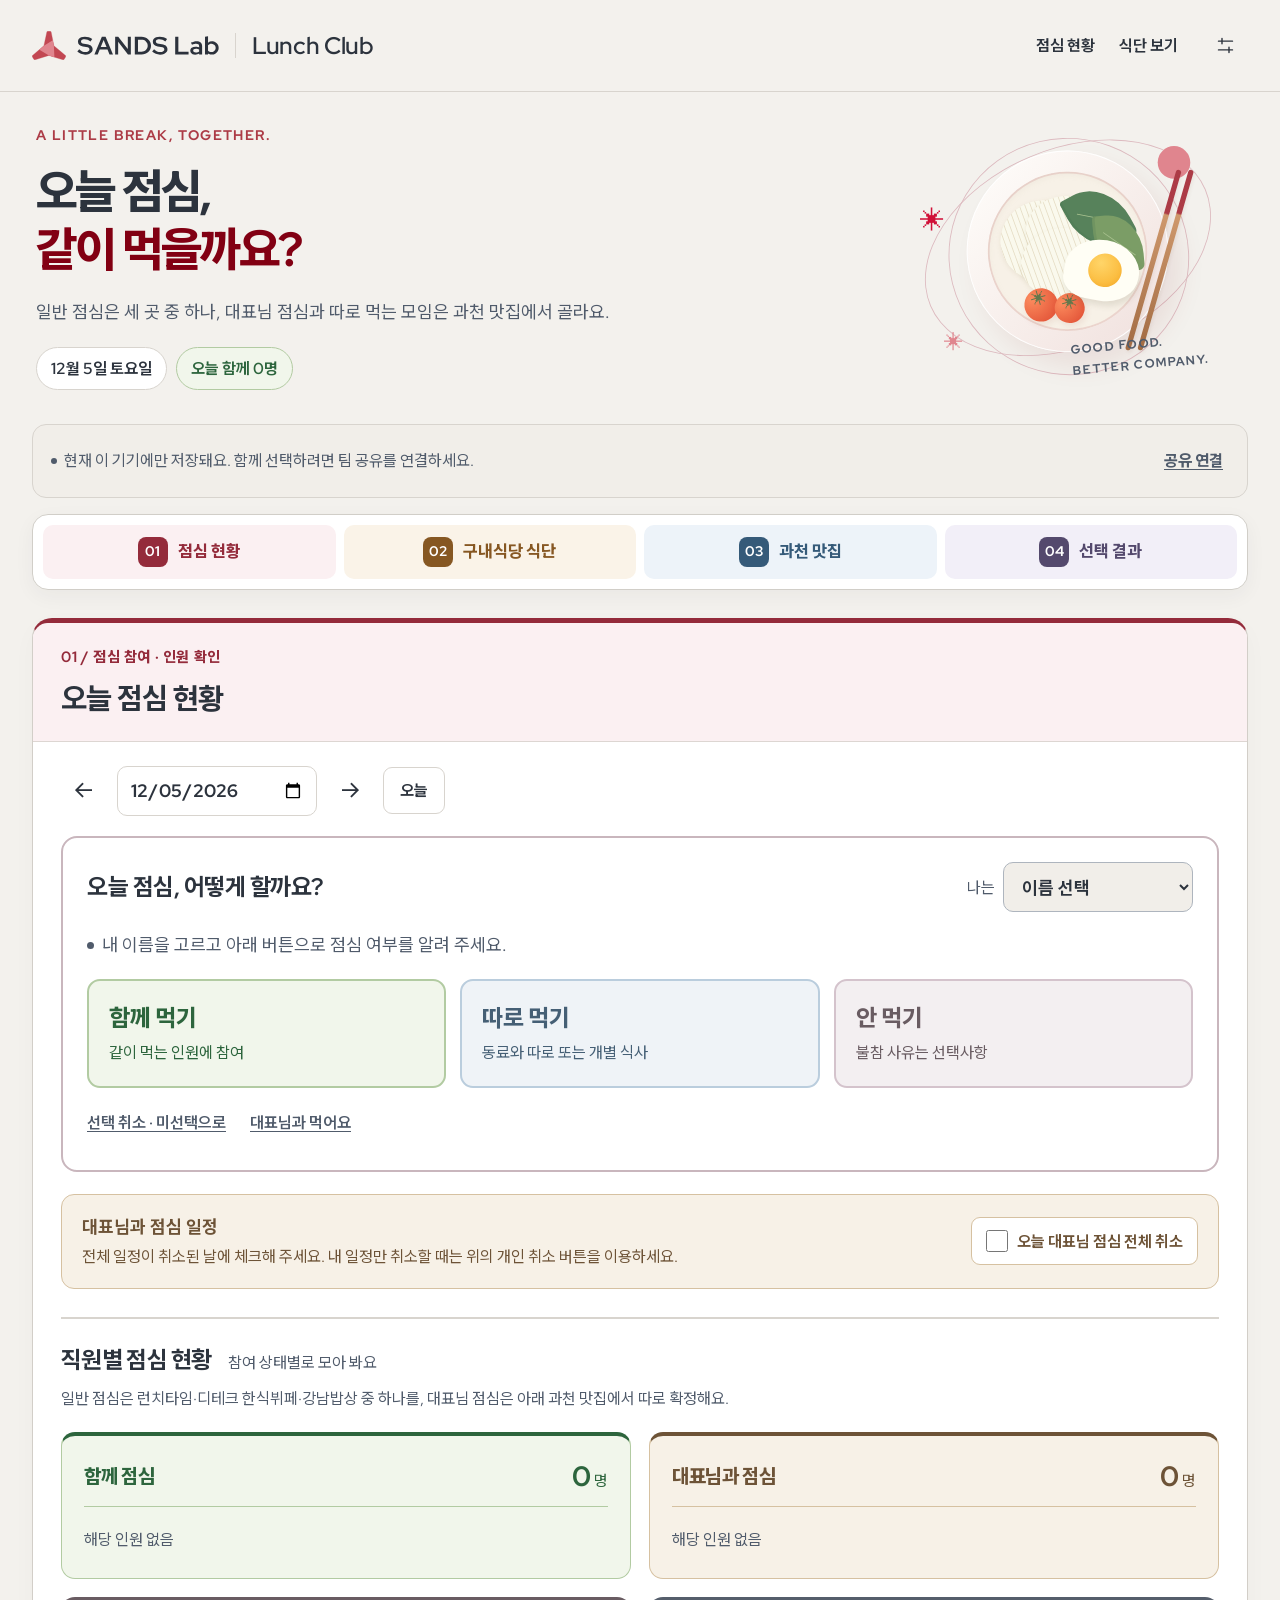
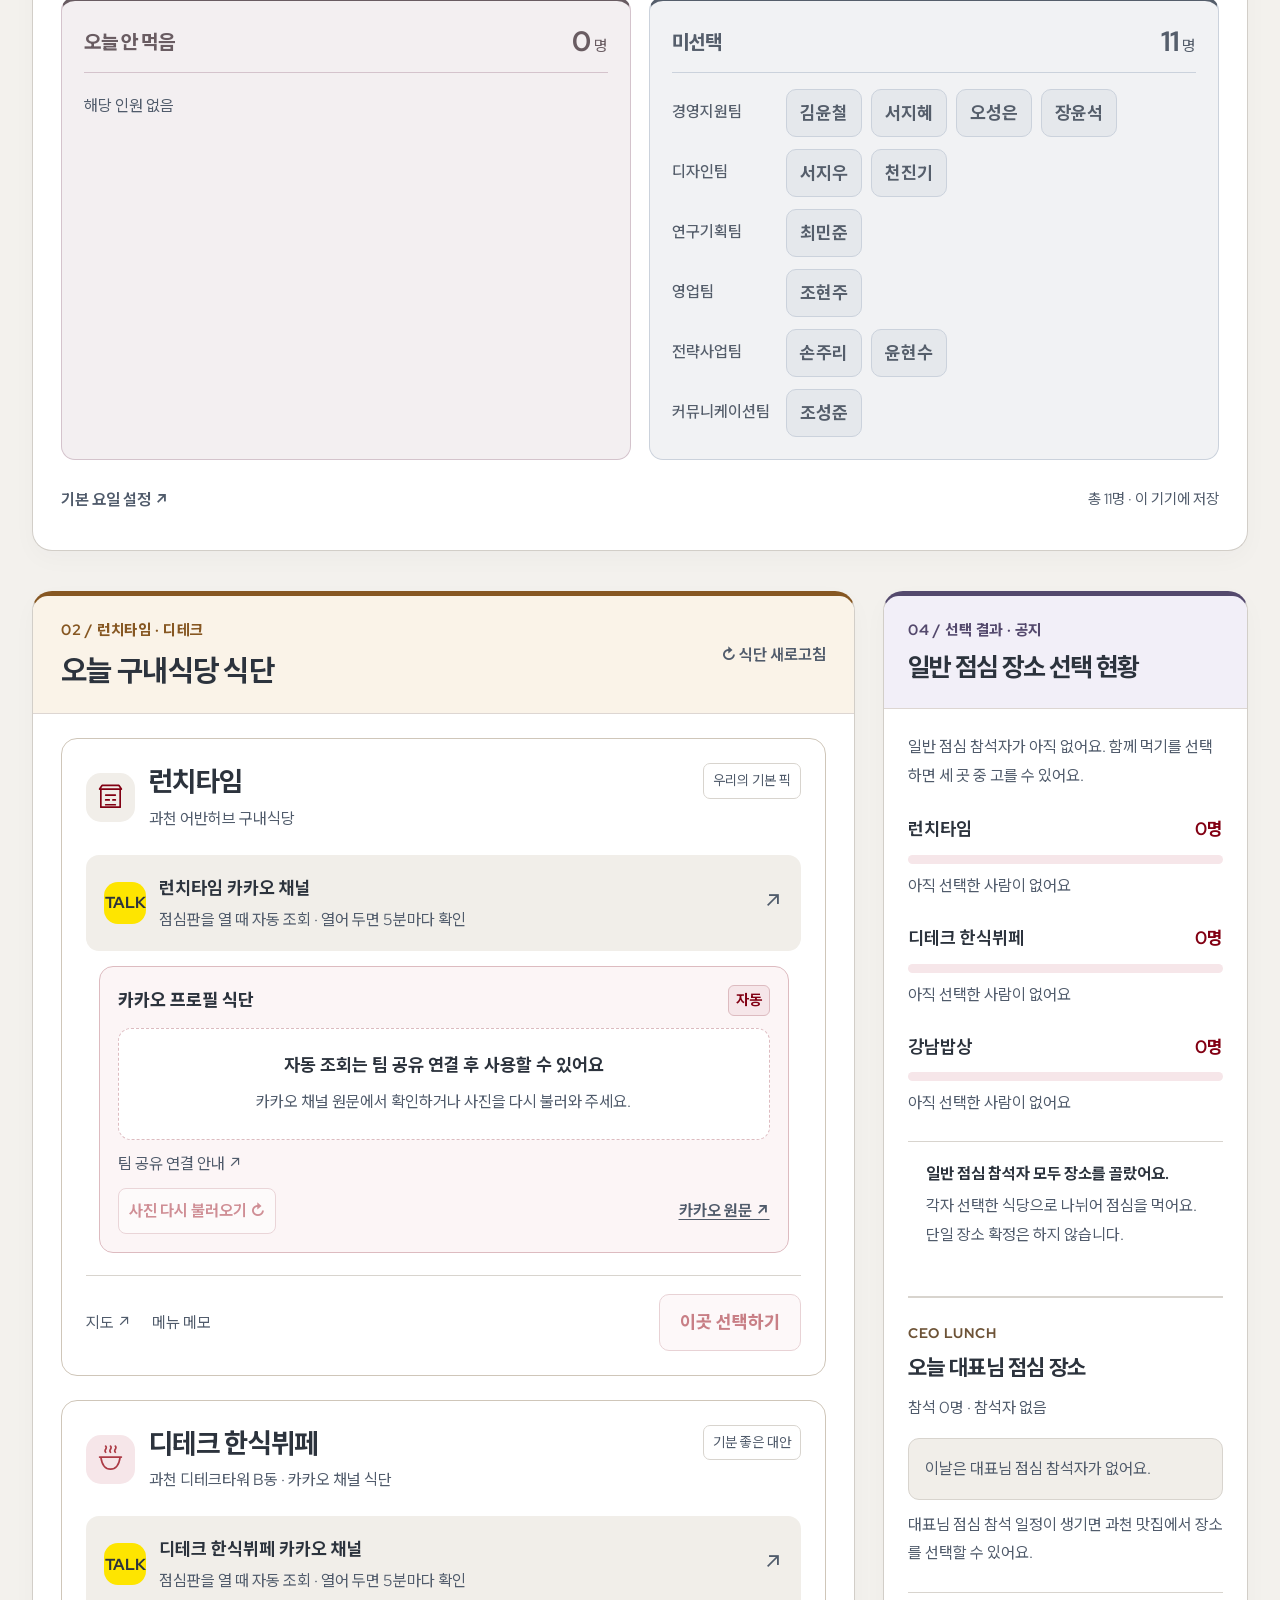
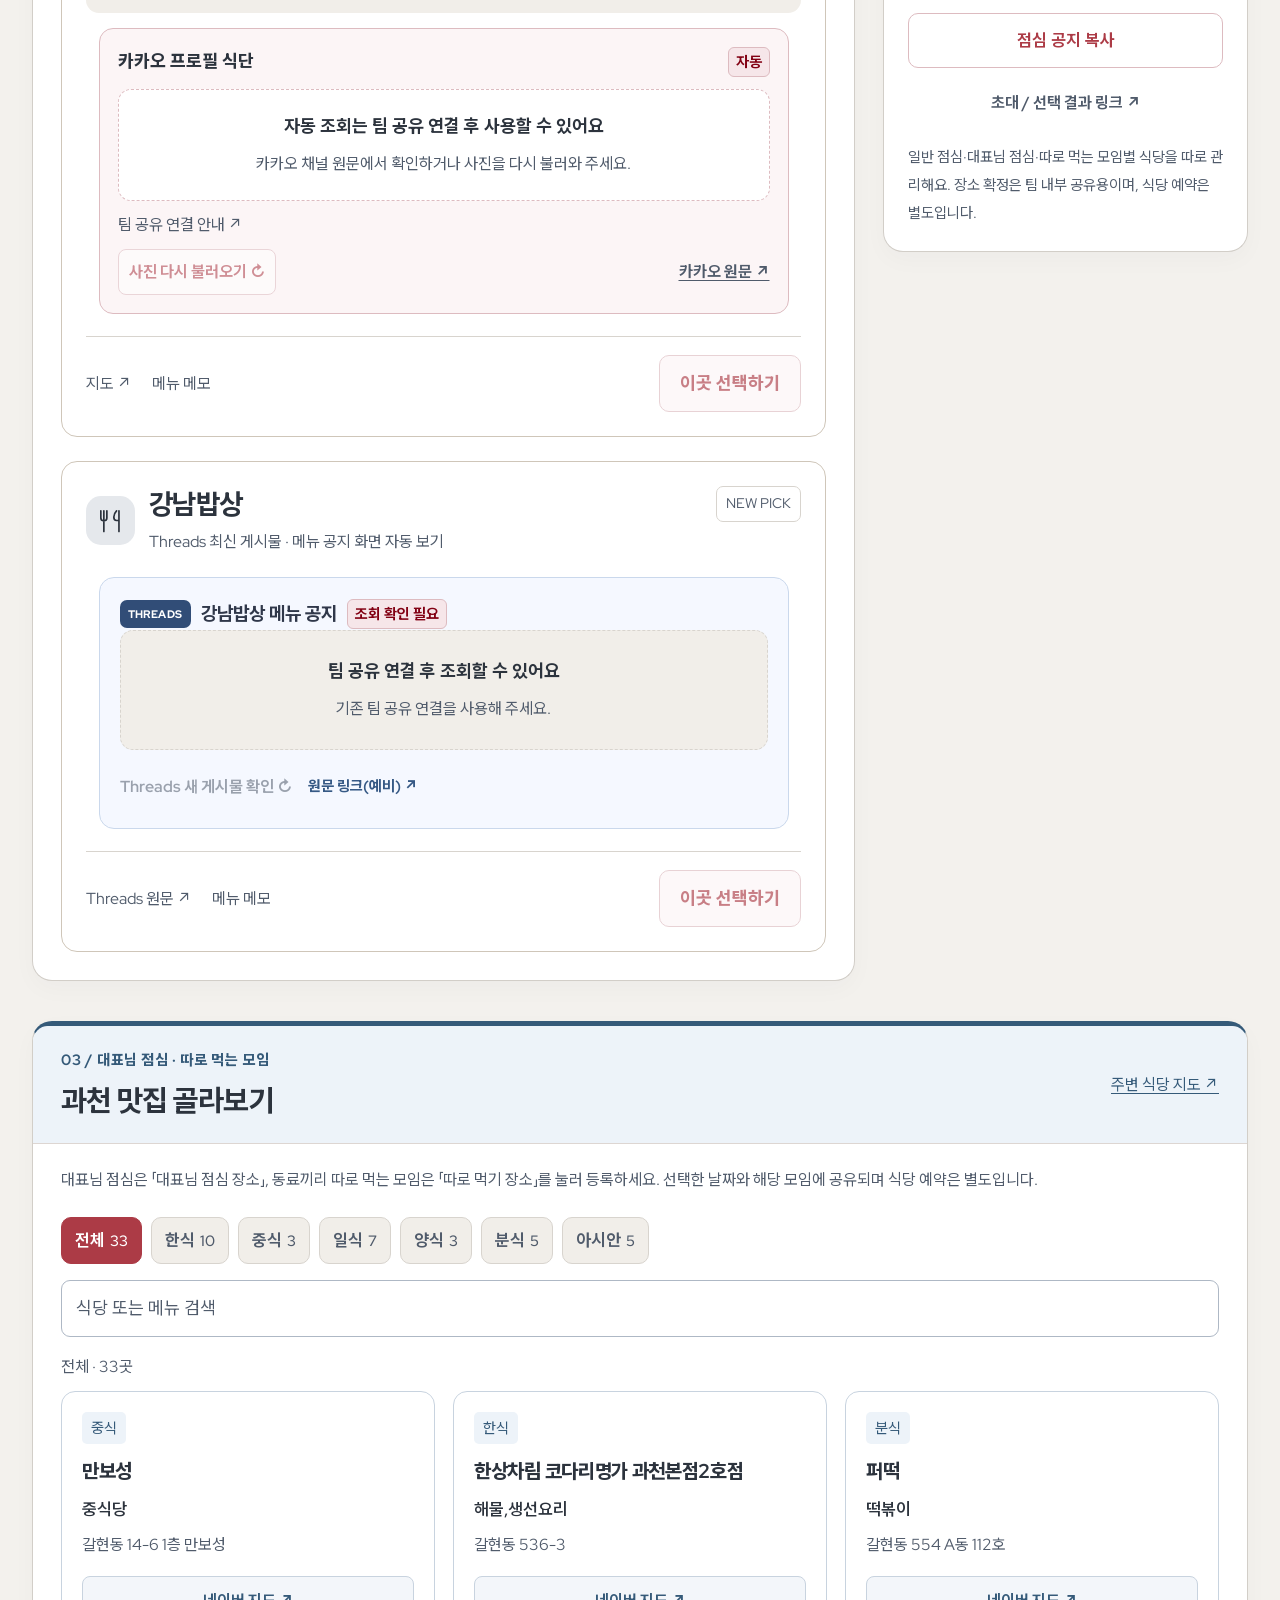
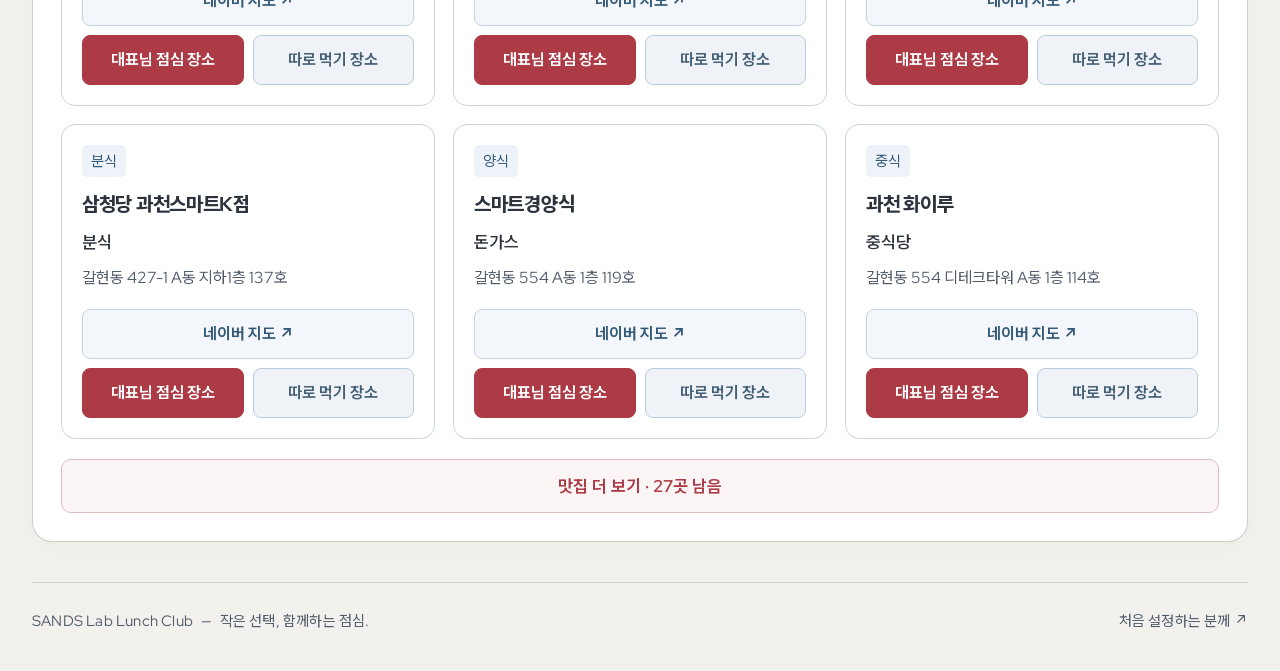
<file: index.html>
<!doctype html>
<html lang="ko">
<head>
  <meta charset="utf-8">
  <meta name="viewport" content="width=device-width,initial-scale=1,viewport-fit=cover">
  <meta name="theme-color" content="#f3f1ed">
  <meta name="referrer" content="no-referrer">
  <meta name="robots" content="noindex,nofollow">
  <meta name="description" content="우리 멤버들의 오늘 점심. 참석 확인부터 식단 비교, 식당 선택까지 한곳에서.">
  <title>오늘 점심 · SANDS Lab Lunch Club</title>
  <link rel="icon" href="assets/favicon.svg?v=20261020-join-alerts" type="image/svg+xml">
  <link rel="preload" href="assets/fonts/red-hat-display-latin.woff2" as="font" type="font/woff2" crossorigin>
  <link rel="preload" href="assets/fonts/pretendard-variable.woff2" as="font" type="font/woff2" crossorigin>
  <link rel="stylesheet" href="styles.css?v=20261126-portrait-menu">
  <script src="core.js?v=20261125-dtech" defer></script>
  <script src="lunchtime-source.js?v=20261020-join-alerts" defer></script>
  <script src="dtech-source.js?v=20261125-dtech" defer></script>
  <script src="threads-menu-source.js?v=20261125-gangnam-review" defer></script>
  <script src="ocr-choice.js?v=20261125-video-ocr" defer></script>
  <script src="restaurant-guide.js?v=20261020-join-alerts" defer></script>
  <script src="app.js?v=20261126-gangnam-auto" defer></script>
</head>
<body>
  <a class="skip-link" href="#main">본문 바로가기</a>
  <header class="site-header">
    <a class="brand" href="./" aria-label="SANDS Lab Lunch Club 홈"><img class="brand-symbol" src="assets/sands-symbol.svg?v=20261020-join-alerts" width="34" height="34" alt=""><img class="brand-wordmark" src="assets/sands-wordmark.svg?v=20261020-join-alerts" width="142" height="32" alt="SANDS Lab"><span class="brand-divider" aria-hidden="true"></span><span class="brand-product">Lunch Club</span></a>
    <nav aria-label="페이지 메뉴"><a href="#peopleSection">점심 현황</a><a href="#menuSection">식단 보기</a><button id="settingsBtn" class="icon-button" aria-label="공유 연결 및 기본 일정 설정"><svg viewBox="0 0 24 24" aria-hidden="true"><path d="M4 7h16M4 17h16M8 4v6m8 4v6"/></svg></button></nav>
  </header>
  <main id="main" class="page">
    <section class="hero" aria-labelledby="heroTitle">
      <div class="hero-copy"><p class="eyebrow">A LITTLE BREAK, TOGETHER.</p><h1 id="heroTitle">오늘 점심,<br><span>같이 먹을까요?</span></h1><p class="hero-description">일반 점심은 세 곳 중 하나, 대표님 점심과 따로 먹는 모임은 과천 맛집에서 골라요.</p><div class="hero-pills"><span id="heroDate" class="pill"></span><span id="heroCount" class="pill soft-green"></span></div></div>
      <div class="hero-art" aria-hidden="true"><div class="sun-dot"></div><div class="orbit orbit-one"></div><div class="orbit orbit-two"></div><div class="plate"><div class="plate-rim"><div class="rice rice-one"></div><div class="rice rice-two"></div><div class="rice rice-three"></div><div class="leaf leaf-one"></div><div class="leaf leaf-two"></div><div class="tomato tomato-one"></div><div class="tomato tomato-two"></div><div class="egg"><i></i></div></div></div><div class="chopstick stick-one"></div><div class="chopstick stick-two"></div><span class="art-label">GOOD FOOD.<br>BETTER COMPANY.</span><span class="spark spark-one">✳</span><span class="spark spark-two">✳</span></div>
    </section>
    <div id="connectionBanner" class="connection-banner" aria-live="polite"></div>
    <nav class="section-jumpnav" aria-label="섹션 바로가기">
      <a class="jump-people" href="#peopleSection"><span aria-hidden="true">01</span>점심 현황</a>
      <a class="jump-menu" href="#menuSection"><span aria-hidden="true">02</span>구내식당 식단</a>
      <a class="jump-guide" href="#guideSection"><span aria-hidden="true">03</span>과천 맛집</a>
      <a class="jump-result" href="#decisionSection"><span aria-hidden="true">04</span>선택 결과</a>
    </nav>
    <section id="peopleSection" class="people-section daily-section surface-section" aria-labelledby="peopleTitle">
      <div class="section-heading"><div><span class="section-kicker">01 / 점심 참여 · 인원 확인</span><h2 id="peopleTitle">오늘 점심 현황</h2></div></div>
      <div class="date-toolbar daily-date-toolbar" role="group" aria-label="날짜와 참여자 선택">
        <div class="date-controls"><button id="prevDate" class="icon-button" aria-label="이전 날">←</button><label class="date-label"><span class="sr-only">점심 날짜</span><input type="date" id="dateInput" min="2020-01-01" max="2099-12-31"></label><button id="nextDate" class="icon-button" aria-label="다음 날">→</button><button id="todayBtn" class="small-button">오늘</button></div>
      </div>
      <section id="myResponsePanel" class="response-panel" aria-labelledby="myResponseTitle">
        <header class="response-heading"><h3 id="myResponseTitle">오늘 점심, 어떻게 할까요?</h3><label class="identity"><span>나는</span><select id="identitySelect" aria-label="내 이름"><option value="">이름 선택</option></select></label></header>
        <div id="myResponseContent"></div>
        <div id="pairInvitations" class="pair-invitations"></div>
      </section>
      <div id="ceoControls" class="ceo-controls"><div><strong>대표님과 점심 일정</strong><p id="ceoControlHint">전체 일정이 취소된 날에 체크해 주세요.</p></div><label class="ceo-cancel-toggle"><input id="ceoCancelled" type="checkbox"><span id="ceoCancelLabel">오늘 대표님 점심 전체 취소</span></label></div>
      <div class="roster-heading"><h3>직원별 점심 현황</h3><span>참여 상태별로 모아 봐요</span></div>
      <p id="availabilityHint" class="section-description"></p>
      <div id="membersGrid" class="daily-groups"></div>
      <section id="pairBoard" class="pair-board" aria-label="따로 먹는 점심 모임" hidden></section>
      <div class="daily-tools"><button class="text-button" data-action="settings">기본 요일 설정 ↗</button><p id="dailySaveNote" class="tiny-note" role="status" aria-live="polite"></p></div>
    </section>
    <div class="main-columns">
      <section id="menuSection" class="menu-section surface-section" aria-labelledby="menuTitle">
        <div class="section-heading"><div><span class="section-kicker">02 / 런치타임 · 디테크</span><h2 id="menuTitle">오늘 구내식당 식단</h2></div><button id="refreshMenu" class="text-button">↻ 식단 새로고침</button></div>
        <div id="restaurantCards" class="restaurant-cards"></div>

      </section>
        <section id="guideSection" class="restaurant-guide surface-section" aria-labelledby="guideTitle">
          <div class="section-heading guide-heading"><div><span class="section-kicker">03 / 대표님 점심 · 따로 먹는 모임</span><h2 id="guideTitle">과천 맛집 골라보기</h2></div><a href="https://naver.me/xSBAzufn" target="_blank" rel="noopener noreferrer">주변 식당 지도 ↗</a></div>
          <p id="guideIntro" class="section-description"></p>
          <div class="guide-tools"><div id="guideFilters" class="guide-filters" role="group" aria-label="음식 종류"></div><label class="guide-search"><span class="sr-only">식당 또는 메뉴 검색</span><input id="guideSearch" type="search" placeholder="식당 또는 메뉴 검색" autocomplete="off"></label></div>
          <p id="guideResultCount" class="guide-result-count" role="status"></p>
          <div id="guideCards" class="guide-cards"></div>
          <p id="guideEmpty" class="guide-empty" hidden></p>
          <button id="guideMore" class="guide-more" data-action="guideMore" hidden>맛집 더 보기</button>
        </section>
      <aside id="decisionSection" class="decision-panel surface-section" aria-labelledby="decisionTitle">
        <div class="section-heading"><div><span class="section-kicker">04 / 선택 결과 · 공지</span><h2 id="decisionTitle">일반 점심 장소 선택 현황</h2></div></div><p id="voteSummary" class="section-description"></p>
        <div id="voteResults"></div>
        <div id="decisionContent"></div>
        <div id="ceoDecisionPanel"></div>
        <div class="share-actions"><button id="copySummary" class="secondary-button">점심 공지 복사</button><button id="shareLink" class="text-button">초대 / 선택 결과 링크 ↗</button></div>
        <p class="tiny-note">일반 점심·대표님 점심·따로 먹는 모임별 식당을 따로 관리해요. 장소 확정은 팀 내부 공유용이며, 식당 예약은 별도입니다.</p>
      </aside>
    </div>
    <footer><span><span class="brand-footer">SANDS Lab Lunch Club</span> <i>—</i> 작은 선택, 함께하는 점심.</span><a href="setup.html">처음 설정하는 분께 ↗</a></footer>
  </main>
  <div id="toast" role="status" class="toast" hidden></div>
  <dialog id="appDialog"><div class="dialog-heading"><h2 id="dialogTitle"></h2><button id="closeDialog" class="icon-button" aria-label="닫기">×</button></div><div id="dialogContent"></div></dialog>
  <noscript><p class="no-script">이 점심판은 JavaScript를 켜야 사용할 수 있습니다. 런치타임과 디테크 식단은 카카오 채널에서도 확인할 수 있어요.</p></noscript>
</body>
</html>
</file>
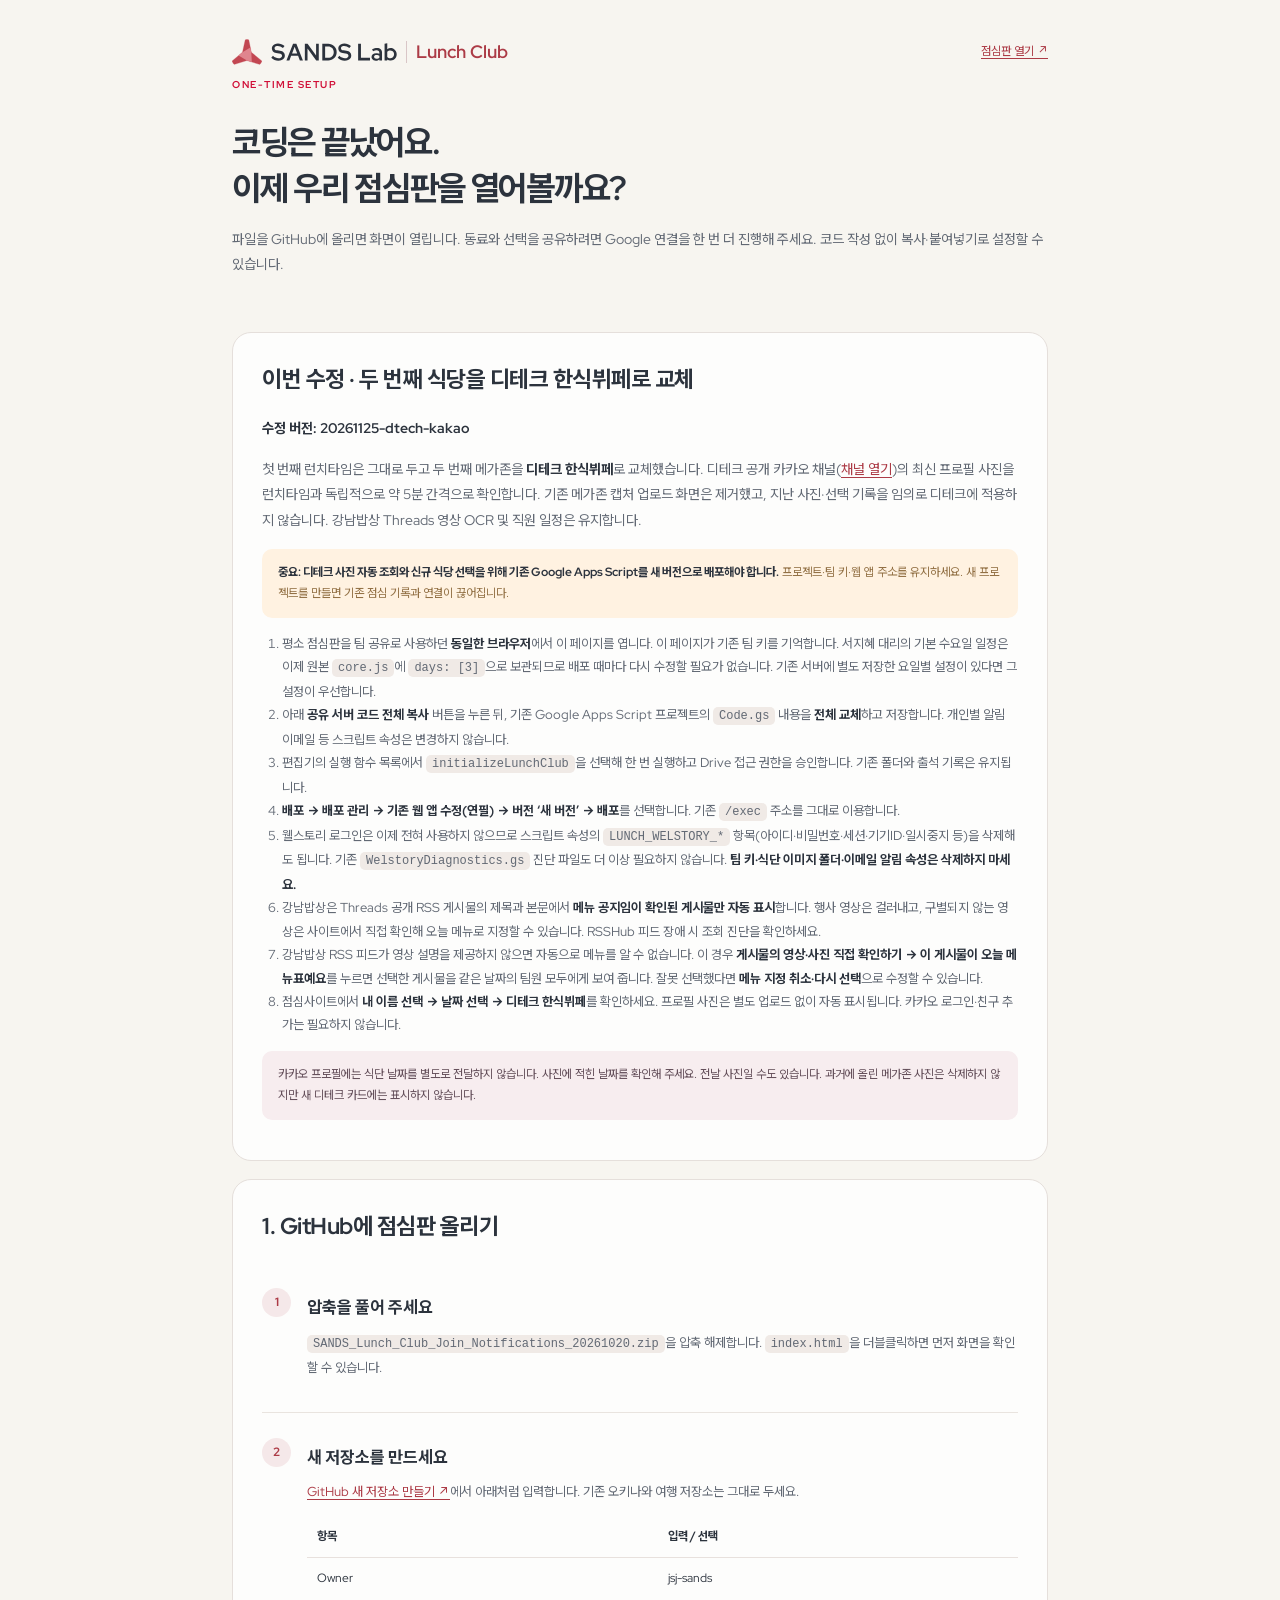
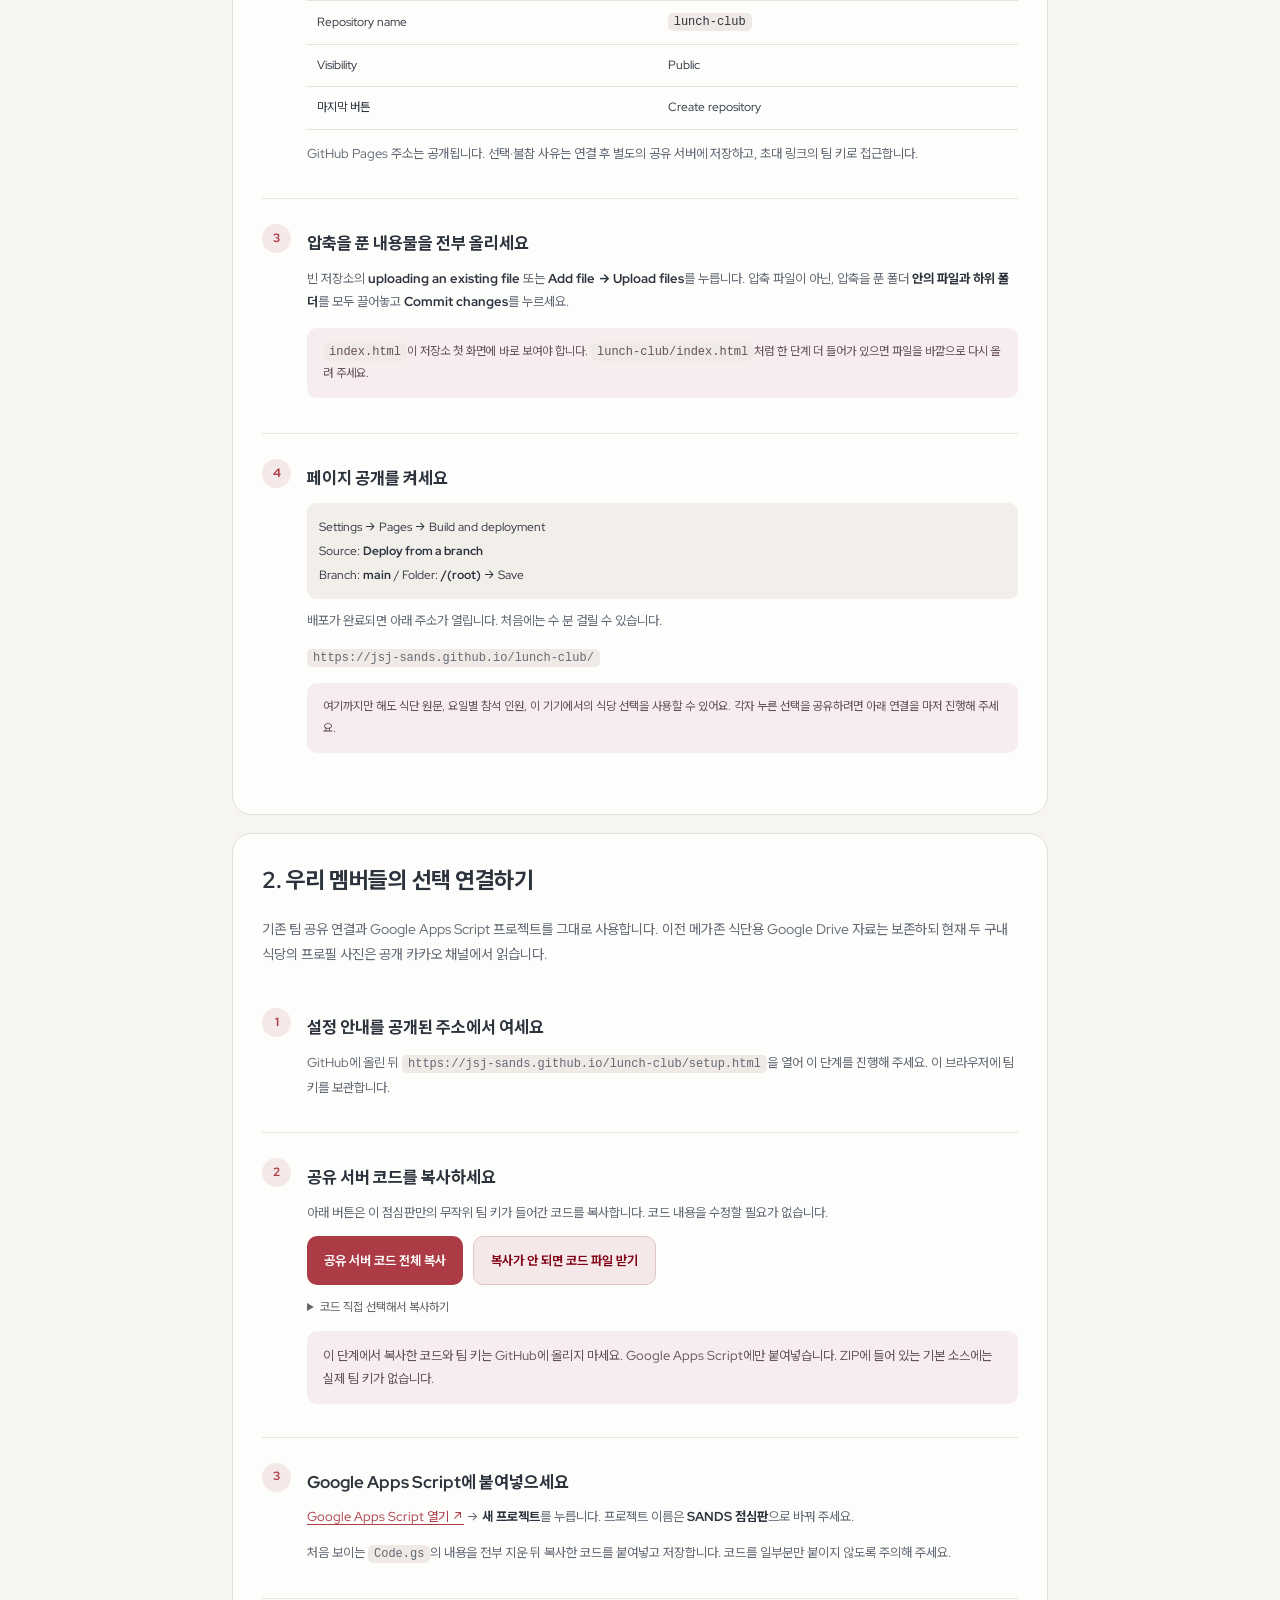
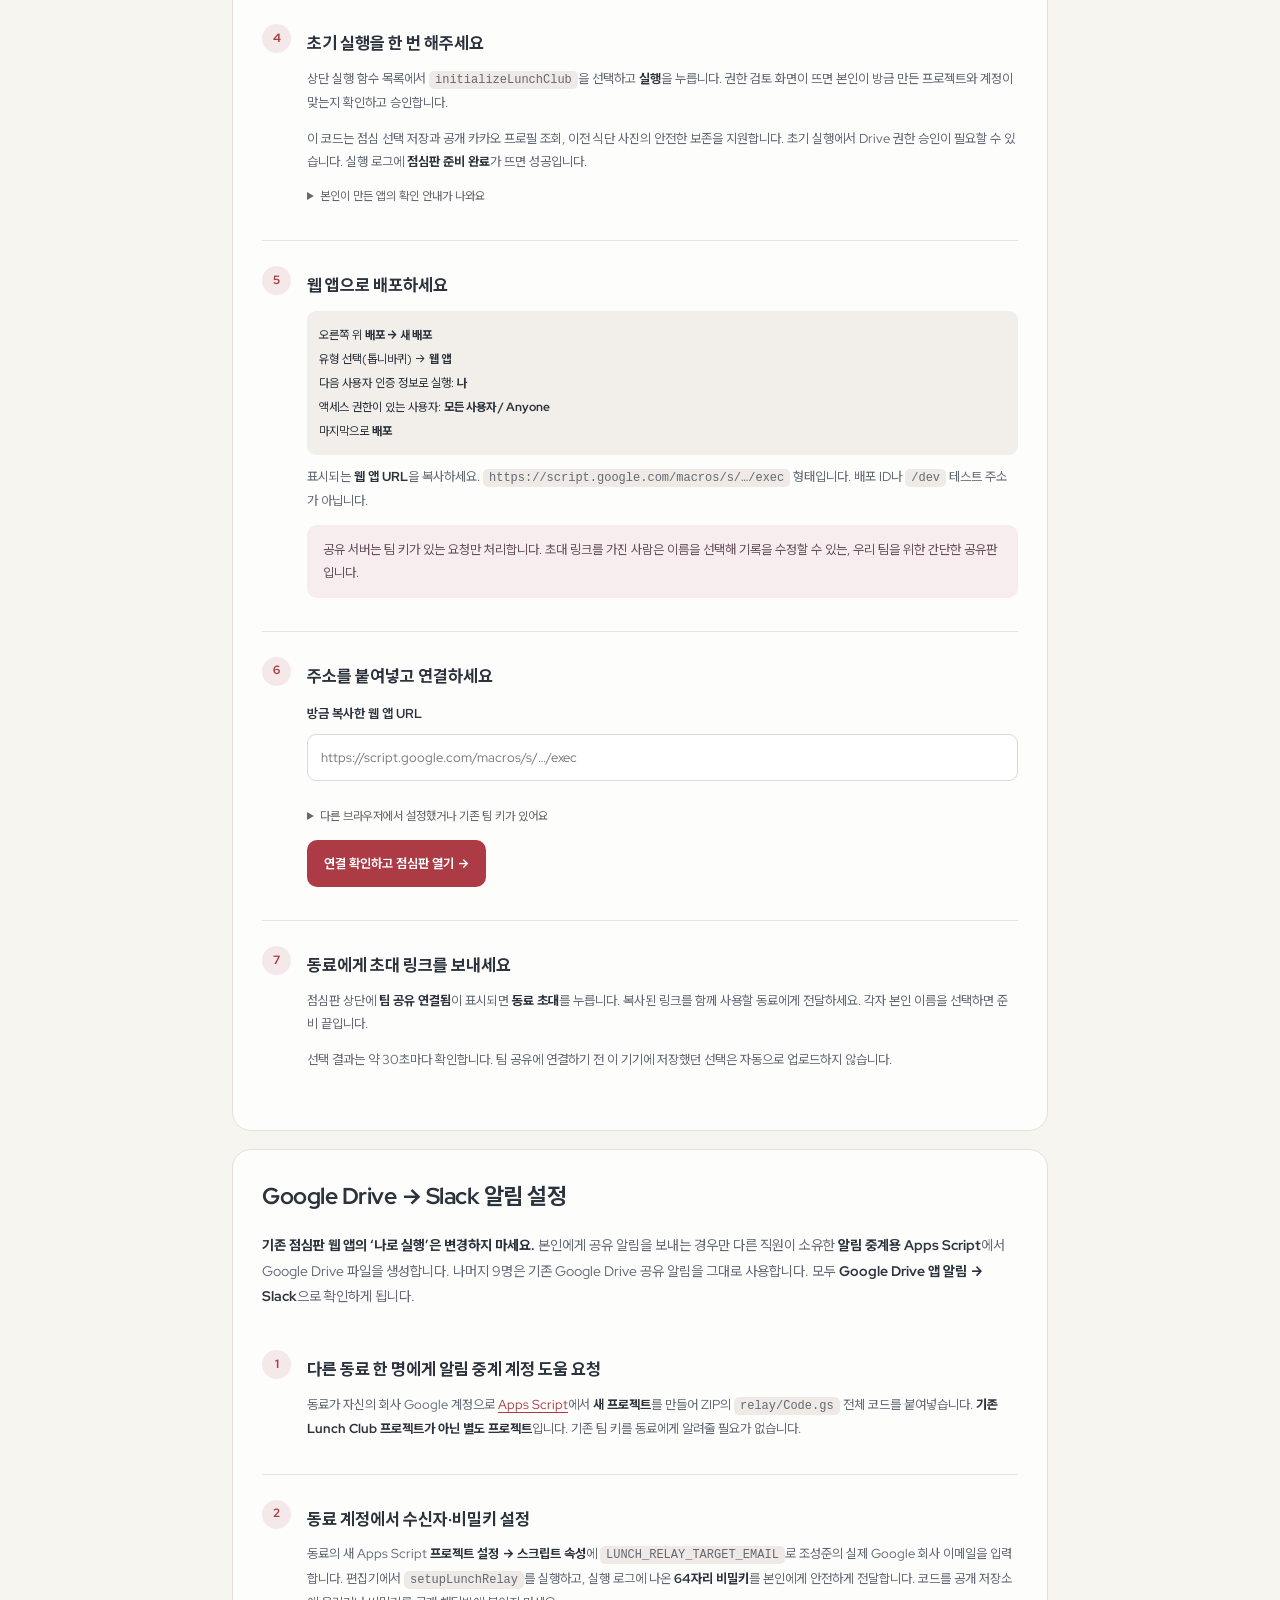
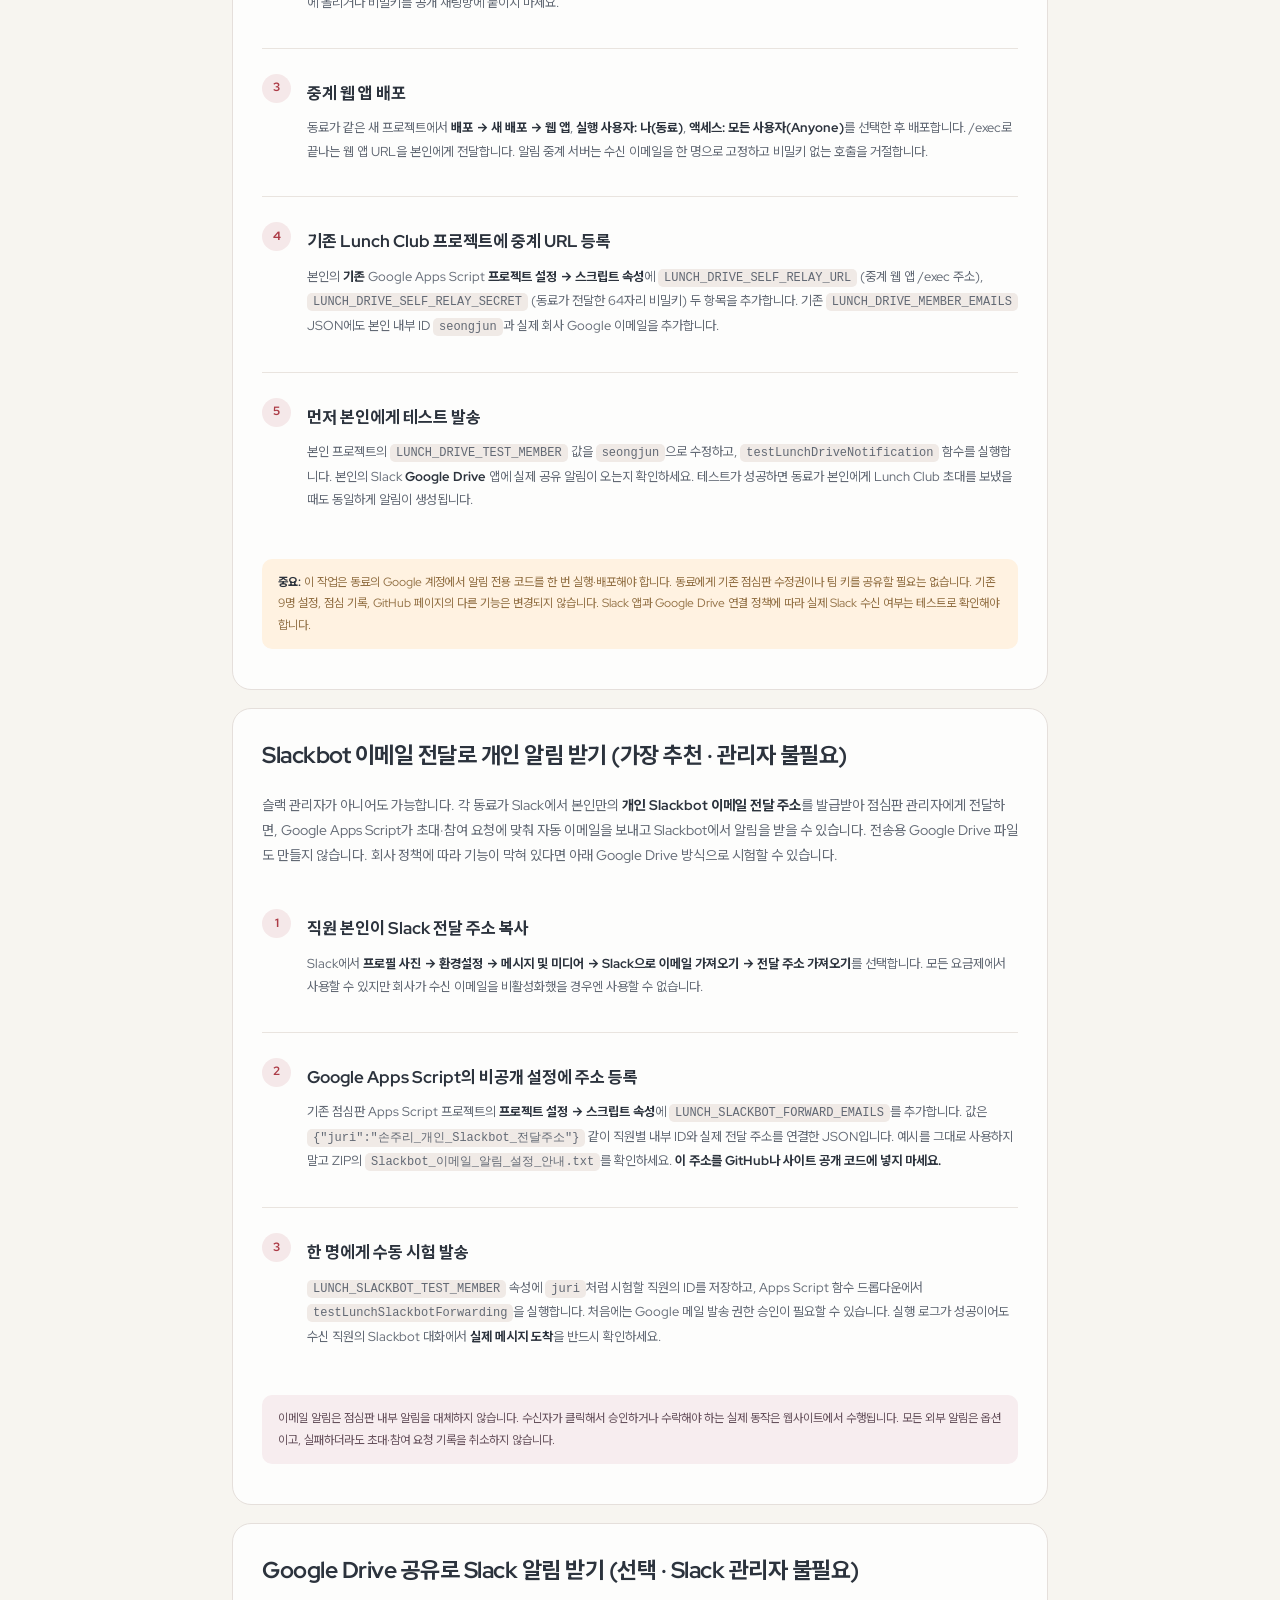
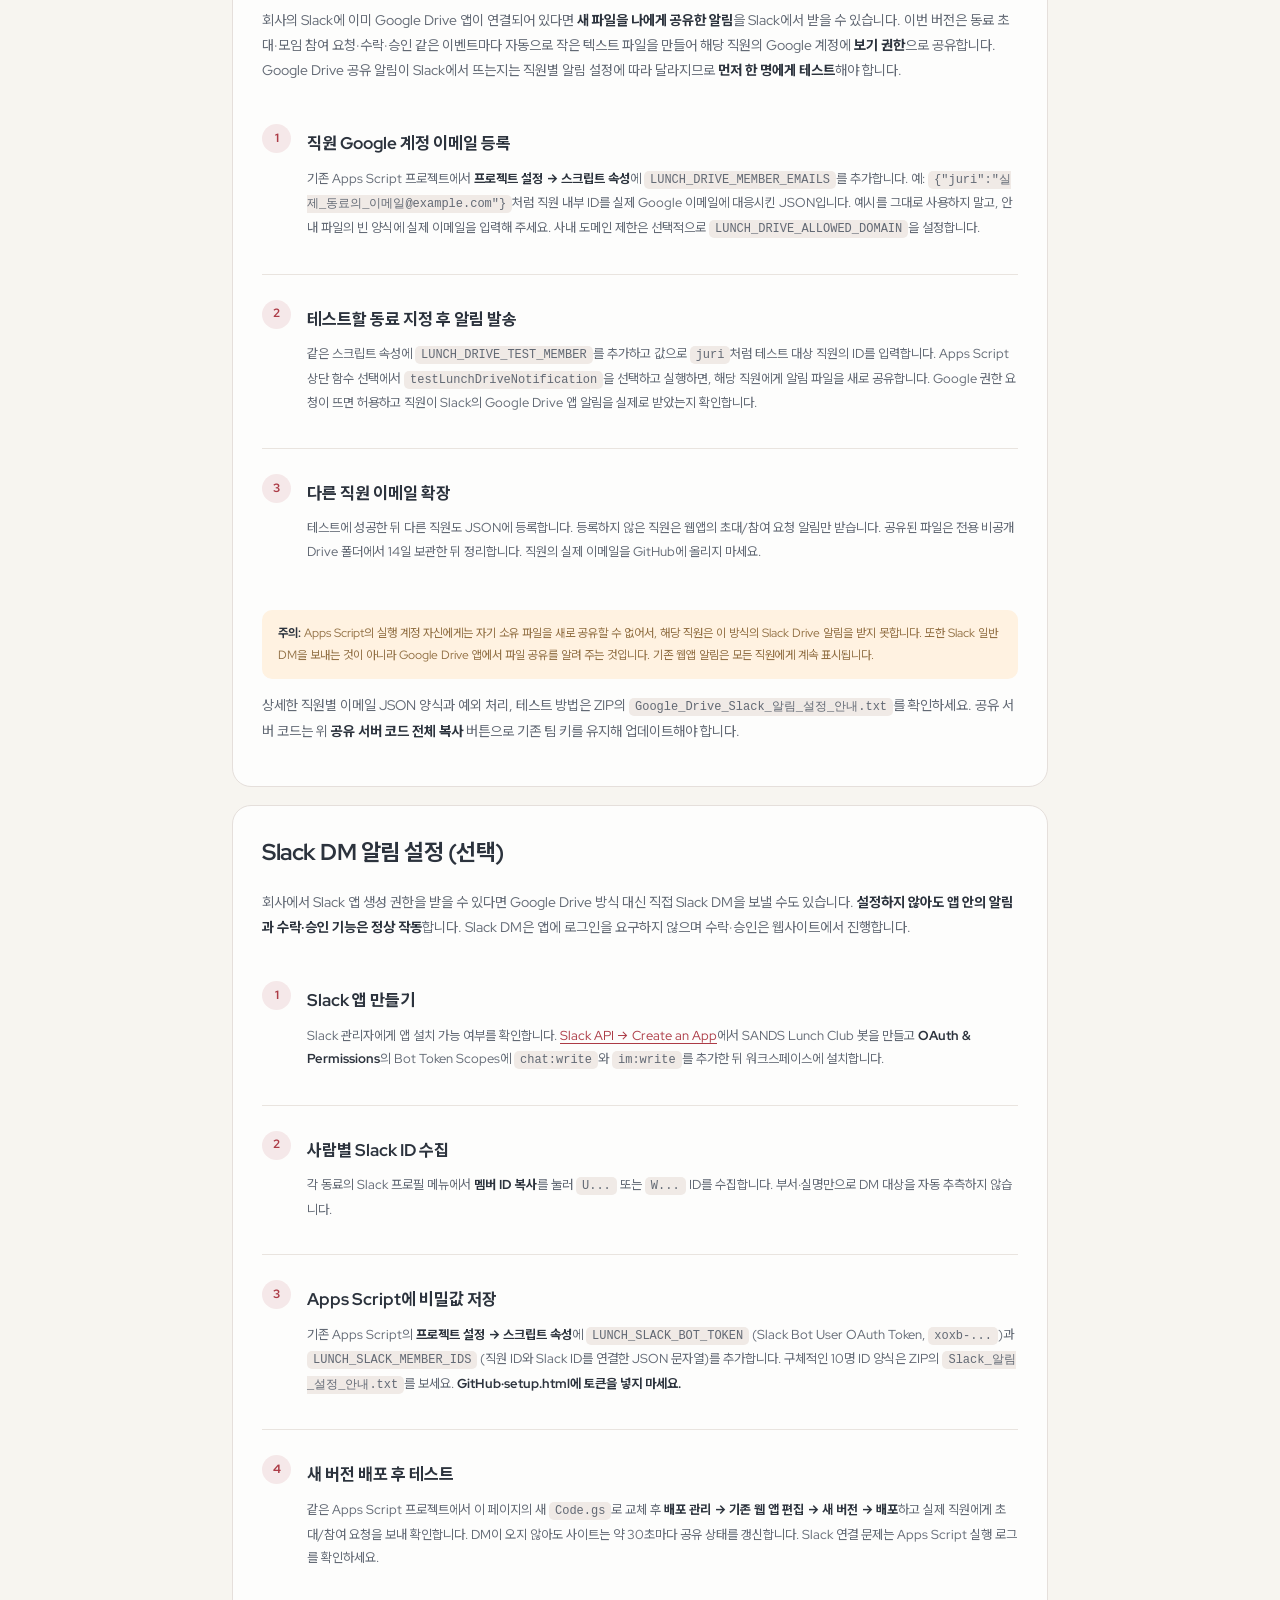
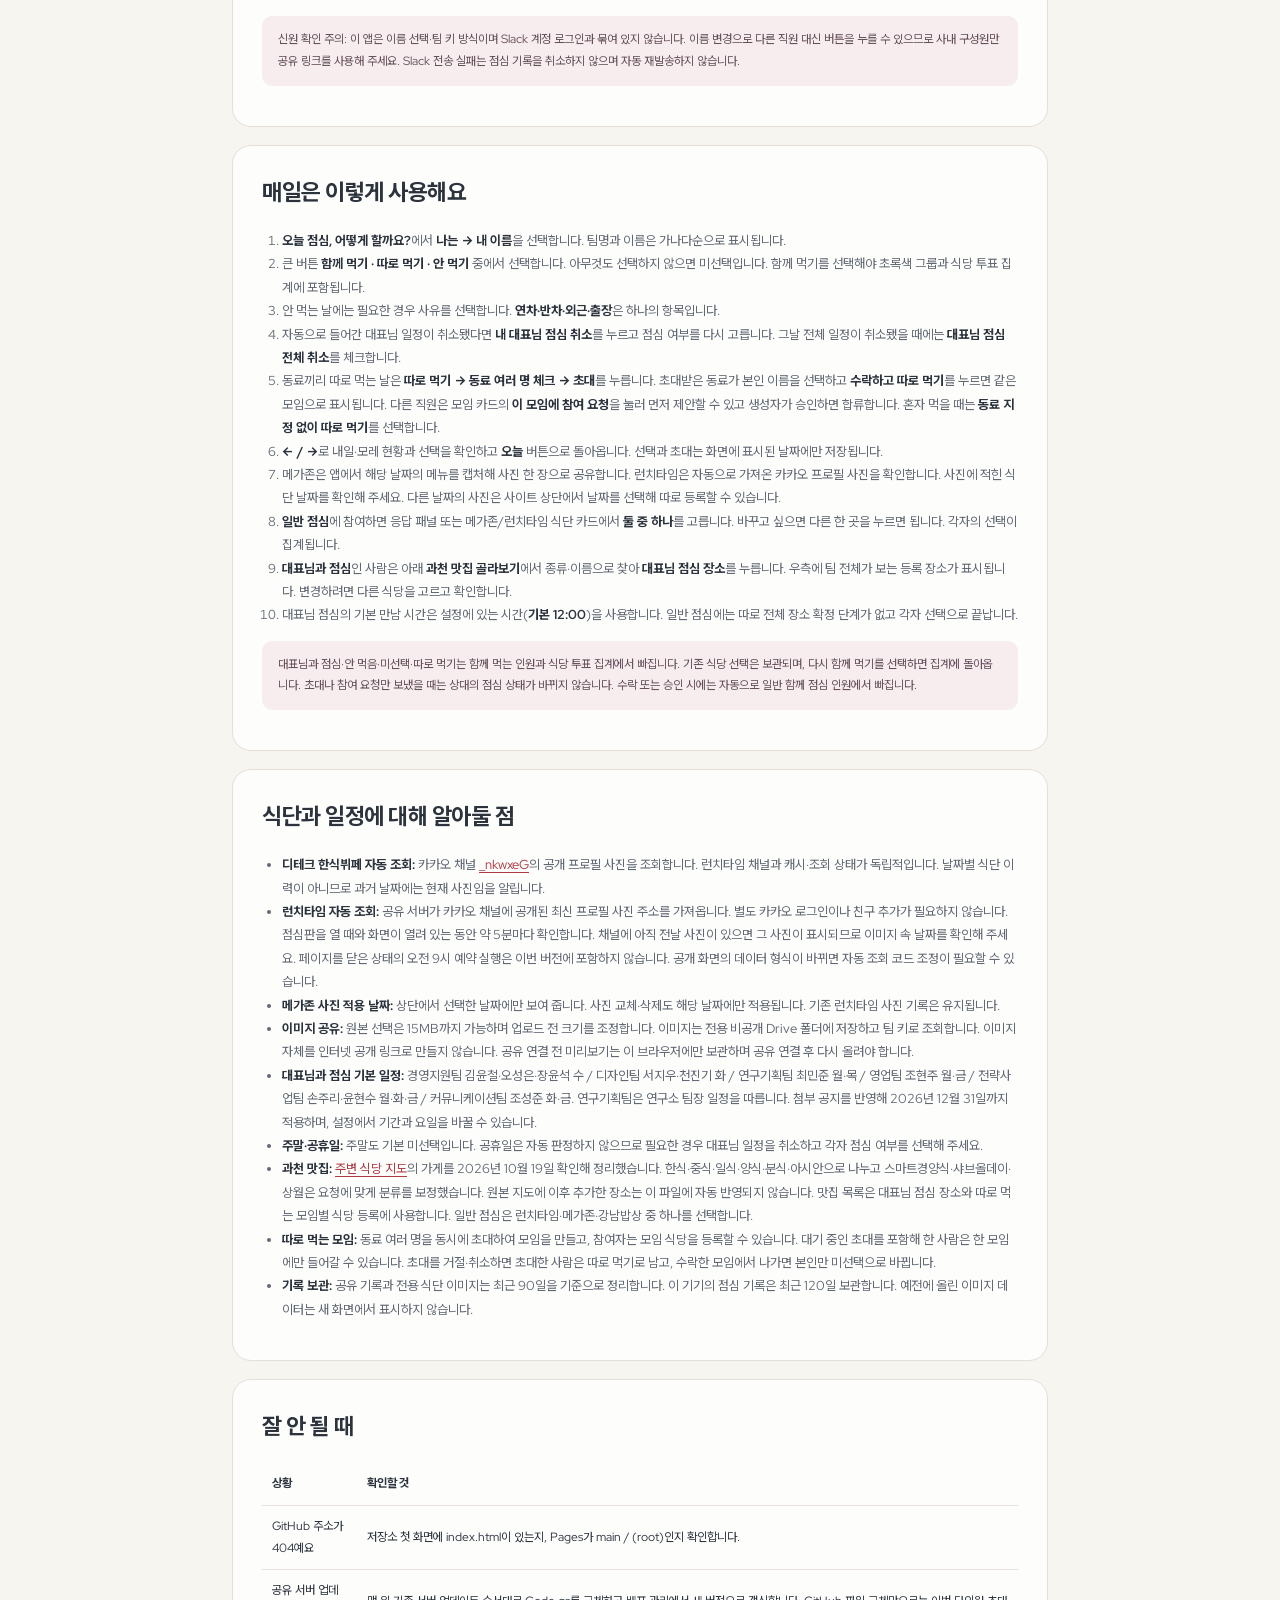
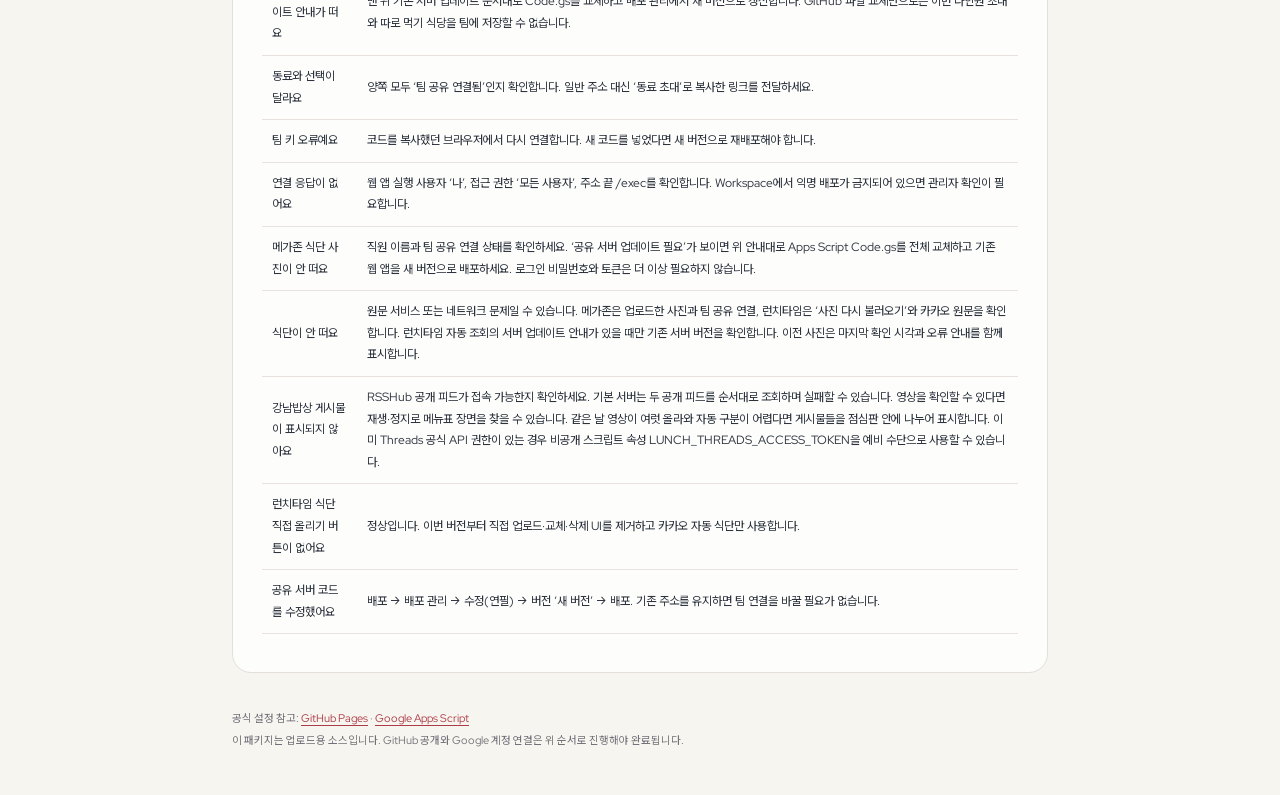
<file: setup.html>
<!doctype html>
<html lang="ko"><head><meta charset="utf-8"><meta name="viewport" content="width=device-width,initial-scale=1"><meta name="robots" content="noindex,nofollow"><meta name="referrer" content="no-referrer"><title>처음 설정하기 · 오늘 점심</title><meta name="theme-color" content="#f7f5f0"><link rel="icon" href="assets/favicon.svg?v=20261020-join-alerts"><style>
@font-face{font-family:"Red Hat Display";font-style:normal;font-weight:300 900;font-display:swap;src:url("assets/fonts/red-hat-display-latin.woff2") format("woff2");unicode-range:U+0000-00FF,U+0131,U+0152-0153,U+02BB-02BC,U+02C6,U+02DA,U+02DC,U+0304,U+0308,U+0329,U+2000-206F,U+2074,U+20AC,U+2122,U+2191,U+2193,U+2212,U+2215,U+FEFF,U+FFFD}
@font-face{font-family:Pretendard;font-style:normal;font-weight:100 900;font-display:swap;src:url("assets/fonts/pretendard-variable.woff2") format("woff2")}
:root{font-family:"Red Hat Display",Pretendard,"Noto Sans KR",-apple-system,BlinkMacSystemFont,"Segoe UI",sans-serif;color:#2c333d;background:#f7f5f0}*{box-sizing:border-box}body{margin:0;line-height:1.8}main{max-width:860px;margin:auto;padding:36px 22px 65px}h1{font-size:34px;letter-spacing:-1.3px;line-height:1.35;margin:25px 0 16px}h2{font-size:23px;letter-spacing:-.5px;margin:0 0 16px}h3{font-size:17px;margin:8px 0}p{margin:8px 0 16px;color:#626974;font-size:14px}a{color:#ac3b46;text-underline-offset:3px}header{display:flex;justify-content:space-between;gap:12px;font-size:12px;align-items:center}.brand{font-weight:800;letter-spacing:1px;display:flex;align-items:center;gap:9px;text-decoration:none}.brand img{width:30px;height:30px}.tag{font-size:10px;color:#d00f37;font-weight:700;letter-spacing:1.5px}.intro{padding-bottom:20px}section{background:#fdfdfc;border:1px solid #e5dfdb;border-radius:19px;padding:26px 29px;margin:18px 0}.step{display:flex;gap:16px;padding:21px 0;border-top:1px solid #e9e4df}.step:first-of-type{border-top:0}.number{background:#f5e8e9;color:#ac3b46;width:29px;height:29px;flex-shrink:0;display:flex;align-items:center;justify-content:center;font-size:12px;border-radius:50%;font-weight:750;margin-top:4px}.step-body{min-width:0;flex:1}.step p{font-size:13px;margin:5px 0 12px}code{font-family:ui-monospace,monospace;background:#f0eae6;padding:2px 6px;border-radius:5px;font-size:12px;overflow-wrap:anywhere}.button,button{font:inherit;font-size:13px;background:#ac3b46;border:0;color:#fff;border-radius:10px;padding:12px 17px;cursor:pointer;display:inline-flex;align-items:center;justify-content:center;text-decoration:none;font-weight:650}.secondary{background:#f5e8e9;color:#820013;border:1px solid #e3c5c9}.note{background:#f7edef;border-radius:10px;padding:13px 16px;color:#65505b;font-size:12px;margin:14px 0}.warn{background:#fff2e1;color:#927044}input,textarea{font:inherit;width:100%;padding:11px 13px;border:1px solid #dfd8d5;border-radius:9px;margin:6px 0 13px;background:#fff;font-size:13px}label{font-size:13px;font-weight:650}textarea{height:210px;font-family:ui-monospace,monospace;font-size:11px}details{margin:12px 0}summary{cursor:pointer;font-size:12px;color:#69656b}table{width:100%;border-collapse:collapse;font-size:12px;margin:12px 0}td,th{border-bottom:1px solid #e8e1dd;padding:10px;text-align:left}.row{display:flex;gap:10px;flex-wrap:wrap}.status{font-size:12px;color:#820013;white-space:pre-wrap}.error{color:#a83346}ul,ol{padding-left:20px;font-size:13px;color:#626974}strong{color:#2c333d}footer{font-size:11px;color:#747079;padding:16px 0;line-height:2}.path{font-size:12px;padding:12px;background:#f2eeea;border-radius:9px;margin:10px 0;line-height:2}button:disabled{opacity:.6;cursor:wait}:focus-visible{outline:3px solid #d00f3770;outline-offset:3px}[hidden]{display:none!important}@media(max-width:550px){h1{font-size:28px}section{padding:22px 18px}.step{gap:11px}main{padding:24px 16px 45px}h2{font-size:21px}table{font-size:11px}td,th{padding:8px 4px}.row>*{width:100%}}

header{flex-wrap:wrap;gap:12px}.brand{gap:9px;min-width:0;letter-spacing:0}.brand .brand-symbol{width:30px;height:30px;flex:none}.brand .brand-wordmark{width:126px;height:28px;object-fit:contain;flex:none}.brand-divider{height:22px;width:1px;background:#d9c6c7;flex:none}.brand-product{font-family:"Red Hat Display",sans-serif;font-size:18px;font-weight:650;white-space:nowrap;color:#ac3b46}header>a:last-child{margin-left:auto;white-space:nowrap}@media(max-width:550px){.brand{gap:7px}.brand .brand-symbol{width:27px;height:27px}.brand .brand-wordmark{width:112px;height:25px}.brand-product{font-size:16px}.brand-divider{height:19px}}
</style></head><body><main>
<header><a class="brand" href="./" aria-label="SANDS Lab Lunch Club 홈"><img class="brand-symbol" src="assets/sands-symbol.svg?v=20261020-join-alerts" width="30" height="30" alt=""><img class="brand-wordmark" src="assets/sands-wordmark.svg?v=20261020-join-alerts" width="126" height="28" alt="SANDS Lab"><span class="brand-divider" aria-hidden="true"></span><span class="brand-product">Lunch Club</span></a><a href="index.html">점심판 열기 ↗</a></header>
<div class="intro"><p class="tag">ONE-TIME SETUP</p><h1>코딩은 끝났어요.<br>이제 우리 점심판을 열어볼까요?</h1><p>파일을 GitHub에 올리면 화면이 열립니다. 동료와 선택을 공유하려면 Google 연결을 한 번 더 진행해 주세요. 코드 작성 없이 복사·붙여넣기로 설정할 수 있습니다.</p></div>
<section id="update">
<h2>이번 수정 · 두 번째 식당을 디테크 한식뷔페로 교체</h2>
<p><strong>수정 버전: 20261125-dtech-kakao</strong></p>
<p>첫 번째 런치타임은 그대로 두고 두 번째 메가존을 <strong>디테크 한식뷔페</strong>로 교체했습니다. 디테크 공개 카카오 채널(<a href="https://pf.kakao.com/_nkwxeG" target="_blank" rel="noopener noreferrer">채널 열기</a>)의 최신 프로필 사진을 런치타임과 독립적으로 약 5분 간격으로 확인합니다. 기존 메가존 캡처 업로드 화면은 제거했고, 지난 사진·선택 기록을 임의로 디테크에 적용하지 않습니다. 강남밥상 Threads 영상 OCR 및 직원 일정은 유지합니다.</p>
<div class="note warn"><strong>중요: 디테크 사진 자동 조회와 신규 식당 선택을 위해 기존 Google Apps Script를 새 버전으로 배포해야 합니다.</strong> 프로젝트·팀 키·웹 앱 주소를 유지하세요. 새 프로젝트를 만들면 기존 점심 기록과 연결이 끊어집니다.</div>
<ol>
<li>평소 점심판을 팀 공유로 사용하던 <strong>동일한 브라우저</strong>에서 이 페이지를 엽니다. 이 페이지가 기존 팀 키를 기억합니다. 서지혜 대리의 기본 수요일 일정은 이제 원본 <code>core.js</code>에 <code>days: [3]</code>으로 보관되므로 배포 때마다 다시 수정할 필요가 없습니다. 기존 서버에 별도 저장한 요일별 설정이 있다면 그 설정이 우선합니다.</li>
<li>아래 <strong>공유 서버 코드 전체 복사</strong> 버튼을 누른 뒤, 기존 Google Apps Script 프로젝트의 <code>Code.gs</code> 내용을 <strong>전체 교체</strong>하고 저장합니다. 개인별 알림 이메일 등 스크립트 속성은 변경하지 않습니다.</li>
<li>편집기의 실행 함수 목록에서 <code>initializeLunchClub</code>을 선택해 한 번 실행하고 Drive 접근 권한을 승인합니다. 기존 폴더와 출석 기록은 유지됩니다.</li>
<li><strong>배포 → 배포 관리 → 기존 웹 앱 수정(연필) → 버전 ‘새 버전’ → 배포</strong>를 선택합니다. 기존 <code>/exec</code> 주소를 그대로 이용합니다.</li>
<li>웰스토리 로그인은 이제 전혀 사용하지 않으므로 스크립트 속성의 <code>LUNCH_WELSTORY_*</code> 항목(아이디·비밀번호·세션·기기ID·일시중지 등)을 삭제해도 됩니다. 기존 <code>WelstoryDiagnostics.gs</code> 진단 파일도 더 이상 필요하지 않습니다. <strong>팀 키·식단 이미지 폴더·이메일 알림 속성은 삭제하지 마세요.</strong></li>
<li>강남밥상은 Threads 공개 RSS 게시물의 제목과 본문에서 <strong>메뉴 공지임이 확인된 게시물만 자동 표시</strong>합니다. 행사 영상은 걸러내고, 구별되지 않는 영상은 사이트에서 직접 확인해 오늘 메뉴로 지정할 수 있습니다. RSSHub 피드 장애 시 조회 진단을 확인하세요.</li>
<li>강남밥상 RSS 피드가 영상 설명을 제공하지 않으면 자동으로 메뉴를 알 수 없습니다. 이 경우 <strong>게시물의 영상·사진 직접 확인하기 → 이 게시물이 오늘 메뉴표예요</strong>를 누르면 선택한 게시물을 같은 날짜의 팀원 모두에게 보여 줍니다. 잘못 선택했다면 <strong>메뉴 지정 취소·다시 선택</strong>으로 수정할 수 있습니다.</li>
<li>점심사이트에서 <strong>내 이름 선택 → 날짜 선택 → 디테크 한식뷔페</strong>를 확인하세요. 프로필 사진은 별도 업로드 없이 자동 표시됩니다. 카카오 로그인·친구 추가는 필요하지 않습니다.</li>
</ol>
<p class="note">카카오 프로필에는 식단 날짜를 별도로 전달하지 않습니다. 사진에 적힌 날짜를 확인해 주세요. 전날 사진일 수도 있습니다. 과거에 올린 메가존 사진은 삭제하지 않지만 새 디테크 카드에는 표시하지 않습니다.</p>
</section>
<section><h2>1. GitHub에 점심판 올리기</h2>
<div class="step"><span class="number">1</span><div class="step-body"><h3>압축을 풀어 주세요</h3><p><code>SANDS_Lunch_Club_Join_Notifications_20261020.zip</code>을 압축 해제합니다. <code>index.html</code>을 더블클릭하면 먼저 화면을 확인할 수 있습니다.</p></div></div>
<div class="step"><span class="number">2</span><div class="step-body"><h3>새 저장소를 만드세요</h3><p><a href="https://github.com/new" target="_blank" rel="noopener noreferrer">GitHub 새 저장소 만들기 ↗</a>에서 아래처럼 입력합니다. 기존 오키나와 여행 저장소는 그대로 두세요.</p><table><tr><th>항목</th><th>입력 / 선택</th></tr><tr><td>Owner</td><td>jsj-sands</td></tr><tr><td>Repository name</td><td><code>lunch-club</code></td></tr><tr><td>Visibility</td><td>Public</td></tr><tr><td>마지막 버튼</td><td>Create repository</td></tr></table><p>GitHub Pages 주소는 공개됩니다. 선택·불참 사유는 연결 후 별도의 공유 서버에 저장하고, 초대 링크의 팀 키로 접근합니다.</p></div></div>
<div class="step"><span class="number">3</span><div class="step-body"><h3>압축을 푼 내용물을 전부 올리세요</h3><p>빈 저장소의 <strong>uploading an existing file</strong> 또는 <strong>Add file → Upload files</strong>를 누릅니다. 압축 파일이 아닌, 압축을 푼 폴더 <strong>안의 파일과 하위 폴더</strong>를 모두 끌어놓고 <strong>Commit changes</strong>를 누르세요.</p><div class="note"><code>index.html</code>이 저장소 첫 화면에 바로 보여야 합니다. <code>lunch-club/index.html</code>처럼 한 단계 더 들어가 있으면 파일을 바깥으로 다시 올려 주세요.</div></div></div>
<div class="step"><span class="number">4</span><div class="step-body"><h3>페이지 공개를 켜세요</h3><div class="path">Settings → Pages → Build and deployment<br>Source: <strong>Deploy from a branch</strong><br>Branch: <strong>main</strong> / Folder: <strong>/(root)</strong> → Save</div><p>배포가 완료되면 아래 주소가 열립니다. 처음에는 수 분 걸릴 수 있습니다.</p><p><code>https://jsj-sands.github.io/lunch-club/</code></p><div class="note">여기까지만 해도 식단 원문, 요일별 참석 인원, 이 기기에서의 식당 선택을 사용할 수 있어요. 각자 누른 선택을 공유하려면 아래 연결을 마저 진행해 주세요.</div></div></div>
</section>
<section><h2>2. 우리 멤버들의 선택 연결하기</h2><p>기존 팀 공유 연결과 Google Apps Script 프로젝트를 그대로 사용합니다. 이전 메가존 식단용 Google Drive 자료는 보존하되 현재 두 구내식당의 프로필 사진은 공개 카카오 채널에서 읽습니다.</p>
<div class="step"><span class="number">1</span><div class="step-body"><h3>설정 안내를 공개된 주소에서 여세요</h3><p>GitHub에 올린 뒤 <code>https://jsj-sands.github.io/lunch-club/setup.html</code>을 열어 이 단계를 진행해 주세요. 이 브라우저에 팀 키를 보관합니다.</p><p id="localNotice" class="note warn" hidden>지금은 다운로드한 파일을 보고 있습니다. GitHub Pages 배포 후 그 주소의 setup.html에서 연결해 주세요.</p></div></div>
<div class="step"><span class="number">2</span><div class="step-body"><h3>공유 서버 코드를 복사하세요</h3><p>아래 버튼은 이 점심판만의 무작위 팀 키가 들어간 코드를 복사합니다. 코드 내용을 수정할 필요가 없습니다.</p><div class="row"><button id="copyCode">공유 서버 코드 전체 복사</button><button id="downloadCode" class="secondary">복사가 안 되면 코드 파일 받기</button></div><p id="codeStatus" class="status" aria-live="polite"></p><details><summary>코드 직접 선택해서 복사하기</summary><textarea id="generatedCode" readonly aria-label="전체 공유 서버 코드"></textarea></details><p class="note">이 단계에서 복사한 코드와 팀 키는 GitHub에 올리지 마세요. Google Apps Script에만 붙여넣습니다. ZIP에 들어 있는 기본 소스에는 실제 팀 키가 없습니다.</p></div></div>
<div class="step"><span class="number">3</span><div class="step-body"><h3>Google Apps Script에 붙여넣으세요</h3><p><a href="https://script.google.com/home/start" target="_blank" rel="noopener noreferrer">Google Apps Script 열기 ↗</a> → <strong>새 프로젝트</strong>를 누릅니다. 프로젝트 이름은 <strong>SANDS 점심판</strong>으로 바꿔 주세요.</p><p>처음 보이는 <code>Code.gs</code>의 내용을 전부 지운 뒤 복사한 코드를 붙여넣고 저장합니다. 코드를 일부분만 붙이지 않도록 주의해 주세요.</p></div></div>
<div class="step"><span class="number">4</span><div class="step-body"><h3>초기 실행을 한 번 해주세요</h3><p>상단 실행 함수 목록에서 <code>initializeLunchClub</code>을 선택하고 <strong>실행</strong>을 누릅니다. 권한 검토 화면이 뜨면 본인이 방금 만든 프로젝트와 계정이 맞는지 확인하고 승인합니다.</p><p>이 코드는 점심 선택 저장과 공개 카카오 프로필 조회, 이전 식단 사진의 안전한 보존을 지원합니다. 초기 실행에서 Drive 권한 승인이 필요할 수 있습니다. 실행 로그에 <strong>점심판 준비 완료</strong>가 뜨면 성공입니다.</p><details><summary>본인이 만든 앱의 확인 안내가 나와요</summary><p>직접 만든 미검증 Apps Script에 Google의 경고 화면이 나올 수 있습니다. 프로젝트가 방금 만든 <strong>SANDS 점심판</strong>인지 확인한 뒤 고급 메뉴의 프로젝트 이동 항목으로 진행하세요. 회사 계정의 관리자가 허용하지 않은 경우에는 관리자에게 허용 가능한 연결 방식을 확인해야 합니다.</p></details></div></div>
<div class="step"><span class="number">5</span><div class="step-body"><h3>웹 앱으로 배포하세요</h3><div class="path">오른쪽 위 <strong>배포 → 새 배포</strong><br>유형 선택(톱니바퀴) → <strong>웹 앱</strong><br>다음 사용자 인증 정보로 실행: <strong>나</strong><br>액세스 권한이 있는 사용자: <strong>모든 사용자 / Anyone</strong><br>마지막으로 <strong>배포</strong></div><p>표시되는 <strong>웹 앱 URL</strong>을 복사하세요. <code>https://script.google.com/macros/s/…/exec</code> 형태입니다. 배포 ID나 <code>/dev</code> 테스트 주소가 아닙니다.</p><p class="note">공유 서버는 팀 키가 있는 요청만 처리합니다. 초대 링크를 가진 사람은 이름을 선택해 기록을 수정할 수 있는, 우리 팀을 위한 간단한 공유판입니다.</p></div></div>
<div class="step"><span class="number">6</span><div class="step-body"><h3>주소를 붙여넣고 연결하세요</h3><form id="connectForm"><label for="endpoint">방금 복사한 웹 앱 URL</label><input id="endpoint" type="url" required placeholder="https://script.google.com/macros/s/…/exec"><details><summary>다른 브라우저에서 설정했거나 기존 팀 키가 있어요</summary><label for="teamKey">팀 키</label><input id="teamKey" type="password" autocomplete="off"><p>처음 코드를 복사한 브라우저에서는 자동 입력됩니다. 기존 연결의 키를 쓸 때만 변경하세요.</p></details><button type="submit" id="connectButton">연결 확인하고 점심판 열기 →</button><p id="connectStatus" class="status" aria-live="polite"></p></form></div></div>
<div class="step"><span class="number">7</span><div class="step-body"><h3>동료에게 초대 링크를 보내세요</h3><p>점심판 상단에 <strong>팀 공유 연결됨</strong>이 표시되면 <strong>동료 초대</strong>를 누릅니다. 복사된 링크를 함께 사용할 동료에게 전달하세요. 각자 본인 이름을 선택하면 준비 끝입니다.</p><p>선택 결과는 약 30초마다 확인합니다. 팀 공유에 연결하기 전 이 기기에 저장했던 선택은 자동으로 업로드하지 않습니다.</p></div></div>
</section>
<section id="selfRelaySetup"><h2>Google Drive → Slack 알림 설정</h2>
<p><strong>기존 점심판 웹 앱의 ‘나로 실행’은 변경하지 마세요.</strong> 본인에게 공유 알림을 보내는 경우만 다른 직원이 소유한 <strong>알림 중계용 Apps Script</strong>에서 Google Drive 파일을 생성합니다. 나머지 9명은 기존 Google Drive 공유 알림을 그대로 사용합니다. 모두 <strong>Google Drive 앱 알림 → Slack</strong>으로 확인하게 됩니다.</p>
<div class="step"><span class="number">1</span><div class="step-body"><h3>다른 동료 한 명에게 알림 중계 계정 도움 요청</h3><p>동료가 자신의 회사 Google 계정으로 <a href="https://script.google.com/home/projects" target="_blank" rel="noopener noreferrer">Apps Script</a>에서 <strong>새 프로젝트</strong>를 만들어 ZIP의 <code>relay/Code.gs</code> 전체 코드를 붙여넣습니다. <strong>기존 Lunch Club 프로젝트가 아닌 별도 프로젝트</strong>입니다. 기존 팀 키를 동료에게 알려줄 필요가 없습니다.</p></div></div>
<div class="step"><span class="number">2</span><div class="step-body"><h3>동료 계정에서 수신자·비밀키 설정</h3><p>동료의 새 Apps Script <strong>프로젝트 설정 → 스크립트 속성</strong>에 <code>LUNCH_RELAY_TARGET_EMAIL</code>로 조성준의 실제 Google 회사 이메일을 입력합니다. 편집기에서 <code>setupLunchRelay</code>를 실행하고, 실행 로그에 나온 <strong>64자리 비밀키</strong>를 본인에게 안전하게 전달합니다. 코드를 공개 저장소에 올리거나 비밀키를 공개 채팅방에 붙이지 마세요.</p></div></div>
<div class="step"><span class="number">3</span><div class="step-body"><h3>중계 웹 앱 배포</h3><p>동료가 같은 새 프로젝트에서 <strong>배포 → 새 배포 → 웹 앱</strong>, <strong>실행 사용자: 나(동료)</strong>, <strong>액세스: 모든 사용자(Anyone)</strong>를 선택한 후 배포합니다. /exec로 끝나는 웹 앱 URL을 본인에게 전달합니다. 알림 중계 서버는 수신 이메일을 한 명으로 고정하고 비밀키 없는 호출을 거절합니다.</p></div></div>
<div class="step"><span class="number">4</span><div class="step-body"><h3>기존 Lunch Club 프로젝트에 중계 URL 등록</h3><p>본인의 <strong>기존</strong> Google Apps Script <strong>프로젝트 설정 → 스크립트 속성</strong>에 <code>LUNCH_DRIVE_SELF_RELAY_URL</code> (중계 웹 앱 /exec 주소), <code>LUNCH_DRIVE_SELF_RELAY_SECRET</code> (동료가 전달한 64자리 비밀키) 두 항목을 추가합니다. 기존 <code>LUNCH_DRIVE_MEMBER_EMAILS</code> JSON에도 본인 내부 ID <code>seongjun</code>과 실제 회사 Google 이메일을 추가합니다.</p></div></div>
<div class="step"><span class="number">5</span><div class="step-body"><h3>먼저 본인에게 테스트 발송</h3><p>본인 프로젝트의 <code>LUNCH_DRIVE_TEST_MEMBER</code> 값을 <code>seongjun</code>으로 수정하고, <code>testLunchDriveNotification</code> 함수를 실행합니다. 본인의 Slack <strong>Google Drive</strong> 앱에 실제 공유 알림이 오는지 확인하세요. 테스트가 성공하면 동료가 본인에게 Lunch Club 초대를 보냈을 때도 동일하게 알림이 생성됩니다.</p></div></div>
<p class="note warn"><strong>중요:</strong> 이 작업은 동료의 Google 계정에서 알림 전용 코드를 한 번 실행·배포해야 합니다. 동료에게 기존 점심판 수정권이나 팀 키를 공유할 필요는 없습니다. 기존 9명 설정, 점심 기록, GitHub 페이지의 다른 기능은 변경되지 않습니다. Slack 앱과 Google Drive 연결 정책에 따라 실제 Slack 수신 여부는 테스트로 확인해야 합니다.</p></section>
<section id="slackbotForward"><h2>Slackbot 이메일 전달로 개인 알림 받기 (가장 추천 · 관리자 불필요)</h2>
<p>슬랙 관리자가 아니어도 가능합니다. 각 동료가 Slack에서 본인만의 <strong>개인 Slackbot 이메일 전달 주소</strong>를 발급받아 점심판 관리자에게 전달하면, Google Apps Script가 초대·참여 요청에 맞춰 자동 이메일을 보내고 Slackbot에서 알림을 받을 수 있습니다. 전송용 Google Drive 파일도 만들지 않습니다. 회사 정책에 따라 기능이 막혀 있다면 아래 Google Drive 방식으로 시험할 수 있습니다.</p>
<div class="step"><span class="number">1</span><div class="step-body"><h3>직원 본인이 Slack 전달 주소 복사</h3><p>Slack에서 <strong>프로필 사진 → 환경설정 → 메시지 및 미디어 → Slack으로 이메일 가져오기 → 전달 주소 가져오기</strong>를 선택합니다. 모든 요금제에서 사용할 수 있지만 회사가 수신 이메일을 비활성화했을 경우엔 사용할 수 없습니다.</p></div></div>
<div class="step"><span class="number">2</span><div class="step-body"><h3>Google Apps Script의 비공개 설정에 주소 등록</h3><p>기존 점심판 Apps Script 프로젝트의 <strong>프로젝트 설정 → 스크립트 속성</strong>에 <code>LUNCH_SLACKBOT_FORWARD_EMAILS</code>를 추가합니다. 값은 <code>{"juri":"손주리_개인_Slackbot_전달주소"}</code> 같이 직원별 내부 ID와 실제 전달 주소를 연결한 JSON입니다. 예시를 그대로 사용하지 말고 ZIP의 <code>Slackbot_이메일_알림_설정_안내.txt</code>를 확인하세요. <strong>이 주소를 GitHub나 사이트 공개 코드에 넣지 마세요.</strong></p></div></div>
<div class="step"><span class="number">3</span><div class="step-body"><h3>한 명에게 수동 시험 발송</h3><p><code>LUNCH_SLACKBOT_TEST_MEMBER</code> 속성에 <code>juri</code>처럼 시험할 직원의 ID를 저장하고, Apps Script 함수 드롭다운에서 <code>testLunchSlackbotForwarding</code>을 실행합니다. 처음에는 Google 메일 발송 권한 승인이 필요할 수 있습니다. 실행 로그가 성공이어도 수신 직원의 Slackbot 대화에서 <strong>실제 메시지 도착</strong>을 반드시 확인하세요.</p></div></div>
<p class="note">이메일 알림은 점심판 내부 알림을 대체하지 않습니다. 수신자가 클릭해서 승인하거나 수락해야 하는 실제 동작은 웹사이트에서 수행됩니다. 모든 외부 알림은 옵션이고, 실패하더라도 초대·참여 요청 기록을 취소하지 않습니다.</p></section>
<section id="driveNoticeSetup"><h2>Google Drive 공유로 Slack 알림 받기 (선택 · Slack 관리자 불필요)</h2>
<p>회사의 Slack에 이미 Google Drive 앱이 연결되어 있다면 <strong>새 파일을 나에게 공유한 알림</strong>을 Slack에서 받을 수 있습니다. 이번 버전은 동료 초대·모임 참여 요청·수락·승인 같은 이벤트마다 자동으로 작은 텍스트 파일을 만들어 해당 직원의 Google 계정에 <strong>보기 권한</strong>으로 공유합니다. Google Drive 공유 알림이 Slack에서 뜨는지는 직원별 알림 설정에 따라 달라지므로 <strong>먼저 한 명에게 테스트</strong>해야 합니다.</p>
<div class="step"><span class="number">1</span><div class="step-body"><h3>직원 Google 계정 이메일 등록</h3><p>기존 Apps Script 프로젝트에서 <strong>프로젝트 설정 → 스크립트 속성</strong>에 <code>LUNCH_DRIVE_MEMBER_EMAILS</code>를 추가합니다. 예: <code>{"juri":"실제_동료의_이메일@example.com"}</code>처럼 직원 내부 ID를 실제 Google 이메일에 대응시킨 JSON입니다. 예시를 그대로 사용하지 말고, 안내 파일의 빈 양식에 실제 이메일을 입력해 주세요. 사내 도메인 제한은 선택적으로 <code>LUNCH_DRIVE_ALLOWED_DOMAIN</code>을 설정합니다.</p></div></div>
<div class="step"><span class="number">2</span><div class="step-body"><h3>테스트할 동료 지정 후 알림 발송</h3><p>같은 스크립트 속성에 <code>LUNCH_DRIVE_TEST_MEMBER</code>를 추가하고 값으로 <code>juri</code>처럼 테스트 대상 직원의 ID를 입력합니다. Apps Script 상단 함수 선택에서 <code>testLunchDriveNotification</code>을 선택하고 실행하면, 해당 직원에게 알림 파일을 새로 공유합니다. Google 권한 요청이 뜨면 허용하고 직원이 Slack의 Google Drive 앱 알림을 실제로 받았는지 확인합니다.</p></div></div>
<div class="step"><span class="number">3</span><div class="step-body"><h3>다른 직원 이메일 확장</h3><p>테스트에 성공한 뒤 다른 직원도 JSON에 등록합니다. 등록하지 않은 직원은 웹앱의 초대/참여 요청 알림만 받습니다. 공유된 파일은 전용 비공개 Drive 폴더에서 14일 보관한 뒤 정리합니다. 직원의 실제 이메일을 GitHub에 올리지 마세요.</p></div></div>
<p class="note warn"><strong>주의:</strong> Apps Script의 실행 계정 자신에게는 자기 소유 파일을 새로 공유할 수 없어서, 해당 직원은 이 방식의 Slack Drive 알림을 받지 못합니다. 또한 Slack 일반 DM을 보내는 것이 아니라 Google Drive 앱에서 파일 공유를 알려 주는 것입니다. 기존 웹앱 알림은 모든 직원에게 계속 표시됩니다.</p>
<p>상세한 직원별 이메일 JSON 양식과 예외 처리, 테스트 방법은 ZIP의 <code>Google_Drive_Slack_알림_설정_안내.txt</code>를 확인하세요. 공유 서버 코드는 위 <strong>공유 서버 코드 전체 복사</strong> 버튼으로 기존 팀 키를 유지해 업데이트해야 합니다.</p></section>
<section id="slackSetup"><h2>Slack DM 알림 설정 (선택)</h2><p>회사에서 Slack 앱 생성 권한을 받을 수 있다면 Google Drive 방식 대신 직접 Slack DM을 보낼 수도 있습니다. <strong>설정하지 않아도 앱 안의 알림과 수락·승인 기능은 정상 작동</strong>합니다. Slack DM은 앱에 로그인을 요구하지 않으며 수락·승인은 웹사이트에서 진행합니다.</p>
<div class="step"><span class="number">1</span><div class="step-body"><h3>Slack 앱 만들기</h3><p>Slack 관리자에게 앱 설치 가능 여부를 확인합니다. <a href="https://api.slack.com/apps" target="_blank" rel="noopener noreferrer">Slack API → Create an App</a>에서 SANDS Lunch Club 봇을 만들고 <strong>OAuth &amp; Permissions</strong>의 Bot Token Scopes에 <code>chat:write</code>와 <code>im:write</code>를 추가한 뒤 워크스페이스에 설치합니다.</p></div></div>
<div class="step"><span class="number">2</span><div class="step-body"><h3>사람별 Slack ID 수집</h3><p>각 동료의 Slack 프로필 메뉴에서 <strong>멤버 ID 복사</strong>를 눌러 <code>U...</code> 또는 <code>W...</code> ID를 수집합니다. 부서·실명만으로 DM 대상을 자동 추측하지 않습니다.</p></div></div>
<div class="step"><span class="number">3</span><div class="step-body"><h3>Apps Script에 비밀값 저장</h3><p>기존 Apps Script의 <strong>프로젝트 설정 → 스크립트 속성</strong>에 <code>LUNCH_SLACK_BOT_TOKEN</code> (Slack Bot User OAuth Token, <code>xoxb-...</code>)과 <code>LUNCH_SLACK_MEMBER_IDS</code> (직원 ID와 Slack ID를 연결한 JSON 문자열)를 추가합니다. 구체적인 10명 ID 양식은 ZIP의 <code>Slack_알림_설정_안내.txt</code>를 보세요. <strong>GitHub·setup.html에 토큰을 넣지 마세요.</strong></p></div></div>
<div class="step"><span class="number">4</span><div class="step-body"><h3>새 버전 배포 후 테스트</h3><p>같은 Apps Script 프로젝트에서 이 페이지의 새 <code>Code.gs</code>로 교체 후 <strong>배포 관리 → 기존 웹 앱 편집 → 새 버전 → 배포</strong>하고 실제 직원에게 초대/참여 요청을 보내 확인합니다. DM이 오지 않아도 사이트는 약 30초마다 공유 상태를 갱신합니다. Slack 연결 문제는 Apps Script 실행 로그를 확인하세요.</p></div></div>
<p class="note">신원 확인 주의: 이 앱은 이름 선택·팀 키 방식이며 Slack 계정 로그인과 묶여 있지 않습니다. 이름 변경으로 다른 직원 대신 버튼을 누를 수 있으므로 사내 구성원만 공유 링크를 사용해 주세요. Slack 전송 실패는 점심 기록을 취소하지 않으며 자동 재발송하지 않습니다.</p></section>
<section><h2>매일은 이렇게 사용해요</h2><ol><li><strong>오늘 점심, 어떻게 할까요?</strong>에서 <strong>나는 → 내 이름</strong>을 선택합니다. 팀명과 이름은 가나다순으로 표시됩니다.</li><li>큰 버튼 <strong>함께 먹기 · 따로 먹기 · 안 먹기</strong> 중에서 선택합니다. 아무것도 선택하지 않으면 미선택입니다. 함께 먹기를 선택해야 초록색 그룹과 식당 투표 집계에 포함됩니다.</li><li>안 먹는 날에는 필요한 경우 사유를 선택합니다. <strong>연차·반차·외근·출장</strong>은 하나의 항목입니다.</li><li>자동으로 들어간 대표님 일정이 취소됐다면 <strong>내 대표님 점심 취소</strong>를 누르고 점심 여부를 다시 고릅니다. 그날 전체 일정이 취소됐을 때에는 <strong>대표님 점심 전체 취소</strong>를 체크합니다.</li><li>동료끼리 따로 먹는 날은 <strong>따로 먹기 → 동료 여러 명 체크 → 초대</strong>를 누릅니다. 초대받은 동료가 본인 이름을 선택하고 <strong>수락하고 따로 먹기</strong>를 누르면 같은 모임으로 표시됩니다. 다른 직원은 모임 카드의 <strong>이 모임에 참여 요청</strong>을 눌러 먼저 제안할 수 있고 생성자가 승인하면 합류합니다. 혼자 먹을 때는 <strong>동료 지정 없이 따로 먹기</strong>를 선택합니다.</li><li><strong>← / →</strong>로 내일·모레 현황과 선택을 확인하고 <strong>오늘</strong> 버튼으로 돌아옵니다. 선택과 초대는 화면에 표시된 날짜에만 저장됩니다.</li><li>메가존은 앱에서 해당 날짜의 메뉴를 캡처해 사진 한 장으로 공유합니다. 런치타임은 자동으로 가져온 카카오 프로필 사진을 확인합니다. 사진에 적힌 식단 날짜를 확인해 주세요. 다른 날짜의 사진은 사이트 상단에서 날짜를 선택해 따로 등록할 수 있습니다.</li><li><strong>일반 점심</strong>에 참여하면 응답 패널 또는 메가존/런치타임 식단 카드에서 <strong>둘 중 하나</strong>를 고릅니다. 바꾸고 싶으면 다른 한 곳을 누르면 됩니다. 각자의 선택이 집계됩니다.
</li><li><strong>대표님과 점심</strong>인 사람은 아래 <strong>과천 맛집 골라보기</strong>에서 종류·이름으로 찾아 <strong>대표님 점심 장소</strong>를 누릅니다. 우측에 팀 전체가 보는 등록 장소가 표시됩니다. 변경하려면 다른 식당을 고르고 확인합니다.</li><li>대표님 점심의 기본 만남 시간은 설정에 있는 시간(<strong>기본 12:00</strong>)을 사용합니다. 일반 점심에는 따로 전체 장소 확정 단계가 없고 각자 선택으로 끝납니다.</li></ol><div class="note">대표님과 점심·안 먹음·미선택·따로 먹기는 함께 먹는 인원과 식당 투표 집계에서 빠집니다. 기존 식당 선택은 보관되며, 다시 함께 먹기를 선택하면 집계에 돌아옵니다. 초대나 참여 요청만 보냈을 때는 상대의 점심 상태가 바뀌지 않습니다. 수락 또는 승인 시에는 자동으로 일반 함께 점심 인원에서 빠집니다.</div></section>
<section><h2>식단과 일정에 대해 알아둘 점</h2><ul><li><strong>디테크 한식뷔페 자동 조회:</strong> 카카오 채널 <a href="https://pf.kakao.com/_nkwxeG" target="_blank" rel="noopener noreferrer">_nkwxeG</a>의 공개 프로필 사진을 조회합니다. 런치타임 채널과 캐시·조회 상태가 독립적입니다. 날짜별 식단 이력이 아니므로 과거 날짜에는 현재 사진임을 알립니다.</li><li><strong>런치타임 자동 조회:</strong> 공유 서버가 카카오 채널에 공개된 최신 프로필 사진 주소를 가져옵니다. 별도 카카오 로그인이나 친구 추가가 필요하지 않습니다. 점심판을 열 때와 화면이 열려 있는 동안 약 5분마다 확인합니다. 채널에 아직 전날 사진이 있으면 그 사진이 표시되므로 이미지 속 날짜를 확인해 주세요. 페이지를 닫은 상태의 오전 9시 예약 실행은 이번 버전에 포함하지 않습니다. 공개 화면의 데이터 형식이 바뀌면 자동 조회 코드 조정이 필요할 수 있습니다.</li><li><strong>메가존 사진 적용 날짜:</strong> 상단에서 선택한 날짜에만 보여 줍니다. 사진 교체·삭제도 해당 날짜에만 적용됩니다. 기존 런치타임 사진 기록은 유지됩니다.</li><li><strong>이미지 공유:</strong> 원본 선택은 15MB까지 가능하며 업로드 전 크기를 조정합니다. 이미지는 전용 비공개 Drive 폴더에 저장하고 팀 키로 조회합니다. 이미지 자체를 인터넷 공개 링크로 만들지 않습니다. 공유 연결 전 미리보기는 이 브라우저에만 보관하며 공유 연결 후 다시 올려야 합니다.</li><li><strong>대표님과 점심 기본 일정:</strong> 경영지원팀 김윤철·오성은·장윤석 수 / 디자인팀 서지우·천진기 화 / 연구기획팀 최민준 월·목 / 영업팀 조현주 월·금 / 전략사업팀 손주리·윤현수 월·화·금 / 커뮤니케이션팀 조성준 화·금. 연구기획팀은 연구소 팀장 일정을 따릅니다. 첨부 공지를 반영해 2026년 12월 31일까지 적용하며, 설정에서 기간과 요일을 바꿀 수 있습니다.</li><li><strong>주말·공휴일:</strong> 주말도 기본 미선택입니다. 공휴일은 자동 판정하지 않으므로 필요한 경우 대표님 일정을 취소하고 각자 점심 여부를 선택해 주세요.</li><li><strong>과천 맛집:</strong> <a href="https://naver.me/xSBAzufn" target="_blank" rel="noopener noreferrer">주변 식당 지도</a>의 가게를 2026년 10월 19일 확인해 정리했습니다. 한식·중식·일식·양식·분식·아시안으로 나누고 스마트경양식·샤브올데이·상월은 요청에 맞게 분류를 보정했습니다. 원본 지도에 이후 추가한 장소는 이 파일에 자동 반영되지 않습니다. 맛집 목록은 대표님 점심 장소와 따로 먹는 모임별 식당 등록에 사용합니다. 일반 점심은 런치타임·메가존·강남밥상 중 하나를 선택합니다.</li><li><strong>따로 먹는 모임:</strong> 동료 여러 명을 동시에 초대하여 모임을 만들고, 참여자는 모임 식당을 등록할 수 있습니다. 대기 중인 초대를 포함해 한 사람은 한 모임에만 들어갈 수 있습니다. 초대를 거절·취소하면 초대한 사람은 따로 먹기로 남고, 수락한 모임에서 나가면 본인만 미선택으로 바뀝니다.</li><li><strong>기록 보관:</strong> 공유 기록과 전용 식단 이미지는 최근 90일을 기준으로 정리합니다. 이 기기의 점심 기록은 최근 120일 보관합니다. 예전에 올린 이미지 데이터는 새 화면에서 표시하지 않습니다.</li></ul></section>
<section><h2>잘 안 될 때</h2><table><tr><th>상황</th><th>확인할 것</th></tr><tr><td>GitHub 주소가 404예요</td><td>저장소 첫 화면에 index.html이 있는지, Pages가 main / (root)인지 확인합니다.</td></tr><tr><td>공유 서버 업데이트 안내가 떠요</td><td>맨 위 기존 서버 업데이트 순서대로 Code.gs를 교체하고 배포 관리에서 새 버전으로 갱신합니다. GitHub 파일 교체만으로는 이번 다인원 초대와 따로 먹기 식당을 팀에 저장할 수 없습니다.</td></tr><tr><td>동료와 선택이 달라요</td><td>양쪽 모두 ‘팀 공유 연결됨’인지 확인합니다. 일반 주소 대신 ‘동료 초대’로 복사한 링크를 전달하세요.</td></tr><tr><td>팀 키 오류예요</td><td>코드를 복사했던 브라우저에서 다시 연결합니다. 새 코드를 넣었다면 새 버전으로 재배포해야 합니다.</td></tr><tr><td>연결 응답이 없어요</td><td>웹 앱 실행 사용자 ‘나’, 접근 권한 ‘모든 사용자’, 주소 끝 /exec를 확인합니다. Workspace에서 익명 배포가 금지되어 있으면 관리자 확인이 필요합니다.</td></tr><tr><td>메가존 식단 사진이 안 떠요</td><td>직원 이름과 팀 공유 연결 상태를 확인하세요. ‘공유 서버 업데이트 필요’가 보이면 위 안내대로 Apps Script Code.gs를 전체 교체하고 기존 웹 앱을 새 버전으로 배포하세요. 로그인 비밀번호와 토큰은 더 이상 필요하지 않습니다.</td></tr><tr><td>식단이 안 떠요</td><td>원문 서비스 또는 네트워크 문제일 수 있습니다. 메가존은 업로드한 사진과 팀 공유 연결, 런치타임은 ‘사진 다시 불러오기’와 카카오 원문을 확인합니다. 런치타임 자동 조회의 서버 업데이트 안내가 있을 때만 기존 서버 버전을 확인합니다. 이전 사진은 마지막 확인 시각과 오류 안내를 함께 표시합니다.</td></tr><tr><td>강남밥상 게시물이 표시되지 않아요</td><td>RSSHub 공개 피드가 접속 가능한지 확인하세요. 기본 서버는 두 공개 피드를 순서대로 조회하며 실패할 수 있습니다. 영상을 확인할 수 있다면 재생·정지로 메뉴표 장면을 찾을 수 있습니다. 같은 날 영상이 여럿 올라와 자동 구분이 어렵다면 게시물들을 점심판 안에 나누어 표시합니다. 이미 Threads 공식 API 권한이 있는 경우 비공개 스크립트 속성 LUNCH_THREADS_ACCESS_TOKEN을 예비 수단으로 사용할 수 있습니다.</td></tr><tr><td>런치타임 식단 직접 올리기 버튼이 없어요</td><td>정상입니다. 이번 버전부터 직접 업로드·교체·삭제 UI를 제거하고 카카오 자동 식단만 사용합니다.</td></tr><tr><td>공유 서버 코드를 수정했어요</td><td>배포 → 배포 관리 → 수정(연필) → 버전 ‘새 버전’ → 배포. 기존 주소를 유지하면 팀 연결을 바꿀 필요가 없습니다.</td></tr></table></section>
<footer>공식 설정 참고: <a href="https://docs.github.com/ko/pages/getting-started-with-github-pages/configuring-a-publishing-source-for-your-github-pages-site" target="_blank" rel="noopener noreferrer">GitHub Pages</a> · <a href="https://developers.google.com/apps-script/guides/web?hl=ko" target="_blank" rel="noopener noreferrer">Google Apps Script</a><br>이 패키지는 업로드용 소스입니다. GitHub 공개와 Google 계정 연결은 위 순서로 진행해야 완료됩니다.</footer>
<script type="text/plain" id="codeTemplate">// SANDS Lunch Club backend. Generated from core.js + lunchtime-source.js + dtech-source.js + threads-menu-source.js + backend/server.js.
/* Shared, dependency-free rules used by the page and the Apps Script server. */
(function (root, factory) {
  const api = factory();
  if (typeof module === 'object' && module.exports) module.exports = api;
  else root.LunchCore = api;
})(typeof globalThis !== 'undefined' ? globalThis : this, function () {
  'use strict';
  const MEMBERS = [
    { id: 'seongjun', name: '조성준', team: '커뮤니케이션팀', days: [2, 5], color: 'coral' },
    { id: 'juri', name: '손주리', team: '전략사업팀', days: [1, 2, 5], color: 'purple' },
    { id: 'hyunsu', name: '윤현수', team: '전략사업팀', days: [1, 2, 5], color: 'blue' },
    { id: 'yunchul', name: '김윤철', team: '경영지원팀', days: [3], color: 'green' },
    { id: 'jingi', name: '천진기', team: '디자인팀', days: [2], color: 'amber' },
    { id: 'minjun', name: '최민준', team: '연구기획팀', days: [1, 4], color: 'blue' },
    { id: 'seongeun', name: '오성은', team: '경영지원팀', days: [3], color: 'green' },
    { id: 'yunseok', name: '장윤석', team: '경영지원팀', days: [3], color: 'green' },
    { id: 'jihye', name: '서지혜', team: '경영지원팀', days: [3], color: 'green' },
    { id: 'jiwoo', name: '서지우', team: '디자인팀', days: [2], color: 'amber' },
    { id: 'hyunju', name: '조현주', team: '영업팀', days: [1, 5], color: 'coral' }
  ];
  const MEMBER_IDS = new Set(MEMBERS.map(m => m.id));
  const PAIR_ID = /^pair_[a-f0-9]{24}$/;
  const JOIN_ID = /^join_[a-f0-9]{24}$/;
  const OVERRIDE_VALUES = ['in', 'out', 'ceo', 'pending', 'separate'];
  const GUIDE_ID = /^guide_(\d{5,20})$/;
  const TIME = /^([01]\d|2[0-3]):[0-5]\d$/;
  const DEFAULT_SETTINGS = {
    scheduleEnd: '2026-12-31',
    ceoDays: Object.fromEntries(MEMBERS.map(m => [m.id, m.days])),
    meetingTime: '12:00'
  };
  const DTECH_MAP = 'https://map.naver.com/p/search/' + encodeURIComponent('디테크 한식뷔페 과천');
  const PLACES = [
    { id: 'lunchtime', name: '런치타임', subtitle: '과천 어반허브 구내식당', url: 'https://naver.me/Fr054Jzy', menuUrl: 'https://pf.kakao.com/_xbbMPn', type: 'buffet' },
    { id: 'dtech', name: '디테크 한식뷔페', subtitle: '과천 디테크타워 B동 · 카카오 채널 식단', url: DTECH_MAP, menuUrl: 'https://pf.kakao.com/_nkwxeG', type: 'buffet' },
    { id: 'gangnambab', name: '강남밥상', subtitle: 'Threads 최신 게시물 · 메뉴 공지 화면 자동 보기', url: 'https://www.threads.com/@gangnambab', menuUrl: 'https://www.threads.com/@gangnambab', type: 'cafeteria' }
  ];
  function clone(v) { return JSON.parse(JSON.stringify(v)); }
  function validDate(date) {
    if (typeof date !== 'string' || !/^20\d{2}-\d{2}-\d{2}$/.test(date)) return false;
    const d = new Date(date + 'T12:00:00Z');
    return !isNaN(d) && d.toISOString().slice(0, 10) === date;
  }
  function today(now) {
    const parts = new Intl.DateTimeFormat('en-US', { timeZone: 'Asia/Seoul', year: 'numeric', month: '2-digit', day: '2-digit' }).formatToParts(now || new Date());
    const p = Object.fromEntries(parts.map(x => [x.type, x.value]));
    return `${p.year}-${p.month}-${p.day}`;
  }
  function weekday(date) { if (!validDate(date)) throw new Error('날짜를 확인해 주세요.'); return new Date(date + 'T12:00:00Z').getUTCDay(); }
  function shiftDate(date, n) {
    if (!validDate(date)) throw new Error('날짜를 확인해 주세요.');
    const d = new Date(date + 'T12:00:00Z'); d.setUTCDate(d.getUTCDate() + n); return d.toISOString().slice(0, 10);
  }
  function weekDates(date) { const w = weekday(date); const mon = shiftDate(date, -(w === 0 ? 6 : w - 1)); return [0, 1, 2, 3, 4].map(n => shiftDate(mon, n)); }
  function settings(value) {
    const v = value || {}; const out = clone(DEFAULT_SETTINGS);
    if (validDate(v.scheduleEnd)) out.scheduleEnd = v.scheduleEnd;
    if (/^([01]\d|2[0-3]):[0-5]\d$/.test(v.meetingTime || '')) out.meetingTime = v.meetingTime;
    MEMBERS.forEach(m => { if (v.ceoDays && Array.isArray(v.ceoDays[m.id])) out.ceoDays[m.id] = [...new Set(v.ceoDays[m.id].filter(n => Number.isInteger(n) && n >= 1 && n <= 5))]; });
    return out;
  }
  function emptyDay() { return { ceoCancelled: false, overrides: {}, absenceReasons: {}, votes: {}, extras: [], decision: null, ceoDecision: null, separateVenues: {}, notes: {}, pairs: [], joinRequests: [], revision: 0, updatedAt: null }; }
  function safeUrl(url) {
    if (!url) return '';
    const value = String(url).trim();
    if (!/^https?:\/\/[^\s/?#]+(?:[/?#][^\s]*)?$/i.test(value) || /[\u0000-\u0020<>"'\\]/.test(value)) return '';
    if (typeof URL === 'undefined') return value;
    try { const u = new URL(value); return /^https?:$/.test(u.protocol) ? u.href : ''; } catch (_) { return ''; }
  }
  function cleanDay(value) {
    const v = value || {}, d = emptyDay(); d.ceoCancelled = v.ceoCancelled === true;
    MEMBERS.forEach(m => {
      if (OVERRIDE_VALUES.includes(v.overrides && v.overrides[m.id])) d.overrides[m.id] = v.overrides[m.id];
      if (d.overrides[m.id] === 'out' && typeof (v.absenceReasons && v.absenceReasons[m.id]) === 'string') d.absenceReasons[m.id] = v.absenceReasons[m.id].trim().slice(0, 60);
      // Older extra-place selections are kept for backwards compatibility, but never tallied as regular lunch.
      if (typeof (v.votes && v.votes[m.id]) === 'string') d.votes[m.id] = v.votes[m.id].slice(0, 70);
    });
    const seen = new Set();
    (Array.isArray(v.extras) ? v.extras : []).slice(0, 8).forEach(p => {
      if (!p || !/^extra_[a-zA-Z0-9_-]{1,50}$/.test(p.id) || seen.has(p.id) || !String(p.name || '').trim()) return;
      seen.add(p.id); d.extras.push({ id: p.id, name: String(p.name).trim().slice(0, 30), subtitle: String(p.subtitle || '').slice(0, 60), url: safeUrl(p.url) });
    });
    PLACES.concat(d.extras).forEach(p => { if (v.notes && typeof v.notes[p.id] === 'string') d.notes[p.id] = v.notes[p.id].slice(0, 300); });
    if (v.decision && PLACES.concat(d.extras).some(p => p.id === v.decision.placeId)) {
      d.decision = { placeId: v.decision.placeId, time: /^([01]\d|2[0-3]):[0-5]\d$/.test(v.decision.time || '') ? v.decision.time : '12:00', actor: MEMBERS.some(m => m.id === v.decision.actor) ? v.decision.actor : '', at: String(v.decision.at || '') };
    }
    // A CEO venue belongs to one date, not to each person's cafeteria choice.
    const ceo = v.ceoDecision, guideMatch = typeof ceo?.placeId === 'string' && ceo.placeId.match(GUIDE_ID);
    if (guideMatch && ceo.url === `https://m.place.naver.com/place/${guideMatch[1]}/home`
        && typeof ceo.name === 'string' && ceo.name.trim()
        && typeof ceo.actor === 'string' && MEMBER_IDS.has(ceo.actor) && TIME.test(ceo.time || '')) {
      d.ceoDecision = { placeId: ceo.placeId, name: ceo.name.trim().slice(0, 60), url: ceo.url,
        category: typeof ceo.category === 'string' ? ceo.category.slice(0, 20) : '',
        time: ceo.time, actor: ceo.actor, at: typeof ceo.at === 'string' ? ceo.at.slice(0, 40) : '' };
    }
    const pairs = (Array.isArray(v.pairs) ? v.pairs : []).slice(0, MEMBERS.length * MEMBERS.length), pairIds = new Set(), occupied = new Set(), leaders = new Set();
    // Accepted teammates and pending invitees may each belong to only one group.
    // Several links with the same inviter form one group; legacy one-to-one links still work.
    ['accepted', 'pending'].forEach(status => pairs.forEach(pair => {
      if (!pair || typeof pair !== 'object' || Array.isArray(pair) || pair.status !== status || typeof pair.id !== 'string' || !PAIR_ID.test(pair.id) || !MEMBER_IDS.has(pair.from) || !MEMBER_IDS.has(pair.to) || pair.from === pair.to) return;
      if (d.overrides[pair.from] !== 'separate' || status === 'accepted' && d.overrides[pair.to] !== 'separate') return;
      if (pairIds.has(pair.id) || occupied.has(pair.to) || occupied.has(pair.from) && !leaders.has(pair.from)) return;
      pairIds.add(pair.id); leaders.add(pair.from); occupied.add(pair.from); occupied.add(pair.to);
      d.pairs.push({ id: pair.id, from: pair.from, to: pair.to, status });
    }));
    const requestIds = new Set(), requesters = new Set();
    (Array.isArray(v.joinRequests) ? v.joinRequests : []).slice(0, MEMBERS.length * MEMBERS.length).forEach(item => {
      if (!item || item.status !== 'pending' || typeof item.id !== 'string' || !JOIN_ID.test(item.id)
          || !MEMBER_IDS.has(item.from) || !MEMBER_IDS.has(item.to) || item.from === item.to
          || d.overrides[item.to] !== 'separate' || d.pairs.some(pair => pair.to === item.to && pair.status === 'accepted') || pairIds.has('pair_' + item.id.slice(5))
          || d.pairs.some(pair => pair.to === item.from && pair.status === 'accepted')
          || d.pairs.some(pair => pair.from === item.from) || requestIds.has(item.id) || requesters.has(item.from)) return;
      requestIds.add(item.id); requesters.add(item.from);
      d.joinRequests.push({ id: item.id, from: item.from, to: item.to, status: 'pending',
        at: typeof item.at === 'string' ? item.at.slice(0, 40) : '' });
    });
    MEMBERS.forEach(m => {
      const venue = v.separateVenues && v.separateVenues[m.id];
      if (d.overrides[m.id] !== 'separate' || !venue || typeof venue !== 'object' || Array.isArray(venue)) return;
      const match = typeof venue.placeId === 'string' && venue.placeId.match(GUIDE_ID);
      if (!match || venue.url !== `https://m.place.naver.com/place/${match[1]}/home` || typeof venue.name !== 'string' || !venue.name.trim() || !MEMBER_IDS.has(venue.actor)) return;
      d.separateVenues[m.id] = { placeId: venue.placeId, name: venue.name.trim().slice(0, 60), url: venue.url,
        category: typeof venue.category === 'string' ? venue.category.slice(0, 20) : '',
        actor: venue.actor, at: typeof venue.at === 'string' ? venue.at.slice(0, 40) : '' };
    });
    d.revision = Number.isInteger(v.revision) ? Math.max(0, v.revision) : 0; d.updatedAt = v.updatedAt || null;
    return d;
  }
  function memberStatus(id, date, day, config) {
    const m = MEMBERS.find(x => x.id === id); if (!m) throw new Error('멤버를 확인해 주세요.');
    const d = day || emptyDay(), s = settings(config), over = (d.overrides || {})[id], dow = weekday(date);
    if (over === 'in') return { kind: 'in', in: true, reason: '함께 점심', manual: true };
    if (over === 'out') return { kind: 'out', in: false, reason: '오늘 안 먹음', detail: (d.absenceReasons || {})[id] || '', manual: true };
    if (over === 'ceo') return { kind: 'ceo', in: false, reason: '대표님과 점심', manual: true };
    if (over === 'pending') return { kind: 'pending', in: false, reason: '미선택', manual: true };
    if (over === 'separate') return { kind: 'separate', in: false, reason: '따로 먹어요', manual: true };
    if (!d.ceoCancelled && date <= s.scheduleEnd && s.ceoDays[id].includes(dow)) return { kind: 'ceo', in: false, reason: '대표님과 점심', manual: false };
    return { kind: 'pending', in: false, reason: '미선택', manual: false };
  }
  function pairFor(id, day) { return cleanDay(day).pairs.find(pair => pair.from === id || pair.to === id) || null; }
  function incomingPairs(id, day) { return cleanDay(day).pairs.filter(pair => pair.to === id && pair.status === 'pending'); }
  function incomingJoinRequests(id, day) { return cleanDay(day).joinRequests.filter(request => request.to === id); }
  function myJoinRequest(id, day) { return cleanDay(day).joinRequests.find(request => request.from === id) || null; }
  function separateGroup(id, day) {
    const d = cleanDay(day);
    const joined = d.pairs.find(pair => pair.to === id && pair.status === 'accepted');
    const root = joined ? joined.from : id;
    const links = d.pairs.filter(pair => pair.from === root);
    return { root, members: [root, ...links.filter(pair => pair.status === 'accepted').map(pair => pair.to)],
      pending: links.filter(pair => pair.status === 'pending'), pairs: links, venue: d.separateVenues[root] || null };
  }
  function participants(date, day, config) { return MEMBERS.filter(m => memberStatus(m.id, date, day, config).in); }
  function places(day) { return PLACES.concat((day || emptyDay()).extras || []); }
  function tally(date, day, config) {
    const result = Object.fromEntries(PLACES.map(p => [p.id, []]));
    participants(date, day, config).forEach(m => { const p = day.votes[m.id]; if (result[p]) result[p].push(m.id); });
    return result;
  }
  function applyOperation(value, date, config, op, now) {
    if (!validDate(date)) throw new Error('날짜 형식이 잘못되었습니다.');
    if (!op || !MEMBERS.some(m => m.id === op.actor)) throw new Error('먼저 내 이름을 선택해 주세요.');
    const d = cleanDay(value), p = op.payload || {}; const hasPlace = id => places(d).some(x => x.id === id);
    switch (op.type) {
      case 'availability':
        if (!['auto'].concat(OVERRIDE_VALUES).includes(p.value)) throw new Error('참석 상태를 확인해 주세요.');
        d.pairs = d.pairs.filter(pair => pair.from !== op.actor && pair.to !== op.actor);
        d.joinRequests = d.joinRequests.filter(request => request.from !== op.actor && request.to !== op.actor);
        delete d.separateVenues[op.actor];
        if (p.value === 'auto') delete d.overrides[op.actor]; else d.overrides[op.actor] = p.value;
        if (p.value === 'out') d.absenceReasons[op.actor] = String(p.reason || '').trim().slice(0, 60);
        else delete d.absenceReasons[op.actor];
        break;
      case 'ceo': if (typeof p.cancelled !== 'boolean') throw new Error('일정을 확인해 주세요.'); d.ceoCancelled = p.cancelled; break;
      case 'pairInvite': {
        if (typeof p.id !== 'string' || !PAIR_ID.test(p.id)) throw new Error('초대 번호를 확인해 주세요.');
        if (!MEMBER_IDS.has(p.to) || p.to === op.actor) throw new Error('함께 따로 먹을 다른 멤버를 선택해 주세요.');
        if (d.pairs.some(pair => pair.id === p.id)) throw new Error('이미 사용 중인 초대 번호예요. 새로고침 후 다시 초대해 주세요.');
        if (pairFor(op.actor, d)) throw new Error('진행 중인 초대나 함께 먹을 짝이 있어요. 먼저 취소하거나 나가 주세요.');
        if (pairFor(p.to, d)) throw new Error('상대에게 진행 중인 초대나 함께 먹을 짝이 있어요. 다른 멤버를 선택해 주세요.');
        d.overrides[op.actor] = 'separate'; delete d.absenceReasons[op.actor];
        d.pairs.push({ id: p.id, from: op.actor, to: p.to, status: 'pending' });
        break;
      }
      case 'groupInvite': {
        if (!Array.isArray(p.invites) || !p.invites.length || p.invites.length >= MEMBERS.length) throw new Error('초대할 동료를 한 명 이상 선택해 주세요.');
        const current = pairFor(op.actor, d);
        if (current && current.from !== op.actor) throw new Error('다른 모임에 초대받거나 참여 중이에요. 먼저 초대를 처리하거나 나가 주세요.');
        const invited = new Set(), ids = new Set(d.pairs.map(pair => pair.id));
        p.invites.forEach(item => {
          if (!item || typeof item.id !== 'string' || !PAIR_ID.test(item.id)) throw new Error('초대 번호를 확인해 주세요.');
          if (!MEMBER_IDS.has(item.to) || item.to === op.actor || invited.has(item.to)) throw new Error('서로 다른 동료를 선택해 주세요.');
          if (ids.has(item.id) || pairFor(item.to, d)) throw new Error('이미 다른 모임에 있거나 초대받은 동료가 포함되어 있어요.');
          invited.add(item.to); ids.add(item.id);
        });
        d.overrides[op.actor] = 'separate'; delete d.absenceReasons[op.actor];
        p.invites.forEach(item => d.pairs.push({ id: item.id, from: op.actor, to: item.to, status: 'pending' }));
        break;
      }
      case 'pairAccept':
      case 'pairDecline':
      case 'pairCancel':
      case 'pairLeave': {
        if (typeof p.pairId !== 'string' || !PAIR_ID.test(p.pairId)) throw new Error('초대 번호를 확인해 주세요.');
        const pair = d.pairs.find(item => item.id === p.pairId);
        if (!pair) throw new Error('초대나 짝이 이미 변경됐어요. 새로고침 후 확인해 주세요.');
        if (op.type === 'pairLeave') {
          if (pair.status !== 'accepted') throw new Error('수락한 짝에서만 나갈 수 있어요.');
          if (pair.from !== op.actor && pair.to !== op.actor) throw new Error('본인이 속한 짝에서만 나갈 수 있어요.');
          d.pairs = d.pairs.filter(item => item.id !== pair.id && (pair.from !== op.actor || item.from !== op.actor));
          delete d.separateVenues[op.actor];
          d.overrides[op.actor] = 'pending'; delete d.absenceReasons[op.actor];
        } else {
          if (pair.status !== 'pending') throw new Error('초대가 이미 처리됐어요. 새로고침 후 확인해 주세요.');
          if (op.type === 'pairCancel' ? pair.from !== op.actor : pair.to !== op.actor) throw new Error(op.type === 'pairCancel' ? '초대한 본인만 초대를 취소할 수 있어요.' : '초대받은 본인만 수락하거나 거절할 수 있어요.');
          if (op.type === 'pairAccept') {
            pair.status = 'accepted';
            d.overrides[pair.from] = 'separate'; d.overrides[pair.to] = 'separate';
            delete d.separateVenues[pair.to];
            delete d.absenceReasons[pair.from]; delete d.absenceReasons[pair.to];
            d.joinRequests = d.joinRequests.filter(request => request.from !== pair.to);
          } else d.pairs = d.pairs.filter(item => item.id !== pair.id);
        }
        break;
      }
      case 'joinRequest': {
        if (typeof p.id !== 'string' || !JOIN_ID.test(p.id) || !MEMBER_IDS.has(p.to) || p.to === op.actor) throw new Error('참여 요청 정보를 확인해 주세요.');
        if (d.joinRequests.some(req => req.id === p.id)) throw new Error('중복된 요청입니다. 화면을 새로고침해 주세요.');
        if (memberStatus(p.to, date, d, config).kind !== 'separate' || d.pairs.some(pair => pair.to === p.to && pair.status === 'accepted')) throw new Error('모임을 만든 분에게 참여 요청해 주세요.');
        if (pairFor(op.actor, d)) throw new Error('이미 다른 모임에 참여했거나 초대받았어요. 먼저 처리해 주세요.');
        if (d.joinRequests.some(req => req.from === op.actor)) throw new Error('이미 참여 요청 대기 중인 모임이 있어요. 먼저 취소해 주세요.');
        d.joinRequests.push({ id: p.id, from: op.actor, to: p.to, status: 'pending', at: now || new Date().toISOString() });
        break;
      }
      case 'joinApprove':
      case 'joinReject':
      case 'joinWithdraw': {
        if (typeof p.requestId !== 'string' || !JOIN_ID.test(p.requestId)) throw new Error('참여 요청 번호를 확인해 주세요.');
        const req = d.joinRequests.find(item => item.id === p.requestId);
        if (!req) throw new Error('요청이 이미 처리됐어요. 새로고침해 주세요.');
        if (op.type === 'joinWithdraw' ? req.from !== op.actor : req.to !== op.actor)
          throw new Error(op.type === 'joinWithdraw' ? '내가 보낸 요청만 취소할 수 있어요.' : '모임 생성자만 요청을 처리할 수 있어요.');
        if (op.type === 'joinApprove') {
          if (memberStatus(req.to, date, d, config).kind !== 'separate') throw new Error('모임 생성자가 현재 따로 먹기 상태가 아니에요.');
          if (pairFor(req.from, d)) throw new Error('요청자가 이미 다른 모임에 들어가 있거나 초대받았어요.');
          const pairId = 'pair_' + req.id.slice(5);
          if (d.pairs.some(pair => pair.id === pairId)) throw new Error('중복된 요청 번호입니다. 새로고침해 주세요.');
          d.pairs.push({ id: pairId, from: req.to, to: req.from, status: 'accepted' });
          d.overrides[req.from] = 'separate'; delete d.absenceReasons[req.from]; delete d.separateVenues[req.from];
        }
        d.joinRequests = d.joinRequests.filter(item => item.id !== req.id && (op.type !== 'joinApprove' || item.to !== req.from));
        break;
      }
      case 'vote':
        if (!memberStatus(op.actor, date, d, config).in) throw new Error('오늘 함께 먹는 상태로 바꾼 뒤 선택해 주세요.');
        if (!PLACES.some(place => place.id === p.placeId)) throw new Error('일반 점심은 런치타임·디테크 한식뷔페·강남밥상 중 선택해 주세요.');
        d.votes[op.actor] = p.placeId; break;
      case 'ceoDecision': {
        if (memberStatus(op.actor, date, d, config).kind !== 'ceo') throw new Error('해당 날짜의 대표님 점심 참석자만 장소를 확정할 수 있어요.');
        const match = typeof p.placeId === 'string' && p.placeId.match(GUIDE_ID);
        if (!match || p.url !== `https://m.place.naver.com/place/${match[1]}/home` || typeof p.name !== 'string' || !p.name.trim()) throw new Error('과천 맛집 목록에서 식당을 다시 선택해 주세요.');
        if (!TIME.test(p.time || '')) throw new Error('대표님 점심 시간을 확인해 주세요.');
        d.ceoDecision = { placeId: p.placeId, name: p.name.trim().slice(0, 60), url: p.url,
          category: typeof p.category === 'string' ? p.category.slice(0, 20) : '', time: p.time,
          actor: op.actor, at: now || new Date().toISOString() };
        break;
      }
      case 'ceoUnconfirm':
        if (memberStatus(op.actor, date, d, config).kind !== 'ceo') throw new Error('해당 날짜의 대표님 점심 참석자만 장소 확정을 취소할 수 있어요.');
        d.ceoDecision = null; break;
      case 'separateVenue': {
        if (memberStatus(op.actor, date, d, config).kind !== 'separate') throw new Error('먼저 따로 먹기를 선택해 주세요.');
        const match = typeof p.placeId === 'string' && p.placeId.match(GUIDE_ID);
        if (!match || p.url !== `https://m.place.naver.com/place/${match[1]}/home` || typeof p.name !== 'string' || !p.name.trim()) throw new Error('과천 맛집 목록에서 식당을 다시 선택해 주세요.');
        const root = separateGroup(op.actor, d).root;
        d.separateVenues[root] = { placeId: p.placeId, name: p.name.trim().slice(0, 60), url: p.url,
          category: typeof p.category === 'string' ? p.category.slice(0, 20) : '', actor: op.actor, at: now || new Date().toISOString() };
        break;
      }
      case 'separateUnconfirm': {
        if (memberStatus(op.actor, date, d, config).kind !== 'separate') throw new Error('따로 먹는 모임의 참석자만 장소를 변경할 수 있어요.');
        delete d.separateVenues[separateGroup(op.actor, d).root]; break;
      }
      case 'addPlace':
        if (d.extras.length >= 8) throw new Error('다른 식당은 하루 8곳까지 추가할 수 있어요.');
        if (!/^extra_[a-zA-Z0-9_-]{1,50}$/.test(p.id || '') || hasPlace(p.id)) throw new Error('식당 번호가 중복되었습니다.');
        if (!String(p.name || '').trim()) throw new Error('식당 이름을 입력해 주세요.');
        if (p.url && !safeUrl(p.url)) throw new Error('지도 링크는 http 또는 https로 시작해야 합니다.');
        d.extras.push({ id: p.id, name: String(p.name).trim().slice(0, 30), subtitle: String(p.subtitle || '').trim().slice(0, 60), url: safeUrl(p.url) }); break;
      case 'removePlace':
        if (!d.extras.some(x => x.id === p.placeId)) throw new Error('추가한 식당만 삭제할 수 있어요.');
        d.extras = d.extras.filter(x => x.id !== p.placeId);
        MEMBERS.forEach(m => { if (d.votes[m.id] === p.placeId) delete d.votes[m.id]; });
        if (d.decision && d.decision.placeId === p.placeId) d.decision = null;
        delete d.notes[p.placeId]; break;
      case 'note':
        if (!hasPlace(p.placeId)) throw new Error('식당을 확인해 주세요.');
        d.notes[p.placeId] = String(p.text || '').trim().slice(0, 300); break;
      case 'decision':
        if (!hasPlace(p.placeId)) throw new Error('확정할 식당을 선택해 주세요.');
        if (!memberStatus(op.actor, date, d, config).in) throw new Error('함께 먹는 상태로 바꾼 뒤 점심을 확정해 주세요.');
        if (!participants(date, d, config).length) throw new Error('오늘 함께 먹는 사람이 없습니다.');
        if (!/^([01]\d|2[0-3]):[0-5]\d$/.test(p.time || '')) throw new Error('만날 시간을 입력해 주세요.');
        d.decision = { placeId: p.placeId, time: p.time, actor: op.actor, at: now || new Date().toISOString() }; break;
      case 'unconfirm': d.decision = null; break;
      default: throw new Error('지원하지 않는 요청입니다.');
    }
    d.revision += 1; d.updatedAt = now || new Date().toISOString(); return d;
  }
  return { MEMBERS, PLACES, DEFAULT_SETTINGS, DTECH_MAP, clone, validDate, today, weekday, shiftDate, weekDates, settings, emptyDay, cleanDay, safeUrl, memberStatus, pairFor, incomingPairs, incomingJoinRequests, myJoinRequest, separateGroup, participants, places, tally, applyOperation };
});

/* Public channel metadata only. No login, friend relationship, or menu date is inferred.
 * Fetch HOME_ENDPOINT on the server: browser Origin requests omit the public OG data.
 * This module is dependency-free and also runs in Apps Script V8.
 */
(function (root, factory) {
  const api = factory();
  if (typeof module === 'object' && module.exports) module.exports = api;
  else root.LunchKakaoSource = api;
})(typeof globalThis !== 'undefined' ? globalThis : this, function () {
  'use strict';

  const SOURCE_URL = 'https://pf.kakao.com/_xbbMPn';
  const HOME_ENDPOINT = 'https://pf.kakao.com/rocket-web/web/profiles/_xbbMPn/home';
  const PROFILE_ID = '_xbbMPn';
  const MAX_RESPONSE_BYTES = 256 * 1024;
  const REQUEST_HEADERS = Object.freeze({ Accept: 'application/json' });

  function failure(code, message) {
    const error = new Error(message);
    error.code = code;
    return error;
  }

  function invalid() {
    return failure('INVALID_RESPONSE', '런치타임 공개 프로필의 응답 형식을 확인하지 못했어요.');
  }

  function object(value) {
    return value !== null && typeof value === 'object' && !Array.isArray(value);
  }

  function boundedText(text) {
    if (typeof text !== 'string' || !text.trim()) throw invalid();
    // UTF-8 byte count without browser-only TextEncoder or Apps Script Utilities.
    let bytes = 0;
    for (let i = 0; i < text.length; i++) {
      const code = text.charCodeAt(i);
      if (code < 0x80) bytes++;
      else if (code < 0x800) bytes += 2;
      else if (code >= 0xd800 && code <= 0xdbff && i + 1 < text.length &&
          text.charCodeAt(i + 1) >= 0xdc00 && text.charCodeAt(i + 1) <= 0xdfff) {
        bytes += 4;
        i++;
      } else bytes += 3;
      if (bytes > MAX_RESPONSE_BYTES) {
        throw failure('RESPONSE_TOO_LARGE', '런치타임 공개 프로필 응답이 너무 커서 표시하지 않았어요.');
      }
    }
    return text;
  }

  function validSourceURL(value) {
    return typeof value === 'string' && /^https?:\/\/pf\.kakao\.com\/_xbbMPn\/?$/.test(value);
  }

  function validImageURL(value) {
    if (typeof value !== 'string' || !value || value.length > 2048 || /[\s\\<>"']/.test(value)) return false;
    const match = /^https:\/\/([^/?#]+)(\/[^?#]*)(?:\?([^#]*))?$/i.exec(value);
    if (!match || match[1].toLowerCase() !== 'k.kakaocdn.net') return false;
    // Exact CDN authority, generated /dn/ paths and raster image files only.
    // Credentials, ports, fragments, traversal and arbitrary redirect URLs fail.
    if (!/^\/dn\/(?:[a-z0-9_-]+\/)+[a-z0-9_-]+\.(?:jpe?g|png|webp|gif)$/i.test(match[2])) return false;
    return match[3] === undefined || /^[a-z0-9._~!$&()*+,;=:@%/?-]*$/i.test(match[3]);
  }

  function result(imageUrl) {
    if (!validImageURL(imageUrl)) {
      throw failure('INVALID_IMAGE_URL', '런치타임의 공개 이미지 주소를 확인하지 못했어요.');
    }
    return { ok: true, sourceUrl: SOURCE_URL, imageUrl: imageUrl };
  }

  function normalizeProfile(raw) {
    let payload;
    if (typeof raw === 'string') {
      boundedText(raw);
      try { payload = JSON.parse(raw); } catch (_) { throw invalid(); }
    } else {
      let serialized;
      try { serialized = JSON.stringify(raw); } catch (_) { throw invalid(); }
      boundedText(serialized);
      payload = raw;
    }
    if (!object(payload) || typeof payload.profile_id !== 'string' || !object(payload.profile) ||
        typeof payload.profile.profile_id !== 'string') throw invalid();
    const profile = payload.profile;
    if (payload.profile_id !== PROFILE_ID || profile.profile_id !== PROFILE_ID) {
      throw failure('CHANNEL_MISMATCH', '다른 채널의 응답이어서 이미지를 표시하지 않았어요.');
    }
    if (profile.permalink !== undefined && !validSourceURL(profile.permalink)) {
      throw failure('CHANNEL_MISMATCH', '런치타임 채널의 원문 주소가 일치하지 않아요.');
    }
    const image = profile.profile_image;
    if (!object(image) || image.type !== 'image') throw invalid();
    if (image.mimetype !== undefined && !/^image\/(?:jpeg|png|webp|gif)$/.test(image.mimetype)) throw invalid();
    const fields = ['xlarge_url', 'url', 'large_url', 'medium_url'];
    for (let i = 0; i < fields.length; i++) {
      const field = fields[i];
      if (image[field] !== undefined) return result(image[field]);
    }
    throw invalid();
  }

  function decodeAttribute(value) {
    return value.replace(/&(?:#(\d{1,7})|#x([0-9a-f]{1,6})|(amp|quot|apos|lt|gt));/gi,
      function (_all, decimal, hex, named) {
        if (named) return { amp: '&', quot: '"', apos: "'", lt: '<', gt: '>' }[named.toLowerCase()];
        const code = parseInt(decimal || hex, decimal ? 10 : 16);
        if (code < 1 || code > 0x10ffff || (code >= 0xd800 && code <= 0xdfff)) throw invalid();
        return String.fromCodePoint(code);
      });
  }

  function attributes(text) {
    const values = Object.create(null);
    const pattern = /([^\s"'<>/=]+)(?:\s*=\s*(?:"([^"]*)"|'([^']*)'|([^\s"'=<>`]+)))?/g;
    let match;
    let end = 0;
    while ((match = pattern.exec(text))) {
      if (text.slice(end, match.index).trim()) throw invalid();
      const name = match[1].toLowerCase();
      if (Object.prototype.hasOwnProperty.call(values, name)) throw invalid();
      values[name] = decodeAttribute(match[2] !== undefined ? match[2] :
        match[3] !== undefined ? match[3] : match[4] !== undefined ? match[4] : '');
      end = pattern.lastIndex;
    }
    if (text.slice(end).trim()) throw invalid();
    return values;
  }

  function parseHTML(raw) {
    const html = boundedText(raw);
    if (html.indexOf('Invalid CORS request') !== -1) {
      throw failure('CORS_BLOCKED', '채널이 브라우저의 직접 프로필 조회를 허용하지 않았어요.');
    }
    // Tokenize detached text; never create DOM nodes or run page scripts.
    const tags = /<!--[\s\S]*?(?:-->|$)|<![^>]*>|<\/?[a-z][a-z0-9:-]*(?:"[^"]*"|'[^']*'|[^'">])*>/gi;
    const meta = Object.create(null);
    let inHead = false;
    let closedHead = false;
    let ignore = '';
    let templateDepth = 0;
    let token;
    while ((token = tags.exec(html))) {
      const tag = /^<(\/?)([a-z][a-z0-9:-]*)([\s\S]*?)>$/i.exec(token[0]);
      if (!tag) continue;
      const closing = tag[1] === '/';
      const name = tag[2].toLowerCase();
      if (ignore) {
        if (ignore === 'template' && name === 'template' && !closing) templateDepth++;
        if (name === ignore && closing && (ignore !== 'template' || --templateDepth === 0)) ignore = '';
        continue;
      }
      if (!closing && /^(?:script|style|title|textarea|noscript|template)$/.test(name)) {
        ignore = name;
        templateDepth = 1;
        continue;
      }
      if (name === 'head') {
        if (closing) { closedHead = inHead; break; }
        if (inHead) throw invalid();
        inHead = true;
        continue;
      }
      if (name === 'body') break;
      if (!inHead || closing || name !== 'meta') continue;
      const attrs = attributes(tag[3].replace(/\/\s*$/, ''));
      const property = (attrs.property || '').toLowerCase();
      if (property !== 'og:url' && property !== 'og:image') continue;
      if (Object.prototype.hasOwnProperty.call(meta, property) || typeof attrs.content !== 'string') throw invalid();
      meta[property] = attrs.content;
    }
    if (!closedHead || !meta['og:url'] || !meta['og:image']) throw invalid();
    if (!validSourceURL(meta['og:url'])) {
      throw failure('CHANNEL_MISMATCH', '다른 채널의 원문이어서 이미지를 표시하지 않았어요.');
    }
    return result(meta['og:image']);
  }

  return Object.freeze({
    SOURCE_URL: SOURCE_URL,
    HOME_ENDPOINT: HOME_ENDPOINT,
    PROFILE_ID: PROFILE_ID,
    MAX_RESPONSE_BYTES: MAX_RESPONSE_BYTES,
    REQUEST_HEADERS: REQUEST_HEADERS,
    normalizeProfile: normalizeProfile,
    validImageURL: validImageURL,
    parseHTML: parseHTML
  });
});

/* Public channel metadata only. No login, friend relationship, or menu date is inferred.
 * Fetch HOME_ENDPOINT on the server: browser Origin requests omit the public OG data.
 * This module is dependency-free and also runs in Apps Script V8.
 */
(function (root, factory) {
  const api = factory();
  if (typeof module === 'object' && module.exports) module.exports = api;
  else root.LunchDtechSource = api;
})(typeof globalThis !== 'undefined' ? globalThis : this, function () {
  'use strict';

  const SOURCE_URL = 'https://pf.kakao.com/_nkwxeG';
  const HOME_ENDPOINT = 'https://pf.kakao.com/rocket-web/web/profiles/_nkwxeG/home';
  const PROFILE_ID = '_nkwxeG';
  const MAX_RESPONSE_BYTES = 256 * 1024;
  const REQUEST_HEADERS = Object.freeze({ Accept: 'application/json' });

  function failure(code, message) {
    const error = new Error(message);
    error.code = code;
    return error;
  }

  function invalid() {
    return failure('INVALID_RESPONSE', '디테크 한식뷔페 공개 프로필의 응답 형식을 확인하지 못했어요.');
  }

  function object(value) {
    return value !== null && typeof value === 'object' && !Array.isArray(value);
  }

  function boundedText(text) {
    if (typeof text !== 'string' || !text.trim()) throw invalid();
    // UTF-8 byte count without browser-only TextEncoder or Apps Script Utilities.
    let bytes = 0;
    for (let i = 0; i < text.length; i++) {
      const code = text.charCodeAt(i);
      if (code < 0x80) bytes++;
      else if (code < 0x800) bytes += 2;
      else if (code >= 0xd800 && code <= 0xdbff && i + 1 < text.length &&
          text.charCodeAt(i + 1) >= 0xdc00 && text.charCodeAt(i + 1) <= 0xdfff) {
        bytes += 4;
        i++;
      } else bytes += 3;
      if (bytes > MAX_RESPONSE_BYTES) {
        throw failure('RESPONSE_TOO_LARGE', '디테크 한식뷔페 공개 프로필 응답이 너무 커서 표시하지 않았어요.');
      }
    }
    return text;
  }

  function validSourceURL(value) {
    return typeof value === 'string' && /^https?:\/\/pf\.kakao\.com\/_nkwxeG\/?$/.test(value);
  }

  function validImageURL(value) {
    if (typeof value !== 'string' || !value || value.length > 2048 || /[\s\\<>"']/.test(value)) return false;
    const match = /^https:\/\/([^/?#]+)(\/[^?#]*)(?:\?([^#]*))?$/i.exec(value);
    if (!match || match[1].toLowerCase() !== 'k.kakaocdn.net') return false;
    // Exact CDN authority, generated /dn/ paths and raster image files only.
    // Credentials, ports, fragments, traversal and arbitrary redirect URLs fail.
    if (!/^\/dn\/(?:[a-z0-9_-]+\/)+[a-z0-9_-]+\.(?:jpe?g|png|webp|gif)$/i.test(match[2])) return false;
    return match[3] === undefined || /^[a-z0-9._~!$&()*+,;=:@%/?-]*$/i.test(match[3]);
  }

  function result(imageUrl) {
    if (!validImageURL(imageUrl)) {
      throw failure('INVALID_IMAGE_URL', '디테크 한식뷔페의 공개 이미지 주소를 확인하지 못했어요.');
    }
    return { ok: true, sourceUrl: SOURCE_URL, imageUrl: imageUrl };
  }

  function normalizeProfile(raw) {
    let payload;
    if (typeof raw === 'string') {
      boundedText(raw);
      try { payload = JSON.parse(raw); } catch (_) { throw invalid(); }
    } else {
      let serialized;
      try { serialized = JSON.stringify(raw); } catch (_) { throw invalid(); }
      boundedText(serialized);
      payload = raw;
    }
    if (!object(payload) || typeof payload.profile_id !== 'string' || !object(payload.profile) ||
        typeof payload.profile.profile_id !== 'string') throw invalid();
    const profile = payload.profile;
    if (payload.profile_id !== PROFILE_ID || profile.profile_id !== PROFILE_ID) {
      throw failure('CHANNEL_MISMATCH', '다른 채널의 응답이어서 이미지를 표시하지 않았어요.');
    }
    if (profile.permalink !== undefined && !validSourceURL(profile.permalink)) {
      throw failure('CHANNEL_MISMATCH', '디테크 한식뷔페 채널의 원문 주소가 일치하지 않아요.');
    }
    const image = profile.profile_image;
    if (!object(image) || image.type !== 'image') throw invalid();
    if (image.mimetype !== undefined && !/^image\/(?:jpeg|png|webp|gif)$/.test(image.mimetype)) throw invalid();
    const fields = ['xlarge_url', 'url', 'large_url', 'medium_url'];
    for (let i = 0; i < fields.length; i++) {
      const field = fields[i];
      if (image[field] !== undefined) return result(image[field]);
    }
    throw invalid();
  }

  function decodeAttribute(value) {
    return value.replace(/&(?:#(\d{1,7})|#x([0-9a-f]{1,6})|(amp|quot|apos|lt|gt));/gi,
      function (_all, decimal, hex, named) {
        if (named) return { amp: '&', quot: '"', apos: "'", lt: '<', gt: '>' }[named.toLowerCase()];
        const code = parseInt(decimal || hex, decimal ? 10 : 16);
        if (code < 1 || code > 0x10ffff || (code >= 0xd800 && code <= 0xdfff)) throw invalid();
        return String.fromCodePoint(code);
      });
  }

  function attributes(text) {
    const values = Object.create(null);
    const pattern = /([^\s"'<>/=]+)(?:\s*=\s*(?:"([^"]*)"|'([^']*)'|([^\s"'=<>`]+)))?/g;
    let match;
    let end = 0;
    while ((match = pattern.exec(text))) {
      if (text.slice(end, match.index).trim()) throw invalid();
      const name = match[1].toLowerCase();
      if (Object.prototype.hasOwnProperty.call(values, name)) throw invalid();
      values[name] = decodeAttribute(match[2] !== undefined ? match[2] :
        match[3] !== undefined ? match[3] : match[4] !== undefined ? match[4] : '');
      end = pattern.lastIndex;
    }
    if (text.slice(end).trim()) throw invalid();
    return values;
  }

  function parseHTML(raw) {
    const html = boundedText(raw);
    if (html.indexOf('Invalid CORS request') !== -1) {
      throw failure('CORS_BLOCKED', '채널이 브라우저의 직접 프로필 조회를 허용하지 않았어요.');
    }
    // Tokenize detached text; never create DOM nodes or run page scripts.
    const tags = /<!--[\s\S]*?(?:-->|$)|<![^>]*>|<\/?[a-z][a-z0-9:-]*(?:"[^"]*"|'[^']*'|[^'">])*>/gi;
    const meta = Object.create(null);
    let inHead = false;
    let closedHead = false;
    let ignore = '';
    let templateDepth = 0;
    let token;
    while ((token = tags.exec(html))) {
      const tag = /^<(\/?)([a-z][a-z0-9:-]*)([\s\S]*?)>$/i.exec(token[0]);
      if (!tag) continue;
      const closing = tag[1] === '/';
      const name = tag[2].toLowerCase();
      if (ignore) {
        if (ignore === 'template' && name === 'template' && !closing) templateDepth++;
        if (name === ignore && closing && (ignore !== 'template' || --templateDepth === 0)) ignore = '';
        continue;
      }
      if (!closing && /^(?:script|style|title|textarea|noscript|template)$/.test(name)) {
        ignore = name;
        templateDepth = 1;
        continue;
      }
      if (name === 'head') {
        if (closing) { closedHead = inHead; break; }
        if (inHead) throw invalid();
        inHead = true;
        continue;
      }
      if (name === 'body') break;
      if (!inHead || closing || name !== 'meta') continue;
      const attrs = attributes(tag[3].replace(/\/\s*$/, ''));
      const property = (attrs.property || '').toLowerCase();
      if (property !== 'og:url' && property !== 'og:image') continue;
      if (Object.prototype.hasOwnProperty.call(meta, property) || typeof attrs.content !== 'string') throw invalid();
      meta[property] = attrs.content;
    }
    if (!closedHead || !meta['og:url'] || !meta['og:image']) throw invalid();
    if (!validSourceURL(meta['og:url'])) {
      throw failure('CHANNEL_MISMATCH', '다른 채널의 원문이어서 이미지를 표시하지 않았어요.');
    }
    return result(meta['og:image']);
  }

  return Object.freeze({
    SOURCE_URL: SOURCE_URL,
    HOME_ENDPOINT: HOME_ENDPOINT,
    PROFILE_ID: PROFILE_ID,
    MAX_RESPONSE_BYTES: MAX_RESPONSE_BYTES,
    REQUEST_HEADERS: REQUEST_HEADERS,
    normalizeProfile: normalizeProfile,
    validImageURL: validImageURL,
    parseHTML: parseHTML
  });
});

/* Public Threads daily-menu selection: accepts official Graph API and RSSHub feeds. */
var LunchThreadsMenu = (function (root) {
  'use strict';
  const ACCOUNT = 'gangnambab';
  const PAGE = 'https://www.threads.com/@gangnambab';
  const MEDIA_HOSTS = ['fbcdn.net', 'cdninstagram.com', 'cdnthreads.net', 'threads.net', 'threads.com', 'instagram.com'];
  // Apps Script has no browser URL/URLSearchParams global.
  // Parse only the strict HTTPS subset required here, not a general URL polyfill.
  function httpsParts(value, maxLength) {
    if (typeof value !== 'string' || !value || value.length > maxLength ||
        /[\u0000-\u0020\u007f\\<>"'`]/.test(value)) return null;
    const m = /^https:\/\/([a-z0-9.-]+)(?::443)?(\/[^?#]*)?(\?[^#]*)?(#.*)?$/i.exec(value);
    if (!m) return null;
    const hostname = m[1].toLowerCase();
    if (hostname.length > 253 || !hostname.split('.').every(label =>
        /^[a-z0-9](?:[a-z0-9-]{0,61}[a-z0-9])?$/i.test(label))) return null;
    return { hostname, pathname: m[2] || '/' };
  }
  function validMediaURL(value) {
    const u = httpsParts(value, 6000);
    return !!u && MEDIA_HOSTS.some(domain =>
      u.hostname === domain || u.hostname.endsWith('.' + domain));
  }
  function validImageURL(url) { return validMediaURL(url); }
  function validPostURL(value) {
    const u = httpsParts(value, 1000);
    return !!u && ['threads.com', 'www.threads.com', 'threads.net', 'www.threads.net'].includes(u.hostname) &&
      (/^\/@gangnambab\/post\/[A-Za-z0-9_-]+\/?$/.test(u.pathname) || /^\/t\/[A-Za-z0-9_-]+\/?$/.test(u.pathname));
  }
  function seoulDate(value) {
    const time = Date.parse(value);
    if (!Number.isFinite(time)) return '';
    const adjusted = new Date(time + 9 * 60 * 60 * 1000);
    return Number.isFinite(adjusted.getTime()) ? adjusted.toISOString().slice(0, 10) : '';
  }
  function decodeXml(value) {
    return String(value || '').replace(/<!\[CDATA\[([\s\S]*?)\]\]>/g, '$1')
      .replace(/&(?:amp|lt|gt|quot|apos|#39|#x27);/gi, item => {
        const dict = {'&amp;':'&','&lt;':'<','&gt;':'>','&quot;':'"','&apos;':"'",'&#39;':"'",'&#x27;':"'"};
        return dict[item.toLowerCase()] || item;
      });
  }
  function elementContent(xml, name) {
    const found = new RegExp('<' + name + '(?:\\s[^>]*)?>([\\s\\S]*?)<\\/' + name + '>', 'i').exec(xml);
    return found ? decodeXml(found[1]).trim() : '';
  }
  function attr(tag, name) {
    const m = new RegExp('(?:^|\\s)' + name + '\\s*=\\s*(["\\\'])(.*?)\\1','i').exec(tag);
    return m ? decodeXml(m[2]) : '';
  }
  function videoFromDescription(description) {
    const videos = [...String(description).matchAll(/<video\b([^>]*)>([\s\S]*?)<\/video>/gi)];
    const result = [];
    for (const v of videos) {
      const source = /<source\b[^>]*>/i.exec(v[2]);
      const videoUrl = source ? attr(source[0], 'src') : attr(v[0].split('>')[0] + '>', 'src');
      const posterUrl = attr('<video ' + v[1] + '>', 'poster');
      if (validMediaURL(videoUrl)) result.push({ videoUrl, posterUrl: validImageURL(posterUrl) ? posterUrl : '' });
    }
    return result;
  }
  function parseRss(xml) {
    if (typeof xml !== 'string' || xml.length > 650000 || !/<rss\b|<feed\b/i.test(xml)) throw new Error('RSS 문서 형식을 확인할 수 없습니다.');
    const items = [...xml.matchAll(/<item(?:\s[^>]*)?>([\s\S]*?)<\/item>/gi)].slice(0, 80);
    return { data: items.map(m => {
      const raw = m[1], desc = elementContent(raw, 'description'), media = videoFromDescription(desc);
      const postUrl = elementContent(raw, 'link').replace(/^https:\/\/www\.threads\.com\/t\/([A-Za-z0-9_-]+)\/?$/, 'https://www.threads.com/@gangnambab/post/$1');
      const image = /<img\b[^>]*>/i.exec(desc);
      const imgUrl = image ? attr(image[0], 'src') : '';
      const title = elementContent(raw, 'title');
      const pub = elementContent(raw, 'pubDate');
      // RSSHub's title is frequently just "@gangnambab"; inspect the public
      // description's readable caption text as well (never expose raw HTML).
      const descriptionText = desc.replace(/<video\b[^>]*>[\s\S]*?<\/video>/gi, ' ')
        .replace(/<img\b[^>]*>/gi, ' ').replace(/<[^>]*>/g, ' ')
        .replace(/\s+/g, ' ').trim().slice(0, 240);
      return { username: ACCOUNT, timestamp: pub, permalink: postUrl, text: (title + ' ' + descriptionText).trim(), media_type: media.length ? 'VIDEO' : imgUrl ? 'IMAGE' : 'TEXT_POST',
        media_url: media.length ? media[0].videoUrl : imgUrl, thumbnail_url: media.length ? media[0].posterUrl : '', is_quote_post: false };
    }) };
  }
  const MENU_HINT = /메뉴표|식단표|메뉴판|차림표|메뉴\s*공지|오늘의\s*메뉴|오늘\s*메뉴|금일\s*메뉴|점심\s*메뉴|오늘의\s*식단|금일\s*식단|daily\s*menu|menu\s*board/i;
  // Promotion clips can be five seconds long too. Reject them regardless of duration,
  // even when the description mentions the word "menu".
  const PROMOTION_HINT = /오픈|개업|[0-9]+\s*주년|기념\s*(?:행사|이벤트|할인)|이벤트|행사|할인|식권|상품권|쿠폰|사은품|증정|특가|경품|프로모션|(?:10|1)\s*\+\s*1|(?:grand\s*opening|promotion|discount|sale|voucher|coupon)/i;
  const NON_MENU_HINT = /음식\s*사진|food\s*photo|실제\s*음식|메뉴\s*사진\s*아님|먹방/i;
  function captionText(post) {
    return (String(post.text || '') + ' ' + String(post.alt_text || ''))
      .replace(/<[^>]*>/g, ' ').replace(/\s+/g, ' ').trim().slice(0, 180);
  }
  function publicCandidate(post) {
    const kind = post.media_type === 'VIDEO' ? 'video' : 'image', caption = captionText(post);
    return { kind, date: seoulDate(post.timestamp), postUrl: post.permalink, publishedAt: post.timestamp,
      videoUrl: kind === 'video' ? post.media_url : '', imageUrl: kind === 'image' ? post.media_url : '',
      posterUrl: validImageURL(post.thumbnail_url) ? post.thumbnail_url : '',
      caption: caption.slice(0, 100), promotion: PROMOTION_HINT.test(caption),
      menuHint: MENU_HINT.test(caption) && !PROMOTION_HINT.test(caption) && !NON_MENU_HINT.test(caption) };
  }
  function inspectPosts(json, date) {
    const all = json && Array.isArray(json.data) ? json.data : [];
    const posts = all.filter(p => p && String(p.username || '').toLowerCase() === ACCOUNT &&
      !p.is_quote_post && !p.reposted_post);
    const dated = posts.filter(p => seoulDate(p.timestamp));
    const matching = dated.filter(p => seoulDate(p.timestamp) === date);
    const media = matching.filter(p => ['VIDEO', 'IMAGE'].includes(p.media_type));
    const valid = media.filter(p => validMediaURL(p.media_url) && validPostURL(p.permalink));
    const classified = valid.map(publicCandidate);
    const d = {
      totalPosts: all.length, accountPosts: posts.length, datedPosts: dated.length,
      matchingDatePosts: matching.length, mediaPosts: media.length, validMediaPosts: valid.length,
      identifiedMenuPosts: classified.filter(p => p.menuHint).length,
      promotionPosts: classified.filter(p => p.promotion).length,
      unverifiedPosts: classified.filter(p => !p.menuHint && !p.promotion).length,
      invalidMediaURLs: media.filter(p => !validMediaURL(p.media_url)).length,
      invalidPostURLs: media.filter(p => !validPostURL(p.permalink)).length,
      latestPostDate: dated.map(p => seoulDate(p.timestamp)).sort().pop() || '',
      expectedDate: date, failure: ''
    };
    if (!all.length) d.failure = 'empty_feed';
    else if (!posts.length) d.failure = 'source_mismatch';
    else if (!dated.length) d.failure = 'date_unknown';
    else if (!matching.length) d.failure = 'not_found';
    else if (!media.length) d.failure = 'no_supported_media';
    else if (!valid.length) d.failure = d.invalidPostURLs ? 'invalid_post_link' : 'media_unavailable';
    return d;
  }
  function chooseMenu(json, date) {
    if (!json || !Array.isArray(json.data) || !/^\d{4}-\d\d-\d\d$/.test(date)) throw new Error('Threads 게시물 응답 형식이 올바르지 않습니다.');
    if (json.data.length > 100) throw new Error('Threads 게시물이 너무 많습니다.');
    const diagnostics = inspectPosts(json, date);
    const candidates = json.data.filter(post => post && String(post.username || '').toLowerCase() === ACCOUNT && seoulDate(post.timestamp) === date &&
      ['VIDEO', 'IMAGE'].includes(post.media_type) && validMediaURL(post.media_url) && validPostURL(post.permalink) && !post.is_quote_post && !post.reposted_post)
      .map(publicCandidate).sort((a,b) => Date.parse(b.publishedAt) - Date.parse(a.publishedAt));
    const verified = candidates.filter(c => c.menuHint);
    const unverified = candidates.filter(c => !c.promotion);
    if (verified.length === 1) {
      const selected = verified[0];
      return { ok: true, date, kind: selected.kind, imageUrl: selected.imageUrl, videoUrl: selected.videoUrl,
        posterUrl: selected.posterUrl, postUrl: selected.postUrl, publishedAt: selected.publishedAt,
        confidence: 'caption', source: PAGE, diagnostics };
    }
    // Never infer "today's menu" from one post, short video duration, or upload time.
    if (verified.length > 1) return { ok: false, reason: 'ambiguous', alternatives: verified.slice(0, 4), diagnostics };
    if (unverified.length) return { ok: false, reason: 'unverified_menu', alternatives: unverified.slice(0, 4), diagnostics };
    if (candidates.length) return { ok: false, reason: 'promotion_only', diagnostics };
    return { ok: false, reason: 'not_found', diagnostics };
  }
  const api = { ACCOUNT, PAGE, validImageURL, validMediaURL, validPostURL, seoulDate, parseRss, chooseMenu, inspectPosts, VERSION: '20261125-menu-screening' };
  if (typeof module === 'object' && module.exports) module.exports = api;
  if (root) root.LunchThreadsMenu = api;
  return api;
})(typeof window !== 'undefined' ? window : null);

/* Append after core.js, lunchtime-source.js, dtech-source.js and threads-menu-source.js to build Code.gs. */
const TEAM_KEY = '__TEAM_KEY__';
const DATA_PREFIX = 'LUNCH_DAY_';
const KEEP_DAYS = 90;
const MENU_IMAGE_PREFIX = 'LUNCH_MENU_IMAGE_';
const MENU_IMAGE_FOLDER_KEY = 'LUNCH_MENU_IMAGE_FOLDER';
const MENU_IMAGE_FOLDER_MARKER = 'SANDS_LUNCH_MENU_IMAGES_V1';
const MENU_IMAGE_FILE_MARKER = 'SANDS_LUNCH_MENU_IMAGE_V1:';
const MENU_IMAGE_MAX_BYTES = 1024 * 1024;
const MENU_IMAGE_MAX_REQUEST = 1572864;
const MENU_IMAGE_UUID = /^[a-f0-9]{8}-[a-f0-9]{4}-[a-f0-9]{4}-[a-f0-9]{4}-[a-f0-9]{12}$/;
const KAKAO_PROFILE_KEY = 'LUNCH_KAKAO_PROFILE';
const KAKAO_PROFILE_CACHE_KEY = 'lunch_kakao_profile_v1';
const KAKAO_PROFILE_TTL = 5 * 60000;
const KAKAO_PROFILE_MIN_INTERVAL = 60000;
const KAKAO_PROFILE_ERROR = '카카오 채널의 최신 프로필 사진을 가져오지 못했어요. 잠시 후 다시 확인하거나 카카오 원문을 열어 주세요.';
const DTECH_PROFILE_KEY = 'LUNCH_DTECH_PROFILE';
const DTECH_PROFILE_CACHE_KEY = 'lunch_dtech_profile_v1';
const DTECH_PROFILE_ERROR = '디테크 한식뷔페 카카오 채널의 최신 프로필 사진을 가져오지 못했어요. 카카오 원문을 열어 확인해 주세요.';
// Slack secrets are NEVER embedded in GitHub Pages files or generated Code.gs.
// Set these in Apps Script > Project settings > Script properties.
const SLACK_TOKEN_PROPERTY = 'LUNCH_SLACK_BOT_TOKEN';
const SLACK_USERS_PROPERTY = 'LUNCH_SLACK_MEMBER_IDS';
// Optional no-Slack-API route: newly shared Google Drive files can trigger
// notifications in a recipient's *already connected* Google Drive Slack app.
// Email addresses remain in private Apps Script Script Properties, never on GitHub.
const DRIVE_NOTICE_EMAILS_PROPERTY = 'LUNCH_DRIVE_MEMBER_EMAILS';
const DRIVE_NOTICE_DOMAIN_PROPERTY = 'LUNCH_DRIVE_ALLOWED_DOMAIN';
const DRIVE_NOTICE_FOLDER_PROPERTY = 'LUNCH_DRIVE_NOTICE_FOLDER_ID';
const DRIVE_NOTICE_TEST_MEMBER_PROPERTY = 'LUNCH_DRIVE_TEST_MEMBER';
const DRIVE_NOTICE_CLEANUP_PROPERTY = 'LUNCH_DRIVE_NOTICE_CLEANUP';
const DRIVE_NOTICE_FOLDER_MARKER = 'SANDS_LUNCH_CLUB_DRIVE_NOTICE_V1';
const DRIVE_NOTICE_RETENTION_DAYS = 14;
// Slack provides personal Slackbot email forwarding addresses on all plans.
// A recipient must generate and privately share *their own* forwarding address.
// These are effectively inbox secrets: keep them in Script Properties only.
const SLACKBOT_EMAILS_PROPERTY = 'LUNCH_SLACKBOT_FORWARD_EMAILS';
const SLACKBOT_TEST_MEMBER_PROPERTY = 'LUNCH_SLACKBOT_TEST_MEMBER';
const LUNCH_SITE_URL = 'https://jsj-sands.github.io/lunch-club/';

function initializeLunchClub() {
  if (!/^[a-f0-9]{48,64}$/.test(TEAM_KEY)) throw new Error('setup.html의 코드 복사 버튼으로 만든 코드를 붙여넣어 주세요.');
  const properties = PropertiesService.getScriptProperties(), lock = LockService.getScriptLock();
  lock.waitLock(20000);
  try {
    // Run again after upgrading: Apps Script must authorize Drive before deployment.
    menuImageFolder_(properties, properties.getProperties(), true);
    properties.setProperty('LUNCH_INSTALLED', new Date().toISOString());
  } finally { lock.releaseLock(); }
  console.log('점심판 준비 완료. 런치타임·디테크 한식뷔페의 카카오 프로필을 독립적으로 조회합니다. 이전 메가존 사진 저장소는 기록 보존용으로 유지합니다.');
}

function output_(body, callback) {
  const text = JSON.stringify(body).replace(/</g, '\\u003c').replace(/\u2028/g, '\\u2028').replace(/\u2029/g, '\\u2029');
  if (callback && /^lunchReply_[a-f0-9]{24}$/.test(callback)) return ContentService.createTextOutput(callback + '(' + text + ');').setMimeType(ContentService.MimeType.JAVASCRIPT);
  return ContentService.createTextOutput(text).setMimeType(ContentService.MimeType.JSON);
}

function authorized_(key) { return /^[a-f0-9]{48,64}$/.test(TEAM_KEY) && typeof key === 'string' && key === TEAM_KEY; }
function kakaoProfileRecord_(text, source) {
  let value = {}; try { value = JSON.parse(text || '{}') || {}; } catch (_) {}
  let profile = null;
  const p = value.profile, checked = p && typeof p.checkedAt === 'string' ? Date.parse(p.checkedAt) : NaN;
  if (source && p && p.sourceUrl === source.SOURCE_URL && source.validImageURL(p.imageUrl) && Number.isFinite(checked) && checked <= Date.now() + 60000) {
    profile = { ok: true, sourceUrl: source.SOURCE_URL, imageUrl: p.imageUrl, checkedAt: new Date(checked).toISOString() };
  }
  const attempted = typeof value.attemptedAt === 'string' ? Date.parse(value.attemptedAt) : NaN;
  return { profile: profile, attemptedAt: Number.isFinite(attempted) && attempted <= Date.now() + 60000 ? new Date(attempted).toISOString() : null, requestId: typeof value.requestId === 'string' && MENU_IMAGE_UUID.test(value.requestId) ? value.requestId : '', pending: value.pending === true, error: typeof value.error === 'string' ? value.error.slice(0, 160) : '' };
}
function kakaoProfileReusable_(record, force) {
  const now = Date.now(), attempted = Date.parse(record.attemptedAt), checked = record.profile && Date.parse(record.profile.checkedAt);
  if (Number.isFinite(attempted) && now - attempted < KAKAO_PROFILE_MIN_INTERVAL) return true;
  return !force && !record.pending && !record.error && record.profile && now - checked < KAKAO_PROFILE_TTL;
}
function kakaoProfileResult_(record) {
  if (!record.profile && record.pending) return { ok: false, pending: true, retryAfter: 2, error: '카카오 프로필 사진을 확인하고 있어요. 잠시 후 다시 불러와 주세요.' };
  if (!record.profile) return { ok: false, error: record.error || KAKAO_PROFILE_ERROR };
  const profile = { ok: true, sourceUrl: record.profile.sourceUrl, imageUrl: record.profile.imageUrl, checkedAt: record.profile.checkedAt };
  if (record.error) profile.error = true;
  return { ok: true, profile: profile };
}
function cacheKakaoProfile_(record, cacheKey) {
  try { CacheService.getScriptCache().put(cacheKey, JSON.stringify(record), record.error || record.pending ? 60 : 300); } catch (_) {}
}
function kakaoProfileResponse_(force, channel) {
  const dtech = channel === 'dtech';
  const source = dtech ? (typeof LunchDtechSource !== 'undefined' ? LunchDtechSource : null)
    : (typeof LunchKakaoSource !== 'undefined' ? LunchKakaoSource : null);
  const propertyKey = dtech ? DTECH_PROFILE_KEY : KAKAO_PROFILE_KEY;
  const cacheKey = dtech ? DTECH_PROFILE_CACHE_KEY : KAKAO_PROFILE_CACHE_KEY;
  const errorText = dtech ? DTECH_PROFILE_ERROR : KAKAO_PROFILE_ERROR;
  if (!source) return { ok: false, error: '카카오 자동 식단 기능을 사용하려면 공유 서버 코드를 최신 버전으로 업데이트해 주세요.' };
  if (!force) {
    try {
      const cached = kakaoProfileRecord_(CacheService.getScriptCache().get(cacheKey), source);
      if (kakaoProfileReusable_(cached, false)) return kakaoProfileResult_(cached);
    } catch (_) {}
  }
  const properties = PropertiesService.getScriptProperties(), lock = LockService.getScriptLock();
  let record = kakaoProfileRecord_(properties.getProperties()[propertyKey], source), requestId;
  if (kakaoProfileReusable_(record, force)) return kakaoProfileResult_(record);
  try {
    // Reserve a request briefly; external network I/O must not hold up attendance writes.
    lock.waitLock(1000);
    try {
      record = kakaoProfileRecord_(properties.getProperties()[propertyKey], source);
      if (kakaoProfileReusable_(record, force)) return kakaoProfileResult_(record);
      requestId = Utilities.getUuid();
      record.attemptedAt = new Date().toISOString(); record.requestId = requestId; record.pending = true;
      properties.setProperty(propertyKey, JSON.stringify(record));
    } finally { lock.releaseLock(); }
    let profile = null, error = '';
    try {
      const response = UrlFetchApp.fetch(source.HOME_ENDPOINT, { headers: source.REQUEST_HEADERS, muteHttpExceptions: true, followRedirects: false, timeoutSeconds: 12 });
      if (response.getResponseCode() !== 200) throw new Error('source status');
      const headers = response.getAllHeaders(), header = name => {
        const key = Object.keys(headers).find(k => k.toLowerCase() === name);
        const value = key ? headers[key] : ''; return String(Array.isArray(value) ? value[0] : value);
      };
      if (header('content-type').split(';')[0].trim().toLowerCase() !== 'application/json') throw new Error('source content type');
      const maxBytes = Math.min(source.MAX_RESPONSE_BYTES, 512 * 1024), length = Number(header('content-length'));
      if (Number.isFinite(length) && length > maxBytes) throw new Error('source size');
      const raw = response.getContentText();
      if (typeof raw !== 'string' || raw.length > maxBytes || Utilities.newBlob(raw).getBytes().length > maxBytes) throw new Error('source size');
      const normalized = source.normalizeProfile(raw);
      profile = { ok: true, sourceUrl: normalized.sourceUrl, imageUrl: normalized.imageUrl, checkedAt: new Date().toISOString() };
    } catch (_) { error = errorText; }
    lock.waitLock(1000);
    try {
      const latest = kakaoProfileRecord_(properties.getProperties()[propertyKey], source);
      // If an execution outlives the minimum interval, its late result cannot replace a newer request.
      if (latest.requestId !== requestId) return kakaoProfileResult_(latest);
      record = latest;
      if (profile) record.profile = profile;
      record.pending = false; record.error = error;
      properties.setProperty(propertyKey, JSON.stringify(record));
      cacheKakaoProfile_(record, cacheKey);
      return kakaoProfileResult_(record);
    } finally { lock.releaseLock(); }
  } catch (_) {
    return kakaoProfileResult_({ profile: record.profile, pending: false, error: errorText });
  }
}
// Gangnambab: best-effort lookup of PUBLIC Threads posts through trusted RSSHub
// feeds. No Welstory session, Threads login, cookies or end-user credentials.
const GANGNAM_MENU_VERSION = '20261125-gangnam-review';
const GANGNAM_MENU_CACHE_PREFIX = 'lunch_gangnam_menu_v4_';
const GANGNAM_MENU_MIN_REFRESH_MS = 60000;
const GANGNAM_MENU_CACHE_TTL = 180;
const GANGNAM_MENU_RSS_DEFAULTS = [
  'https://rsshub.gneko.io/threads/gangnambab',
  'https://rsshub.isrss.com/threads/gangnambab'
];
const GANGNAM_MENU_RSS_HOSTS = ['rsshub.gneko.io', 'rsshub.isrss.com', 'rsshub.uocat.com'];
function gangnamFeedParts_(url) {
  if (typeof url !== 'string' || url.length > 220) return null;
  const match = /^https:\/\/([a-z0-9.-]+)(?:\:443)?\/threads\/gangnambab\/?$/i.exec(url.trim());
  if (!match || !GANGNAM_MENU_RSS_HOSTS.includes(match[1].toLowerCase())) return null;
  return { url: url.trim(), source: match[1].toLowerCase() };
}
const GANGNAM_PICK_PREFIX = 'LUNCH_GANGNAM_PICK_';
function gangnamValidPick_(pick, date) {
  if (!pick || typeof pick !== 'object' || !['image', 'video'].includes(pick.kind) ||
      typeof pick.postUrl !== 'string' || typeof pick.publishedAt !== 'string' ||
      typeof pick.selectedBy !== 'string' || !LunchCore.MEMBERS.some(m => m.id === pick.selectedBy) ||
      !LunchThreadsMenu.validPostURL(pick.postUrl) || LunchThreadsMenu.seoulDate(pick.publishedAt) !== date) return false;
  const media = pick.kind === 'video' ? pick.videoUrl : pick.imageUrl;
  return typeof media === 'string' && media.length < 3000 && LunchThreadsMenu.validMediaURL(media);
}
function gangnamChoosePick_(properties, date, op) {
  if (typeof LunchThreadsMenu === 'undefined') throw new Error('Threads 메뉴 소스를 찾지 못했어요.');
  const p = op.payload || {}, kind = p.kind;
  if (!['image','video'].includes(kind) || typeof p.postUrl !== 'string' ||
      typeof p.publishedAt !== 'string' || p.publishedAt.length > 80 ||
      !LunchThreadsMenu.validPostURL(p.postUrl) || LunchThreadsMenu.seoulDate(p.publishedAt) !== date)
    throw new Error('해당 날짜의 Threads 게시물을 다시 확인해 주세요.');
  const media = kind === 'video' ? p.videoUrl : p.imageUrl;
  if (typeof media !== 'string' || media.length > 3000 || !LunchThreadsMenu.validMediaURL(media))
    throw new Error('게시물 사진·영상 주소를 확인해 주세요.');
  const verified = {
    kind, postUrl: p.postUrl, publishedAt: p.publishedAt,
    videoUrl: kind === 'video' ? media : '', imageUrl: kind === 'image' ? media : '',
    posterUrl: LunchThreadsMenu.validImageURL(p.posterUrl) ? p.posterUrl : '',
    selectedBy: op.actor, selectedAt: new Date().toISOString()
  };
  properties.setProperty(GANGNAM_PICK_PREFIX + date, JSON.stringify(verified));
}
function gangnamClearPick_(properties, date) {
  properties.deleteProperty(GANGNAM_PICK_PREFIX + date);
}
function gangnamPickedResponse_(all, date) {
  let pick;
  try { pick = JSON.parse(all[GANGNAM_PICK_PREFIX + date] || 'null'); } catch (_) { pick = null; }
  if (!gangnamValidPick_(pick, date)) return null;
  return { ok: true, date, version: GANGNAM_MENU_VERSION, confidence: 'manual',
    kind: pick.kind, imageUrl: pick.imageUrl, videoUrl: pick.videoUrl, posterUrl: pick.posterUrl,
    postUrl: pick.postUrl, publishedAt: pick.publishedAt, checkedAt: pick.selectedAt,
    selectedBy: pick.selectedBy, source: LunchThreadsMenu.PAGE };
}
function gangnamMenuResponse_(date, force) {
  const checkedAt = new Date().toISOString(), today = LunchCore.today();
  const base = { ok: false, date: date, checkedAt: checkedAt, version: GANGNAM_MENU_VERSION };
  if (date > today) return Object.assign({}, base, { reason: 'future_date' });
  if (date < LunchCore.shiftDate(today, -7)) return Object.assign({}, base, { reason: 'outside_range' });
  if (typeof LunchThreadsMenu === 'undefined') return Object.assign({}, base, { reason: 'feed_unavailable', diagnostics: { failure: 'threads_module_missing' } });
  const all = PropertiesService.getScriptProperties().getProperties();
  const chosenByTeam = gangnamPickedResponse_(all, date);
  if (chosenByTeam) return chosenByTeam;
  const cacheKey = GANGNAM_MENU_CACHE_PREFIX + date;
  let cache;
  try { cache = CacheService.getScriptCache(); } catch (_) { cache = null; }
  if (cache) {
    try {
      const saved = JSON.parse(cache.get(cacheKey) || 'null');
      if (saved && saved.version === GANGNAM_MENU_VERSION && saved.date === date &&
          (!force || Date.now() - Date.parse(saved.checkedAt) < GANGNAM_MENU_MIN_REFRESH_MS)) return saved;
    } catch (_) {}
  }
  const custom = typeof all.LUNCH_THREADS_RSS_FEED_URL === 'string' ? all.LUNCH_THREADS_RSS_FEED_URL.trim() : '';
  const requested = custom ? [custom] : GANGNAM_MENU_RSS_DEFAULTS;
  const sources = requested.map(gangnamFeedParts_);
  if (sources.some(item => !item)) return Object.assign({}, base, { reason: 'feed_unavailable', diagnostics: { attempts: [{ source: 'settings', code: 'invalid_feed_url' }], failure: 'feed_unavailable' } });
  const attempts = [];
  let candidate = null;
  for (const item of sources) {
    try {
      const response = UrlFetchApp.fetch(item.url, {
        headers: { Accept: 'application/rss+xml, application/xml, text/xml;q=0.9' },
        muteHttpExceptions: true, followRedirects: false, timeoutSeconds: 10
      });
      const status = response.getResponseCode();
      if (status !== 200) { attempts.push({ source: item.source, code: 'http_' + status }); continue; }
      const raw = response.getContentText();
      if (typeof raw !== 'string' || raw.length > 600000 ||
          Utilities.newBlob(raw).getBytes().length > 650000) {
        attempts.push({ source: item.source, code: 'invalid_size' }); continue;
      }
      const chosen = LunchThreadsMenu.chooseMenu(LunchThreadsMenu.parseRss(raw), date);
      const result = Object.assign({}, base, chosen, { date: date, checkedAt: checkedAt, version: GANGNAM_MENU_VERSION,
        diagnostics: Object.assign({}, chosen.diagnostics || {}, { attempts: attempts.concat([{ source: item.source, code: 'parsed' }]) }) });
      if (result.ok || (result.reason === 'ambiguous' && Array.isArray(result.alternatives) && result.alternatives.length)) {
        if (cache) { try { cache.put(cacheKey, JSON.stringify(result), GANGNAM_MENU_CACHE_TTL); } catch (_) {} }
        return result;
      }
      // Do not treat a stale RSS feed or posts without a date as proof that no menu exists.
      if (!candidate || (result.diagnostics?.identifiedMenuPosts || 0) > (candidate.diagnostics?.identifiedMenuPosts || 0) ||
          ((result.diagnostics?.identifiedMenuPosts || 0) === (candidate.diagnostics?.identifiedMenuPosts || 0) &&
          (result.diagnostics?.matchingDatePosts || 0) > (candidate.diagnostics?.matchingDatePosts || 0))) candidate = result;
      attempts.push({ source: item.source, code: result.reason || 'no_menu' });
    } catch (_) { attempts.push({ source: item.source, code: 'fetch_or_parse_error' }); }
  }
  const final = candidate ? Object.assign({}, candidate, {
    diagnostics: Object.assign({}, candidate.diagnostics || {}, { attempts: attempts })
  }) : Object.assign({}, base, { reason: 'feed_unavailable', diagnostics: { failure: 'feed_unavailable', attempts: attempts } });
  if (cache) { try { cache.put(cacheKey, JSON.stringify(final), 60); } catch (_) {} }
  return final;
}

function menuImageSlot_(date, scope) {
  if (!LunchCore.validDate(date) || !['day', 'week', 'megaDay'].includes(scope)) throw new Error('식단 이미지 날짜와 적용 범위를 확인해 주세요.');
  const weekly = scope === 'week';
  const start = weekly ? LunchCore.weekDates(date)[0] : date;
  return { key: scope + ':' + start, property: MENU_IMAGE_PREFIX + scope + '_' + start, scope: scope, date: start, startDate: start, endDate: weekly ? LunchCore.shiftDate(start, 6) : start };
}
function menuImageEntry_(all, slot) {
  if (!all[slot.property]) return null;
  let entry; try { entry = JSON.parse(all[slot.property]); } catch (_) { throw new Error('저장된 식단 이미지 정보를 확인하지 못했어요. 운영자에게 문의해 주세요.'); }
  if (!entry || !MENU_IMAGE_UUID.test(entry.id || '') || entry.scope !== slot.scope || entry.date !== slot.date || entry.startDate !== slot.startDate || entry.endDate !== slot.endDate || typeof entry.fileId !== 'string' || !entry.fileId || typeof entry.folderId !== 'string' || !entry.folderId || !['image/jpeg', 'image/png', 'image/webp'].includes(entry.mimeType) || !Number.isInteger(entry.size) || entry.size < 1 || entry.size > MENU_IMAGE_MAX_BYTES) throw new Error('저장된 식단 이미지 정보를 확인하지 못했어요. 운영자에게 문의해 주세요.');
  return entry;
}
function publicMenuImage_(entry) {
  if (!entry) return null;
  const value = {};
  ['id', 'scope', 'date', 'startDate', 'endDate', 'name', 'mimeType', 'size', 'uploadedBy', 'uploadedAt'].forEach(k => { value[k] = entry[k]; });
  return value;
}
function menuImageState_(all, date, dates) {
  // Legacy day/week slots remain untouched; Megazone uses one megaDay slot per date.
  const slots = [menuImageSlot_(date, 'week')].concat(dates.flatMap(d => [menuImageSlot_(d, 'day'), menuImageSlot_(d, 'megaDay')])), images = {};
  slots.forEach(slot => { const entry = menuImageEntry_(all, slot); if (entry) images[slot.key] = publicMenuImage_(entry); });
  return images;
}
function imageStorageError_() {
  return new Error('식단 이미지 저장소에 접근하지 못했어요. 운영자가 Apps Script에서 initializeLunchClub을 다시 실행해 Drive 권한을 허용한 뒤 새 버전으로 배포해 주세요.');
}
function menuImageFolder_(properties, all, create) {
  try {
    let folder;
    if (all[MENU_IMAGE_FOLDER_KEY]) {
      folder = DriveApp.getFolderById(all[MENU_IMAGE_FOLDER_KEY]);
      if (folder.isTrashed() || folder.getDescription() !== MENU_IMAGE_FOLDER_MARKER || folder.getSharingAccess() !== DriveApp.Access.PRIVATE) throw new Error('unavailable dedicated folder');
      return folder;
    }
    if (!create) throw new Error('folder not initialized');
    folder = DriveApp.createFolder('SANDS Lunch Club · 공유 식단 사진');
    folder.setDescription(MENU_IMAGE_FOLDER_MARKER);
    // PRIVATE + VIEW is valid; PRIVATE + NONE is not supported by DriveApp.
    folder.setSharing(DriveApp.Access.PRIVATE, DriveApp.Permission.VIEW);
    properties.setProperty(MENU_IMAGE_FOLDER_KEY, folder.getId());
    all[MENU_IMAGE_FOLDER_KEY] = folder.getId();
    return folder;
  } catch (_) { throw imageStorageError_(); }
}
function menuImageSignature_(bytes, mime) {
  const b = i => (bytes[i] + 256) % 256;
  const is = (at, values) => values.every((n, i) => b(at + i) === n);
  if (mime === 'image/png') return bytes.length >= 24 && is(0, [137, 80, 78, 71, 13, 10, 26, 10]) && is(8, [0, 0, 0, 13, 73, 72, 68, 82]);
  if (mime === 'image/jpeg') return bytes.length >= 12 && is(0, [255, 216, 255]) && is(bytes.length - 2, [255, 217]);
  if (mime === 'image/webp') {
    const size = b(4) + b(5) * 256 + b(6) * 65536 + b(7) * 16777216;
    return bytes.length >= 20 && is(0, [82, 73, 70, 70]) && is(8, [87, 69, 66, 80]) && size === bytes.length - 8 && (is(12, [86, 80, 56, 32]) || is(12, [86, 80, 56, 76]) || is(12, [86, 80, 56, 88]));
  }
  return false;
}
function decodeMenuImage_(dataUrl) {
  if (typeof dataUrl !== 'string' || dataUrl.length > 4 * Math.ceil(MENU_IMAGE_MAX_BYTES / 3) + 32) throw new Error('식단 이미지는 압축 후 1MB 이하로 올려 주세요.');
  const match = /^data:(image\/(?:jpeg|png|webp));base64,([A-Za-z0-9+/]+={0,2})$/.exec(dataUrl);
  if (!match || match[2].length % 4 !== 0) throw new Error('JPG·PNG·WEBP 형식의 식단 사진을 선택해 주세요.');
  const base64 = match[2], padding = base64.endsWith('==') ? 2 : base64.endsWith('=') ? 1 : 0;
  if (base64.length / 4 * 3 - padding > MENU_IMAGE_MAX_BYTES) throw new Error('식단 이미지는 압축 후 1MB 이하로 올려 주세요.');
  let bytes;
  try { bytes = Utilities.base64Decode(base64); } catch (_) { throw new Error('이미지 파일을 읽지 못했어요. 사진을 다시 선택해 주세요.'); }
  if (!bytes.length || Utilities.base64Encode(bytes) !== base64 || !menuImageSignature_(bytes, match[1])) throw new Error('이미지 형식과 파일 내용이 맞지 않아요. JPG·PNG·WEBP 사진을 다시 선택해 주세요.');
  return { bytes: bytes, mimeType: match[1] };
}
function menuImageTag_(entry) {
  return MENU_IMAGE_FILE_MARKER + JSON.stringify({ id: entry.id, slot: entry.scope + ':' + entry.date, endDate: entry.endDate, folderId: entry.folderId });
}
function ownsMenuImageFile_(file, entry, folderId) {
  if (entry.folderId !== folderId || file.getDescription() !== menuImageTag_(entry)) return false;
  const parents = file.getParents();
  while (parents.hasNext()) if (parents.next().getId() === folderId) return true;
  return false;
}
function retireMenuImage_(entry, all) {
  try {
    const file = DriveApp.getFileById(entry.fileId);
    if (ownsMenuImageFile_(file, entry, all[MENU_IMAGE_FOLDER_KEY]) && !file.isTrashed()) file.setTrashed(true);
    return true;
  } catch (_) { return false; } // Leave inaccessible files for a later retention sweep.
}
function uploadMenuImage_(properties, all, date, op) {
  const p = op.payload || {}, slot = menuImageSlot_(date, p.scope), previous = menuImageEntry_(all, slot);
  // This also recovers a request whose metadata was saved before its receipt write failed.
  if (previous && previous.operationId === op.id && previous.operationDate === date && previous.uploadedBy === op.actor) return;
  if (typeof p.expectedImageId !== 'string' || (p.expectedImageId !== '' && !MENU_IMAGE_UUID.test(p.expectedImageId))) throw new Error('식단 이미지를 새로고침한 뒤 다시 올려 주세요.');
  if (p.expectedImageId !== (previous ? previous.id : '')) throw new Error('다른 멤버가 식단 이미지를 먼저 바꿨어요. 새로고침 후 새 이미지를 확인하고 다시 올려 주세요.');
  const decoded = decodeMenuImage_(p.dataUrl), folder = menuImageFolder_(properties, all, true);
  const name = typeof p.name === 'string' ? p.name.replace(/[\u0000-\u001f\u007f/\\]/g, '').trim().slice(0, 100) : '';
  const entry = { id: Utilities.getUuid(), scope: slot.scope, date: slot.date, startDate: slot.startDate, endDate: slot.endDate, name: name || (slot.scope.startsWith('mega') ? '메가존 식단' : '런치타임 식단'), mimeType: decoded.mimeType, size: decoded.bytes.length, uploadedBy: op.actor, uploadedAt: new Date().toISOString(), operationId: op.id, operationDate: date, folderId: folder.getId() };
  const extension = { 'image/jpeg': 'jpg', 'image/png': 'png', 'image/webp': 'webp' }[entry.mimeType];
  let file;
  try {
    file = folder.createFile(Utilities.newBlob(decoded.bytes, entry.mimeType, 'LunchMenu_' + entry.scope + '_' + entry.date + '_' + entry.id + '.' + extension));
    file.setDescription(menuImageTag_(entry));
    file.setSharing(DriveApp.Access.PRIVATE, DriveApp.Permission.VIEW);
    entry.fileId = file.getId();
    properties.setProperty(slot.property, JSON.stringify(entry));
    all[slot.property] = JSON.stringify(entry);
  } catch (_) {
    if (file) { try { file.setTrashed(true); } catch (_) {} }
    throw imageStorageError_();
  }
  // Old binary data is retired only after the new slot has been published successfully.
  if (previous) retireMenuImage_(previous, all);
}
function deleteMenuImage_(properties, all, date, op) {
  const p = op.payload || {}, slot = menuImageSlot_(date, p.scope);
  if (typeof p.expectedImageId !== 'string' || !MENU_IMAGE_UUID.test(p.expectedImageId)) throw new Error('삭제할 식단 이미지를 새로고침한 뒤 다시 확인해 주세요.');
  const entry = menuImageEntry_(all, slot);
  // An empty slot is already in the requested state, including a retry after receipt saving failed.
  if (!entry) return;
  if (entry.id !== p.expectedImageId) throw new Error('다른 멤버가 식단 이미지를 먼저 바꿨어요. 새로고침 후 현재 이미지를 확인하고 다시 삭제해 주세요.');
  let file, wasTrashed;
  try {
    const folder = menuImageFolder_(properties, all, false);
    file = DriveApp.getFileById(entry.fileId);
    if (!ownsMenuImageFile_(file, entry, folder.getId())) throw new Error('not an owned menu image');
    wasTrashed = file.isTrashed();
    if (!wasTrashed) file.setTrashed(true);
  } catch (_) { throw imageStorageError_(); }
  try {
    properties.deleteProperty(slot.property);
    delete all[slot.property];
  } catch (_) {
    // Keep the original visible image when metadata removal fails. If restoration also
    // fails, a new delete request can finish removing this same, already-trashed image.
    if (!wasTrashed) { try { file.setTrashed(false); } catch (_) {} }
    throw new Error('식단 이미지 삭제를 완료하지 못했어요. 새로고침한 뒤 다시 삭제해 주세요. 계속 실패하면 운영자에게 문의해 주세요.');
  }
}
function menuImageResponse_(date, scope, imageId) {
  if (!MENU_IMAGE_UUID.test(imageId || '')) throw new Error('식단 이미지를 새로고침한 뒤 다시 열어 주세요.');
  const slot = menuImageSlot_(date, scope), lock = LockService.getScriptLock();
  lock.waitLock(20000);
  try {
    const properties = PropertiesService.getScriptProperties(), all = properties.getProperties(), entry = menuImageEntry_(all, slot);
    if (!entry || entry.id !== imageId) throw new Error('식단 이미지가 바뀌었어요. 새로고침한 후 다시 열어 주세요.');
    let bytes;
    try {
      const folder = menuImageFolder_(properties, all, false), file = DriveApp.getFileById(entry.fileId);
      if (file.isTrashed() || !ownsMenuImageFile_(file, entry, folder.getId()) || file.getSize() !== entry.size || file.getMimeType() !== entry.mimeType || file.getSharingAccess() !== DriveApp.Access.PRIVATE) throw new Error('unavailable image');
      bytes = file.getBlob().getBytes();
      if (bytes.length !== entry.size || !menuImageSignature_(bytes, entry.mimeType)) throw new Error('invalid image');
    } catch (_) { throw imageStorageError_(); }
    return { ok: true, image: Object.assign(publicMenuImage_(entry), { dataUrl: 'data:' + entry.mimeType + ';base64,' + Utilities.base64Encode(bytes) }) };
  } finally { lock.releaseLock(); }
}
function pruneMenuImages_(properties, all, keepDate) {
  const today = Utilities.formatDate(new Date(), 'Asia/Seoul', 'yyyy-MM-dd'), cutoff = LunchCore.shiftDate(today, -KEEP_DAYS);
  const keep = ['day', 'week', 'megaDay'].map(scope => menuImageSlot_(keepDate, scope).key);
  Object.keys(all).forEach(key => {
    const match = /^LUNCH_MENU_IMAGE_(day|week|megaDay)_(20\d{2}-\d{2}-\d{2})$/.exec(key);
    if (!match || !LunchCore.validDate(match[2])) return;
    const slot = menuImageSlot_(match[2], match[1]);
    if (key !== slot.property || keep.includes(slot.key) || slot.endDate >= cutoff) return;
    let entry; try { entry = menuImageEntry_(all, slot); } catch (_) { return; }
    if (!entry || retireMenuImage_(entry, all)) { properties.deleteProperty(key); delete all[key]; }
  });
  // At most once per day, retire old owned leftovers from interrupted requests.
  if (!all[MENU_IMAGE_FOLDER_KEY] || all.LUNCH_MENU_IMAGE_LAST_PRUNE === today) return;
  try {
    const folder = menuImageFolder_(properties, all, false), files = folder.getFiles();
    while (files.hasNext()) {
      const file = files.next(), description = file.getDescription();
      if (!description.startsWith(MENU_IMAGE_FILE_MARKER)) continue;
      let tag; try { tag = JSON.parse(description.slice(MENU_IMAGE_FILE_MARKER.length)); } catch (_) { continue; }
      const match = /^(day|week|megaDay):(20\d{2}-\d{2}-\d{2})$/.exec(tag.slot || '');
      if (!match || !MENU_IMAGE_UUID.test(tag.id || '') || !LunchCore.validDate(match[2]) || tag.folderId !== folder.getId()) continue;
      const slot = menuImageSlot_(match[2], match[1]);
      if (slot.key !== tag.slot || tag.endDate !== slot.endDate || slot.endDate >= cutoff || keep.includes(slot.key)) continue;
      // Only files created by this feature in this dedicated folder have this exact tag.
      if (file.getDateCreated().getTime() < Date.parse(cutoff + 'T00:00:00+09:00')) file.setTrashed(true);
    }
    properties.setProperty('LUNCH_MENU_IMAGE_LAST_PRUNE', today);
  } catch (_) { /* Image housekeeping must not block votes when Drive is unavailable. */ }
}
function getConfig_(all) {
  let value = {}; try { value = JSON.parse(all.LUNCH_CONFIG || '{}'); } catch (_) {}
  return { settings: LunchCore.settings(value.settings), revision: Number.isInteger(value.revision) ? value.revision : 0 };
}
function getRecord_(all, date) {
  const prefix = DATA_PREFIX + date;
  if (!all[prefix]) return { data: LunchCore.emptyDay(), receipts: {} };
  const meta = JSON.parse(all[prefix]);
  let json = ''; for (let i = 0; i < meta.parts; i++) {
    const part = all[prefix + '_' + meta.generation + '_' + i];
    if (typeof part !== 'string') throw new Error('저장 기록을 읽는 중입니다. 잠시 후 다시 시도해 주세요.');
    json += part;
  }
  const result = JSON.parse(json); result.data = LunchCore.cleanDay(result.data); result.receipts = result.receipts || {}; return result;
}
function saveRecord_(properties, all, date, record) {
  const json = JSON.stringify(record);
  if (Utilities.newBlob(json).getBytes().length > 42000) throw new Error('하루 기록이 너무 큽니다. 긴 지도 링크나 메뉴 메모를 줄여 주세요.');
  const chars = Array.from(json), prefix = DATA_PREFIX + date, generation = Utilities.getUuid().replace(/-/g, '').slice(0, 12), values = {};
  const parts = Math.ceil(chars.length / 1500);
  values[prefix] = JSON.stringify({ parts: parts, generation: generation });
  for (let i = 0; i < parts; i++) values[prefix + '_' + generation + '_' + i] = chars.slice(i * 1500, (i + 1) * 1500).join('');
  properties.setProperties(values, false);
  // Readers use one getProperties snapshot; old generations are removed after publishing metadata.
  Object.keys(all).filter(k => k.startsWith(prefix + '_')).forEach(k => properties.deleteProperty(k));
}
function prune_(properties, all, keepDate) {
  const today = Utilities.formatDate(new Date(), 'Asia/Seoul', 'yyyy-MM-dd');
  const cutoff = LunchCore.shiftDate(today, -KEEP_DAYS);
  const dates = Object.keys(all).filter(k => /^LUNCH_DAY_20\d{2}-\d{2}-\d{2}$/.test(k)).map(k => k.slice(DATA_PREFIX.length)).sort();
  dates.filter((date, i) => date !== keepDate && (date < cutoff || i < dates.length - 89)).forEach(date => {
    const prefix = DATA_PREFIX + date;
    Object.keys(all).filter(k => k === prefix || k.startsWith(prefix + '_')).forEach(k => properties.deleteProperty(k));
  });
  pruneMenuImages_(properties, all, keepDate);
  Object.keys(all).filter(k => /^LUNCH_GANGNAM_PICK_20\d{2}-\d{2}-\d{2}$/.test(k) &&
    k.slice(GANGNAM_PICK_PREFIX.length) < LunchCore.shiftDate(today, -14))
    .forEach(k => properties.deleteProperty(k));
}
function slackNotices_(op, before, after, date) {
  const memberName = id => (LunchCore.MEMBERS.find(item => item.id === id) || {}).name || '';
  const from = memberName(op.actor), payload = op.payload || {}, day = Number(date.slice(8)), month = Number(date.slice(5, 7));
  const dayLabel = month + '월 ' + day + '일', link = LUNCH_SITE_URL + '?date=' + date;
  const note = (to, text) => to && memberName(to) ? { to: to, text: '[SANDS Lunch Club] ' + dayLabel + '\n' + text + '\n점심판에서 확인: ' + link } : null;
  let out = [];
  if (op.type === 'pairInvite' || op.type === 'groupInvite') {
    const invitees = op.type === 'pairInvite' ? [payload.to] : (payload.invites || []).map(item => item.to);
    out = invitees.map(to => note(to, from + '님이 따로 먹는 점심에 초대했어요. 점심판에서 수락하거나 거절해 주세요.'));
  } else if (op.type === 'joinRequest') {
    out = [note(payload.to, from + '님이 내가 만든 따로 먹기 모임에 참여하고 싶어 해요. 점심판에서 승인하거나 거절해 주세요.')];
  } else if (['joinApprove', 'joinReject', 'joinWithdraw'].includes(op.type)) {
    const request = before.joinRequests.find(item => item.id === payload.requestId);
    if (request) out = [op.type === 'joinApprove' ? note(request.from, memberName(request.to) + '님이 참여 요청을 승인했어요! 따로 먹기 모임으로 이동했습니다.')
      : op.type === 'joinReject' ? note(request.from, memberName(request.to) + '님이 모임 참여 요청을 거절했어요.')
      : note(request.to, from + '님이 모임 참여 요청을 취소했어요.')];
  } else if (['pairAccept', 'pairDecline', 'pairCancel'].includes(op.type)) {
    const pair = before.pairs.find(item => item.id === payload.pairId);
    if (pair) out = [op.type === 'pairAccept' ? note(pair.from, from + '님이 따로 먹기 초대를 수락했어요.')
      : op.type === 'pairDecline' ? note(pair.from, from + '님이 초대를 거절했어요.')
      : note(pair.to, from + '님이 초대를 취소했어요.')];
  }
  return out.filter(Boolean);
}
function slackCall_(token, method, payload) {
  const response = UrlFetchApp.fetch('https://slack.com/api/' + method, {
    method: 'post', contentType: 'application/json; charset=utf-8',
    headers: { Authorization: 'Bearer ' + token },
    payload: JSON.stringify(payload), muteHttpExceptions: true, timeoutSeconds: 8
  });
  if (response.getResponseCode() !== 200) throw new Error('Slack status ' + response.getResponseCode());
  const data = JSON.parse(response.getContentText());
  if (!data.ok) throw new Error('Slack API: ' + String(data.error || 'unknown').slice(0, 60));
  return data;
}
// Better admin-free notification route: Apps Script MailApp sends directly to
// each recipient's personal Slackbot forwarding inbox. No Slack bot API call or
// Drive sharing is needed. A successful MailApp call is NOT Slack delivery proof.
function slackbotEmails_(all) {
  let map;
  try { map = JSON.parse(all[SLACKBOT_EMAILS_PROPERTY] || '{}'); } catch (_) { return {}; }
  if (!map || typeof map !== 'object' || Array.isArray(map)) return {};
  const known = new Set(LunchCore.MEMBERS.map(m => m.id)), result = {};
  for (const id of Object.keys(map)) {
    if (!known.has(id) || typeof map[id] !== 'string') continue;
    const email = map[id].trim().toLowerCase();
    if (email.length > 240 || !/^[a-z0-9._%+\-]+@[a-z0-9.\-]+\.[a-z]{2,}$/i.test(email)) continue;
    result[id] = email;
  }
  return result;
}
function sendSlackbotNotices_(notices, all, strict) {
  const emails = slackbotEmails_(all), sent = new Set();
  for (const notice of notices) {
    const recipient = emails[notice.to];
    if (!recipient) continue;
    try {
      const name = (LunchCore.MEMBERS.find(m => m.id === notice.to) || {}).name || notice.to;
      const lines = String(notice.text).split('\n');
      const title = '[SANDS Lunch Club] ' + name + '님 · ' + (lines[1] || '새 점심 알림').slice(0, 72);
      MailApp.sendEmail({
        to: recipient, subject: title, body: notice.text
          + '\n\n알림 수신처: Slackbot 개인 전달 주소\n알림을 읽은 후 초대 수락·거절 또는 모임 참여 요청 승인은 점심판에서 진행하세요.',
        name: 'SANDS Lunch Club'
      });
      sent.add(notice.to);
    } catch (error) {
      console.log('Lunch Club Slackbot forward notice failed for member ' + notice.to + ': ' + String(error.message || error).slice(0, 110));
      if (strict) throw error;
    }
  }
  return sent;
}
function testLunchSlackbotForwarding() {
  const all = PropertiesService.getScriptProperties().getProperties();
  const id = String(all[SLACKBOT_TEST_MEMBER_PROPERTY] || '').trim();
  const member = LunchCore.MEMBERS.find(m => m.id === id);
  if (!member) throw new Error('스크립트 속성 LUNCH_SLACKBOT_TEST_MEMBER에 시험 발송할 직원 ID를 입력해 주세요.');
  if (!slackbotEmails_(all)[id]) throw new Error('LUNCH_SLACKBOT_FORWARD_EMAILS에 해당 직원의 Slackbot 전달 주소를 먼저 등록해 주세요.');
  const notice = { to: id, text: '[SANDS Lunch Club] 알림 테스트\n' + member.name
    + '님, Google Apps Script에서 보내는 Slackbot 이메일 알림 테스트입니다.\n점심판에서 확인: ' + LUNCH_SITE_URL };
  if (!sendSlackbotNotices_([notice], all, true).has(id)) throw new Error('테스트 이메일을 보내지 못했습니다.');
  console.log('Slackbot 전달 주소로 이메일을 보냈습니다. Slack 메시지 수신은 직원이 직접 확인해 주세요: ' + member.name);
}
// Sharing creates the Google Drive app's "shared with you" event, NOT a
// Slack chat message. Actual Slack delivery depends on each member's settings.
function driveNoticeEmails_(all) {
  let value;
  try { value = JSON.parse(all[DRIVE_NOTICE_EMAILS_PROPERTY] || '{}'); } catch (_) { return {}; }
  if (!value || typeof value !== 'object' || Array.isArray(value)) return {};
  const domain = String(all[DRIVE_NOTICE_DOMAIN_PROPERTY] || '').trim().toLowerCase().replace(/^@/, '');
  const known = new Set(LunchCore.MEMBERS.map(m => m.id)), out = {};
  for (const id of Object.keys(value)) {
    if (!known.has(id) || typeof value[id] !== 'string') continue;
    const email = value[id].trim().toLowerCase();
    if (email.length > 200 || !/^[a-z0-9._%+\-]+@[a-z0-9.\-]+\.[a-z]{2,}$/i.test(email)) continue;
    if (domain && email.split('@')[1] !== domain) continue;
    out[id] = email;
  }
  return out;
}
function driveNoticeFolder_() {
  const properties = PropertiesService.getScriptProperties();
  const folderId = properties.getProperty(DRIVE_NOTICE_FOLDER_PROPERTY);
  if (folderId) {
    try {
      const folder = DriveApp.getFolderById(folderId);
      if (!folder.isTrashed() && folder.getDescription() === DRIVE_NOTICE_FOLDER_MARKER
          && folder.getSharingAccess() === DriveApp.Access.PRIVATE) return folder;
    } catch (_) { /* Folder removed or unavailable: create a private replacement. */ }
  }
  const folder = DriveApp.createFolder('SANDS Lunch Club - 자동 알림 (14일 보관)');
  folder.setDescription(DRIVE_NOTICE_FOLDER_MARKER);
  folder.setSharing(DriveApp.Access.PRIVATE, DriveApp.Permission.VIEW);
  properties.setProperty(DRIVE_NOTICE_FOLDER_PROPERTY, folder.getId());
  return folder;
}
function pruneDriveNoticeFolder_(folder) {
  const properties = PropertiesService.getScriptProperties(), now = Date.now();
  const prev = Date.parse(properties.getProperty(DRIVE_NOTICE_CLEANUP_PROPERTY) || '');
  if (Number.isFinite(prev) && now - prev < 86400000) return;
  const cutoff = now - DRIVE_NOTICE_RETENTION_DAYS * 86400000;
  const files = folder.getFiles();
  while (files.hasNext()) {
    const file = files.next();
    if (!file.isTrashed() && file.getDateCreated().getTime() < cutoff) file.setTrashed(true);
  }
  properties.setProperty(DRIVE_NOTICE_CLEANUP_PROPERTY, new Date().toISOString());
}
function sendDriveNotices_(notices, all, strict) {
  const emails = driveNoticeEmails_(all), sent = new Set();
  if (!notices.length || !Object.keys(emails).length) return sent;
  let folder = null;
  for (const notice of notices) {
    const to = emails[notice.to];
    if (!to) continue;
    let file;
    try {
      // An Apps Script deployed as "execute as me" cannot share its own file
      // *to the owner* and consequently cannot trigger a Drive self-share alert.
      const owner = Session.getEffectiveUser().getEmail().trim().toLowerCase();
      if (owner && owner === to) throw new Error('same-as-script-owner: no Drive self-share notification');
      if (!folder) { folder = driveNoticeFolder_(); pruneDriveNoticeFolder_(folder); }
      const member = LunchCore.MEMBERS.find(m => m.id === notice.to);
      const parts = String(notice.text).split('\n');
      const topic = (parts[1] || '새로운 점심 알림').trim().slice(0, 75);
      const name = '[Lunch Club] ' + (member ? member.name + '님 · ' : '') + topic;
      const body = notice.text + '\n\n이 파일은 Lunch Club에서 생성한 공유 알림입니다. 초대 수락/거절 및 참여 승인/거절은 반드시 점심판에서 해 주세요.';
      file = folder.createFile(name, body, MimeType.PLAIN_TEXT);
      file.setSharing(DriveApp.Access.PRIVATE, DriveApp.Permission.VIEW);
      // Drive permissions.create deliberately uses sendNotificationEmail=true.
      // This produces a standard Google share notification even when Slack
      // integration is unavailable. Do not grant edit/comment permission.
      const url = 'https://www.googleapis.com/drive/v3/files/' + encodeURIComponent(file.getId())
        + '/permissions?sendNotificationEmail=true&emailMessage=' + encodeURIComponent(parts[1] + '\n' + LUNCH_SITE_URL);
      const response = UrlFetchApp.fetch(url, {
        method: 'post', contentType: 'application/json; charset=utf-8',
        headers: { Authorization: 'Bearer ' + ScriptApp.getOAuthToken() },
        payload: JSON.stringify({ type: 'user', role: 'reader', emailAddress: to }),
        muteHttpExceptions: true, timeoutSeconds: 10
      });
      const code = response.getResponseCode();
      if (code !== 200 && code !== 201) throw new Error('Drive permissions.create status ' + code);
      sent.add(notice.to);
    } catch (error) {
      // An unshared file carries no useful notice; keep the Drive folder clean.
      if (file) try { file.setTrashed(true); } catch (_) {}
      console.log('Lunch Club Google Drive notice failed for member ' + notice.to + ': ' + String(error.message || error).slice(0, 110));
      if (strict) throw error;
    }
  }
  return sent;
}
// Explicit manual smoke test from Apps Script editor, never called by page.
// Set LUNCH_DRIVE_TEST_MEMBER to the intended colleague's internal ID first.
function testLunchDriveNotification() {
  const all = PropertiesService.getScriptProperties().getProperties();
  const id = String(all[DRIVE_NOTICE_TEST_MEMBER_PROPERTY] || '').trim();
  const person = LunchCore.MEMBERS.find(m => m.id === id);
  if (!person) throw new Error('먼저 스크립트 속성 LUNCH_DRIVE_TEST_MEMBER에 테스트할 직원 ID를 넣어 주세요.');
  if (!driveNoticeEmails_(all)[id]) throw new Error('테스트할 직원의 LUNCH_DRIVE_MEMBER_EMAILS를 올바르게 설정해 주세요.');
  const notice = { to: id, text: '[SANDS Lunch Club] 알림 연결 테스트\n' + person.name
    + '님, Google Drive 파일 공유 알림 테스트입니다.\n점심판: ' + LUNCH_SITE_URL };
  if (!sendDriveNotices_([notice], all, true).has(id)) throw new Error('알림 파일을 공유하지 못했습니다.');
  console.log('Drive 파일 공유 성공. Slack에서 실제 수신되는지는 수신자가 직접 확인해 주세요: ' + person.name);
}
function sendSlackNotices_(notices, all) {
  if (!notices.length) return;
  const token = all[SLACK_TOKEN_PROPERTY];
  if (typeof token !== 'string' || !/^xoxb-[A-Za-z0-9-]{10,}$/.test(token)) return;
  let users = {};
  try { users = JSON.parse(all[SLACK_USERS_PROPERTY] || '{}'); } catch (_) { return; }
  if (!users || typeof users !== 'object' || Array.isArray(users)) return;
  notices.forEach(item => {
    const userId = users[item.to];
    if (typeof userId !== 'string' || !/^[UW][A-Z0-9]{8,24}$/.test(userId)) return;
    try {
      const dm = slackCall_(token, 'conversations.open', { users: userId });
      const channel = dm.channel && dm.channel.id;
      if (!channel || !/^D[A-Z0-9]{8,24}$/.test(channel)) throw new Error('Slack DM channel');
      slackCall_(token, 'chat.postMessage', { channel: channel, text: item.text, unfurl_links: false, unfurl_media: false });
    } catch (error) {
      // Notifications are optional. A Slack failure cannot roll back a stored meal selection.
      console.log('Lunch Club Slack notice failed for ' + item.to + ': ' + String(error.message || error).slice(0, 80));
    }
  });
}
function stateResponse_(date, receiptId) {
  const all = PropertiesService.getScriptProperties().getProperties(), cfg = getConfig_(all), dates = LunchCore.weekDates(date);
  if (!dates.includes(date)) dates.push(date);
  const days = {}; dates.forEach(d => { days[d] = getRecord_(all, d).data; });
  const receipt = receiptId ? getRecord_(all, date).receipts[receiptId] || null : null;
  return { ok: true, serverVersion: 8, features: { menuImages: true, menuImageDelete: true, megaPhotos: true, dtechProfile: true, explicitAttendance: true, lunchPairs: true, kakaoProfile: true, ceoVenue: true, separateGroups: true, separateVenues: true, joinRequests: true, gangnamMenu: true, gangnamManualPick: true }, days: days, menuImages: menuImageState_(all, date, dates), settings: cfg.settings, configRevision: cfg.revision, receipt: receipt, serverTime: new Date().toISOString() };
}
function doGet(e) {
  const p = (e || {}).parameter || {}, callback = p.callback || '';
  try {
    if (callback && !/^lunchReply_[a-f0-9]{24}$/.test(callback)) return output_({ ok: false, error: '콜백 형식이 올바르지 않습니다.' });
    if (!authorized_(p.key)) return output_({ ok: false, error: '팀 키가 맞지 않아요. 초대 링크 또는 연결 설정을 확인해 주세요.' }, callback);
    if (p.action === 'kakaoProfile') return output_(kakaoProfileResponse_(p.force === '1', 'lunchtime'), callback);
    if (p.action === 'dtechProfile') return output_(kakaoProfileResponse_(p.force === '1', 'dtech'), callback);
    if (!LunchCore.validDate(p.date)) return output_({ ok: false, error: '날짜 형식이 올바르지 않습니다.' }, callback);
    if (p.action === 'gangnamMenu') return output_(gangnamMenuResponse_(p.date, p.force === '1'), callback);
    if (p.action === 'menuImage') return output_(menuImageResponse_(p.date, p.scope, p.imageId), callback);
    if (p.action === 'state') return output_(stateResponse_(p.date, p.receipt), callback);
    return output_({ ok: false, error: '지원하지 않는 조회입니다.' }, callback);
  } catch (error) { return output_({ ok: false, error: error.message || '조회에 실패했어요. 다시 시도해 주세요.' }, callback); }
}
function doPost(e) {
  let lock, notices = [], storedProperties = null;
  try {
    const raw = e && e.postData && e.postData.contents;
    if (typeof raw !== 'string' || !raw || raw.length > MENU_IMAGE_MAX_REQUEST) throw new Error('요청 크기가 올바르지 않습니다.');
    const body = JSON.parse(raw);
    if ((!body.op || body.op.type !== 'menuImageUpload') && raw.length > 10000) throw new Error('요청 크기가 올바르지 않습니다.');
    if (body.op && body.op.type === 'menuImageUpload' && Utilities.newBlob(raw).getBytes().length > MENU_IMAGE_MAX_REQUEST) throw new Error('요청 크기가 올바르지 않습니다.');
    if (!authorized_(body.key)) throw new Error('팀 키가 맞지 않습니다.');
    if (!LunchCore.validDate(body.date) || !body.op || !/^[a-f0-9]{24}$/.test(body.op.id || '')) throw new Error('요청 형식이 올바르지 않습니다.');
    if (!LunchCore.MEMBERS.some(m => m.id === body.op.actor)) throw new Error('멤버가 올바르지 않습니다.');
    lock = LockService.getScriptLock(); lock.waitLock(20000);
    const properties = PropertiesService.getScriptProperties(), all = properties.getProperties(), cfg = getConfig_(all), record = getRecord_(all, body.date);
    if (record.receipts[body.op.id]) return output_({ ok: true, duplicate: true });
    let receipt;
    try {
      if (body.op.type === 'menuImageUpload') uploadMenuImage_(properties, all, body.date, body.op);
      else if (body.op.type === 'menuImageDelete') deleteMenuImage_(properties, all, body.date, body.op);
      else if (body.op.type === 'gangnamPick') gangnamChoosePick_(properties, body.date, body.op);
      else if (body.op.type === 'gangnamClear') gangnamClearPick_(properties, body.date);
      else if (body.op.type === 'settings') {
        const p = body.op.payload || {};
        if (body.configRevision !== cfg.revision) throw new Error('다른 멤버가 기본 일정을 먼저 바꿨어요. 설정을 다시 열어 저장해 주세요.');
        if (!LunchCore.validDate(p.scheduleEnd) || !/^([01]\d|2[0-3]):[0-5]\d$/.test(p.meetingTime || '') || !p.ceoDays) throw new Error('기본 일정 정보를 확인해 주세요.');
        const newConfig = { settings: LunchCore.settings(p), revision: cfg.revision + 1 };
        properties.setProperty('LUNCH_CONFIG', JSON.stringify(newConfig));
      } else {
        const before = record.data;
        record.data = LunchCore.applyOperation(before, body.date, cfg.settings, body.op, new Date().toISOString());
        notices = slackNotices_(body.op, before, record.data, body.date);
      }
      receipt = { ok: true, at: new Date().toISOString() };
    } catch (error) { receipt = { ok: false, error: String(error.message).slice(0, 160), at: new Date().toISOString() }; }
    const ids = Object.keys(record.receipts); while (ids.length >= 16) delete record.receipts[ids.shift()];
    record.receipts[body.op.id] = receipt;
    // A confirmed image deletion must affect only that image, even if other slots are old.
    if (body.op.type !== 'menuImageDelete') prune_(properties, all, body.date);
    saveRecord_(properties, all, body.date, record);
    if (receipt.ok && notices.length) storedProperties = all;
    // Slack requests happen after the transaction is durable and after releasing the lock.
    lock.releaseLock();
    if (storedProperties) {
      const emailed = sendSlackbotNotices_(notices, storedProperties, false);
      const remaining = notices.filter(n => !emailed.has(n.to));
      const shared = sendDriveNotices_(remaining, storedProperties, false);
      // Priority: personal Slackbot forwarding email -> Google Drive file share
      // -> (if configured) official Slack bot DM. Avoid duplicate sends.
      sendSlackNotices_(remaining.filter(n => !shared.has(n.to)), storedProperties);
    }
    return output_({ ok: true, accepted: true });
  } catch (error) { return output_({ ok: false, error: error.message || '저장하지 못했어요. 다시 시도해 주세요.' }); }
  finally { if (lock && lock.hasLock()) lock.releaseLock(); }
}
</script>
<script>
(function(){'use strict';
const K={pending:'sandsLunch.pendingKey.v1',connection:'sandsLunch.connection.v1'};const $=id=>document.getElementById(id);
function read(k){try{return JSON.parse(localStorage.getItem(k));}catch(e){return null;}}
function newKey(){return Array.from(crypto.getRandomValues(new Uint8Array(24)),n=>n.toString(16).padStart(2,'0')).join('');}
const existing=read(K.connection);let key=existing&&existing.key||read(K.pending)||'';if(!/^[a-f0-9]{48,64}$/.test(key))key=newKey();
try{localStorage.setItem(K.pending,JSON.stringify(key));}catch(e){}
$('teamKey').value=key;$('endpoint').value=existing&&existing.url||'';
function code(){return $('codeTemplate').textContent.replace("'__TEAM_KEY__'", "'"+key+"'");}
function updateCodeKey(){const value=$('teamKey').value.trim();if(!/^[a-f0-9]{48,64}$/.test(value)){$('codeStatus').textContent='기존 팀 키를 정확히 입력해 주세요.';return false;}key=value;try{localStorage.setItem(K.pending,JSON.stringify(key));}catch(e){}$('generatedCode').value=code();return true;}
$('teamKey').addEventListener('input',updateCodeKey);
$('generatedCode').value=code();
if(location.protocol==='file:')$('localNotice').hidden=false;
$('copyCode').onclick=async()=>{if(!updateCodeKey())return;try{await navigator.clipboard.writeText(code());$('codeStatus').textContent='전체 코드를 복사했어요. Google Apps Script의 Code.gs에 붙여넣으세요.';}catch(e){$('generatedCode').closest('details').open=true;$('generatedCode').select();$('codeStatus').textContent='아래 코드를 전체 선택한 뒤 Ctrl+C 또는 ⌘C로 복사해 주세요.';}};
$('downloadCode').onclick=()=>{if(!updateCodeKey())return;const u=URL.createObjectURL(new Blob([code()],{type:'text/plain;charset=utf-8'}));const a=document.createElement('a');a.href=u;a.download='SANDS_Lunch_Code.gs';a.click();setTimeout(()=>URL.revokeObjectURL(u),5000);};
function today(){const parts=new Intl.DateTimeFormat('en-US',{timeZone:'Asia/Seoul',year:'numeric',month:'2-digit',day:'2-digit'}).formatToParts(new Date());const p=Object.fromEntries(parts.map(x=>[x.type,x.value]));return p.year+'-'+p.month+'-'+p.day;}
function probe(c){return new Promise((resolve,reject)=>{const name='lunchReply_'+newKey().slice(0,24),node=document.createElement('script');const timer=setTimeout(()=>{clean();reject(new Error('응답을 받지 못했어요. 배포 권한과 /exec 주소를 확인해 주세요.'));},28000);function clean(){clearTimeout(timer);node.remove();delete window[name];}window[name]=data=>{clean();resolve(data);};node.onerror=()=>{clean();reject(new Error('공유 서버에 연결하지 못했어요. 배포 권한이 모든 사용자로 되어 있는지 확인해 주세요.'));};node.referrerPolicy='no-referrer';node.src=c.url+'?'+new URLSearchParams({action:'state',date:today(),key:c.key,callback:name});document.head.appendChild(node);});}
$('connectForm').onsubmit=async e=>{e.preventDefault();const c={url:$('endpoint').value.trim(),key:$('teamKey').value.trim()};const status=$('connectStatus');status.className='status';if(location.protocol==='file:'){status.className='status error';status.textContent='GitHub Pages의 setup.html을 열고 이 단계를 진행해 주세요.';return;}if(!/^https:\/\/script\.google\.com\/macros\/s\/[a-zA-Z0-9_-]+\/exec$/.test(c.url)||! /^[a-f0-9]{48,64}$/.test(c.key)){status.className='status error';status.textContent='/exec로 끝나는 웹 앱 주소와 팀 키를 확인해 주세요.';return;}$('connectButton').disabled=true;status.textContent='공유 서버 연결을 확인하고 있어요…';try{const result=await probe(c);if(!result.ok)throw new Error(result.error||'연결 설정을 확인해 주세요.');localStorage.setItem(K.connection,JSON.stringify(c));status.textContent='연결됐어요! 점심판을 열고 있습니다.';location.href='index.html';}catch(error){status.className='status error';status.textContent=error.message;}finally{$('connectButton').disabled=false;}};
})();
</script></main></body></html>
</file>
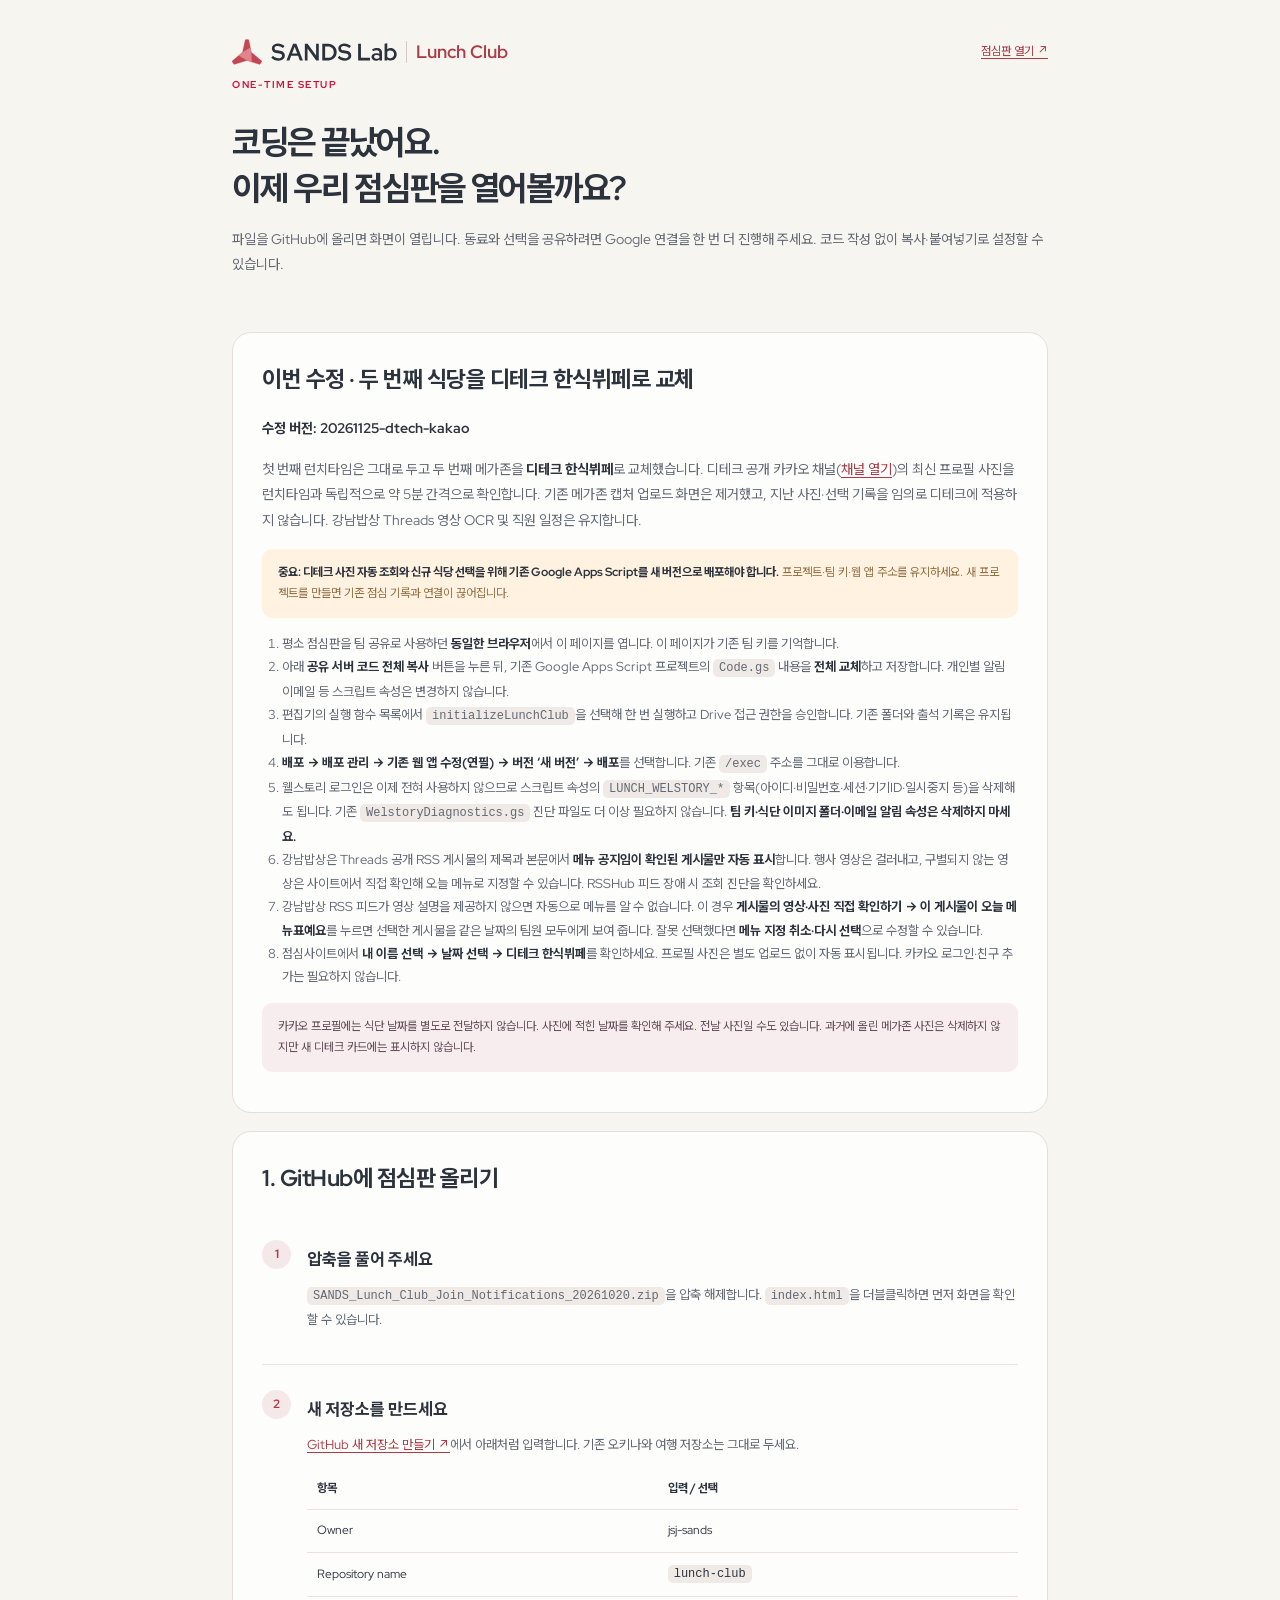
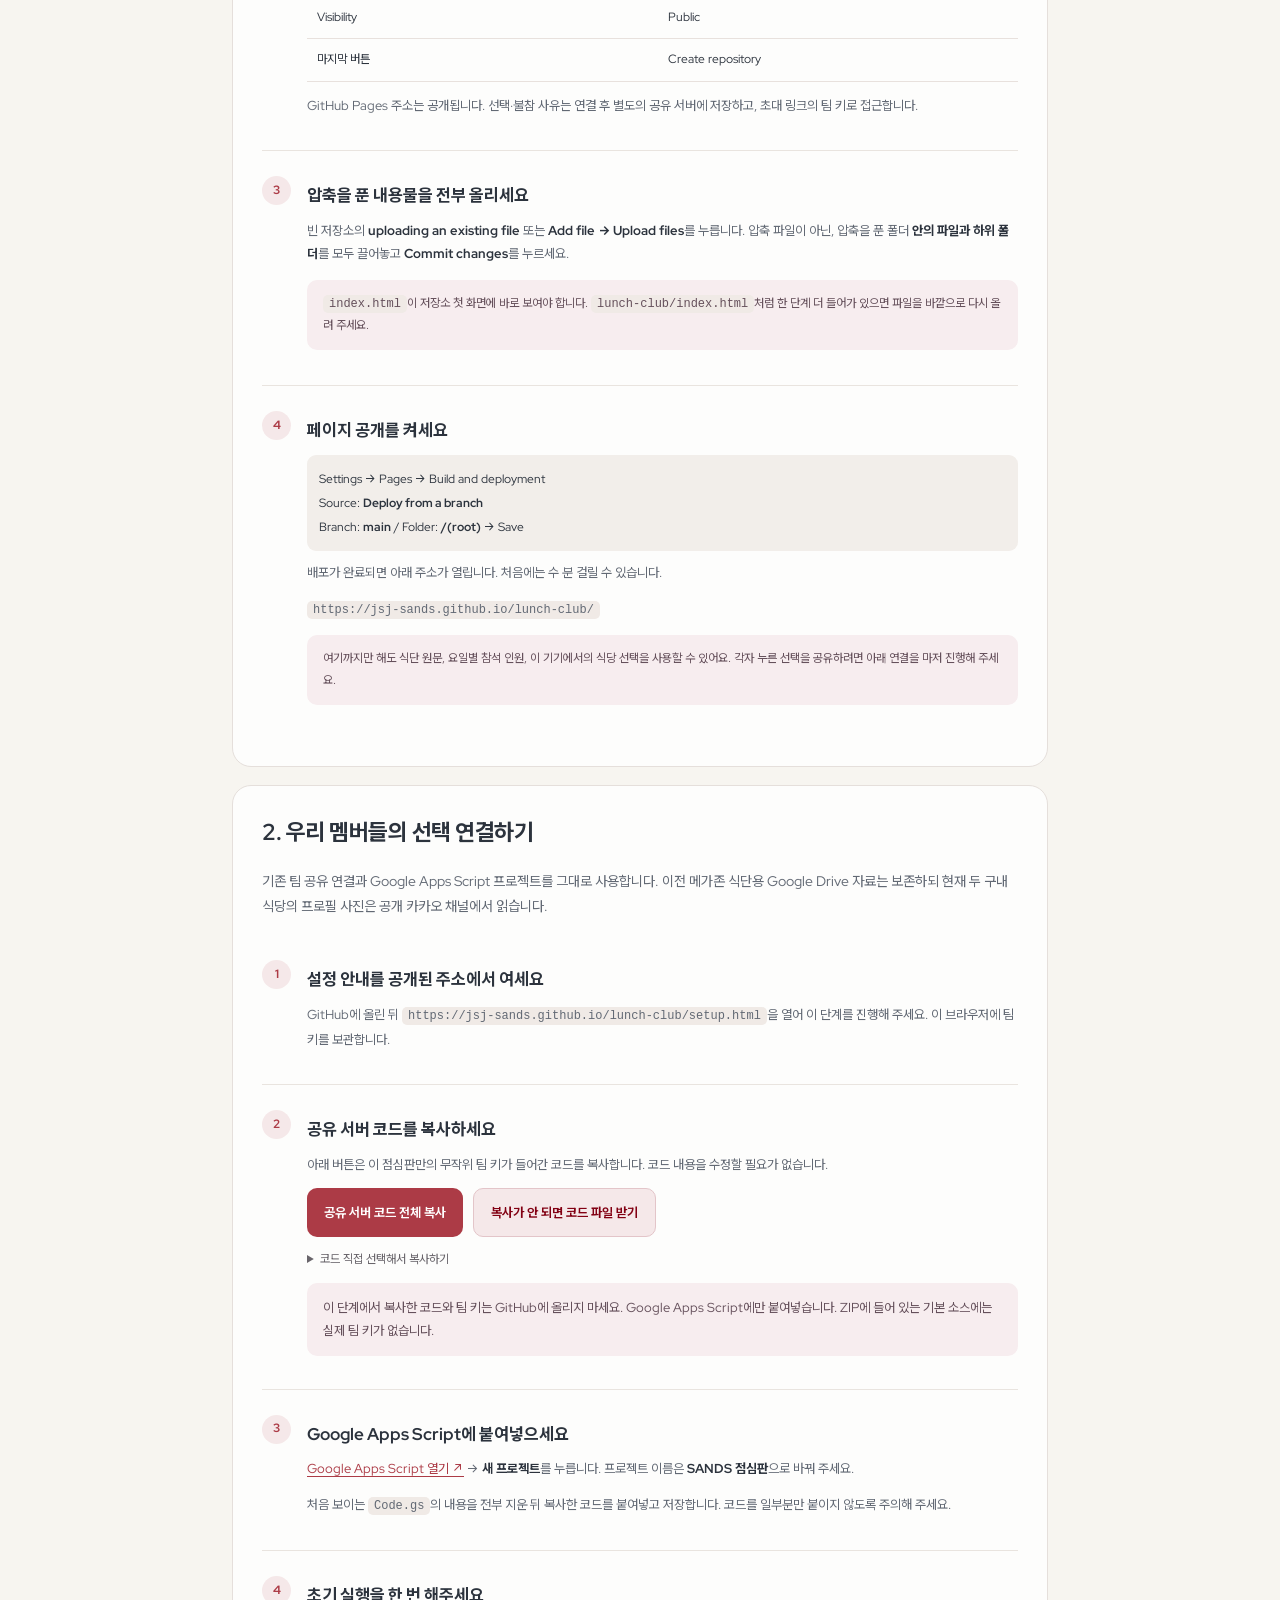
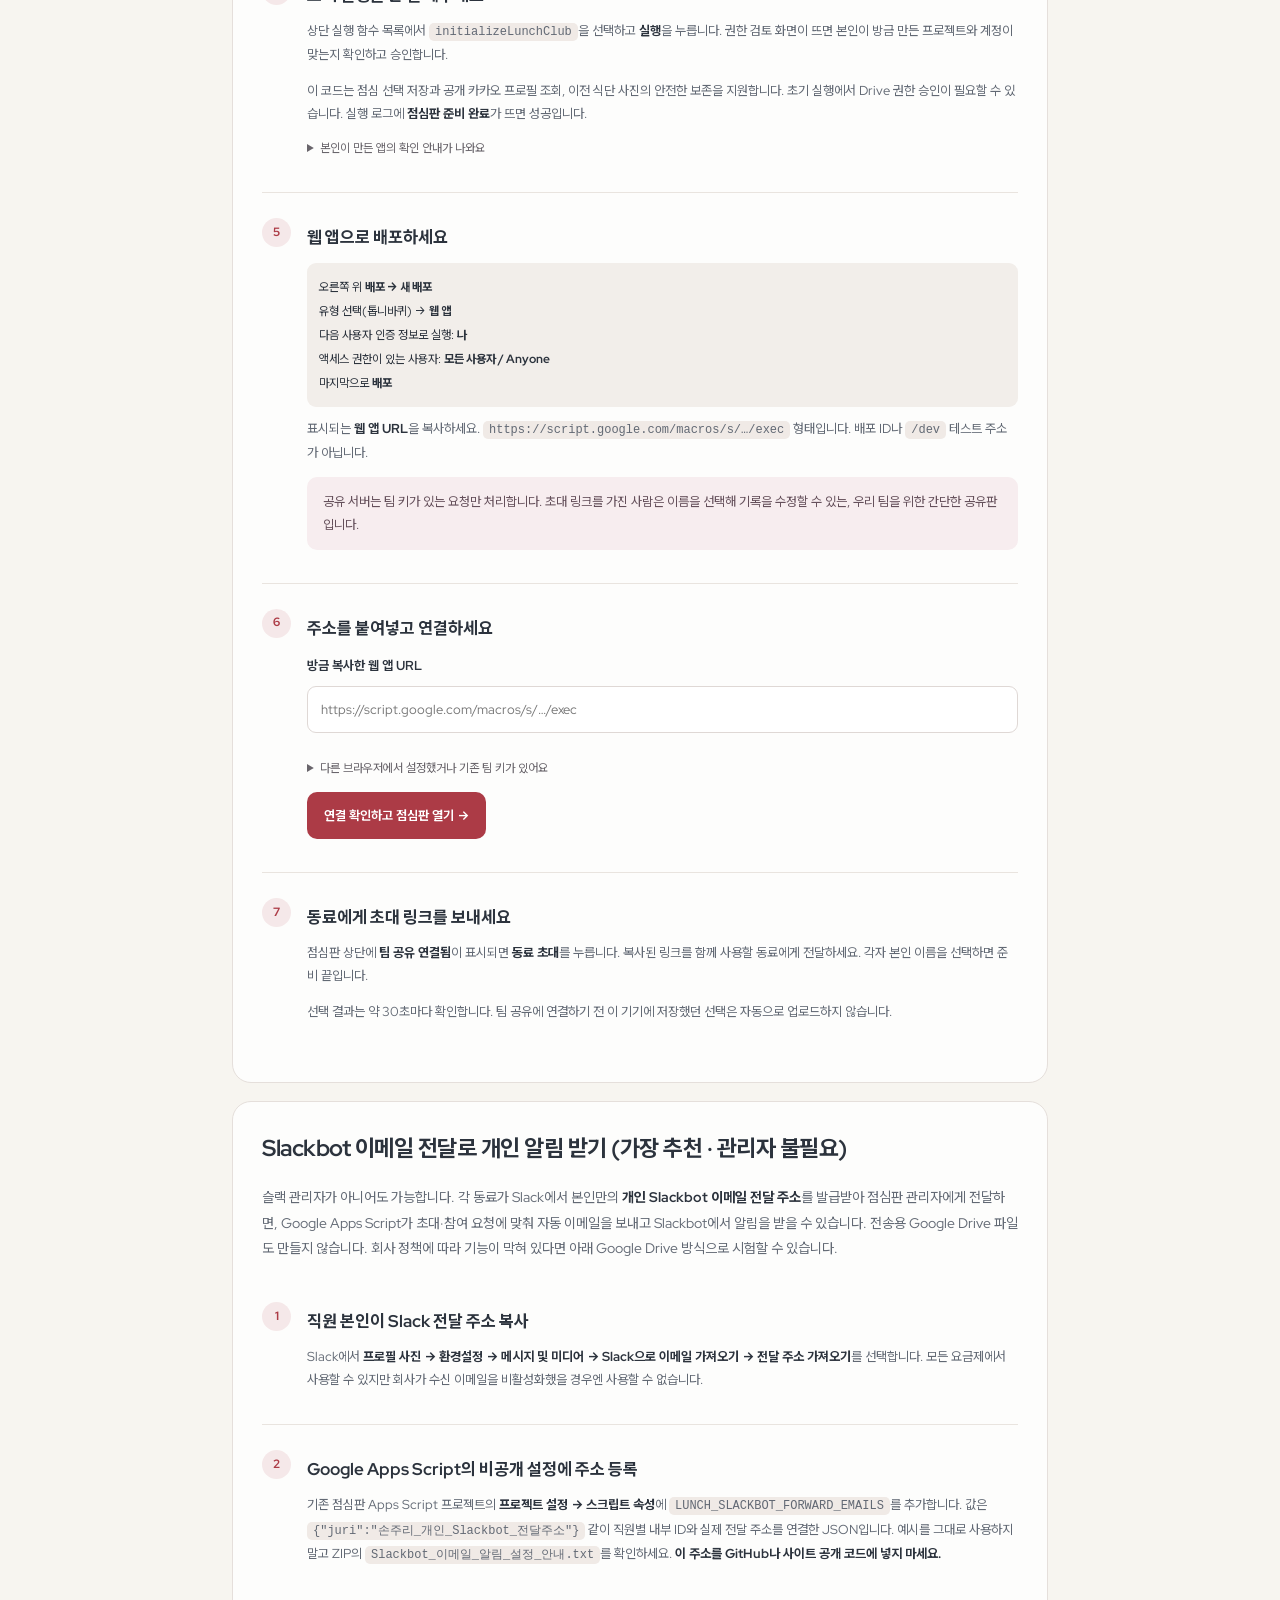
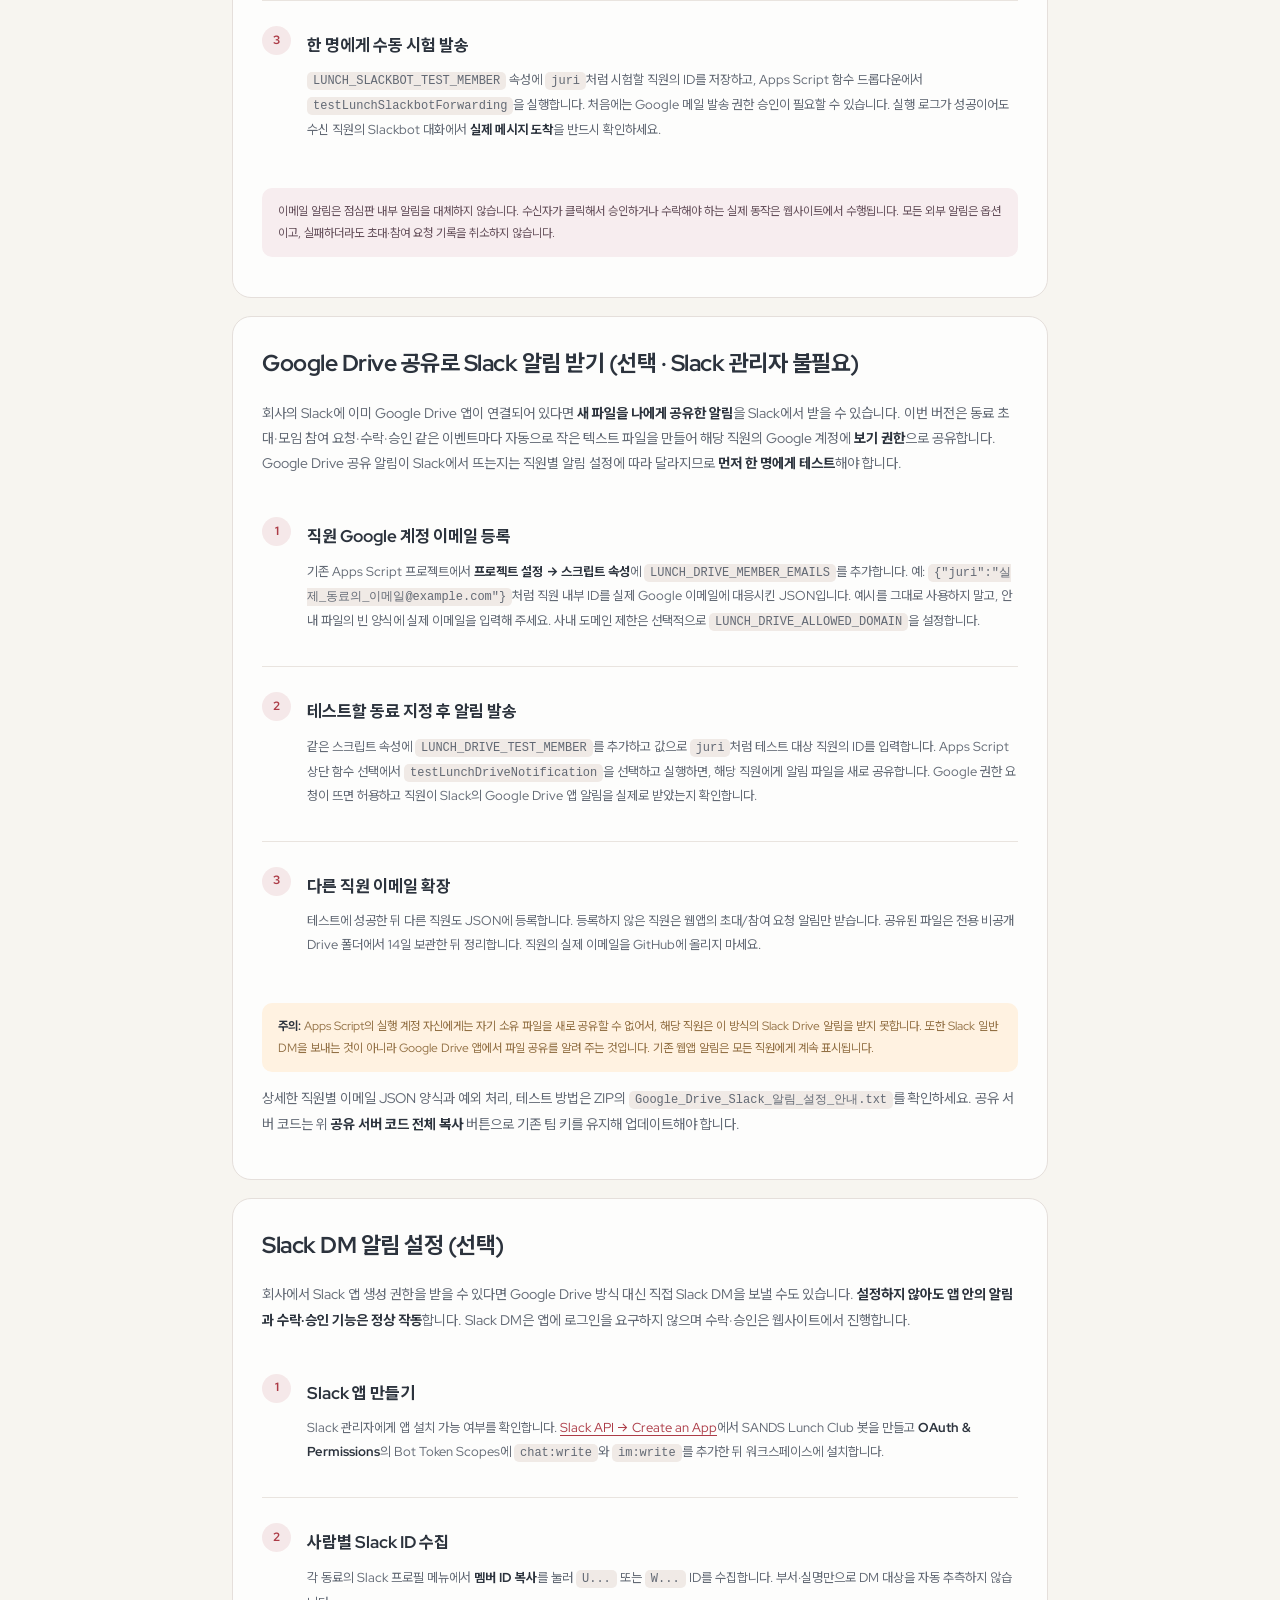
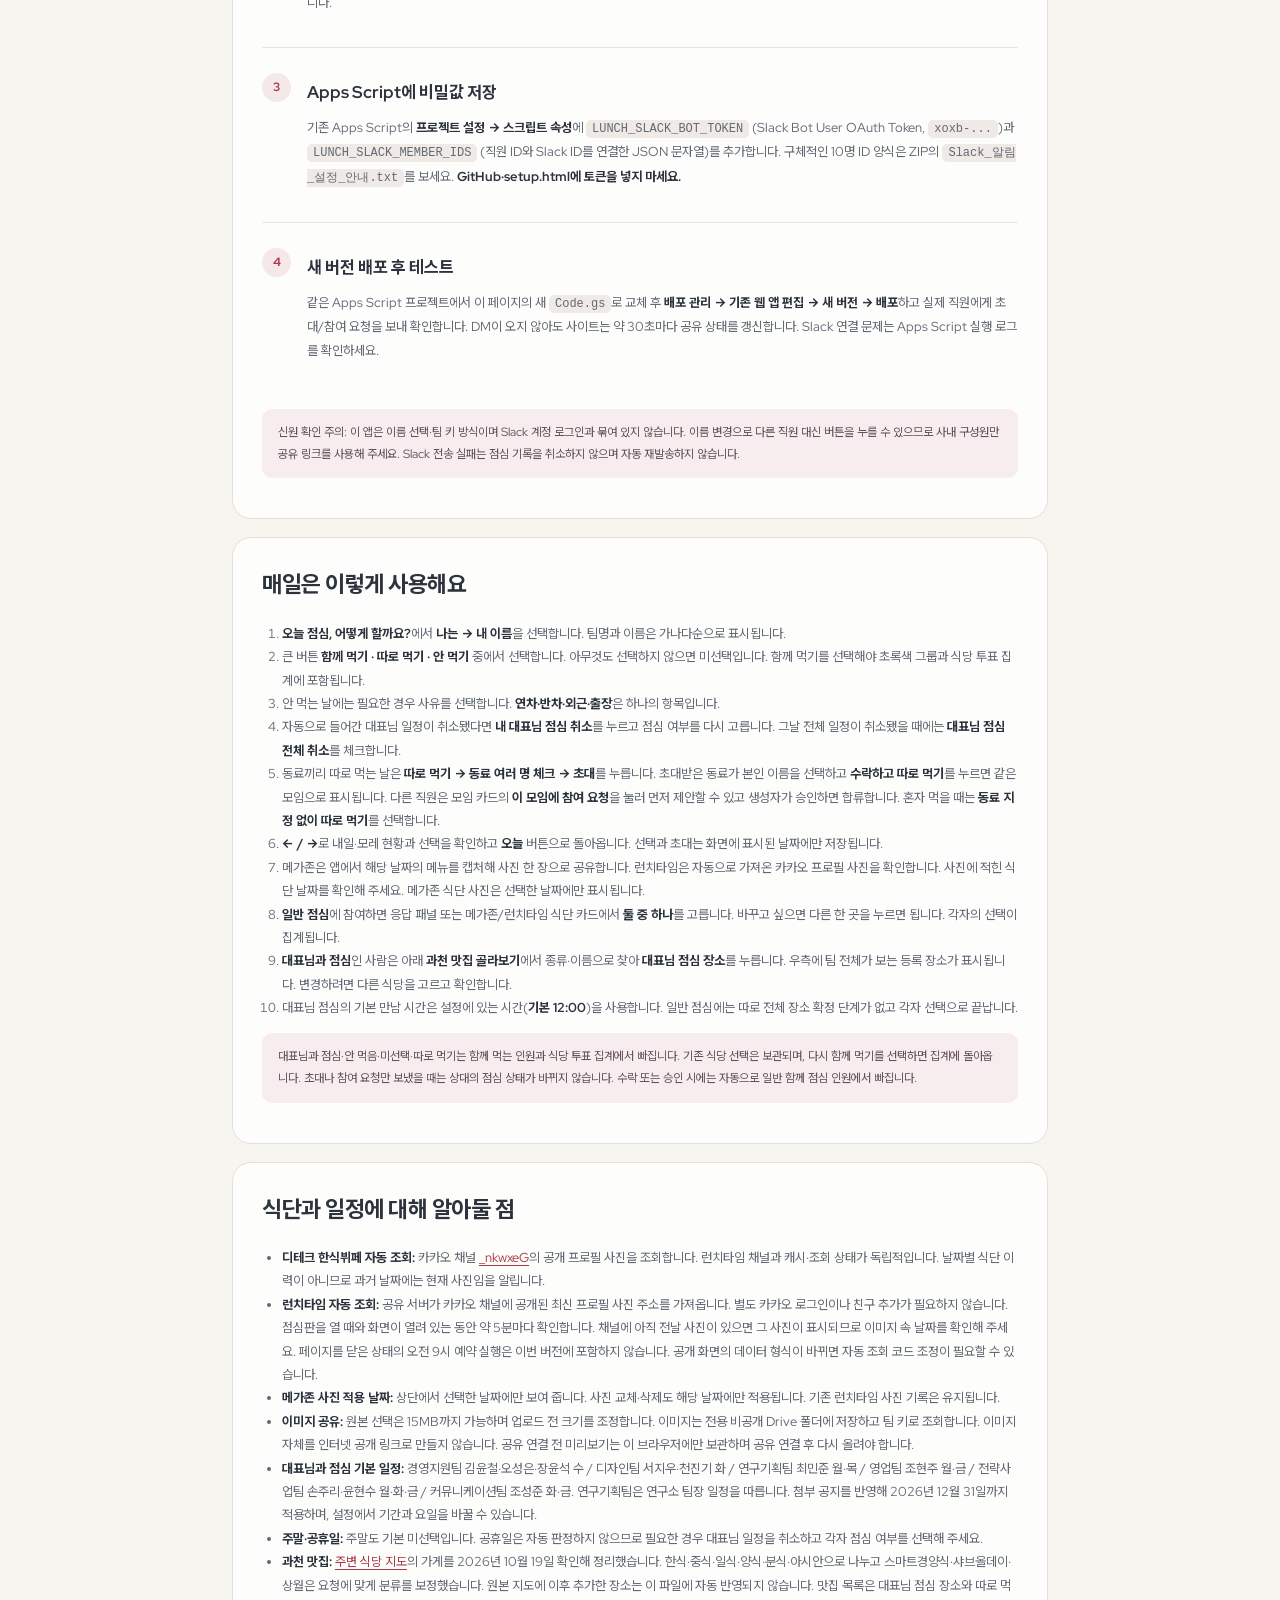
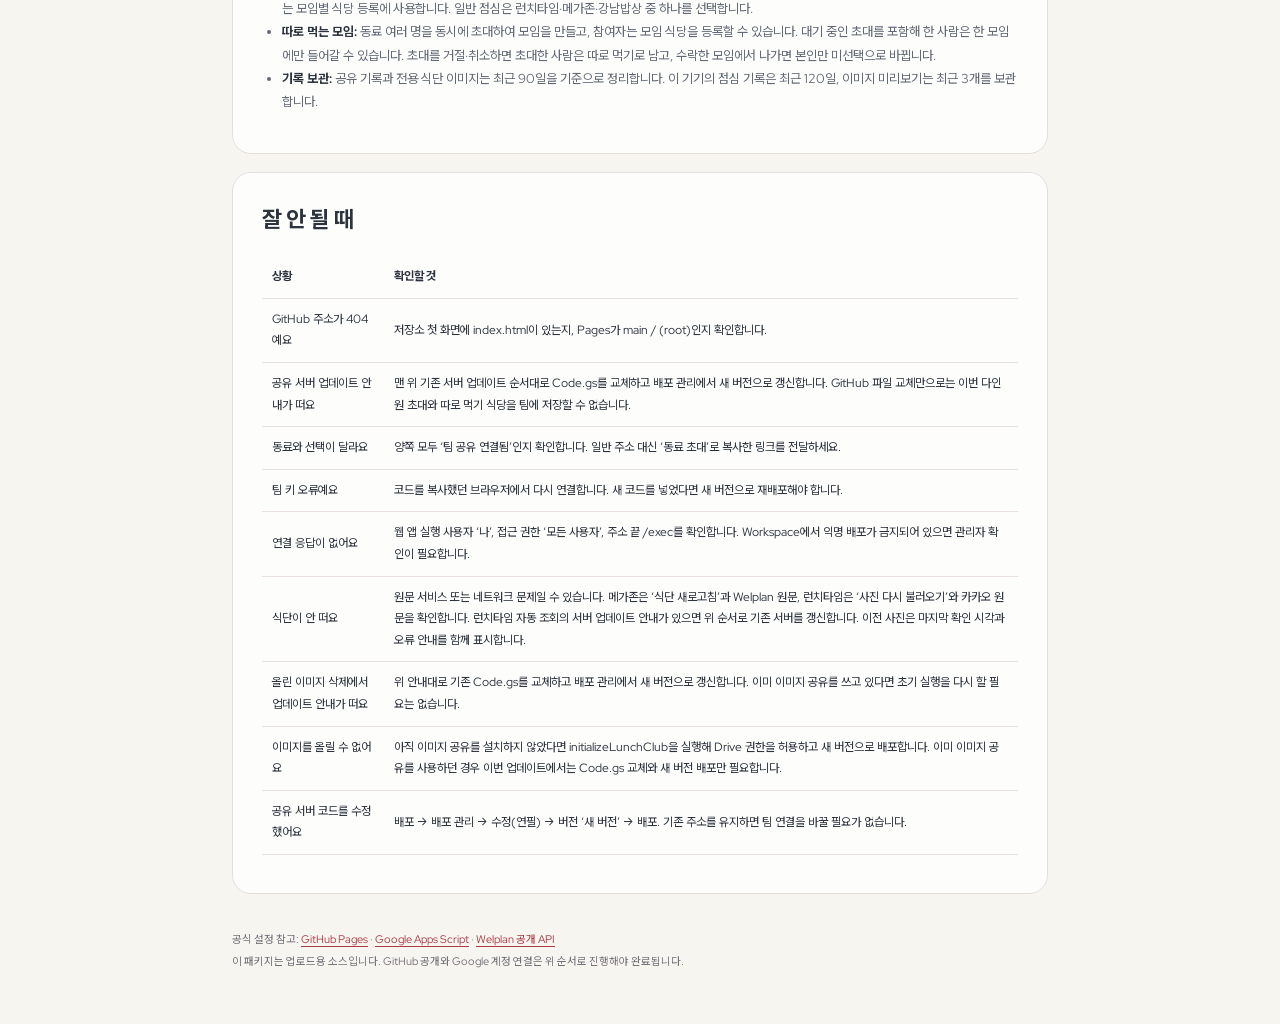
<file: setup.template.html>
<!doctype html>
<html lang="ko"><head><meta charset="utf-8"><meta name="viewport" content="width=device-width,initial-scale=1"><meta name="robots" content="noindex,nofollow"><meta name="referrer" content="no-referrer"><title>처음 설정하기 · 오늘 점심</title><meta name="theme-color" content="#f7f5f0"><link rel="icon" href="assets/favicon.svg?v=20261020-join-alerts"><style>
@font-face{font-family:"Red Hat Display";font-style:normal;font-weight:300 900;font-display:swap;src:url("assets/fonts/red-hat-display-latin.woff2") format("woff2");unicode-range:U+0000-00FF,U+0131,U+0152-0153,U+02BB-02BC,U+02C6,U+02DA,U+02DC,U+0304,U+0308,U+0329,U+2000-206F,U+2074,U+20AC,U+2122,U+2191,U+2193,U+2212,U+2215,U+FEFF,U+FFFD}
@font-face{font-family:Pretendard;font-style:normal;font-weight:100 900;font-display:swap;src:url("assets/fonts/pretendard-variable.woff2") format("woff2")}
:root{font-family:"Red Hat Display",Pretendard,"Noto Sans KR",-apple-system,BlinkMacSystemFont,"Segoe UI",sans-serif;color:#2c333d;background:#f7f5f0}*{box-sizing:border-box}body{margin:0;line-height:1.8}main{max-width:860px;margin:auto;padding:36px 22px 65px}h1{font-size:34px;letter-spacing:-1.3px;line-height:1.35;margin:25px 0 16px}h2{font-size:23px;letter-spacing:-.5px;margin:0 0 16px}h3{font-size:17px;margin:8px 0}p{margin:8px 0 16px;color:#626974;font-size:14px}a{color:#ac3b46;text-underline-offset:3px}header{display:flex;justify-content:space-between;gap:12px;font-size:12px;align-items:center}.brand{font-weight:800;letter-spacing:1px;display:flex;align-items:center;gap:9px;text-decoration:none}.brand img{width:30px;height:30px}.tag{font-size:10px;color:#d00f37;font-weight:700;letter-spacing:1.5px}.intro{padding-bottom:20px}section{background:#fdfdfc;border:1px solid #e5dfdb;border-radius:19px;padding:26px 29px;margin:18px 0}.step{display:flex;gap:16px;padding:21px 0;border-top:1px solid #e9e4df}.step:first-of-type{border-top:0}.number{background:#f5e8e9;color:#ac3b46;width:29px;height:29px;flex-shrink:0;display:flex;align-items:center;justify-content:center;font-size:12px;border-radius:50%;font-weight:750;margin-top:4px}.step-body{min-width:0;flex:1}.step p{font-size:13px;margin:5px 0 12px}code{font-family:ui-monospace,monospace;background:#f0eae6;padding:2px 6px;border-radius:5px;font-size:12px;overflow-wrap:anywhere}.button,button{font:inherit;font-size:13px;background:#ac3b46;border:0;color:#fff;border-radius:10px;padding:12px 17px;cursor:pointer;display:inline-flex;align-items:center;justify-content:center;text-decoration:none;font-weight:650}.secondary{background:#f5e8e9;color:#820013;border:1px solid #e3c5c9}.note{background:#f7edef;border-radius:10px;padding:13px 16px;color:#65505b;font-size:12px;margin:14px 0}.warn{background:#fff2e1;color:#927044}input,textarea{font:inherit;width:100%;padding:11px 13px;border:1px solid #dfd8d5;border-radius:9px;margin:6px 0 13px;background:#fff;font-size:13px}label{font-size:13px;font-weight:650}textarea{height:210px;font-family:ui-monospace,monospace;font-size:11px}details{margin:12px 0}summary{cursor:pointer;font-size:12px;color:#69656b}table{width:100%;border-collapse:collapse;font-size:12px;margin:12px 0}td,th{border-bottom:1px solid #e8e1dd;padding:10px;text-align:left}.row{display:flex;gap:10px;flex-wrap:wrap}.status{font-size:12px;color:#820013;white-space:pre-wrap}.error{color:#a83346}ul,ol{padding-left:20px;font-size:13px;color:#626974}strong{color:#2c333d}footer{font-size:11px;color:#747079;padding:16px 0;line-height:2}.path{font-size:12px;padding:12px;background:#f2eeea;border-radius:9px;margin:10px 0;line-height:2}button:disabled{opacity:.6;cursor:wait}:focus-visible{outline:3px solid #d00f3770;outline-offset:3px}[hidden]{display:none!important}@media(max-width:550px){h1{font-size:28px}section{padding:22px 18px}.step{gap:11px}main{padding:24px 16px 45px}h2{font-size:21px}table{font-size:11px}td,th{padding:8px 4px}.row>*{width:100%}}

header{flex-wrap:wrap;gap:12px}.brand{gap:9px;min-width:0;letter-spacing:0}.brand .brand-symbol{width:30px;height:30px;flex:none}.brand .brand-wordmark{width:126px;height:28px;object-fit:contain;flex:none}.brand-divider{height:22px;width:1px;background:#d9c6c7;flex:none}.brand-product{font-family:"Red Hat Display",sans-serif;font-size:18px;font-weight:650;white-space:nowrap;color:#ac3b46}header>a:last-child{margin-left:auto;white-space:nowrap}@media(max-width:550px){.brand{gap:7px}.brand .brand-symbol{width:27px;height:27px}.brand .brand-wordmark{width:112px;height:25px}.brand-product{font-size:16px}.brand-divider{height:19px}}
</style></head><body><main>
<header><a class="brand" href="./" aria-label="SANDS Lab Lunch Club 홈"><img class="brand-symbol" src="assets/sands-symbol.svg?v=20261020-join-alerts" width="30" height="30" alt=""><img class="brand-wordmark" src="assets/sands-wordmark.svg?v=20261020-join-alerts" width="126" height="28" alt="SANDS Lab"><span class="brand-divider" aria-hidden="true"></span><span class="brand-product">Lunch Club</span></a><a href="index.html">점심판 열기 ↗</a></header>
<div class="intro"><p class="tag">ONE-TIME SETUP</p><h1>코딩은 끝났어요.<br>이제 우리 점심판을 열어볼까요?</h1><p>파일을 GitHub에 올리면 화면이 열립니다. 동료와 선택을 공유하려면 Google 연결을 한 번 더 진행해 주세요. 코드 작성 없이 복사·붙여넣기로 설정할 수 있습니다.</p></div>
<section id="update">
<h2>이번 수정 · 두 번째 식당을 디테크 한식뷔페로 교체</h2>
<p><strong>수정 버전: 20261125-dtech-kakao</strong></p>
<p>첫 번째 런치타임은 그대로 두고 두 번째 메가존을 <strong>디테크 한식뷔페</strong>로 교체했습니다. 디테크 공개 카카오 채널(<a href="https://pf.kakao.com/_nkwxeG" target="_blank" rel="noopener noreferrer">채널 열기</a>)의 최신 프로필 사진을 런치타임과 독립적으로 약 5분 간격으로 확인합니다. 기존 메가존 캡처 업로드 화면은 제거했고, 지난 사진·선택 기록을 임의로 디테크에 적용하지 않습니다. 강남밥상 Threads 영상 OCR 및 직원 일정은 유지합니다.</p>
<div class="note warn"><strong>중요: 디테크 사진 자동 조회와 신규 식당 선택을 위해 기존 Google Apps Script를 새 버전으로 배포해야 합니다.</strong> 프로젝트·팀 키·웹 앱 주소를 유지하세요. 새 프로젝트를 만들면 기존 점심 기록과 연결이 끊어집니다.</div>
<ol>
<li>평소 점심판을 팀 공유로 사용하던 <strong>동일한 브라우저</strong>에서 이 페이지를 엽니다. 이 페이지가 기존 팀 키를 기억합니다.</li>
<li>아래 <strong>공유 서버 코드 전체 복사</strong> 버튼을 누른 뒤, 기존 Google Apps Script 프로젝트의 <code>Code.gs</code> 내용을 <strong>전체 교체</strong>하고 저장합니다. 개인별 알림 이메일 등 스크립트 속성은 변경하지 않습니다.</li>
<li>편집기의 실행 함수 목록에서 <code>initializeLunchClub</code>을 선택해 한 번 실행하고 Drive 접근 권한을 승인합니다. 기존 폴더와 출석 기록은 유지됩니다.</li>
<li><strong>배포 → 배포 관리 → 기존 웹 앱 수정(연필) → 버전 ‘새 버전’ → 배포</strong>를 선택합니다. 기존 <code>/exec</code> 주소를 그대로 이용합니다.</li>
<li>웰스토리 로그인은 이제 전혀 사용하지 않으므로 스크립트 속성의 <code>LUNCH_WELSTORY_*</code> 항목(아이디·비밀번호·세션·기기ID·일시중지 등)을 삭제해도 됩니다. 기존 <code>WelstoryDiagnostics.gs</code> 진단 파일도 더 이상 필요하지 않습니다. <strong>팀 키·식단 이미지 폴더·이메일 알림 속성은 삭제하지 마세요.</strong></li>
<li>강남밥상은 Threads 공개 RSS 게시물의 제목과 본문에서 <strong>메뉴 공지임이 확인된 게시물만 자동 표시</strong>합니다. 행사 영상은 걸러내고, 구별되지 않는 영상은 사이트에서 직접 확인해 오늘 메뉴로 지정할 수 있습니다. RSSHub 피드 장애 시 조회 진단을 확인하세요.</li>
<li>강남밥상 RSS 피드가 영상 설명을 제공하지 않으면 자동으로 메뉴를 알 수 없습니다. 이 경우 <strong>게시물의 영상·사진 직접 확인하기 → 이 게시물이 오늘 메뉴표예요</strong>를 누르면 선택한 게시물을 같은 날짜의 팀원 모두에게 보여 줍니다. 잘못 선택했다면 <strong>메뉴 지정 취소·다시 선택</strong>으로 수정할 수 있습니다.</li>
<li>점심사이트에서 <strong>내 이름 선택 → 날짜 선택 → 디테크 한식뷔페</strong>를 확인하세요. 프로필 사진은 별도 업로드 없이 자동 표시됩니다. 카카오 로그인·친구 추가는 필요하지 않습니다.</li>
</ol>
<p class="note">카카오 프로필에는 식단 날짜를 별도로 전달하지 않습니다. 사진에 적힌 날짜를 확인해 주세요. 전날 사진일 수도 있습니다. 과거에 올린 메가존 사진은 삭제하지 않지만 새 디테크 카드에는 표시하지 않습니다.</p>
</section>
<section><h2>1. GitHub에 점심판 올리기</h2>
<div class="step"><span class="number">1</span><div class="step-body"><h3>압축을 풀어 주세요</h3><p><code>SANDS_Lunch_Club_Join_Notifications_20261020.zip</code>을 압축 해제합니다. <code>index.html</code>을 더블클릭하면 먼저 화면을 확인할 수 있습니다.</p></div></div>
<div class="step"><span class="number">2</span><div class="step-body"><h3>새 저장소를 만드세요</h3><p><a href="https://github.com/new" target="_blank" rel="noopener noreferrer">GitHub 새 저장소 만들기 ↗</a>에서 아래처럼 입력합니다. 기존 오키나와 여행 저장소는 그대로 두세요.</p><table><tr><th>항목</th><th>입력 / 선택</th></tr><tr><td>Owner</td><td>jsj-sands</td></tr><tr><td>Repository name</td><td><code>lunch-club</code></td></tr><tr><td>Visibility</td><td>Public</td></tr><tr><td>마지막 버튼</td><td>Create repository</td></tr></table><p>GitHub Pages 주소는 공개됩니다. 선택·불참 사유는 연결 후 별도의 공유 서버에 저장하고, 초대 링크의 팀 키로 접근합니다.</p></div></div>
<div class="step"><span class="number">3</span><div class="step-body"><h3>압축을 푼 내용물을 전부 올리세요</h3><p>빈 저장소의 <strong>uploading an existing file</strong> 또는 <strong>Add file → Upload files</strong>를 누릅니다. 압축 파일이 아닌, 압축을 푼 폴더 <strong>안의 파일과 하위 폴더</strong>를 모두 끌어놓고 <strong>Commit changes</strong>를 누르세요.</p><div class="note"><code>index.html</code>이 저장소 첫 화면에 바로 보여야 합니다. <code>lunch-club/index.html</code>처럼 한 단계 더 들어가 있으면 파일을 바깥으로 다시 올려 주세요.</div></div></div>
<div class="step"><span class="number">4</span><div class="step-body"><h3>페이지 공개를 켜세요</h3><div class="path">Settings → Pages → Build and deployment<br>Source: <strong>Deploy from a branch</strong><br>Branch: <strong>main</strong> / Folder: <strong>/(root)</strong> → Save</div><p>배포가 완료되면 아래 주소가 열립니다. 처음에는 수 분 걸릴 수 있습니다.</p><p><code>https://jsj-sands.github.io/lunch-club/</code></p><div class="note">여기까지만 해도 식단 원문, 요일별 참석 인원, 이 기기에서의 식당 선택을 사용할 수 있어요. 각자 누른 선택을 공유하려면 아래 연결을 마저 진행해 주세요.</div></div></div>
</section>
<section><h2>2. 우리 멤버들의 선택 연결하기</h2><p>기존 팀 공유 연결과 Google Apps Script 프로젝트를 그대로 사용합니다. 이전 메가존 식단용 Google Drive 자료는 보존하되 현재 두 구내식당의 프로필 사진은 공개 카카오 채널에서 읽습니다.</p>
<div class="step"><span class="number">1</span><div class="step-body"><h3>설정 안내를 공개된 주소에서 여세요</h3><p>GitHub에 올린 뒤 <code>https://jsj-sands.github.io/lunch-club/setup.html</code>을 열어 이 단계를 진행해 주세요. 이 브라우저에 팀 키를 보관합니다.</p><p id="localNotice" class="note warn" hidden>지금은 다운로드한 파일을 보고 있습니다. GitHub Pages 배포 후 그 주소의 setup.html에서 연결해 주세요.</p></div></div>
<div class="step"><span class="number">2</span><div class="step-body"><h3>공유 서버 코드를 복사하세요</h3><p>아래 버튼은 이 점심판만의 무작위 팀 키가 들어간 코드를 복사합니다. 코드 내용을 수정할 필요가 없습니다.</p><div class="row"><button id="copyCode">공유 서버 코드 전체 복사</button><button id="downloadCode" class="secondary">복사가 안 되면 코드 파일 받기</button></div><p id="codeStatus" class="status" aria-live="polite"></p><details><summary>코드 직접 선택해서 복사하기</summary><textarea id="generatedCode" readonly aria-label="전체 공유 서버 코드"></textarea></details><p class="note">이 단계에서 복사한 코드와 팀 키는 GitHub에 올리지 마세요. Google Apps Script에만 붙여넣습니다. ZIP에 들어 있는 기본 소스에는 실제 팀 키가 없습니다.</p></div></div>
<div class="step"><span class="number">3</span><div class="step-body"><h3>Google Apps Script에 붙여넣으세요</h3><p><a href="https://script.google.com/home/start" target="_blank" rel="noopener noreferrer">Google Apps Script 열기 ↗</a> → <strong>새 프로젝트</strong>를 누릅니다. 프로젝트 이름은 <strong>SANDS 점심판</strong>으로 바꿔 주세요.</p><p>처음 보이는 <code>Code.gs</code>의 내용을 전부 지운 뒤 복사한 코드를 붙여넣고 저장합니다. 코드를 일부분만 붙이지 않도록 주의해 주세요.</p></div></div>
<div class="step"><span class="number">4</span><div class="step-body"><h3>초기 실행을 한 번 해주세요</h3><p>상단 실행 함수 목록에서 <code>initializeLunchClub</code>을 선택하고 <strong>실행</strong>을 누릅니다. 권한 검토 화면이 뜨면 본인이 방금 만든 프로젝트와 계정이 맞는지 확인하고 승인합니다.</p><p>이 코드는 점심 선택 저장과 공개 카카오 프로필 조회, 이전 식단 사진의 안전한 보존을 지원합니다. 초기 실행에서 Drive 권한 승인이 필요할 수 있습니다. 실행 로그에 <strong>점심판 준비 완료</strong>가 뜨면 성공입니다.</p><details><summary>본인이 만든 앱의 확인 안내가 나와요</summary><p>직접 만든 미검증 Apps Script에 Google의 경고 화면이 나올 수 있습니다. 프로젝트가 방금 만든 <strong>SANDS 점심판</strong>인지 확인한 뒤 고급 메뉴의 프로젝트 이동 항목으로 진행하세요. 회사 계정의 관리자가 허용하지 않은 경우에는 관리자에게 허용 가능한 연결 방식을 확인해야 합니다.</p></details></div></div>
<div class="step"><span class="number">5</span><div class="step-body"><h3>웹 앱으로 배포하세요</h3><div class="path">오른쪽 위 <strong>배포 → 새 배포</strong><br>유형 선택(톱니바퀴) → <strong>웹 앱</strong><br>다음 사용자 인증 정보로 실행: <strong>나</strong><br>액세스 권한이 있는 사용자: <strong>모든 사용자 / Anyone</strong><br>마지막으로 <strong>배포</strong></div><p>표시되는 <strong>웹 앱 URL</strong>을 복사하세요. <code>https://script.google.com/macros/s/…/exec</code> 형태입니다. 배포 ID나 <code>/dev</code> 테스트 주소가 아닙니다.</p><p class="note">공유 서버는 팀 키가 있는 요청만 처리합니다. 초대 링크를 가진 사람은 이름을 선택해 기록을 수정할 수 있는, 우리 팀을 위한 간단한 공유판입니다.</p></div></div>
<div class="step"><span class="number">6</span><div class="step-body"><h3>주소를 붙여넣고 연결하세요</h3><form id="connectForm"><label for="endpoint">방금 복사한 웹 앱 URL</label><input id="endpoint" type="url" required placeholder="https://script.google.com/macros/s/…/exec"><details><summary>다른 브라우저에서 설정했거나 기존 팀 키가 있어요</summary><label for="teamKey">팀 키</label><input id="teamKey" type="password" autocomplete="off"><p>처음 코드를 복사한 브라우저에서는 자동 입력됩니다. 기존 연결의 키를 쓸 때만 변경하세요.</p></details><button type="submit" id="connectButton">연결 확인하고 점심판 열기 →</button><p id="connectStatus" class="status" aria-live="polite"></p></form></div></div>
<div class="step"><span class="number">7</span><div class="step-body"><h3>동료에게 초대 링크를 보내세요</h3><p>점심판 상단에 <strong>팀 공유 연결됨</strong>이 표시되면 <strong>동료 초대</strong>를 누릅니다. 복사된 링크를 함께 사용할 동료에게 전달하세요. 각자 본인 이름을 선택하면 준비 끝입니다.</p><p>선택 결과는 약 30초마다 확인합니다. 팀 공유에 연결하기 전 이 기기에 저장했던 선택은 자동으로 업로드하지 않습니다.</p></div></div>
</section>
<section id="slackbotForward"><h2>Slackbot 이메일 전달로 개인 알림 받기 (가장 추천 · 관리자 불필요)</h2>
<p>슬랙 관리자가 아니어도 가능합니다. 각 동료가 Slack에서 본인만의 <strong>개인 Slackbot 이메일 전달 주소</strong>를 발급받아 점심판 관리자에게 전달하면, Google Apps Script가 초대·참여 요청에 맞춰 자동 이메일을 보내고 Slackbot에서 알림을 받을 수 있습니다. 전송용 Google Drive 파일도 만들지 않습니다. 회사 정책에 따라 기능이 막혀 있다면 아래 Google Drive 방식으로 시험할 수 있습니다.</p>
<div class="step"><span class="number">1</span><div class="step-body"><h3>직원 본인이 Slack 전달 주소 복사</h3><p>Slack에서 <strong>프로필 사진 → 환경설정 → 메시지 및 미디어 → Slack으로 이메일 가져오기 → 전달 주소 가져오기</strong>를 선택합니다. 모든 요금제에서 사용할 수 있지만 회사가 수신 이메일을 비활성화했을 경우엔 사용할 수 없습니다.</p></div></div>
<div class="step"><span class="number">2</span><div class="step-body"><h3>Google Apps Script의 비공개 설정에 주소 등록</h3><p>기존 점심판 Apps Script 프로젝트의 <strong>프로젝트 설정 → 스크립트 속성</strong>에 <code>LUNCH_SLACKBOT_FORWARD_EMAILS</code>를 추가합니다. 값은 <code>{"juri":"손주리_개인_Slackbot_전달주소"}</code> 같이 직원별 내부 ID와 실제 전달 주소를 연결한 JSON입니다. 예시를 그대로 사용하지 말고 ZIP의 <code>Slackbot_이메일_알림_설정_안내.txt</code>를 확인하세요. <strong>이 주소를 GitHub나 사이트 공개 코드에 넣지 마세요.</strong></p></div></div>
<div class="step"><span class="number">3</span><div class="step-body"><h3>한 명에게 수동 시험 발송</h3><p><code>LUNCH_SLACKBOT_TEST_MEMBER</code> 속성에 <code>juri</code>처럼 시험할 직원의 ID를 저장하고, Apps Script 함수 드롭다운에서 <code>testLunchSlackbotForwarding</code>을 실행합니다. 처음에는 Google 메일 발송 권한 승인이 필요할 수 있습니다. 실행 로그가 성공이어도 수신 직원의 Slackbot 대화에서 <strong>실제 메시지 도착</strong>을 반드시 확인하세요.</p></div></div>
<p class="note">이메일 알림은 점심판 내부 알림을 대체하지 않습니다. 수신자가 클릭해서 승인하거나 수락해야 하는 실제 동작은 웹사이트에서 수행됩니다. 모든 외부 알림은 옵션이고, 실패하더라도 초대·참여 요청 기록을 취소하지 않습니다.</p></section>
<section id="driveNoticeSetup"><h2>Google Drive 공유로 Slack 알림 받기 (선택 · Slack 관리자 불필요)</h2>
<p>회사의 Slack에 이미 Google Drive 앱이 연결되어 있다면 <strong>새 파일을 나에게 공유한 알림</strong>을 Slack에서 받을 수 있습니다. 이번 버전은 동료 초대·모임 참여 요청·수락·승인 같은 이벤트마다 자동으로 작은 텍스트 파일을 만들어 해당 직원의 Google 계정에 <strong>보기 권한</strong>으로 공유합니다. Google Drive 공유 알림이 Slack에서 뜨는지는 직원별 알림 설정에 따라 달라지므로 <strong>먼저 한 명에게 테스트</strong>해야 합니다.</p>
<div class="step"><span class="number">1</span><div class="step-body"><h3>직원 Google 계정 이메일 등록</h3><p>기존 Apps Script 프로젝트에서 <strong>프로젝트 설정 → 스크립트 속성</strong>에 <code>LUNCH_DRIVE_MEMBER_EMAILS</code>를 추가합니다. 예: <code>{"juri":"실제_동료의_이메일@example.com"}</code>처럼 직원 내부 ID를 실제 Google 이메일에 대응시킨 JSON입니다. 예시를 그대로 사용하지 말고, 안내 파일의 빈 양식에 실제 이메일을 입력해 주세요. 사내 도메인 제한은 선택적으로 <code>LUNCH_DRIVE_ALLOWED_DOMAIN</code>을 설정합니다.</p></div></div>
<div class="step"><span class="number">2</span><div class="step-body"><h3>테스트할 동료 지정 후 알림 발송</h3><p>같은 스크립트 속성에 <code>LUNCH_DRIVE_TEST_MEMBER</code>를 추가하고 값으로 <code>juri</code>처럼 테스트 대상 직원의 ID를 입력합니다. Apps Script 상단 함수 선택에서 <code>testLunchDriveNotification</code>을 선택하고 실행하면, 해당 직원에게 알림 파일을 새로 공유합니다. Google 권한 요청이 뜨면 허용하고 직원이 Slack의 Google Drive 앱 알림을 실제로 받았는지 확인합니다.</p></div></div>
<div class="step"><span class="number">3</span><div class="step-body"><h3>다른 직원 이메일 확장</h3><p>테스트에 성공한 뒤 다른 직원도 JSON에 등록합니다. 등록하지 않은 직원은 웹앱의 초대/참여 요청 알림만 받습니다. 공유된 파일은 전용 비공개 Drive 폴더에서 14일 보관한 뒤 정리합니다. 직원의 실제 이메일을 GitHub에 올리지 마세요.</p></div></div>
<p class="note warn"><strong>주의:</strong> Apps Script의 실행 계정 자신에게는 자기 소유 파일을 새로 공유할 수 없어서, 해당 직원은 이 방식의 Slack Drive 알림을 받지 못합니다. 또한 Slack 일반 DM을 보내는 것이 아니라 Google Drive 앱에서 파일 공유를 알려 주는 것입니다. 기존 웹앱 알림은 모든 직원에게 계속 표시됩니다.</p>
<p>상세한 직원별 이메일 JSON 양식과 예외 처리, 테스트 방법은 ZIP의 <code>Google_Drive_Slack_알림_설정_안내.txt</code>를 확인하세요. 공유 서버 코드는 위 <strong>공유 서버 코드 전체 복사</strong> 버튼으로 기존 팀 키를 유지해 업데이트해야 합니다.</p></section>
<section id="slackSetup"><h2>Slack DM 알림 설정 (선택)</h2><p>회사에서 Slack 앱 생성 권한을 받을 수 있다면 Google Drive 방식 대신 직접 Slack DM을 보낼 수도 있습니다. <strong>설정하지 않아도 앱 안의 알림과 수락·승인 기능은 정상 작동</strong>합니다. Slack DM은 앱에 로그인을 요구하지 않으며 수락·승인은 웹사이트에서 진행합니다.</p>
<div class="step"><span class="number">1</span><div class="step-body"><h3>Slack 앱 만들기</h3><p>Slack 관리자에게 앱 설치 가능 여부를 확인합니다. <a href="https://api.slack.com/apps" target="_blank" rel="noopener noreferrer">Slack API → Create an App</a>에서 SANDS Lunch Club 봇을 만들고 <strong>OAuth &amp; Permissions</strong>의 Bot Token Scopes에 <code>chat:write</code>와 <code>im:write</code>를 추가한 뒤 워크스페이스에 설치합니다.</p></div></div>
<div class="step"><span class="number">2</span><div class="step-body"><h3>사람별 Slack ID 수집</h3><p>각 동료의 Slack 프로필 메뉴에서 <strong>멤버 ID 복사</strong>를 눌러 <code>U...</code> 또는 <code>W...</code> ID를 수집합니다. 부서·실명만으로 DM 대상을 자동 추측하지 않습니다.</p></div></div>
<div class="step"><span class="number">3</span><div class="step-body"><h3>Apps Script에 비밀값 저장</h3><p>기존 Apps Script의 <strong>프로젝트 설정 → 스크립트 속성</strong>에 <code>LUNCH_SLACK_BOT_TOKEN</code> (Slack Bot User OAuth Token, <code>xoxb-...</code>)과 <code>LUNCH_SLACK_MEMBER_IDS</code> (직원 ID와 Slack ID를 연결한 JSON 문자열)를 추가합니다. 구체적인 10명 ID 양식은 ZIP의 <code>Slack_알림_설정_안내.txt</code>를 보세요. <strong>GitHub·setup.html에 토큰을 넣지 마세요.</strong></p></div></div>
<div class="step"><span class="number">4</span><div class="step-body"><h3>새 버전 배포 후 테스트</h3><p>같은 Apps Script 프로젝트에서 이 페이지의 새 <code>Code.gs</code>로 교체 후 <strong>배포 관리 → 기존 웹 앱 편집 → 새 버전 → 배포</strong>하고 실제 직원에게 초대/참여 요청을 보내 확인합니다. DM이 오지 않아도 사이트는 약 30초마다 공유 상태를 갱신합니다. Slack 연결 문제는 Apps Script 실행 로그를 확인하세요.</p></div></div>
<p class="note">신원 확인 주의: 이 앱은 이름 선택·팀 키 방식이며 Slack 계정 로그인과 묶여 있지 않습니다. 이름 변경으로 다른 직원 대신 버튼을 누를 수 있으므로 사내 구성원만 공유 링크를 사용해 주세요. Slack 전송 실패는 점심 기록을 취소하지 않으며 자동 재발송하지 않습니다.</p></section>
<section><h2>매일은 이렇게 사용해요</h2><ol><li><strong>오늘 점심, 어떻게 할까요?</strong>에서 <strong>나는 → 내 이름</strong>을 선택합니다. 팀명과 이름은 가나다순으로 표시됩니다.</li><li>큰 버튼 <strong>함께 먹기 · 따로 먹기 · 안 먹기</strong> 중에서 선택합니다. 아무것도 선택하지 않으면 미선택입니다. 함께 먹기를 선택해야 초록색 그룹과 식당 투표 집계에 포함됩니다.</li><li>안 먹는 날에는 필요한 경우 사유를 선택합니다. <strong>연차·반차·외근·출장</strong>은 하나의 항목입니다.</li><li>자동으로 들어간 대표님 일정이 취소됐다면 <strong>내 대표님 점심 취소</strong>를 누르고 점심 여부를 다시 고릅니다. 그날 전체 일정이 취소됐을 때에는 <strong>대표님 점심 전체 취소</strong>를 체크합니다.</li><li>동료끼리 따로 먹는 날은 <strong>따로 먹기 → 동료 여러 명 체크 → 초대</strong>를 누릅니다. 초대받은 동료가 본인 이름을 선택하고 <strong>수락하고 따로 먹기</strong>를 누르면 같은 모임으로 표시됩니다. 다른 직원은 모임 카드의 <strong>이 모임에 참여 요청</strong>을 눌러 먼저 제안할 수 있고 생성자가 승인하면 합류합니다. 혼자 먹을 때는 <strong>동료 지정 없이 따로 먹기</strong>를 선택합니다.</li><li><strong>← / →</strong>로 내일·모레 현황과 선택을 확인하고 <strong>오늘</strong> 버튼으로 돌아옵니다. 선택과 초대는 화면에 표시된 날짜에만 저장됩니다.</li><li>메가존은 앱에서 해당 날짜의 메뉴를 캡처해 사진 한 장으로 공유합니다. 런치타임은 자동으로 가져온 카카오 프로필 사진을 확인합니다. 사진에 적힌 식단 날짜를 확인해 주세요. 메가존 식단 사진은 선택한 날짜에만 표시됩니다.</li><li><strong>일반 점심</strong>에 참여하면 응답 패널 또는 메가존/런치타임 식단 카드에서 <strong>둘 중 하나</strong>를 고릅니다. 바꾸고 싶으면 다른 한 곳을 누르면 됩니다. 각자의 선택이 집계됩니다.
</li><li><strong>대표님과 점심</strong>인 사람은 아래 <strong>과천 맛집 골라보기</strong>에서 종류·이름으로 찾아 <strong>대표님 점심 장소</strong>를 누릅니다. 우측에 팀 전체가 보는 등록 장소가 표시됩니다. 변경하려면 다른 식당을 고르고 확인합니다.</li><li>대표님 점심의 기본 만남 시간은 설정에 있는 시간(<strong>기본 12:00</strong>)을 사용합니다. 일반 점심에는 따로 전체 장소 확정 단계가 없고 각자 선택으로 끝납니다.</li></ol><div class="note">대표님과 점심·안 먹음·미선택·따로 먹기는 함께 먹는 인원과 식당 투표 집계에서 빠집니다. 기존 식당 선택은 보관되며, 다시 함께 먹기를 선택하면 집계에 돌아옵니다. 초대나 참여 요청만 보냈을 때는 상대의 점심 상태가 바뀌지 않습니다. 수락 또는 승인 시에는 자동으로 일반 함께 점심 인원에서 빠집니다.</div></section>
<section><h2>식단과 일정에 대해 알아둘 점</h2><ul><li><strong>디테크 한식뷔페 자동 조회:</strong> 카카오 채널 <a href="https://pf.kakao.com/_nkwxeG" target="_blank" rel="noopener noreferrer">_nkwxeG</a>의 공개 프로필 사진을 조회합니다. 런치타임 채널과 캐시·조회 상태가 독립적입니다. 날짜별 식단 이력이 아니므로 과거 날짜에는 현재 사진임을 알립니다.</li><li><strong>런치타임 자동 조회:</strong> 공유 서버가 카카오 채널에 공개된 최신 프로필 사진 주소를 가져옵니다. 별도 카카오 로그인이나 친구 추가가 필요하지 않습니다. 점심판을 열 때와 화면이 열려 있는 동안 약 5분마다 확인합니다. 채널에 아직 전날 사진이 있으면 그 사진이 표시되므로 이미지 속 날짜를 확인해 주세요. 페이지를 닫은 상태의 오전 9시 예약 실행은 이번 버전에 포함하지 않습니다. 공개 화면의 데이터 형식이 바뀌면 자동 조회 코드 조정이 필요할 수 있습니다.</li><li><strong>메가존 사진 적용 날짜:</strong> 상단에서 선택한 날짜에만 보여 줍니다. 사진 교체·삭제도 해당 날짜에만 적용됩니다. 기존 런치타임 사진 기록은 유지됩니다.</li><li><strong>이미지 공유:</strong> 원본 선택은 15MB까지 가능하며 업로드 전 크기를 조정합니다. 이미지는 전용 비공개 Drive 폴더에 저장하고 팀 키로 조회합니다. 이미지 자체를 인터넷 공개 링크로 만들지 않습니다. 공유 연결 전 미리보기는 이 브라우저에만 보관하며 공유 연결 후 다시 올려야 합니다.</li><li><strong>대표님과 점심 기본 일정:</strong> 경영지원팀 김윤철·오성은·장윤석 수 / 디자인팀 서지우·천진기 화 / 연구기획팀 최민준 월·목 / 영업팀 조현주 월·금 / 전략사업팀 손주리·윤현수 월·화·금 / 커뮤니케이션팀 조성준 화·금. 연구기획팀은 연구소 팀장 일정을 따릅니다. 첨부 공지를 반영해 2026년 12월 31일까지 적용하며, 설정에서 기간과 요일을 바꿀 수 있습니다.</li><li><strong>주말·공휴일:</strong> 주말도 기본 미선택입니다. 공휴일은 자동 판정하지 않으므로 필요한 경우 대표님 일정을 취소하고 각자 점심 여부를 선택해 주세요.</li><li><strong>과천 맛집:</strong> <a href="https://naver.me/xSBAzufn" target="_blank" rel="noopener noreferrer">주변 식당 지도</a>의 가게를 2026년 10월 19일 확인해 정리했습니다. 한식·중식·일식·양식·분식·아시안으로 나누고 스마트경양식·샤브올데이·상월은 요청에 맞게 분류를 보정했습니다. 원본 지도에 이후 추가한 장소는 이 파일에 자동 반영되지 않습니다. 맛집 목록은 대표님 점심 장소와 따로 먹는 모임별 식당 등록에 사용합니다. 일반 점심은 런치타임·메가존·강남밥상 중 하나를 선택합니다.</li><li><strong>따로 먹는 모임:</strong> 동료 여러 명을 동시에 초대하여 모임을 만들고, 참여자는 모임 식당을 등록할 수 있습니다. 대기 중인 초대를 포함해 한 사람은 한 모임에만 들어갈 수 있습니다. 초대를 거절·취소하면 초대한 사람은 따로 먹기로 남고, 수락한 모임에서 나가면 본인만 미선택으로 바뀝니다.</li><li><strong>기록 보관:</strong> 공유 기록과 전용 식단 이미지는 최근 90일을 기준으로 정리합니다. 이 기기의 점심 기록은 최근 120일, 이미지 미리보기는 최근 3개를 보관합니다.</li></ul></section>
<section><h2>잘 안 될 때</h2><table><tr><th>상황</th><th>확인할 것</th></tr><tr><td>GitHub 주소가 404예요</td><td>저장소 첫 화면에 index.html이 있는지, Pages가 main / (root)인지 확인합니다.</td></tr><tr><td>공유 서버 업데이트 안내가 떠요</td><td>맨 위 기존 서버 업데이트 순서대로 Code.gs를 교체하고 배포 관리에서 새 버전으로 갱신합니다. GitHub 파일 교체만으로는 이번 다인원 초대와 따로 먹기 식당을 팀에 저장할 수 없습니다.</td></tr><tr><td>동료와 선택이 달라요</td><td>양쪽 모두 ‘팀 공유 연결됨’인지 확인합니다. 일반 주소 대신 ‘동료 초대’로 복사한 링크를 전달하세요.</td></tr><tr><td>팀 키 오류예요</td><td>코드를 복사했던 브라우저에서 다시 연결합니다. 새 코드를 넣었다면 새 버전으로 재배포해야 합니다.</td></tr><tr><td>연결 응답이 없어요</td><td>웹 앱 실행 사용자 ‘나’, 접근 권한 ‘모든 사용자’, 주소 끝 /exec를 확인합니다. Workspace에서 익명 배포가 금지되어 있으면 관리자 확인이 필요합니다.</td></tr><tr><td>식단이 안 떠요</td><td>원문 서비스 또는 네트워크 문제일 수 있습니다. 메가존은 ‘식단 새로고침’과 Welplan 원문, 런치타임은 ‘사진 다시 불러오기’와 카카오 원문을 확인합니다. 런치타임 자동 조회의 서버 업데이트 안내가 있으면 위 순서로 기존 서버를 갱신합니다. 이전 사진은 마지막 확인 시각과 오류 안내를 함께 표시합니다.</td></tr><tr><td>올린 이미지 삭제에서 업데이트 안내가 떠요</td><td>위 안내대로 기존 Code.gs를 교체하고 배포 관리에서 새 버전으로 갱신합니다. 이미 이미지 공유를 쓰고 있다면 초기 실행을 다시 할 필요는 없습니다.</td></tr><tr><td>이미지를 올릴 수 없어요</td><td>아직 이미지 공유를 설치하지 않았다면 initializeLunchClub을 실행해 Drive 권한을 허용하고 새 버전으로 배포합니다. 이미 이미지 공유를 사용하던 경우 이번 업데이트에서는 Code.gs 교체와 새 버전 배포만 필요합니다.</td></tr><tr><td>공유 서버 코드를 수정했어요</td><td>배포 → 배포 관리 → 수정(연필) → 버전 ‘새 버전’ → 배포. 기존 주소를 유지하면 팀 연결을 바꿀 필요가 없습니다.</td></tr></table></section>
<footer>공식 설정 참고: <a href="https://docs.github.com/ko/pages/getting-started-with-github-pages/configuring-a-publishing-source-for-your-github-pages-site" target="_blank" rel="noopener noreferrer">GitHub Pages</a> · <a href="https://developers.google.com/apps-script/guides/web?hl=ko" target="_blank" rel="noopener noreferrer">Google Apps Script</a> · <a href="https://welplan.pmh.codes/docs/api" target="_blank" rel="noopener noreferrer">Welplan 공개 API</a><br>이 패키지는 업로드용 소스입니다. GitHub 공개와 Google 계정 연결은 위 순서로 진행해야 완료됩니다.</footer>
<script type="text/plain" id="codeTemplate">__SERVER_CODE__</script>
<script>
(function(){'use strict';
const K={pending:'sandsLunch.pendingKey.v1',connection:'sandsLunch.connection.v1'};const $=id=>document.getElementById(id);
function read(k){try{return JSON.parse(localStorage.getItem(k));}catch(e){return null;}}
function newKey(){return Array.from(crypto.getRandomValues(new Uint8Array(24)),n=>n.toString(16).padStart(2,'0')).join('');}
const existing=read(K.connection);let key=existing&&existing.key||read(K.pending)||'';if(!/^[a-f0-9]{48,64}$/.test(key))key=newKey();
try{localStorage.setItem(K.pending,JSON.stringify(key));}catch(e){}
$('teamKey').value=key;$('endpoint').value=existing&&existing.url||'';
function code(){return $('codeTemplate').textContent.replace("'__TEAM_KEY__'", "'"+key+"'");}
function updateCodeKey(){const value=$('teamKey').value.trim();if(!/^[a-f0-9]{48,64}$/.test(value)){$('codeStatus').textContent='기존 팀 키를 정확히 입력해 주세요.';return false;}key=value;try{localStorage.setItem(K.pending,JSON.stringify(key));}catch(e){}$('generatedCode').value=code();return true;}
$('teamKey').addEventListener('input',updateCodeKey);
$('generatedCode').value=code();
if(location.protocol==='file:')$('localNotice').hidden=false;
$('copyCode').onclick=async()=>{if(!updateCodeKey())return;try{await navigator.clipboard.writeText(code());$('codeStatus').textContent='전체 코드를 복사했어요. Google Apps Script의 Code.gs에 붙여넣으세요.';}catch(e){$('generatedCode').closest('details').open=true;$('generatedCode').select();$('codeStatus').textContent='아래 코드를 전체 선택한 뒤 Ctrl+C 또는 ⌘C로 복사해 주세요.';}};
$('downloadCode').onclick=()=>{if(!updateCodeKey())return;const u=URL.createObjectURL(new Blob([code()],{type:'text/plain;charset=utf-8'}));const a=document.createElement('a');a.href=u;a.download='SANDS_Lunch_Code.gs';a.click();setTimeout(()=>URL.revokeObjectURL(u),5000);};
function today(){const parts=new Intl.DateTimeFormat('en-US',{timeZone:'Asia/Seoul',year:'numeric',month:'2-digit',day:'2-digit'}).formatToParts(new Date());const p=Object.fromEntries(parts.map(x=>[x.type,x.value]));return p.year+'-'+p.month+'-'+p.day;}
function probe(c){return new Promise((resolve,reject)=>{const name='lunchReply_'+newKey().slice(0,24),node=document.createElement('script');const timer=setTimeout(()=>{clean();reject(new Error('응답을 받지 못했어요. 배포 권한과 /exec 주소를 확인해 주세요.'));},28000);function clean(){clearTimeout(timer);node.remove();delete window[name];}window[name]=data=>{clean();resolve(data);};node.onerror=()=>{clean();reject(new Error('공유 서버에 연결하지 못했어요. 배포 권한이 모든 사용자로 되어 있는지 확인해 주세요.'));};node.referrerPolicy='no-referrer';node.src=c.url+'?'+new URLSearchParams({action:'state',date:today(),key:c.key,callback:name});document.head.appendChild(node);});}
$('connectForm').onsubmit=async e=>{e.preventDefault();const c={url:$('endpoint').value.trim(),key:$('teamKey').value.trim()};const status=$('connectStatus');status.className='status';if(location.protocol==='file:'){status.className='status error';status.textContent='GitHub Pages의 setup.html을 열고 이 단계를 진행해 주세요.';return;}if(!/^https:\/\/script\.google\.com\/macros\/s\/[a-zA-Z0-9_-]+\/exec$/.test(c.url)||! /^[a-f0-9]{48,64}$/.test(c.key)){status.className='status error';status.textContent='/exec로 끝나는 웹 앱 주소와 팀 키를 확인해 주세요.';return;}$('connectButton').disabled=true;status.textContent='공유 서버 연결을 확인하고 있어요…';try{const result=await probe(c);if(!result.ok)throw new Error(result.error||'연결 설정을 확인해 주세요.');localStorage.setItem(K.connection,JSON.stringify(c));status.textContent='연결됐어요! 점심판을 열고 있습니다.';location.href='index.html';}catch(error){status.className='status error';status.textContent=error.message;}finally{$('connectButton').disabled=false;}};
})();
</script></main></body></html>
</file>
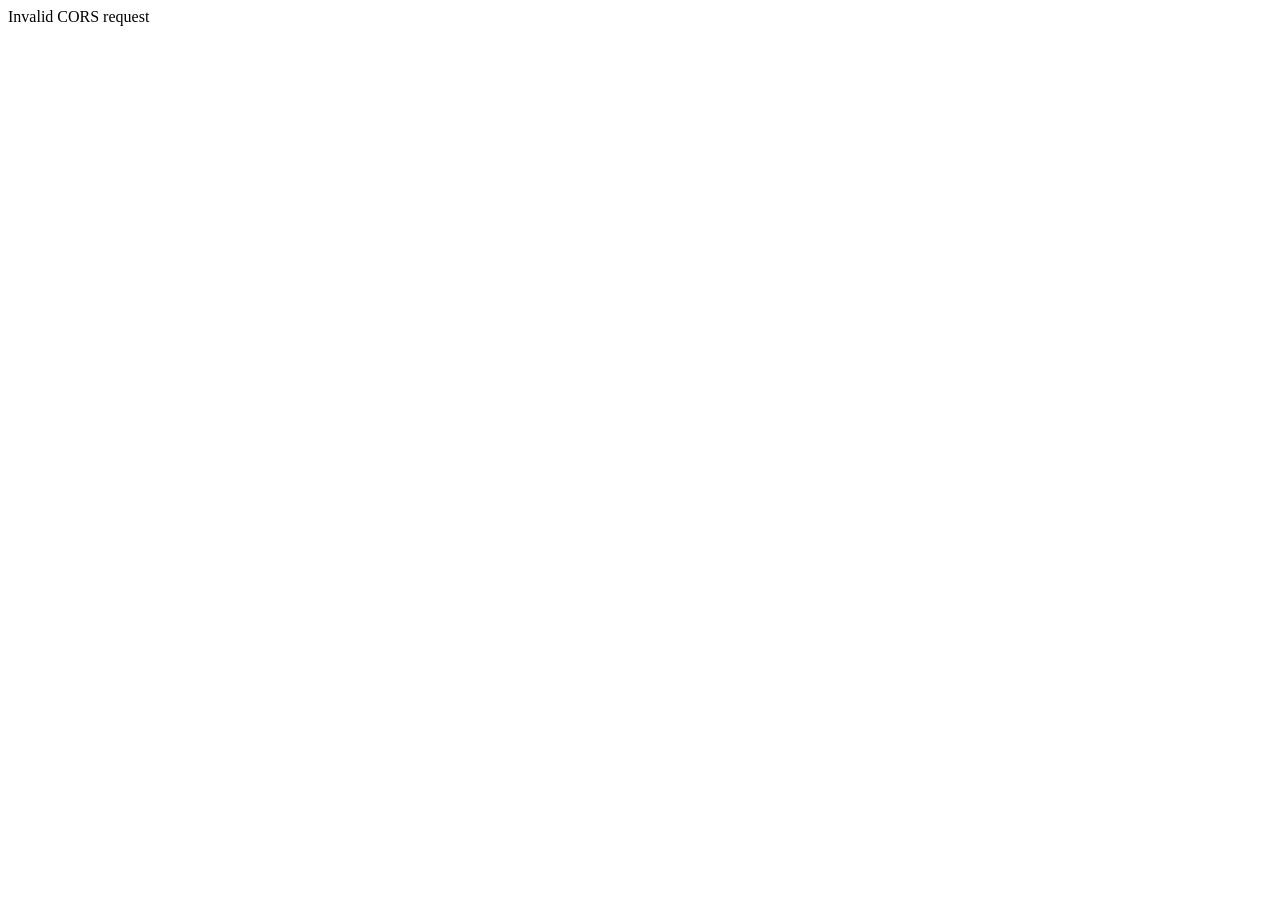
<file: tests/fixtures/kakao-profile-cors-blocked-20261019.html>
<!doctype html>
<!-- Minimal excerpt of the 2026-10-19 public response with Origin: https://jsj-sands.github.io.
     Status: 200; Access-Control-Allow-Origin: *; the actual OG block was replaced as below. -->
<html lang="ko"><head>
    Invalid CORS request
    <title>카카오톡채널</title>
</head><body><div id="root"></div></body></html>
</file>
<file: styles.css>
@charset "UTF-8";
@font-face{font-family:"Red Hat Display";src:url("assets/fonts/red-hat-display-latin.woff2") format("woff2");font-style:normal;font-weight:300 900;font-display:swap;unicode-range:U+0000-00FF,U+0131,U+0152-0153,U+02BB-02BC,U+02C6,U+02DA,U+02DC,U+0304,U+0308,U+0329,U+2000-206F,U+2074,U+20AC,U+2122,U+2191,U+2193,U+2212,U+2215,U+FEFF,U+FFFD}
@font-face{font-family:Pretendard;src:url("assets/fonts/pretendard-variable.woff2") format("woff2");font-style:normal;font-weight:100 900;font-display:swap}

/* SANDS Lab CI. Green is reserved for explicit shared-lunch attendance. */
:root{
  --bg:#f3f1ed;--paper:#fff;--white:#fff;--ink:#2c333d;--muted:#505b6b;
  --line:#e1ddd8;--surface:#f1eee9;--surface-hover:#e8e3dd;
  --brand:#ac3b46;--brand-deep:#820013;--brand-accent:#d00f37;--brand-soft:#e0858e;
  --brand-wash:#f6e6e9;--brand-pale:#fcf5f6;--brand-line:#ddbbc0;--brand-hover:#efccd2;
  --attend-ink:#2d653d;--attend-bg:#f1f6eb;--attend-line:#c6d9ba;--attend-chip:#e3edda;--attend-hover:#d6e6c9;
  --ceo-ink:#6d5337;--ceo-bg:#f7f1e7;--ceo-line:#ded1bd;--ceo-chip:#eee5d6;--ceo-hover:#e5d8c4;
  --out-ink:#695c62;--out-bg:#f3eff1;--out-line:#dfd5da;--out-chip:#eae1e6;--out-hover:#e0d4db;
  --pending-ink:#555e6b;--pending-bg:#f1f2f4;--pending-line:#d8dce2;--pending-chip:#e5e8ec;--pending-hover:#d9dee5;
  --separate-ink:#455f75;--separate-bg:#eff3f7;--separate-line:#cfdbe6;--separate-chip:#e2eaf1;--separate-hover:#d7e2ec;
  --shadow:0 10px 28px #2c333d06;--radius:22px;
  font-family:"Red Hat Display",Pretendard,"Noto Sans KR",-apple-system,BlinkMacSystemFont,"Segoe UI",sans-serif;
  color:var(--ink);background:var(--bg);font-synthesis:none
}

*{box-sizing:border-box}
html{scroll-behavior:smooth;scroll-padding-top:24px}
body{margin:0;font-size:1.125rem;line-height:1.6}
button,input,select,textarea{font:inherit;color:inherit}
button,a,input,select,textarea{-webkit-tap-highlight-color:transparent}
button{cursor:pointer}
button:disabled{cursor:wait;opacity:.55}
a{color:inherit;text-decoration:none}
button{border:0;background:none}
button:focus-visible,a:focus-visible,input:focus-visible,select:focus-visible,textarea:focus-visible{outline:3px solid var(--brand-accent);outline-offset:4px}
input,select,textarea{max-width:100%}
svg{width:21px;height:21px;fill:none;stroke:currentColor;stroke-width:1.6;stroke-linecap:round;stroke-linejoin:round}
h1,h2,h3,p{margin:0}
h2{font-size:1.75rem;line-height:1.4;letter-spacing:-.8px}
h3{font-size:1.75rem;letter-spacing:-.7px}
small{font-size:1rem}
button{touch-action:manipulation}
.sr-only{position:absolute;width:1px;height:1px;overflow:hidden;clip-path:inset(50%);white-space:nowrap}
.skip-link{position:fixed;top:-100px;left:12px;z-index:99;padding:10px;background:var(--paper)}
.skip-link:focus{top:12px}

.site-header{max-width:1256px;height:auto;padding:20px 28px;margin:auto;display:flex;align-items:center;justify-content:space-between;border-bottom:1px solid var(--line);min-height:86px;gap:18px}
.brand{display:flex;gap:11px;align-items:center;font-size:1.125rem;font-weight:750;letter-spacing:0;min-width:0;max-width:100%;flex-shrink:0;color:var(--ink)}
nav{display:flex;align-items:center;gap:29px;font-size:1.125rem;font-weight:650}
.icon-button{display:inline-flex;align-items:center;justify-content:center;width:38px;height:38px;flex-shrink:0;border-radius:50%;font-size:1.75rem;transition:background .15s}
.icon-button:hover{background:var(--brand-wash);color:var(--brand-deep)}
.page{max-width:1256px;padding:0 28px;margin:auto}
.hero{display:grid;grid-template-columns:1fr 430px;align-items:center;min-height:337px;padding:43px 18px 38px 4px;overflow:hidden}
.eyebrow,.section-kicker{font-size:0.875rem;letter-spacing:1.9px;font-weight:750;color:var(--muted);display:block}
.eyebrow{color:var(--brand);margin-bottom:16px}
.hero h1{font-size:3rem;line-height:1.22;letter-spacing:-2px;font-weight:780}
.hero h1 span{color:var(--brand-deep)}
.hero-description{font-size:1.125rem;margin-top:17px;color:var(--muted)}
.hero-pills{display:flex;gap:9px;margin-top:20px;flex-wrap:wrap}
.pill,.subtle-badge{padding:5px 11px;border:1px solid var(--line);border-radius:50px;font-size:1rem;font-weight:650;background:var(--paper)}
.pill.soft-green{background:var(--attend-bg);border-color:var(--attend-line);color:var(--attend-ink)}

.hero-art{position:relative;height:270px;isolation:isolate}
.plate{position:absolute;width:229px;height:229px;left:87px;top:14px;border-radius:50%;background:linear-gradient(150deg,#fffefb,#f0e0dd);box-shadow:9px 20px 30px #82001314,inset 0 0 0 1px #fff;transform:rotate(-17deg)}
.plate-rim{position:absolute;inset:24px;border-radius:50%;box-shadow:inset 0 0 0 2px #ac3b4626,inset 0 3px 7px #c4bba322;background:#f7f1e7}
.rice{position:absolute;border-radius:50%;background:repeating-linear-gradient(75deg,#faf9ed 0px,#faf9ed 4px,#e7dfc8 5px,#faf9ed 6px);box-shadow:0 2px 6px #9e8b5a22;transform:rotate(12deg)}
.rice-one{width:97px;height:92px;left:19px;top:25px}
.rice-two{width:90px;height:78px;left:50px;top:28px}
.rice-three{width:94px;height:80px;left:34px;top:62px}
.leaf{position:absolute;background:#57825b;border-radius:6% 72% 11% 72%;box-shadow:inset 3px 0 #3d68482e}
.leaf:after{content:"";position:absolute;top:50%;left:10%;width:82%;height:1px;background:#abc491;transform:rotate(40deg)}
.leaf-one{width:63px;height:74px;right:14px;top:28px;transform:rotate(-12deg)}
.leaf-two{width:55px;height:65px;right:5px;top:66px;transform:rotate(12deg);background:#7b9d66}
.tomato{position:absolute;width:38px;height:38px;border-radius:50%;background:radial-gradient(circle at 30% 25%,#fc8c5e,#de4a31);box-shadow:1px 4px 7px #9c3f2519}
.tomato:after{content:"✳";font-size:1.125rem;position:absolute;left:10px;top:-4px;color:#63784c}
.tomato-one{left:25px;bottom:22px}
.tomato-two{left:57px;bottom:11px;width:34px;height:34px}
.egg{position:absolute;width:85px;height:69px;left:79px;top:88px;border-radius:50% 50% 46% 34%;background:#fffef5;box-shadow:2px 5px 7px #5b563222;transform:rotate(27deg)}
.egg i{display:block;position:absolute;width:38px;height:38px;border-radius:50%;left:27px;top:15px;background:radial-gradient(circle at 35% 30%,#ffd569,#f9af29);box-shadow:inset -1px -2px 3px #de8c2520}
.chopstick{position:absolute;top:32px;width:6px;height:213px;background:linear-gradient(180deg,var(--brand) 0%,var(--brand) 24%,#ce986c 25%,#a26b43 100%);border-radius:3px;transform:rotate(16deg);box-shadow:2px 2px 4px #583b2310}
.stick-one{right:68px}
.stick-two{right:54px}
.orbit{position:absolute;width:340px;height:225px;border:1px solid var(--line);border-radius:50%;top:12px;left:32px;transform:rotate(-23deg);z-index:-1;border-color:var(--brand-line)}
.orbit-two{width:274px;height:269px;left:66px;top:0;transform:rotate(20deg)}
.art-label{position:absolute;bottom:0;right:8px;transform:rotate(-5deg);font-size:0.875rem;font-weight:750;letter-spacing:1.7px;color:var(--muted)}
.sun-dot{position:absolute;width:37px;height:37px;border-radius:50%;background:var(--brand-soft);top:9px;right:29px}
.spark{position:absolute;color:var(--brand-accent);font-size:1.75rem}
.spark-one{left:34px;top:70px}
.spark-two{left:61px;bottom:20px;color:var(--brand-soft);font-size:1.375rem}

.connection-banner{display:flex;align-items:center;justify-content:space-between;gap:16px;border:1px solid var(--line);border-radius:12px;background:var(--surface);padding:10px 15px;font-size:1rem;color:var(--muted);margin-bottom:21px;border-color:var(--line)}
.connection-banner.live{background:var(--paper);color:var(--ink);border-color:var(--brand-line)}
.connection-banner.error{background:var(--brand-wash);color:var(--brand-deep);border-color:var(--brand-line)}
.connection-banner button{font-weight:750;text-decoration:underline;text-underline-offset:3px;white-space:nowrap}
.connection-banner span{display:flex;align-items:center;gap:7px;flex-wrap:wrap}
.status-dot{width:6px;height:6px;background:currentColor;border-radius:50%;display:inline-block}
.date-toolbar{display:flex;align-items:center;justify-content:space-between;padding-bottom:26px;gap:15px}
.date-controls{display:flex;align-items:center;gap:9px}
.date-label input{background:none;border:0;font-weight:750;font-size:1.375rem;width:161px;padding:5px 0}
.small-button{font-size:1rem;border:1px solid var(--line);padding:5px 11px;border-radius:9px;background:var(--paper);font-weight:650}
.identity{display:flex;align-items:center;gap:10px;font-size:1.125rem;color:var(--muted)}
.identity select{background:var(--paper);border:1px solid var(--line);border-radius:10px;padding:9px 28px 9px 12px;color:var(--ink);font-weight:650;font-size:1.125rem}
.section-heading{display:flex;align-items:flex-end;justify-content:space-between;gap:16px;margin-bottom:13px}
.section-kicker{margin-bottom:6px}
.section-description{font-size:1rem;color:var(--muted);line-height:1.7}
.switch-label{display:flex;gap:9px;align-items:center;font-size:1rem;font-weight:600;cursor:pointer;position:relative;margin-bottom:5px}
.switch-label input{position:absolute;width:1px;height:1px;opacity:0}
.switch-track{height:23px;width:39px;border-radius:20px;background:var(--surface);transition:background .2s;display:inline-block;position:relative}
.switch-track:after{content:"";position:absolute;width:17px;height:17px;border-radius:50%;background:var(--paper);left:3px;top:3px;box-shadow:0 1px 3px #2c333d11;transition:transform .2s}
.switch-label input:checked+.switch-track{background:var(--brand)}
.switch-label input:checked+.switch-track:after{transform:translateX(16px)}
.switch-label input:focus-visible+.switch-track{outline:3px solid var(--brand-accent);outline-offset:4px}
.avatar{width:41px;height:41px;border-radius:50%;display:inline-flex;align-items:center;justify-content:center;font-weight:750;font-size:1.125rem;flex-shrink:0}
.avatar.coral{color:var(--brand-deep);background:var(--brand-wash)}
.avatar.purple{color:var(--brand-deep);background:var(--brand-wash)}
.avatar.blue{color:var(--ink);background:var(--pending-chip)}
.avatar.green{color:var(--brand-deep);background:var(--brand-wash)}
.main-columns{display:grid;grid-template-columns:minmax(0,1fr) 305px;gap:27px;align-items:start}
.text-button{font-size:1rem;font-weight:650;color:var(--muted);padding:4px 0}
.text-button:hover{color:var(--brand-accent)}
.restaurant-cards{display:grid;gap:16px}
.restaurant-card{position:relative;overflow:hidden;border:1px solid var(--line);border-radius:var(--radius);background:var(--paper);box-shadow:var(--shadow);padding:23px}
.restaurant-card.selected{border-color:var(--brand);background:var(--brand-pale)}
.restaurant-head{display:flex;align-items:center;justify-content:space-between;gap:15px;margin-bottom:17px}
.restaurant-title{display:flex;gap:13px;align-items:center}
.restaurant-icon{width:49px;height:49px;border-radius:15px;display:flex;align-items:center;justify-content:center;background:var(--brand-wash);color:var(--brand);flex-shrink:0}
.restaurant-icon svg{width:29px;height:29px;stroke-width:1.4}
.restaurant-icon.lunchtime{color:var(--brand-deep);background:var(--surface)}
.restaurant-icon.other{color:var(--ink);background:var(--pending-chip)}
.restaurant-subtitle{color:var(--muted);font-size:1rem;margin-top:1px}
.restaurant-tag{font-size:0.875rem;white-space:nowrap;border:1px solid var(--line);border-radius:7px;padding:3px 7px;color:var(--muted);align-self:flex-start}
.menu-list{list-style:none;margin:0 0 14px;padding:0;border-top:1px solid var(--line)}
.menu-list li{padding:10px 0;border-bottom:1px solid var(--line);display:flex;gap:13px;align-items:baseline;font-size:1.125rem;font-weight:600;line-height:1.5}
.menu-list .course{color:var(--muted);min-width:39px;font-weight:500;font-size:0.875rem;flex-shrink:0}
.menu-meta{display:flex;align-items:center;justify-content:space-between;gap:8px;font-size:0.875rem;color:var(--muted);margin-top:8px;margin-bottom:14px}
.menu-meta a{text-decoration:underline;text-underline-offset:3px}
.menu-note{background:var(--surface);padding:13px 15px;border-radius:11px;font-size:1rem;white-space:pre-line;margin-bottom:15px}
.menu-note strong{font-size:0.875rem;display:block;color:var(--muted);margin-bottom:4px;letter-spacing:.2px}
.empty-menu{padding:17px;background:var(--surface);border-radius:12px;margin-bottom:16px}
.empty-menu p{font-size:1rem;color:var(--muted)}
.empty-menu strong{display:block;font-size:1.125rem;margin-bottom:5px}
.channel-preview{display:flex;align-items:center;gap:13px;padding:20px 16px;background:var(--surface);border-radius:13px;margin-bottom:14px}
.channel-mark{background:#fee500;color:#2c333d;width:42px;height:42px;border-radius:14px;font-weight:750;font-size:1rem;display:flex;align-items:center;justify-content:center;flex-shrink:0}
.channel-preview strong{font-size:1.125rem}
.channel-preview p{color:var(--muted);font-size:1rem;margin-top:3px}
.channel-preview .arrow{margin-left:auto;font-size:1.375rem;color:var(--muted)}
.restaurant-bottom{display:flex;align-items:center;justify-content:space-between;gap:10px;margin-top:16px}
.restaurant-tools{display:flex;align-items:center;flex-wrap:wrap;gap:13px;font-size:1rem;color:var(--muted)}
.restaurant-tools button{font-size:1rem;padding:0;color:var(--muted)}
.restaurant-tools a:hover,.restaurant-tools button:hover{color:var(--brand-accent)}
.vote-button{min-width:123px;padding:11px 16px;font-size:1.125rem;font-weight:750;border-radius:10px;background:var(--brand-pale);border:1px solid var(--line);color:var(--brand);white-space:nowrap;border-color:var(--brand-line)}
.vote-button:hover{background:var(--brand-wash);border-color:var(--brand)}
.vote-button.chosen{background:var(--brand);color:var(--white);border-color:var(--brand)}
.vote-button[aria-disabled=true]{opacity:.65;cursor:pointer}
.menu-frame{display:block;width:100%;height:420px;border:1px solid var(--line);border-radius:10px;margin:12px 0;background:var(--paper)}
.frame-note{font-size:1rem;color:var(--muted);margin:8px 0}
.add-place{width:100%;border:1px dashed var(--line);border-radius:16px;padding:19px 12px;margin-top:16px;background:var(--brand-pale);color:var(--brand);font-size:1.125rem;font-weight:650;text-align:center;border-color:var(--brand-line)}
.add-place>span{font-size:1.625rem;vertical-align:-2px;margin-right:7px}
.add-place small{font-weight:400;margin-left:12px;color:var(--muted);font-size:1rem}
.add-place:hover{background:var(--brand-wash)}
.decision-panel{margin-top:0;padding:26px 23px;border:1px solid var(--line);border-radius:var(--radius);background:var(--paper);position:sticky;top:22px;box-shadow:var(--shadow);border-color:var(--line)}
.decision-panel h2{font-size:1.75rem;margin-bottom:6px}
.decision-panel .section-kicker{color:var(--muted)}
.decision-panel .section-description{font-size:1rem}
.result-row{margin-top:20px}
.result-heading{display:flex;align-items:center;justify-content:space-between;gap:9px;margin-bottom:6px;font-size:1rem;font-weight:650}
.result-heading span:first-child{overflow:hidden;text-overflow:ellipsis;white-space:nowrap}
.result-heading b{font-size:1rem;color:var(--brand-deep);white-space:nowrap}
.result-track{height:5px;border-radius:10px;background:var(--brand-wash);overflow:hidden}
.result-bar{height:100%;background:var(--brand-soft);min-width:0;border-radius:10px;transition:width .25s}
.result-bar.leading{background:var(--brand)}
.voter-names{min-height:19px;margin-top:5px;font-size:0.875rem;color:var(--muted);word-break:keep-all}
.decision-form{margin-top:23px;border-top:1px solid var(--line);padding-top:20px}
.field-label{display:block;font-size:1rem;color:var(--muted);font-weight:650;margin-bottom:7px}
.decision-form select,.decision-form input{width:100%;border:1px solid var(--line);background:var(--surface);border-radius:9px;padding:10px;font-size:1rem}
.decision-form select{margin-bottom:12px}
.decision-form .time-row{display:flex;align-items:center;justify-content:space-between;gap:12px;font-size:1rem;margin:0 0 16px}
.decision-form .time-row input{width:111px;padding:7px}
.primary-button{background:var(--brand);color:var(--white);padding:12px 17px;border-radius:11px;font-size:1.125rem;font-weight:700;width:100%;display:inline-flex;align-items:center;justify-content:center;gap:6px;text-align:center}
.primary-button:hover{background:var(--brand-deep)}
.secondary-button{border:1px solid var(--line);background:var(--paper);border-radius:10px;padding:10px 13px;font-size:1rem;font-weight:650;display:inline-flex;align-items:center;justify-content:center;gap:7px;border-color:var(--brand-line);color:var(--brand)}
.secondary-button:hover{background:var(--brand-wash)}
.share-actions{display:grid;gap:10px;margin-top:14px}
.tiny-note{font-size:0.875rem;color:var(--muted);line-height:1.9;margin-top:14px}
.decision-panel .tiny-note{text-align:center}
.random-button{font-size:1rem;color:var(--muted);width:100%;padding:9px 0 0}
.confirmed{margin-top:24px;border-top:1px solid var(--line);padding-top:23px}
.confirmed-label{display:inline-flex;align-items:center;gap:7px;color:var(--brand);font-size:1rem;font-weight:750;letter-spacing:.5px}
.confirmed h3{font-size:1.8125rem;margin-top:10px;line-height:1.35;word-break:keep-all}
.confirmed .meeting{font-size:1.375rem;color:var(--ink);margin-top:7px}
.confirmed .people{font-size:1rem;color:var(--muted);margin-top:10px}
.confirmed button{margin-top:15px}
footer{display:flex;justify-content:space-between;gap:18px;border-top:1px solid var(--line);padding:24px 0 32px;font-size:0.875rem;color:var(--muted);letter-spacing:.2px}
footer i{font-style:normal;padding:0 5px}
footer a{white-space:nowrap}
dialog{border:1px solid var(--line);border-radius:22px;padding:25px;max-width:540px;width:calc(100% - 28px);max-height:90vh;box-shadow:0 22px 85px #2c333d33;background:var(--paper);color:var(--ink)}
dialog::backdrop{background:#2c333d66;backdrop-filter:blur(3px)}
dialog.wide{max-width:830px}
.dialog-heading{display:flex;justify-content:space-between;gap:10px;align-items:center;margin-bottom:16px}
.dialog-heading h2{font-size:1.625rem}
.dialog-copy{font-size:1rem;color:var(--muted);margin-bottom:17px;line-height:1.9}
.dialog-form{display:grid;gap:15px}
.dialog-form label{font-size:1rem;font-weight:650;display:block}
.dialog-form input:not([type=checkbox]),.dialog-form textarea,.dialog-form select{width:100%;margin-top:6px;border:1px solid var(--line);border-radius:9px;padding:10px 12px;background:var(--paper);font-size:1.125rem}
.dialog-form textarea{min-height:110px;resize:vertical}
.dialog-form input[type=checkbox]{margin:0;accent-color:var(--brand);width:16px;height:16px}
.dialog-form .checkbox-grid{display:grid;grid-template-columns:repeat(5,1fr);gap:8px;margin:8px 0 16px}
.checkbox-grid label{display:flex;align-items:center;justify-content:center;gap:5px;border:1px solid var(--line);padding:6px;border-radius:7px;font-size:1rem}
.settings-block{padding:18px 0;border-top:1px solid var(--line)}
.settings-block h3{font-size:1.25rem;margin-bottom:10px}
.settings-block:first-child{border:0;padding-top:0}
.hint-box{background:var(--surface);padding:12px;border-radius:9px;font-size:1rem;color:var(--muted);margin:12px 0}
.error-text{font-size:1rem;color:var(--brand-deep)}
.availability-options{display:grid;gap:9px}
.availability-options button{border:1px solid var(--line);border-radius:12px;padding:14px 16px;font-size:1.125rem;text-align:left;background:var(--surface);font-weight:650}
.availability-options button small{display:block;font-weight:400;margin-top:3px;color:var(--muted)}
.availability-options .active{border-color:var(--brand);background:var(--brand-pale)}
.toast{position:fixed;bottom:28px;left:50%;transform:translateX(-50%);z-index:100;background:var(--ink);color:var(--white);padding:13px 21px;border-radius:12px;box-shadow:0 5px 20px #2c333d33;font-size:1.125rem;max-width:calc(100% - 32px);text-align:center;min-width:200px}
.toast[hidden]{display:none}
.no-script{position:fixed;bottom:0;background:var(--surface);padding:15px;width:100%;text-align:center}
.button-row{display:flex;gap:9px;flex-wrap:wrap}
.button-row>*{flex:1}
.snapshot-label{color:var(--muted)}
.selected-day-note{font-size:1rem;color:var(--brand-deep);margin-bottom:12px}
.inline-warning{font-size:1rem;color:var(--brand-deep);margin:10px 0}
.member-instruction{font-size:1rem;background:var(--brand-wash);padding:10px 12px;border-radius:9px;margin-bottom:12px}
.choice-grid{display:grid;grid-template-columns:1fr 1fr;gap:10px}
.choice-grid button{padding:15px;border:1px solid var(--line);border-radius:12px;font-weight:650;background:var(--surface)}
.channel-info{font-size:1rem;line-height:1.9;color:var(--muted);margin-bottom:15px}

@media(min-width:1300px){.page,.site-header{max-width:1240px}
.main-columns{grid-template-columns:minmax(0,1fr) 320px;gap:30px}
.hero{padding-top:49px;padding-bottom:44px}
}

@media(max-width:950px){.hero{grid-template-columns:1fr 340px}
.hero-art{transform:scale(.86);transform-origin:right center;margin-left:-40px}
.main-columns{grid-template-columns:minmax(0,1fr) 280px;gap:20px}
.avatar{width:34px;height:34px;font-size:1rem}
.hero h1{font-size:2.75rem}
.restaurant-card{padding:20px}
.decision-panel{padding:23px 19px}
}

@media(max-width:760px){.page,.site-header{padding-left:20px;padding-right:20px}
.site-header{height:73px}
nav{gap:17px;font-size:1rem}
.hero{grid-template-columns:1fr 250px;min-height:285px;padding:30px 0}
.hero-art{transform:scale(.7);transform-origin:right center;margin-left:-130px}
.hero h1{font-size:2.25rem;letter-spacing:-1.4px}
.eyebrow{font-size:0.5rem;letter-spacing:1.4px}
.hero-description{font-size:1rem}
.hero-pills{margin-top:16px}
.pill{font-size:0.875rem}
.main-columns{grid-template-columns:minmax(0,1fr) 250px;gap:17px}
.avatar{width:36px;height:36px}
.section-heading{align-items:center}
.section-heading h2{font-size:1.625rem}
.restaurant-head{gap:10px}
.restaurant-title{gap:10px}
.restaurant-title h3{font-size:1.625rem}
.restaurant-icon{width:40px;height:40px;border-radius:12px}
.restaurant-subtitle{font-size:0.875rem}
.restaurant-tag{display:none}
.restaurant-bottom{flex-direction:column;align-items:stretch;gap:17px}
.restaurant-tools{justify-content:flex-start}
.vote-button{width:100%}
.decision-panel h2{font-size:1.5rem}
.add-place small{display:block;margin:4px 0 0}
.section-kicker{font-size:0.5rem}
.section-heading>.text-button{font-size:0.875rem}
.decision-panel{padding:22px 17px}
.connection-banner{font-size:1rem}
}

@media(max-width:620px){.page,.site-header{padding-left:18px;padding-right:18px}
.brand{font-size:1.125rem;gap:9px}
nav{gap:15px}
nav>a{font-size:1rem}
.hero{grid-template-columns:1fr;position:relative;min-height:302px;padding:31px 0 24px}
.hero-copy{z-index:1}
.hero h1{font-size:2.375rem}
.hero-description{max-width:230px;line-height:1.8}
.hero-art{position:absolute;right:-25px;top:29px;width:430px;transform:scale(.50);transform-origin:right center;opacity:.95;pointer-events:none}
.hero .art-label{display:none}
.hero-pills{margin-top:25px}
.date-toolbar{flex-wrap:wrap;padding-bottom:23px;gap:12px}
.date-controls{gap:4px}
.date-label input{width:145px;font-size:1.125rem}
.date-controls .icon-button{width:29px}
.identity select{font-size:1rem;padding:7px 22px 7px 10px}
.identity{font-size:1rem;gap:7px}
.date-toolbar .identity{margin-left:auto}
.main-columns{grid-template-columns:1fr;gap:25px}
.decision-panel{position:static;padding:23px}
.restaurant-card{padding:22px}
.restaurant-bottom{flex-direction:row;align-items:center;gap:10px}
.vote-button{width:auto;min-width:123px}
.section-heading h2{font-size:1.625rem}
.switch-label{font-size:0.875rem;gap:6px;margin:4px 0 0}
.switch-track{width:33px;height:21px}
.switch-track:after{width:15px;height:15px}
.switch-label input:checked+.switch-track:after{transform:translateX(12px)}
.people-section>.section-heading{align-items:flex-end}
.people-section .section-description{font-size:1rem}
.connection-banner{padding:11px 12px;align-items:flex-start;gap:10px;line-height:1.7}
.connection-banner>span{gap:5px}
.connection-banner button{font-size:0.875rem}
.decision-form .time-row{justify-content:flex-start}
.decision-form .time-row input{margin-left:auto}
.subtle-badge{font-size:0.875rem;padding:4px 7px}
footer{font-size:0.875rem;flex-wrap:wrap;gap:9px;padding-bottom:27px}
.section-description{font-size:1rem}
.tiny-note{font-size:0.875rem}
dialog{padding:21px}
.restaurant-title h3{font-size:1.75rem}
.restaurant-subtitle{font-size:0.875rem}
.menu-list li{font-size:1.125rem}
.menu-frame{height:460px}
.channel-preview{padding:18px 14px}
.share-actions{grid-template-columns:1fr 1fr;align-items:center}
.result-row{margin-top:17px}
}

@media(max-width:370px){.hero h1{font-size:2.125rem}
.hero-art{right:-37px;transform:scale(.42);top:37px}
.hero-description{max-width:195px;font-size:1rem}
.hero-pills{gap:5px}
.date-toolbar{justify-content:center}
.date-toolbar .identity{margin-left:0;width:100%;justify-content:flex-end}
.avatar{width:30px;height:30px;font-size:0.875rem}
.switch-label{font-size:0.875rem}
.section-heading h2{font-size:1.375rem}
.restaurant-card{padding:18px}
.restaurant-tools{gap:9px}
.vote-button{min-width:110px}
.restaurant-head h3{font-size:1.625rem}
.pill{font-size:0.875rem;padding:5px 8px}
}

@media(prefers-reduced-motion:reduce){*{scroll-behavior:auto!important;transition:none!important}
}
.dialog-form [hidden]{display:none}

@media(max-width:620px){.hero-art{right:-45px;top:35px;transform:scale(.43)}
}

@media(max-width:370px){.hero-art{right:-50px;top:37px;transform:scale(.38)}
}

/* Menu previews and shared images. */
.avatar.amber{color:var(--brand-deep);background:var(--brand-wash)}

.menu-tabs{display:flex;gap:5px;background:var(--surface);border:1px solid var(--line);border-radius:11px;padding:4px;margin-bottom:17px}
.menu-tabs button{flex:1;padding:9px 8px;border-radius:8px;font-size:1rem;font-weight:700;color:var(--muted)}
.menu-tabs button[aria-pressed=true]{background:var(--paper);color:var(--brand-deep);box-shadow:0 2px 5px #2c333d0b}
.menu-date-label{font-size:1rem;font-weight:650;color:var(--muted);margin:2px 0 12px}
.menu-source-link{display:inline-block;margin-top:9px;font-size:1rem;color:var(--brand);text-decoration:underline;text-underline-offset:3px}
.week-menu-heading{display:flex;justify-content:space-between;align-items:center;gap:10px;margin:4px 0 13px}
.week-menu-heading strong{font-size:1.125rem}
.week-menu-heading>span{font-size:1rem;color:var(--muted)}
.week-menu-list{display:grid;gap:8px}
.week-menu-day{display:flex;border:1px solid var(--line);border-radius:12px;overflow:hidden;background:var(--paper)}
.week-menu-day.selected-day{border-color:var(--brand-line);background:var(--brand-pale)}
.week-menu-date{width:64px;flex-shrink:0;background:var(--brand-pale);display:flex;align-items:stretch;justify-content:center}
.week-menu-date>button{padding:12px 8px;width:100%;font-size:1rem;color:var(--muted);line-height:1.5}
.week-menu-date strong{display:block;font-size:1.25rem;font-weight:750;color:var(--brand-deep)}
.week-menu-date small{display:block;font-size:0.875rem;color:var(--brand-accent);font-weight:700;margin-top:4px}
.week-menu-content{flex:1;min-width:0;padding:12px 14px;position:relative}
.week-menu-content>ul{padding:0;list-style:none;margin:0}
.week-menu-content>ul>li{font-size:1.125rem;line-height:1.7;word-break:keep-all;overflow-wrap:anywhere}
.week-menu-content>a{display:inline-block;font-size:0.875rem;color:var(--muted);text-decoration:underline;text-underline-offset:3px;margin-top:5px}
.week-menu-status{font-size:1rem;color:var(--muted);line-height:1.8;margin:0}
.lunch-image-panel{margin:15px 0 18px}
.image-empty{border:1px dashed var(--line);background:var(--surface);border-radius:13px;padding:25px 14px;text-align:center}
.image-empty>span{display:block;font-size:1.75rem;color:var(--muted);line-height:1.3;margin-bottom:8px}
.image-empty strong{display:block;font-size:1.125rem;color:var(--ink)}
.image-empty p{font-size:1rem;line-height:1.9;color:var(--muted);margin-top:7px}
.menu-photo-button{display:block;width:100%;background:var(--surface);border:1px solid var(--line);border-radius:13px;overflow:hidden;padding:0;position:relative}
.menu-photo{display:block;width:100%;height:auto;max-height:430px;object-fit:contain;background:var(--paper)}
.menu-photo-button>span{display:block;padding:9px 12px;font-size:1rem;font-weight:650;color:var(--brand);background:var(--brand-pale)}
.image-caption{display:flex;flex-direction:column;gap:3px;margin:10px 0 12px;line-height:1.8}
.image-caption strong{font-size:1rem;color:var(--muted);font-weight:650}
.image-caption span{font-size:0.875rem;color:var(--muted)}
.image-share-row{display:flex;align-items:center;gap:12px;flex-wrap:wrap;margin-top:12px}
.image-share-row>span{font-size:0.875rem;color:var(--muted)}
.image-share-row .secondary-button{background:var(--brand-pale);font-size:1rem;padding:9px 13px}
.upload-hint{font-size:0.875rem;color:var(--muted);margin-top:-10px;line-height:1.8}
.upload-preview{background:var(--surface);border:1px solid var(--line);border-radius:11px;padding:8px;max-height:340px;overflow:auto}
.upload-preview img{display:block;max-width:100%;height:auto;margin:auto}
.upload-status{font-size:1rem;color:var(--muted);line-height:1.9;overflow-wrap:anywhere}
.full-menu-image{overflow:auto;max-height:65vh;background:var(--surface);border-radius:12px;padding:8px}
.full-menu-image img{display:block;width:100%;height:auto}
.inline-warning a{text-decoration:underline;text-underline-offset:3px}

@media(max-width:760px){.menu-tabs button{font-size:1rem}
.week-menu-heading{flex-wrap:wrap;gap:3px}
.week-menu-date{width:52px}
.week-menu-content{padding:10px}
.week-menu-content>ul>li{font-size:1rem}
.image-share-row{gap:8px}
.image-empty br{display:none}
}

@media(max-width:620px){.people-section>.section-heading{align-items:flex-start}
.week-menu-content{padding:11px 13px}
.week-menu-content>ul>li{font-size:1.125rem}
.full-menu-image{padding:3px}
.menu-photo{max-height:410px}
.image-empty{padding:24px 13px}
}

/* Daily choices and status groups. Names wrap within each team. */
#peopleSection.daily-section{min-width:0;margin:0 0 31px}

#peopleSection.daily-section>.section-heading{align-items:flex-start;flex-wrap:wrap;gap:10px 16px;margin-bottom:14px}

#peopleSection.daily-section>.section-heading>div{flex:1 1 220px;min-width:0}

#peopleSection.daily-section .switch-label{flex:0 1 auto;max-width:100%;margin:5px 0 0;font-size:1rem;line-height:1.6;white-space:normal;word-break:keep-all}

#peopleSection.daily-section .switch-track{flex-shrink:0}

#peopleSection.daily-section #availabilityHint{margin:0 0 10px;font-size:1rem;color:var(--muted);line-height:1.7;overflow-wrap:anywhere}

#peopleSection.daily-section #availabilityHint:empty{display:none;margin:0}

#peopleSection .daily-date-toolbar{gap:10px;margin:0;padding:0 0 13px}

#peopleSection .daily-date-toolbar .date-controls{min-width:0;flex-wrap:wrap}

#peopleSection .daily-date-toolbar .identity{max-width:100%}

#peopleSection .daily-groups{display:grid;grid-template-columns:repeat(2,minmax(0,1fr));align-items:stretch;gap:14px;min-width:0;margin:0}

#peopleSection .daily-group{--daily-bg:var(--pending-bg);--daily-line:var(--pending-line);--daily-ink:var(--pending-ink);--daily-chip:var(--pending-chip);--daily-chip-line:var(--pending-line);--daily-hover:var(--pending-hover);min-width:0;padding:17px;border:1px solid var(--daily-line);border-radius:17px;background:var(--daily-bg)}

#peopleSection .daily-group.is-in{--daily-bg:var(--attend-bg);--daily-line:var(--attend-line);--daily-ink:var(--attend-ink);--daily-chip:var(--attend-chip);--daily-chip-line:var(--attend-line);--daily-hover:var(--attend-hover)}

#peopleSection .daily-group.is-ceo{--daily-bg:var(--ceo-bg);--daily-line:var(--ceo-line);--daily-ink:var(--ceo-ink);--daily-chip:var(--ceo-chip);--daily-chip-line:var(--ceo-line);--daily-hover:var(--ceo-hover)}

#peopleSection .daily-group.is-out{--daily-bg:var(--out-bg);--daily-line:var(--out-line);--daily-ink:var(--out-ink);--daily-chip:var(--out-chip);--daily-chip-line:var(--out-line);--daily-hover:var(--out-hover)}

#peopleSection .daily-group.is-pending{--daily-bg:var(--pending-bg);--daily-line:var(--pending-line);--daily-ink:var(--pending-ink);--daily-chip:var(--pending-chip);--daily-chip-line:var(--pending-line);--daily-hover:var(--pending-hover)}

#peopleSection .daily-group-heading{display:flex;align-items:center;justify-content:space-between;gap:10px;margin:0 0 12px;padding:0 0 10px;border-bottom:1px solid var(--daily-line);color:var(--daily-ink)}

#peopleSection .daily-group-heading h3{min-width:0;font-size:1.25rem;font-weight:700;letter-spacing:-.35px;line-height:1.5;word-break:keep-all;overflow-wrap:anywhere}

#peopleSection .daily-group-count{display:inline-flex;align-items:baseline;gap:3px;flex-shrink:0;font-size:1rem;line-height:1.3;white-space:nowrap}

#peopleSection .daily-group-count>b{font-size:1.625rem;font-weight:750;letter-spacing:-.5px}

#peopleSection .daily-team-list{display:grid;gap:9px;min-width:0}

#peopleSection .daily-team-row{display:grid;grid-template-columns:84px minmax(0,1fr);align-items:start;gap:9px;min-width:0}

#peopleSection .daily-team-name{min-width:0;padding-top:10px;font-size:1rem;font-weight:500;line-height:1.6;color:var(--muted);word-break:keep-all;overflow-wrap:anywhere}

#peopleSection .daily-name-list{display:flex;align-items:flex-start;flex-wrap:wrap;gap:7px;min-width:0}

#peopleSection .daily-member{display:inline-flex;align-items:center;justify-content:flex-start;gap:6px;flex:0 1 auto;min-width:0;max-width:100%;min-height:38px;padding:7px 10px;border:1px solid var(--daily-chip-line);border-radius:9px;background:var(--daily-chip);color:var(--daily-ink);font-size:1.125rem;font-weight:650;line-height:1.5;text-align:left;cursor:pointer;transition:background .15s,border-color .15s}

#peopleSection .daily-member-name{flex-shrink:0;max-width:100%;line-height:1.5;white-space:normal;word-break:keep-all;overflow-wrap:anywhere}

#peopleSection .daily-member-note{flex:1 1 auto;min-width:0;max-width:120px;overflow:hidden;text-overflow:ellipsis;white-space:nowrap;font-size:0.875rem;font-weight:400;line-height:1.5;color:var(--muted)}

#peopleSection .daily-member:not(:disabled):hover{background:var(--daily-hover)}

#peopleSection .daily-member.is-me{border-color:var(--brand);box-shadow:0 0 0 1px #ac3b461a}

#peopleSection .daily-member.is-me .daily-member-name{font-weight:750}

#peopleSection .daily-me{display:inline-flex;align-items:center;justify-content:center;flex-shrink:0;min-width:17px;padding:1px 4px;border-radius:5px;background:var(--brand-wash);color:var(--brand-deep);font-size:0.875rem;font-weight:700;line-height:1.5}

#peopleSection .daily-member:disabled{opacity:1;cursor:default}

#peopleSection .daily-member:focus-visible{outline:2px solid var(--brand-accent);outline-offset:2px}

#peopleSection .daily-empty{padding:3px 0 2px;font-size:1rem;font-weight:400;line-height:1.7;color:var(--muted);word-break:keep-all;overflow-wrap:anywhere}

#peopleSection .daily-tools{display:flex;align-items:center;justify-content:space-between;flex-wrap:wrap;gap:8px;margin-top:7px}

#peopleSection .daily-tools .text-button{min-height:32px;max-width:100%;padding:5px 0;font-size:1rem;line-height:1.6;color:var(--muted);white-space:normal;word-break:keep-all;overflow-wrap:anywhere}

#peopleSection .daily-tools .text-button:hover{color:var(--brand)}

#peopleSection #dailySaveNote{max-width:100%;margin:0;font-size:0.875rem;line-height:1.7;color:var(--muted);overflow-wrap:anywhere}

#peopleSection #dailySaveNote:empty{display:none}

@media(max-width:900px){
  #peopleSection .daily-groups{gap:10px}

  #peopleSection .daily-group{padding:14px 16px}

  #peopleSection .daily-group-heading{margin-bottom:9px;padding-bottom:8px}

  #peopleSection .daily-team-list{gap:7px}

  #peopleSection .daily-team-row{grid-template-columns:84px minmax(0,1fr);gap:10px}

}

@media(max-width:620px){
  #peopleSection.daily-section{margin-bottom:25px}

  #peopleSection.daily-section>.section-heading{gap:7px;margin-bottom:12px}

  #peopleSection.daily-section .switch-label{margin-top:1px;font-size:1rem}

  #peopleSection.daily-section #availabilityHint{font-size:1rem;margin-bottom:9px}

  #peopleSection .daily-date-toolbar{row-gap:9px;padding-bottom:12px}

  #peopleSection .daily-groups{grid-template-columns:minmax(0,1fr)}

  #peopleSection .daily-group{padding:13px 14px;border-radius:14px}

  #peopleSection .daily-group-heading{gap:8px}

  #peopleSection .daily-group-heading h3{font-size:1.125rem}

  #peopleSection .daily-group-count>b{font-size:1.5rem}

  #peopleSection .daily-team-row{gap:8px}

  #peopleSection .daily-team-name{padding-top:10px}

  #peopleSection .daily-name-list{gap:6px}

  #peopleSection .daily-member{padding-left:9px;padding-right:9px}

  #peopleSection .daily-member-note{max-width:100px}

  #peopleSection .daily-tools{margin-top:5px}

}

@media(prefers-reduced-motion:reduce){
  #peopleSection .daily-member{transition:none}

}

/* A person's choice is separate from the whole date's representative lunch. */
.main-columns>*{min-width:0}

#peopleSection .response-panel{min-width:0;margin:2px 0 15px;padding:21px;border:1px solid var(--line);border-radius:18px;background:var(--paper);box-shadow:0 5px 20px #2c333d05;border-color:var(--line)}

#peopleSection .response-heading{display:flex;align-items:center;justify-content:space-between;flex-wrap:wrap;gap:12px 18px;margin-bottom:15px}

#peopleSection .response-heading h3{min-width:0;font-size:1.5rem;line-height:1.4;letter-spacing:-.5px;word-break:keep-all;overflow-wrap:anywhere}

#peopleSection .response-heading .identity{max-width:100%;gap:8px;font-size:1rem}

#peopleSection .response-heading .identity select{min-width:160px;max-width:100%;min-height:42px;background:var(--surface);font-size:1.125rem}

#peopleSection .response-status{display:flex;align-items:center;flex-wrap:wrap;gap:6px 8px;min-width:0;margin:0 0 13px;font-size:1.125rem;line-height:1.7;color:var(--muted);word-break:keep-all;overflow-wrap:anywhere}

#peopleSection .response-status>strong{font-weight:750}

#peopleSection .response-status::before{content:"";width:7px;height:7px;flex-shrink:0;border-radius:50%;background:currentColor}

#peopleSection .response-status.is-in{color:var(--attend-ink)}

#peopleSection .response-status.is-separate{color:var(--separate-ink)}

#peopleSection .response-status.is-ceo{color:var(--ceo-ink)}

#peopleSection .response-status.is-out{color:var(--out-ink)}

#peopleSection .response-actions{display:grid;grid-template-columns:repeat(3,minmax(0,1fr));gap:10px}

#peopleSection .response-option{--choice-ink:var(--pending-ink);--choice-line:var(--pending-line);--choice-bg:var(--pending-bg);min-width:0;min-height:91px;padding:17px 14px;border:1px solid var(--choice-line);border-radius:13px;background:var(--choice-bg);color:var(--choice-ink);text-align:left;transition:background .15s,border-color .15s}

#peopleSection .response-option.is-separate{--choice-ink:var(--separate-ink);--choice-line:var(--separate-line);--choice-bg:var(--separate-bg)}

#peopleSection .response-option.is-out{--choice-ink:var(--out-ink);--choice-line:var(--out-line);--choice-bg:var(--out-bg)}

#peopleSection .response-option strong{display:block;font-size:1.375rem;font-weight:750;line-height:1.4;letter-spacing:-.3px;word-break:keep-all;overflow-wrap:anywhere}

#peopleSection .response-option small{display:block;margin-top:6px;font-size:1rem;font-weight:400;line-height:1.6;opacity:.85;word-break:keep-all;overflow-wrap:anywhere}

#peopleSection .response-option:not(:disabled):hover{border-color:var(--choice-ink);box-shadow:0 0 0 1px var(--choice-line)}

#peopleSection .response-option[aria-pressed=true]{background:var(--choice-ink);border-color:var(--choice-ink);color:var(--white)}

#peopleSection .response-option:disabled{cursor:default;opacity:.5}

#peopleSection .response-secondary{display:flex;align-items:center;flex-wrap:wrap;gap:8px 18px;margin-top:10px}

#peopleSection .response-secondary button{min-height:34px;padding:5px 0;color:var(--muted);font-size:1rem;font-weight:600;line-height:1.6;text-decoration:underline;text-underline-offset:3px;white-space:normal;word-break:keep-all;overflow-wrap:anywhere}

#peopleSection .response-secondary button:hover{color:var(--brand)}

#peopleSection .personal-ceo-notice{display:grid;grid-template-columns:minmax(0,1fr) auto;align-items:center;gap:6px 14px;margin:12px 0;padding:14px 16px;border:1px solid var(--line);border-radius:12px;background:var(--ceo-bg);color:var(--ceo-ink);border-color:var(--ceo-line)}

#peopleSection .personal-ceo-notice strong{font-size:1.125rem;line-height:1.7;word-break:keep-all;overflow-wrap:anywhere}

#peopleSection .personal-ceo-notice small{grid-column:1/-1;font-size:1rem;line-height:1.7;color:var(--ceo-ink);word-break:keep-all;overflow-wrap:anywhere}

#peopleSection #cancelMyCeo{min-height:39px;border-color:var(--ceo-line);background:var(--paper);color:var(--ceo-ink);white-space:normal}

#peopleSection .response-warning{margin-top:12px;padding:11px 13px;border:1px solid var(--line);border-radius:10px;background:var(--brand-pale);color:var(--brand-deep);font-size:1rem;line-height:1.8;word-break:keep-all;overflow-wrap:anywhere;border-color:var(--brand-line)}

#peopleSection .response-warning a{font-weight:700;text-decoration:underline;text-underline-offset:3px}

#peopleSection .ceo-controls{display:flex;align-items:center;justify-content:space-between;flex-wrap:wrap;gap:12px 20px;min-width:0;margin:0 0 17px;padding:14px 17px;border:1px solid var(--line);border-radius:13px;background:var(--ceo-bg);border-color:var(--ceo-line)}

#peopleSection .ceo-controls>div{flex:1 1 220px;min-width:0}

#peopleSection .ceo-controls strong{display:block;font-size:1.125rem;font-weight:700;line-height:1.5;color:var(--ceo-ink)}

#peopleSection #ceoControlHint{margin-top:3px;font-size:1rem;line-height:1.7;color:var(--ceo-ink);word-break:keep-all;overflow-wrap:anywhere}

#peopleSection .ceo-cancel-toggle{display:flex;align-items:center;gap:9px;max-width:100%;min-height:42px;padding:8px 10px;border:1px solid var(--line);border-radius:9px;background:var(--paper);color:var(--ceo-ink);font-size:1rem;font-weight:650;line-height:1.6;cursor:pointer;word-break:keep-all;overflow-wrap:anywhere;border-color:var(--ceo-line)}

#peopleSection .ceo-cancel-toggle input{position:static;flex-shrink:0;width:18px;height:18px;margin:0;opacity:1;accent-color:var(--ceo-ink);cursor:pointer}

#peopleSection .ceo-cancel-toggle input:disabled{cursor:default;opacity:.5}

#peopleSection .ceo-cancel-toggle input:disabled+span{opacity:.6}

/* Separate lunch invitations and confirmed small groups. */
#peopleSection .pair-invitations{display:grid;gap:9px;margin-top:13px;min-width:0}

#peopleSection .pair-invitations:empty{display:none}

#peopleSection .pair-invitation{min-width:0;padding:14px;border:1px solid var(--line);border-radius:12px;background:var(--separate-bg);border-color:var(--separate-line)}

#peopleSection .pair-invitation p{font-size:1rem;line-height:1.8;color:var(--separate-ink);word-break:keep-all;overflow-wrap:anywhere}

#peopleSection .pair-invitation .button-row{margin-top:10px;max-width:320px}

#peopleSection .pair-invitation button{min-width:0;min-height:38px;font-size:1rem}

#peopleSection .pair-board{min-width:0;margin-top:14px;padding:17px;border:1px solid var(--line);border-radius:16px;background:var(--separate-bg);border-color:var(--separate-line)}

#peopleSection .pair-board[hidden]{display:none}

#peopleSection .pair-board>h3{margin-bottom:12px;font-size:1.25rem;line-height:1.5;color:var(--separate-ink);letter-spacing:-.3px}

#peopleSection .pair-board>h3>span{display:inline-flex;margin-left:6px;padding:2px 7px;border-radius:6px;background:var(--separate-chip);font-size:1rem;letter-spacing:0;vertical-align:middle}

#peopleSection .pair-list{display:grid;grid-template-columns:repeat(2,minmax(0,1fr));gap:10px;min-width:0}

#peopleSection .lunch-pair{display:grid;align-content:start;gap:6px;min-width:0;padding:14px;border:1px solid var(--line);border-radius:11px;background:var(--paper);border-color:var(--separate-line)}

#peopleSection .lunch-pair.is-pending{border-style:dashed;background:var(--separate-bg)}

#peopleSection .lunch-pair.is-accepted{border-color:var(--separate-ink)}

#peopleSection .lunch-pair.is-solo{background:var(--paper)}

#peopleSection .lunch-pair strong{font-size:1.125rem;font-weight:700;line-height:1.6;color:var(--separate-ink);word-break:keep-all;overflow-wrap:anywhere}

#peopleSection .lunch-pair p{font-size:1rem;line-height:1.8;color:var(--muted);word-break:keep-all;overflow-wrap:anywhere}

#peopleSection .lunch-pair button{justify-self:start;max-width:100%;min-height:34px;margin-top:3px;padding:6px 9px;border:1px solid var(--line);border-radius:8px;background:var(--separate-bg);color:var(--separate-ink);font-size:1rem;font-weight:650;line-height:1.6;white-space:normal;border-color:var(--separate-line)}

#pairInviteForm select{min-height:44px}

/* Compact nearby restaurant guide below the two cafeterias. */
.restaurant-guide{min-width:0;margin-top:16px;padding:21px;border:1px solid var(--line);border-radius:18px;background:var(--paper)}

.restaurant-guide>.section-heading,.restaurant-guide>.guide-heading,.restaurant-guide>header{display:flex;align-items:center;justify-content:space-between;flex-wrap:wrap;gap:8px 15px;margin-bottom:7px}

.restaurant-guide h3{font-size:1.5rem;line-height:1.5;letter-spacing:-.5px;word-break:keep-all;overflow-wrap:anywhere}

.restaurant-guide>.section-heading a,.restaurant-guide>.guide-heading a,.restaurant-guide>header a{font-size:1rem;color:var(--muted);text-decoration:underline;text-underline-offset:3px}

#guideIntro{font-size:1rem;line-height:1.8;color:var(--muted);word-break:keep-all;overflow-wrap:anywhere}

.guide-tools{display:grid;gap:11px;min-width:0;margin:15px 0 11px}

.guide-filters{display:flex;align-items:center;flex-wrap:wrap;gap:6px;min-width:0}

.guide-filters button{display:inline-flex;align-items:center;gap:5px;min-width:0;min-height:35px;padding:6px 10px;border:1px solid var(--line);border-radius:8px;background:var(--surface);color:var(--muted);font-size:1rem;font-weight:650;line-height:1.6;white-space:normal}

.guide-filters button small{font-size:0.875rem;font-weight:550;opacity:.8}

.guide-filters button:hover{border-color:var(--brand);color:var(--brand)}

.guide-filters button[aria-pressed=true]{border-color:var(--brand);background:var(--brand);color:var(--white)}

.guide-search{display:flex;align-items:center;gap:8px;min-width:0;max-width:100%;padding:8px 11px;border:1px solid var(--line);border-radius:9px;background:var(--surface);font-size:1rem;color:var(--muted)}

.guide-search input{flex:1 1 auto;min-width:0;width:100%;max-width:100%;padding:3px 0;border:0;background:transparent;font-size:1.125rem;line-height:1.6}

.guide-search input::placeholder{color:var(--muted)}

#guideResultCount{margin:0 0 11px;font-size:1rem;line-height:1.7;color:var(--muted)}

.guide-cards{display:grid;grid-template-columns:repeat(2,minmax(0,1fr));gap:10px;min-width:0}

.guide-card{display:flex;flex-direction:column;align-items:flex-start;min-width:0;padding:14px;border:1px solid var(--line);border-radius:12px;background:var(--paper)}

.guide-category{display:inline-flex;max-width:100%;padding:2px 6px;border-radius:5px;background:var(--brand-wash);color:var(--brand-deep);font-size:0.875rem;line-height:1.6}

.guide-card h4{margin:7px 0 5px;font-size:1.125rem;font-weight:750;line-height:1.5;letter-spacing:-.3px;color:var(--ink);word-break:keep-all;overflow-wrap:anywhere}

.guide-menu{font-size:1rem;font-weight:550;line-height:1.7;color:var(--ink);word-break:keep-all;overflow-wrap:anywhere}

.guide-area{margin-top:4px;font-size:0.875rem;line-height:1.8;color:var(--muted);word-break:keep-all;overflow-wrap:anywhere}

.guide-card-actions{display:flex;align-items:stretch;flex-wrap:wrap;gap:6px;width:100%;margin-top:auto;padding-top:12px}

.guide-card-actions a,.guide-card-actions button{display:inline-flex;align-items:center;justify-content:center;flex:1 1 75px;min-width:0;min-height:35px;padding:6px 8px;border:1px solid var(--line);border-radius:8px;background:var(--brand-pale);color:var(--brand);font-size:1rem;font-weight:650;line-height:1.6;text-align:center;white-space:normal;word-break:keep-all;overflow-wrap:anywhere;border-color:var(--brand-line)}

.guide-card-actions button{background:var(--surface);color:var(--muted)}

.guide-card-actions a:hover,.guide-card-actions button:hover{border-color:var(--brand);background:var(--brand-wash)}

#guideEmpty{padding:21px 13px;border:1px dashed var(--line);border-radius:11px;background:var(--surface);color:var(--muted);font-size:1rem;line-height:1.8;text-align:center}

#guideEmpty[hidden]{display:none}

.guide-more{width:100%;min-height:40px;margin-top:12px;padding:9px 12px;border:1px solid var(--line);border-radius:10px;background:var(--brand-pale);color:var(--brand);font-size:1rem;font-weight:650;line-height:1.7;border-color:var(--brand-line)}

.guide-more:hover{background:var(--brand-wash)}

.guide-more[hidden]{display:none}

@media(max-width:760px){
  #peopleSection .response-option{padding:15px 12px}

  #peopleSection .response-option strong{font-size:1.25rem}

  .restaurant-guide{padding:18px}

}

@media(max-width:620px){
  #peopleSection .response-panel{padding:16px;border-radius:15px}

  #peopleSection .response-heading{align-items:flex-start;gap:10px;margin-bottom:13px}

  #peopleSection .response-heading h3{font-size:1.375rem}

  #peopleSection .response-heading .identity{justify-content:space-between;flex:1 1 100%;width:100%;margin:0}

  #peopleSection .response-heading .identity select{flex:1 1 auto;min-width:0;font-size:1.25rem}

  #peopleSection .response-status{font-size:1rem}

  #peopleSection .response-actions{gap:7px}

  #peopleSection .response-option{min-height:91px;padding:13px 9px}

  #peopleSection .response-option strong{font-size:1.125rem}

  #peopleSection .response-option small{font-size:0.875rem}

  #peopleSection .response-secondary{gap:4px 14px}

  #peopleSection .personal-ceo-notice{grid-template-columns:minmax(0,1fr);padding:12px}

  #peopleSection #cancelMyCeo{justify-self:start;max-width:100%}

  #peopleSection .ceo-controls{gap:9px;padding:13px 14px}

  #peopleSection .ceo-cancel-toggle{font-size:1rem}

  #peopleSection .pair-board{padding:14px}

  #peopleSection .pair-list{grid-template-columns:minmax(0,1fr)}

  #peopleSection .daily-date-toolbar .icon-button{width:40px;height:40px}

  #peopleSection .daily-date-toolbar .date-label input{font-size:1.25rem}

  .restaurant-guide{padding:17px;border-radius:16px}

  .restaurant-guide h3{font-size:1.375rem}

  .guide-search input{font-size:1.25rem}

}

@media(max-width:520px){
  .guide-cards{grid-template-columns:minmax(0,1fr)}

  .guide-card{padding:13px 14px}

  .guide-card-actions{padding-top:10px}

}

@media(prefers-reduced-motion:reduce){
  #peopleSection .response-option{transition:none}

}

/* Current Kakao profile photo, followed by optional dated team uploads. */
.kakao-auto-panel{min-width:0;padding:14px;border:1px solid var(--line);border-radius:14px;background:var(--brand-pale);border-color:var(--brand-line)}

.kakao-auto-heading{display:flex;align-items:center;justify-content:space-between;flex-wrap:wrap;gap:7px 12px;margin-bottom:12px}

.kakao-auto-heading>strong{min-width:0;font-size:1.125rem;font-weight:750;line-height:1.6;color:var(--ink);word-break:keep-all;overflow-wrap:anywhere}

.auto-menu-badge{display:inline-flex;align-items:center;max-width:100%;padding:3px 7px;border:1px solid var(--line);border-radius:6px;background:var(--brand-wash);color:var(--brand-deep);font-size:0.875rem;font-weight:650;line-height:1.5;white-space:normal;border-color:var(--brand-line)}

.kakao-auto-panel .menu-photo-button{background:var(--paper);border-color:var(--line)}

.kakao-auto-panel .menu-photo-button>span{font-size:1rem;background:var(--brand-wash);color:var(--brand-deep)}

.kakao-auto-panel .image-empty{padding:21px 14px;border-color:var(--brand-line);background:var(--paper)}

.kakao-auto-meta{min-width:0;margin:10px 0;font-size:1rem;line-height:1.7;color:var(--muted);word-break:keep-all;overflow-wrap:anywhere}

.kakao-auto-meta strong{font-weight:650;color:var(--muted)}

.kakao-auto-actions{display:flex;align-items:center;justify-content:space-between;flex-wrap:wrap;gap:7px 12px;margin-top:11px;min-width:0}

.kakao-auto-actions button,.kakao-auto-actions a{display:inline-flex;align-items:center;justify-content:center;min-height:34px;max-width:100%;font-size:1rem;font-weight:650;line-height:1.6;white-space:normal;word-break:keep-all;overflow-wrap:anywhere;color:var(--brand)}

.kakao-auto-actions button{padding:6px 10px;border:1px solid var(--line);border-radius:8px;background:var(--paper);color:var(--brand);border-color:var(--brand-line)}

.kakao-auto-actions button:not(:disabled):hover{background:var(--brand-wash);border-color:var(--brand)}

.kakao-auto-actions a{padding:5px 0;color:var(--muted);text-decoration:underline;text-underline-offset:3px}

.kakao-auto-panel .inline-warning{margin:9px 0 0;font-size:1rem;line-height:1.8}

.manual-menu-details{min-width:0;margin-top:14px;padding:0 14px;border:1px solid var(--line);border-radius:12px;background:var(--paper)}

.manual-menu-details>summary{padding:12px 0;font-size:1rem;font-weight:650;line-height:1.8;color:var(--ink);cursor:pointer;word-break:keep-all;overflow-wrap:anywhere}

.manual-menu-details>summary::marker{color:var(--brand)}

.manual-menu-details>summary:focus-visible{outline:3px solid var(--brand-accent);outline-offset:3px;border-radius:6px}

.manual-menu-details[open]{padding-bottom:13px}

.manual-menu-details[open]>summary{margin-bottom:12px;border-bottom:1px solid var(--line)}

.manual-menu-details .menu-photo{max-height:350px}

.manual-menu-details .image-caption{margin-bottom:8px}

.manual-menu-details .image-share-row{gap:8px;margin-top:10px}

.kakao-auto-panel+.image-share-row{margin-top:14px;padding-top:12px;border-top:1px solid var(--line)}

@media(max-width:620px){
  .kakao-auto-panel{padding:12px;border-radius:12px}

  .kakao-auto-heading>strong{font-size:1.125rem}

  .kakao-auto-heading{gap:6px 9px;margin-bottom:10px}

  .kakao-auto-panel .image-empty{padding:18px 12px}

  .kakao-auto-actions{gap:6px 9px}

  .manual-menu-details{padding-left:12px;padding-right:12px}

  .manual-menu-details>summary{font-size:1rem}

}

/* Attendance uses green; other selections use the brand or their status color. */
#peopleSection .response-option.is-in{--choice-ink:var(--attend-ink);--choice-line:var(--attend-line);--choice-bg:var(--attend-bg)}

.availability-options .active[data-id="in"]{border-color:var(--attend-ink);background:var(--attend-bg)}

.connection-banner.live .status-dot{color:var(--brand)}

.site-header nav{flex-shrink:0}

.site-header nav>a{min-height:38px;display:inline-flex;align-items:center;white-space:nowrap}

.site-header nav>a:hover{color:var(--brand)}

.brand .brand-symbol{display:block;width:34px;height:34px;flex:0 0 34px;object-fit:contain}

.brand .brand-wordmark{display:block;width:142px;height:auto;max-height:32px;flex:0 0 auto;object-fit:contain}

.brand-divider{height:25px;width:1px;flex:0 0 1px;margin:0 5px;background:var(--line)}

.brand-product{font-family:"Red Hat Display",Arial,sans-serif;font-size:1.5rem;font-weight:600;line-height:1.3;letter-spacing:-.35px;white-space:nowrap;color:var(--ink)}

@media(max-width:760px){
  .site-header{height:auto;min-height:78px;padding:18px 20px}

  .brand{gap:9px}

  .brand .brand-wordmark{width:132px}

  .brand-product{font-size:1.375rem}

  .brand-divider{margin:0 3px}

}

@media(max-width:620px){
  .site-header{height:auto;min-height:0;flex-wrap:wrap;gap:10px;padding:18px 18px 12px}

  .brand{width:100%;gap:8px}

  .brand .brand-symbol{width:32px;height:32px;flex-basis:32px}

  .brand .brand-wordmark{width:124px;max-height:29px}

  .brand-product{font-size:1.375rem}

  .brand-divider{height:23px;margin:0 2px}

  .site-header nav{width:100%;justify-content:flex-end;gap:22px;padding-top:5px;border-top:1px solid var(--line)}

  .site-header nav>a{min-height:38px;font-size:1rem}

  .site-header nav .icon-button{width:38px;height:38px}

}

@media(max-width:380px){
  .brand{gap:7px}

  .brand .brand-symbol{width:30px;height:30px;flex-basis:30px}

  .brand .brand-wordmark{width:112px;max-height:27px}

  .brand-product{font-size:1.125rem;letter-spacing:-.15px}

  .brand-divider{height:21px;margin:0 1px}

}

/* Megazone meal photos and complete side dishes, without nutrition tables. */
.mega-meals{display:grid;grid-template-columns:repeat(2,minmax(0,1fr));gap:10px;min-width:0;margin:13px 0 16px}
.mega-meal-card{display:grid;grid-template-columns:minmax(0,1fr);grid-template-rows:auto auto 1fr;align-content:start;min-width:0;border:1px solid var(--line);border-radius:12px;overflow:hidden;background:var(--paper)}
.mega-meal-photo{position:relative;display:block;min-width:0;width:100%;aspect-ratio:4/3;margin:0;padding:0;overflow:hidden;border:0;border-bottom:1px solid var(--line);background:var(--surface)}
.mega-meal-photo img{display:block;min-width:0;width:100%;height:100%;object-fit:contain}
button.mega-meal-photo:not(:disabled):hover{background:var(--brand-pale)}
.mega-meal-photo:focus-visible{z-index:1;outline:3px solid var(--brand-accent);outline-offset:-3px}
.mega-meal-zoom{position:absolute;right:7px;bottom:7px;display:inline-flex;align-items:center;justify-content:center;max-width:calc(100% - 14px);padding:4px 7px;border-radius:6px;background:var(--ink);color:var(--white);font-size:0.875rem;font-weight:650;line-height:1.5;pointer-events:none;word-break:keep-all;overflow-wrap:anywhere}
.mega-meal-photo.is-empty{display:flex;align-items:center;justify-content:center;padding:12px;color:var(--muted);font-size:1rem;line-height:1.7;text-align:center;cursor:default;opacity:1;word-break:keep-all;overflow-wrap:anywhere}
.mega-meal-heading{min-width:0;padding:12px 12px 8px}
.mega-meal-kind{display:inline-flex;max-width:100%;padding:2px 6px;border-radius:5px;background:var(--brand-wash);color:var(--brand-deep);font-size:0.875rem;font-weight:650;line-height:1.5;word-break:keep-all;overflow-wrap:anywhere}
.mega-meal-heading h4{margin:6px 0 0;color:var(--ink);font-size:1.125rem;font-weight:750;line-height:1.6;letter-spacing:-.25px;word-break:keep-all;overflow-wrap:anywhere}
.mega-meal-components{display:flex;align-items:flex-start;align-content:flex-start;flex-wrap:wrap;gap:5px;min-width:0;margin:0;padding:0 12px 12px;list-style:none}
.mega-meal-components:empty{display:none}
.mega-meal-components.is-empty{display:block;color:var(--muted);font-size:1rem;line-height:1.7;word-break:keep-all;overflow-wrap:anywhere}
.mega-meal-components li{max-width:100%;padding:3px 6px;border:1px solid var(--line);border-radius:6px;background:var(--surface);color:var(--muted);font-size:1rem;font-weight:450;line-height:1.65;word-break:keep-all;overflow-wrap:anywhere}
.week-menu-details{min-width:0;margin-top:9px;padding-top:7px;border-top:1px solid var(--line)}
.week-menu-details>summary{min-height:36px;max-width:100%;padding:7px 0;color:var(--brand);font-size:1rem;font-weight:650;line-height:1.7;cursor:pointer;word-break:keep-all;overflow-wrap:anywhere}
.week-menu-details>summary::marker{color:var(--brand)}
.week-menu-details>summary:focus-visible{outline:2px solid var(--brand-accent);outline-offset:3px;border-radius:3px}
.mega-meals.is-week{grid-template-columns:minmax(0,1fr);gap:8px;margin:10px 0 0}
.mega-meals.is-week .mega-meal-card{grid-template-columns:88px minmax(0,1fr);grid-template-rows:auto auto;gap:8px 10px;padding:10px}
.mega-meals.is-week .mega-meal-photo{grid-column:1;grid-row:1;align-self:start;width:88px;height:66px;aspect-ratio:auto;border:1px solid var(--line);border-radius:8px}
.mega-meals.is-week .mega-meal-heading{grid-column:2;grid-row:1;align-self:center;padding:0}
.mega-meals.is-week .mega-meal-heading h4{margin-top:4px;font-size:1.125rem;line-height:1.65}
.mega-meals.is-week .mega-meal-components{grid-column:1/-1;grid-row:2;padding:0}
.mega-meals.is-week .mega-meal-zoom{right:4px;bottom:4px;max-width:calc(100% - 8px);padding:2px 5px}
#dialogContent>.mega-meal-components{margin:14px 0 0;padding:0}
#dialogContent .mega-meal-components li{font-size:1rem}
.mega-detail-heading{margin:18px 0 8px;color:var(--ink);font-size:1.125rem;font-weight:700;line-height:1.6;letter-spacing:-.2px;word-break:keep-all;overflow-wrap:anywhere}
#dialogContent>.mega-detail-heading+.mega-meal-components{margin:0 0 16px}
#dialogContent>.mega-meal-components.is-empty{font-size:1rem}
.full-menu-image img[hidden]{display:none}

/* Manual image replacement and deletion stay beside the image's scope label. */
.menu-image-actions{display:flex;align-items:stretch;flex-wrap:wrap;gap:8px;min-width:0;max-width:100%}
.danger-button{display:inline-flex;align-items:center;justify-content:center;gap:6px;min-height:38px;max-width:100%;padding:9px 13px;border:1px solid var(--brand-line);border-radius:10px;background:var(--paper);color:var(--brand-deep);font-size:1rem;font-weight:650;line-height:1.65;text-align:center;white-space:normal;word-break:keep-all;overflow-wrap:anywhere}
.danger-button:not(:disabled):hover{border-color:var(--brand);background:var(--brand-wash)}
.menu-image-actions .danger-button{font-size:1rem}
.primary-button.danger-button{min-height:44px;width:100%;border-color:var(--brand-deep);background:var(--brand-deep);color:var(--white)}
.primary-button.danger-button:not(:disabled):hover{border-color:var(--brand-accent);background:var(--brand-accent)}
#dialogContent>.note{margin:0 0 14px;padding:10px 12px;border:1px solid var(--line);border-radius:10px;background:var(--surface);color:var(--muted);font-size:1rem;line-height:1.8;word-break:keep-all;overflow-wrap:anywhere}

@media(max-width:900px){
  .mega-meals:not(.is-week){grid-template-columns:minmax(0,1fr)}
  .mega-meals:not(.is-week) .mega-meal-card{grid-template-columns:96px minmax(0,1fr);grid-template-rows:auto auto;gap:10px;padding:12px}
  .mega-meals:not(.is-week) .mega-meal-photo{grid-column:1;grid-row:1;align-self:start;width:96px;height:72px;aspect-ratio:auto;border:1px solid var(--line);border-radius:8px}
  .mega-meals:not(.is-week) .mega-meal-heading{grid-column:2;grid-row:1;align-self:center;padding:0}
  .mega-meals:not(.is-week) .mega-meal-heading h4{margin-top:4px;font-size:1.125rem}
  .mega-meals:not(.is-week) .mega-meal-components{grid-column:1/-1;grid-row:2;padding:0}
  .mega-meals:not(.is-week) .mega-meal-zoom{right:4px;bottom:4px;max-width:calc(100% - 8px);padding:2px 5px}
}
@media(max-width:380px){
  .mega-meals:not(.is-week) .mega-meal-card{grid-template-columns:88px minmax(0,1fr);gap:9px;padding:10px}
  .mega-meals:not(.is-week) .mega-meal-photo{width:88px;height:66px}
  .mega-meals.is-week .mega-meal-card{grid-template-columns:72px minmax(0,1fr);gap:8px;padding:8px}
  .mega-meals.is-week .mega-meal-photo{width:72px;height:54px}
}


/* 2026-10-20: separate cafeteria choices and the date-specific CEO venue. */
.response-cafeteria-picker{margin-top:13px;padding:14px;border:1px solid var(--brand-line);border-radius:12px;background:var(--brand-pale)}
.response-cafeteria-picker>strong{display:block;font-size:1rem;color:var(--brand-deep);margin-bottom:9px}
.response-cafeteria-buttons{display:grid;grid-template-columns:repeat(2,minmax(0,1fr));gap:8px}
.response-cafeteria-buttons button{min-height:41px;padding:8px;border:1px solid var(--brand-line);border-radius:10px;color:var(--brand);background:var(--paper);font-size:1.125rem;font-weight:700}
.response-cafeteria-buttons button.active{color:var(--white);background:var(--brand);border-color:var(--brand)}
.response-cafeteria-buttons button:disabled{opacity:.6;cursor:not-allowed}
.response-cafeteria-picker small{display:block;margin-top:8px;font-size:0.875rem;line-height:1.65;color:var(--muted)}
.ceo-guide-jump{display:inline-block;margin:6px 0 10px;font-size:1rem;font-weight:750;color:var(--brand);text-underline-offset:3px}
.lunch-choice-note{margin-top:18px;border-top:1px solid var(--line);padding-top:14px;font-size:1rem;line-height:1.8;color:var(--muted)}
.lunch-choice-note strong{color:var(--ink)}
.lunch-choice-note p{margin:4px 0 0}
.ceo-venue-summary{margin-top:27px;padding-top:22px;border-top:1px solid var(--line)}
.ceo-venue-summary h3{font-size:1.375rem;line-height:1.4;margin:7px 0}
.ceo-venue-members{font-size:1rem;color:var(--muted);line-height:1.8}
.ceo-venue-pending{padding:16px;background:var(--surface);border:1px solid var(--line);border-radius:11px;color:var(--muted);font-size:1rem}
.ceo-venue-confirmed{padding:16px;background:var(--brand-pale);border:1px solid var(--brand-line);border-radius:12px}
.ceo-venue-badge{font-size:0.875rem;color:var(--brand);font-weight:750}
.ceo-venue-confirmed h4{font-size:1.5rem;color:var(--ink);line-height:1.4;margin:8px 0 9px;word-break:keep-all}
.ceo-venue-confirmed p{font-size:1rem;line-height:1.7;color:var(--muted);margin:5px 0}
.ceo-venue-confirmed a,.ceo-venue-link{display:inline-flex;align-items:center;margin-top:8px;font-weight:700;color:var(--brand);font-size:1rem;text-underline-offset:3px}
.ceo-venue-confirmed button{display:block;margin-top:11px;padding-left:0}
.ceo-venue-help{margin-top:11px;color:var(--muted);font-size:1rem;line-height:1.8}
.guide-card.is-ceo-picked{background:var(--brand-pale);border-color:var(--brand)}
.guide-card.is-ceo-picked .guide-card-actions button{background:var(--brand);color:var(--white);border-color:var(--brand)}
.guide-card-actions button:not(:disabled){background:var(--brand);color:var(--white);border-color:var(--brand)}
.guide-card-actions button:disabled{opacity:.73;cursor:default}
@media(max-width:410px){.response-cafeteria-buttons{grid-template-columns:repeat(2,minmax(0,1fr))}.response-cafeteria-buttons button{font-size:1rem}}

/* Multiple accepted teammates can share a separate lunch and one restaurant. */
#peopleSection .separate-place{margin-top:3px;font-weight:700;color:var(--separate-ink)}
#peopleSection .separate-place a{font-weight:650;text-decoration:underline;text-underline-offset:2px;color:var(--brand)}
#peopleSection .separate-board-actions{display:flex;flex-wrap:wrap;align-items:center;gap:8px;margin-top:2px}
#peopleSection .separate-guide-link{display:inline-flex;align-items:center;min-height:34px;padding:6px 9px;border:1px solid var(--brand-line);border-radius:8px;background:var(--brand-pale);color:var(--brand);font-size:1rem;font-weight:700;line-height:1.5;text-decoration:none}
.personal-separate-notice{background:var(--separate-bg);border-color:var(--separate-line)}
.pair-member-fieldset{min-width:0;margin:0;border:0;padding:0}
.pair-member-fieldset legend{margin-bottom:10px;font-size:1.125rem;font-weight:800;color:var(--ink)}
.pair-member-options{display:grid;grid-template-columns:repeat(2,minmax(0,1fr));gap:8px;max-height:270px;overflow-y:auto}
.dialog-form label.pair-member-option{display:flex;align-items:center;gap:10px;min-width:0;margin:0;padding:12px;border:1px solid var(--line);border-radius:10px;background:var(--paper);cursor:pointer;font-size:1rem}
.dialog-form .pair-member-option:has(input:checked){background:var(--brand-pale);border-color:var(--brand)}
.pair-member-option span{min-width:0;overflow-wrap:anywhere}
.pair-member-option strong{display:block;font-size:1.125rem}
.pair-member-option small{display:block;font-size:0.875rem;font-weight:400;line-height:1.6;color:var(--muted)}
.dialog-form .pair-member-option input[type=checkbox]{flex:none;width:18px;height:18px;accent-color:var(--brand)}
.pair-detail-actions{flex-wrap:wrap;margin:14px 0}
.separate-dialog-venue{display:grid;gap:8px;padding:13px 15px;background:var(--separate-bg);border:1px solid var(--separate-line);border-radius:10px;color:var(--separate-ink);font-size:1rem}
.separate-dialog-venue a{color:var(--brand);font-weight:700;text-underline-offset:3px}
/* Explicit destination buttons: do not mistake "CEO only" for an unavailable action. */
.guide-card-actions{display:grid;grid-template-columns:repeat(2,minmax(0,1fr));gap:6px}
.guide-card-actions a{grid-column:span 2}
.guide-card-actions a,.guide-card-actions button{width:100%;flex:auto;min-height:37px}
.guide-card-actions .guide-ceo-action:not(:disabled){background:var(--brand);color:var(--white)}
.guide-card-actions .guide-separate-action:not(:disabled){background:var(--separate-bg);border-color:var(--separate-line);color:var(--separate-ink)}
.guide-card.is-ceo-picked{background:var(--brand-pale);border-color:var(--brand-line)}
.guide-card.is-separate-picked{background:var(--separate-bg);border-color:var(--separate-line)}
.guide-card.is-ceo-picked .guide-card-actions .guide-ceo-action:disabled{background:var(--brand);color:var(--white);border-color:var(--brand);opacity:1}
.guide-card.is-separate-picked .guide-card-actions .guide-separate-action:disabled{background:var(--separate-ink);color:var(--white);border-color:var(--separate-line);opacity:1}
@media(max-width:500px){.pair-member-options{grid-template-columns:1fr}}

/* Request-to-join inbox, with separate group owners and invited teammates. */
#peopleSection .pair-alert-title{margin:2px 0 0;font-size:1rem;font-weight:750;color:var(--separate-ink)}
#peopleSection .pair-invitation.is-join-request{border-color:var(--brand-line);background:var(--brand-wash)}
#peopleSection .pair-invitation.is-join-wait{background:var(--paper)}
#peopleSection .pair-invitation .button-row{max-width:none;flex-wrap:wrap}
#peopleSection .separate-board-actions{display:flex;gap:6px;flex-wrap:wrap;align-items:center}
#peopleSection .separate-board-actions .separate-guide-link{font-size:1rem;color:var(--separate-ink);font-weight:700}
#peopleSection .lunch-pair button[data-action="joinRequest"]{background:var(--brand-wash);border-color:var(--brand-line);color:var(--brand-deep)}
.pair-detail-actions .pair-join-row{display:flex;gap:7px;align-items:center;flex-wrap:wrap;flex-basis:100%;padding:9px 10px;background:var(--brand-wash);border:1px solid var(--brand-line);border-radius:10px}
.pair-detail-actions .pair-join-row>strong{font-size:1rem;flex:1 1 100%}
.pair-detail-actions button{white-space:normal}

/* 2026-10-20 readability revision. Presentation only; no data migration. */
:root {
  --line:#d8d4ce;
  --section-people:#942b3b; --section-people-bg:#fbf0f2;
  --section-menu:#865722; --section-menu-bg:#faf3e8;
  --section-guide:#355a79; --section-guide-bg:#edf3f9;
  --section-result:#54496d; --section-result-bg:#f2eff8;
  --attend-line:#b2cba2; --ceo-line:#d6c1a1;
  --out-line:#d4c3cc; --pending-line:#cbd2dc; --separate-line:#bacddd;
}
html { scroll-padding-top:100px; -webkit-text-size-adjust:100%; }
body { font-size:1.125rem; line-height:1.7; }
h2, h3, h4 { text-wrap:pretty; }
.page,.site-header { max-width:1440px; padding-left:32px; padding-right:32px; }
.site-header { min-height:92px; }
.site-header nav { gap:24px; font-size:1rem; }
.site-header nav>a { min-height:48px; }
.icon-button { width:46px; height:46px; font-size:1.5rem; }
button:disabled { cursor:not-allowed; }
.hero { min-height:285px; padding:30px 10px 32px 4px; grid-template-columns:minmax(0,1fr) 370px; }
.hero h1 { font-size:3rem; line-height:1.2; }
.hero-description { max-width:650px; font-size:1.125rem; line-height:1.75; }
.hero-art { transform:scale(.88); transform-origin:center; }
.hero .eyebrow { font-size:.875rem; letter-spacing:1.4px; }
.pill { font-size:1rem; padding:7px 14px; }
.connection-banner { margin-bottom:16px; padding:14px 18px; border-radius:14px; font-size:1rem; }
.connection-banner button,.connection-banner>a { min-height:44px; display:inline-flex; align-items:center; }

/* Four persistent destinations, with labels that do not depend on color. */
.section-jumpnav { position:sticky; top:0; z-index:20; display:grid; grid-template-columns:repeat(4,minmax(0,1fr)); gap:8px; padding:10px; margin:0 0 28px; border:1px solid #d1cec8; border-radius:16px; background:#fff; box-shadow:0 6px 20px #2633440c; }
.section-jumpnav a { --jump:var(--section-people); --jump-bg:var(--section-people-bg); min-height:54px; min-width:0; display:flex; align-items:center; justify-content:center; gap:10px; padding:10px 12px; color:var(--jump); background:var(--jump-bg); border:1px solid transparent; border-radius:10px; font-size:1.0625rem; font-weight:750; line-height:1.4; word-break:keep-all; overflow-wrap:anywhere; }
.section-jumpnav .jump-menu { --jump:var(--section-menu); --jump-bg:var(--section-menu-bg); }
.section-jumpnav .jump-guide { --jump:var(--section-guide); --jump-bg:var(--section-guide-bg); }
.section-jumpnav .jump-result { --jump:var(--section-result); --jump-bg:var(--section-result-bg); }
.section-jumpnav a span { display:flex; align-items:center; justify-content:center; flex:none; width:30px; height:30px; border-radius:8px; color:#fff; background:var(--jump); font-size:.875rem; letter-spacing:.2px; }
.section-jumpnav a:hover { border-color:var(--jump); text-decoration:underline; text-underline-offset:4px; }
.section-jumpnav a:focus-visible { outline-offset:1px; }

/* Major sections have a boundary, tinted title band and named purpose. */
.surface-section { --section-accent:var(--section-people); --section-tint:var(--section-people-bg); --section-pad:28px; min-width:0; padding:0 var(--section-pad) var(--section-pad); border:1px solid #d2cec8; border-top:5px solid var(--section-accent); border-radius:20px; background:#fff; box-shadow:0 8px 24px #25334507; scroll-margin-top:12px; }
#peopleSection.daily-section { margin:0 0 40px; }
.surface-section>.section-heading,#peopleSection.daily-section>.section-heading { min-width:0; margin:0 calc(-1 * var(--section-pad)) 24px; padding:22px var(--section-pad); border-bottom:1px solid #ddd6d2; border-radius:15px 15px 0 0; background:var(--section-tint); align-items:center; flex-wrap:wrap; gap:12px 18px; }
.surface-section>.section-heading>div { min-width:0; flex:1 1 240px; }
.surface-section .section-heading .section-kicker { font-size:.9375rem; letter-spacing:.6px; font-weight:750; color:var(--section-accent); margin-bottom:6px; }
.surface-section>.section-heading h2 { font-size:1.875rem; line-height:1.4; letter-spacing:-.7px; margin:0; word-break:keep-all; overflow-wrap:anywhere; }
.section-description { font-size:1rem; line-height:1.8; color:var(--muted); }
.main-columns { grid-template-columns:minmax(0,1fr) 365px; gap:40px 28px; align-items:start; margin-bottom:40px; }
#menuSection { --section-accent:var(--section-menu); --section-tint:var(--section-menu-bg); grid-column:1; grid-row:1; }
#guideSection { --section-accent:var(--section-guide); --section-tint:var(--section-guide-bg); grid-column:1; grid-row:2; margin:0; }
#decisionSection { --section-accent:var(--section-result); --section-tint:var(--section-result-bg); --section-pad:24px; grid-column:2; grid-row:1 / span 2; margin:0; position:static; padding-top:0; }
#decisionSection>.section-heading h2 { font-size:1.625rem; }
#decisionSection .section-description { font-size:1rem; }
#decisionSection .ceo-venue-summary .section-kicker { font-size:.875rem; letter-spacing:1px; color:var(--ceo-ink); }

/* A distinct selection area above the staff overview. */
#peopleSection .daily-date-toolbar { padding-bottom:20px; }
#peopleSection .date-controls { gap:10px; }
.date-label input { width:200px; min-height:48px; padding:8px 12px; border:1px solid var(--line); border-radius:10px; background:#fff; font-size:1.125rem; }
.small-button { min-height:46px; padding:9px 16px; font-size:1rem; }
#peopleSection .response-panel { margin:0 0 22px; padding:24px; border:2px solid #c9b6bd; border-radius:16px; background:#fff; box-shadow:none; }
#peopleSection .response-heading { gap:16px 20px; margin-bottom:18px; }
#peopleSection .response-heading h3 { font-size:1.5rem; }
#peopleSection .response-heading .identity { font-size:1rem; }
#peopleSection .response-heading .identity select { min-height:50px; min-width:190px; font-size:1.125rem; padding:10px 30px 10px 14px; border-color:#aeb5be; }
#peopleSection .response-status { font-size:1.125rem; margin-bottom:18px; }
#peopleSection .response-actions { gap:14px; }
#peopleSection .response-option { min-height:108px; padding:20px; border-width:2px; }
#peopleSection .response-option strong { font-size:1.5rem; }
#peopleSection .response-option small { font-size:1rem; line-height:1.6; opacity:1; }
#peopleSection .response-secondary { gap:8px 24px; margin-top:12px; }
#peopleSection .response-secondary button { min-height:46px; font-size:1rem; }
.response-cafeteria-picker { padding:18px; border-radius:12px; }
.response-cafeteria-picker>strong { font-size:1.125rem; margin-bottom:12px; }
.response-cafeteria-buttons button { min-height:50px; font-size:1.125rem; padding:10px; }
.response-cafeteria-picker small { font-size:1rem; }
#peopleSection .personal-ceo-notice { grid-template-columns:minmax(0,1fr); gap:10px; padding:18px; }
#peopleSection .personal-ceo-notice strong { font-size:1.125rem; }
#peopleSection .personal-ceo-notice small,.ceo-guide-jump { font-size:1rem; }
#peopleSection .ceo-controls { padding:18px 20px; margin-bottom:26px; }
#peopleSection .ceo-controls strong { font-size:1.125rem; }
#peopleSection #ceoControlHint { font-size:1rem; }
#peopleSection .ceo-cancel-toggle { min-height:48px; padding:10px 14px; font-size:1rem; }
#peopleSection .ceo-cancel-toggle input { width:22px; height:22px; }
.roster-heading { display:flex; align-items:baseline; flex-wrap:wrap; gap:8px 16px; margin:28px 0 8px; padding-top:24px; border-top:2px solid var(--line); }
.roster-heading h3 { font-size:1.5rem; line-height:1.4; }
.roster-heading span { color:var(--muted); font-size:1rem; }
#peopleSection.daily-section #availabilityHint { font-size:1rem; margin:0 0 20px; }
#peopleSection .daily-groups { gap:18px; }
#peopleSection .daily-group { padding:22px; border-top:4px solid var(--daily-ink); border-radius:14px; }
#peopleSection .daily-group-heading { margin-bottom:16px; padding-bottom:12px; }
#peopleSection .daily-group-heading h3 { font-size:1.25rem; font-weight:750; }
#peopleSection .daily-group-count { font-size:1rem; gap:4px; }
#peopleSection .daily-group-count>b { font-size:1.75rem; }
#peopleSection .daily-team-list { gap:12px; }
#peopleSection .daily-team-row { grid-template-columns:104px minmax(0,1fr); gap:10px; }
#peopleSection .daily-team-name { padding-top:10px; font-size:1rem; color:var(--daily-ink); }
#peopleSection .daily-name-list { gap:9px; }
#peopleSection .daily-member { min-height:48px; font-size:1.125rem; font-weight:700; padding:9px 13px; border-radius:10px; }
#peopleSection .daily-member-note { font-size:.9375rem; }
#peopleSection .daily-me { font-size:.875rem; min-width:23px; }
#peopleSection .daily-empty { font-size:1rem; padding:3px 0; }
#peopleSection .daily-tools { margin-top:18px; gap:10px 24px; }
#peopleSection .daily-tools .text-button { min-height:44px; font-size:1rem; }
#peopleSection #dailySaveNote { font-size:.9375rem; }

/* Group cards, requests and invitations keep their original action handlers. */
#peopleSection .pair-board { margin-top:22px; padding:22px; border-top:4px solid var(--separate-ink); border-radius:14px; }
#peopleSection .pair-board>h3 { font-size:1.375rem; margin-bottom:18px; }
#peopleSection .pair-board>h3>span { font-size:1rem; padding:4px 10px; }
#peopleSection .pair-list { gap:16px; }
#peopleSection .lunch-pair { padding:20px; gap:10px; border-radius:12px; }
#peopleSection .lunch-pair strong { font-size:1.125rem; }
#peopleSection .lunch-pair p { font-size:1rem; line-height:1.8; }
#peopleSection .lunch-pair button,#peopleSection .separate-board-actions .separate-guide-link { min-height:46px; padding:10px 13px; font-size:1rem; line-height:1.5; }
#peopleSection .separate-board-actions { gap:10px; }
#peopleSection .pair-invitation { padding:20px; border-width:2px; }
#peopleSection .pair-invitation p { font-size:1.0625rem; }
#peopleSection .pair-invitation button { min-height:48px; font-size:1.0625rem; }
#peopleSection .pair-alert-title { font-size:1.125rem; margin-top:8px; }

/* Menu and restaurant names are content, not fine print. */
.restaurant-cards { gap:24px; }
.restaurant-card { padding:24px; border-color:#cfc6b9; border-radius:16px; box-shadow:none; }
.restaurant-card.selected { border-width:2px; }
.restaurant-head { align-items:flex-start; flex-wrap:wrap; gap:10px 16px; margin-bottom:22px; }
.restaurant-title { min-width:0; gap:14px; }
.restaurant-title>div { min-width:0; }
.restaurant-title h3 { font-size:1.75rem; line-height:1.35; word-break:keep-all; }
.restaurant-subtitle { font-size:1rem; line-height:1.65; margin-top:5px; }
.restaurant-tag { font-size:.875rem; padding:5px 9px; white-space:normal; }
.menu-tabs { padding:5px; margin-bottom:20px; }
.menu-tabs button { min-height:46px; padding:10px; font-size:1.0625rem; }
.menu-date-label { font-size:1rem; }
.mega-meals { gap:16px; }
.mega-meal-heading { padding:16px 16px 10px; }
.mega-meal-heading h4 { font-size:1.25rem; line-height:1.6; }
.mega-meal-kind { padding:4px 8px; font-size:.9375rem; }
.mega-meal-components { gap:7px; padding:0 16px 16px; }
.mega-meal-components li { font-size:1rem; line-height:1.65; padding:5px 8px; }
.mega-meal-photo.is-empty { min-height:90px; font-size:1rem; }
.mega-meal-zoom { font-size:.875rem; }
.mega-meals.is-week .mega-meal-heading h4 { font-size:1.125rem; }
.week-menu-content>ul>li { font-size:1.125rem; }
.week-menu-date { width:74px; }
.week-menu-date>button { font-size:1rem; }
.week-menu-details>summary { min-height:46px; font-size:1rem; }
.restaurant-bottom { flex-wrap:wrap; gap:14px; margin-top:22px; padding-top:18px; border-top:1px solid var(--line); }
.restaurant-tools { font-size:1rem; gap:10px 20px; }
.restaurant-tools button,.restaurant-tools>a { min-height:44px; display:inline-flex; align-items:center; font-size:1rem; }
.vote-button { min-height:50px; font-size:1.125rem; padding:12px 20px; white-space:normal; }
.channel-preview { padding:18px; }
.channel-preview strong { font-size:1.125rem; }
.channel-preview p { font-size:1rem; }
.kakao-auto-panel { padding:18px; }
.kakao-auto-heading>strong { font-size:1.125rem; }
.auto-menu-badge { font-size:.9375rem; }
.kakao-auto-panel .menu-photo-button>span { font-size:1rem; }
.kakao-auto-meta { font-size:1rem; }
.kakao-auto-actions { gap:10px 16px; }
.kakao-auto-actions button,.kakao-auto-actions a { min-height:46px; font-size:1rem; }
.kakao-auto-panel .inline-warning { font-size:1rem; }
.image-empty p { font-size:1rem; }
.image-empty strong { font-size:1.125rem; }

#guideSection>.section-heading { margin-bottom:22px; }
#guideSection .guide-heading>a { min-height:44px; display:inline-flex; align-items:center; font-size:1rem; color:var(--section-guide); }
.guide-tools { gap:16px; margin:22px 0 16px; }
.guide-filters { gap:9px; }
.guide-filters button { min-height:46px; padding:9px 13px; font-size:1.0625rem; border-radius:10px; }
.guide-filters button small { font-size:.9375rem; opacity:1; }
.guide-search { min-height:52px; padding:10px 14px; border-color:#aeb8c5; background:#fff; }
.guide-search input { font-size:1.125rem; min-height:30px; }
.guide-result-count { font-size:1rem; margin:0 0 18px; }
.guide-cards { gap:18px; }
.guide-card { padding:20px; border-color:#c8d3df; border-radius:14px; }
.guide-category { padding:4px 9px; font-size:.9375rem; background:var(--section-guide-bg); color:var(--section-guide); }
.guide-card h4 { font-size:1.25rem; line-height:1.55; margin:12px 0 8px; }
.guide-menu { font-size:1.0625rem; }
.guide-area { font-size:1rem; line-height:1.7; margin-top:7px; }
.guide-card-actions { gap:9px; padding-top:18px; }
.guide-card-actions a,.guide-card-actions button { min-height:50px; font-size:1rem; padding:10px 12px; line-height:1.5; }
.guide-card-actions a { color:var(--section-guide); background:#f3f6fa; border-color:#c8d3df; }
.guide-more { min-height:54px; margin-top:20px; font-size:1.0625rem; }

/* Summary and dialogs use the main page's readable scale. */
.result-row { margin-top:24px; }
.result-heading { font-size:1.125rem; margin-bottom:10px; }
.result-heading span:first-child { white-space:normal; overflow:visible; }
.result-heading b { font-size:1.125rem; }
.result-track { height:9px; }
.voter-names { font-size:1rem; margin-top:8px; }
.lunch-choice-note { padding:18px; margin-top:24px; font-size:1rem; }
.ceo-venue-summary { padding-top:24px; margin-top:28px; border-top:2px solid var(--line); }
.ceo-venue-summary h3 { font-size:1.375rem; margin-bottom:10px; }
.ceo-venue-members { font-size:1rem; margin-bottom:16px; }
.ceo-venue-pending,.ceo-venue-confirmed p,.ceo-venue-help { font-size:1rem; }
.ceo-venue-confirmed h4 { font-size:1.375rem; }
.ceo-venue-confirmed a,.ceo-venue-link { font-size:1rem; min-height:44px; }
.tiny-note { font-size:.9375rem; line-height:1.85; }
.decision-panel .tiny-note { text-align:left; margin-top:20px; }
.primary-button,.secondary-button { min-height:50px; padding:12px 16px; font-size:1.0625rem; white-space:normal; word-break:keep-all; overflow-wrap:anywhere; }
.text-button { min-height:44px; font-size:1rem; }
.share-actions { gap:12px; padding-top:20px; border-top:1px solid var(--line); margin-top:24px; }
dialog { width:calc(100% - 28px); max-width:680px; padding:28px; max-height:90dvh; border-radius:20px; }
dialog.wide { max-width:920px; }
.dialog-heading { margin-bottom:20px; }
.dialog-heading h2 { font-size:1.625rem; word-break:keep-all; overflow-wrap:anywhere; }
.dialog-copy { font-size:1.0625rem; line-height:1.8; }
.dialog-form { gap:18px; }
.dialog-form label { font-size:1.0625rem; }
.dialog-form input:not([type=checkbox]),.dialog-form textarea,.dialog-form select { min-height:50px; font-size:1.125rem; padding:12px 14px; }
.dialog-form input[type=checkbox] { width:22px; height:22px; }
.pair-member-fieldset legend { font-size:1.125rem; }
.pair-member-options { gap:12px; max-height:min(44dvh,400px); padding:4px; }
.dialog-form label.pair-member-option { padding:16px; font-size:1rem; }
.pair-member-option strong { font-size:1.125rem; }
.pair-member-option small { font-size:1rem; }
.dialog-form .pair-member-option input[type=checkbox] { width:22px; height:22px; }
.pair-detail-actions .pair-join-row>strong { font-size:1.0625rem; }
.separate-dialog-venue { font-size:1.0625rem; padding:18px; }
.toast { font-size:1.0625rem; }
footer { font-size:.9375rem; padding:26px 0 36px; }

@media(max-width:1100px) {
  .page,.site-header { padding-left:24px; padding-right:24px; }
  .main-columns { grid-template-columns:minmax(0,1fr); gap:32px; }
  #menuSection,#guideSection,#decisionSection { grid-column:1; grid-row:auto; }
  #decisionSection { --section-pad:28px; }
  #decisionSection>.section-heading h2 { font-size:1.875rem; }
  #decisionSection .share-actions { max-width:500px; }
  #peopleSection .daily-team-row { grid-template-columns:96px minmax(0,1fr); }
}
@media(max-width:760px) {
  .site-header { flex-wrap:wrap; gap:12px; padding-top:18px; padding-bottom:14px; }
  .site-header nav { margin-left:auto; gap:18px; }
  .hero { grid-template-columns:minmax(0,1fr) 210px; min-height:255px; padding-top:24px; }
  .hero-art { transform:scale(.65); transform-origin:left center; margin-left:0; }
  .hero h1 { font-size:2.5rem; }
  .hero-description { font-size:1.0625rem; }
  .section-jumpnav { gap:6px; padding:8px; }
  .section-jumpnav a { font-size:1rem; gap:7px; padding:8px; }
  .section-jumpnav a span { width:27px; height:27px; }
  .surface-section { --section-pad:22px; }
  #peopleSection .response-option { padding:16px; }
  #peopleSection .response-option strong { font-size:1.375rem; }
  #peopleSection .daily-group { padding:18px; }
  #peopleSection .daily-team-row { grid-template-columns:minmax(0,1fr); gap:7px; }
  #peopleSection .daily-team-name { padding-top:0; }
  .restaurant-card { padding:20px; }
  .guide-card { padding:18px; }
  .guide-card-actions { grid-template-columns:minmax(0,1fr); }
  .guide-card-actions a { grid-column:auto; }
}
@media(max-width:620px) {
  html { scroll-padding-top:144px; }
  .page,.site-header { padding-left:14px; padding-right:14px; }
  .site-header nav>a { min-height:44px; font-size:1rem; }
  .site-header nav .icon-button { width:44px; height:44px; }
  .hero { display:block; min-height:0; padding:26px 4px 24px; }
  .hero-copy { position:relative; z-index:1; }
  .hero-art { display:none; }
  .hero h1 { font-size:2.375rem; }
  .hero-description { max-width:none; margin-top:14px; }
  .hero-pills { gap:8px; }
  .pill { font-size:.9375rem; }
  .connection-banner { align-items:flex-start; flex-wrap:wrap; padding:14px; gap:8px; font-size:1rem; }
  .connection-banner button { min-height:40px; }
  .section-jumpnav { grid-template-columns:repeat(2,minmax(0,1fr)); gap:7px; margin-bottom:22px; border-radius:14px; }
  .section-jumpnav a { min-height:48px; justify-content:flex-start; gap:8px; padding:8px 10px; font-size:1rem; }
  .surface-section,#decisionSection { --section-pad:18px; border-radius:16px; }
  .surface-section>.section-heading,#peopleSection.daily-section>.section-heading { padding:18px; margin-bottom:20px; border-radius:11px 11px 0 0; }
  .surface-section>.section-heading h2,#decisionSection>.section-heading h2 { font-size:1.625rem; line-height:1.4; }
  .surface-section .section-heading .section-kicker { font-size:.875rem; letter-spacing:0; }
  #peopleSection.daily-section { margin-bottom:30px; }
  #peopleSection .daily-date-toolbar { padding-bottom:18px; }
  #peopleSection .daily-date-toolbar .date-controls { display:grid; grid-template-columns:44px minmax(0,1fr) 44px; width:100%; gap:8px; }
  .date-label { grid-column:1/-1; grid-row:1; min-width:0; }
  .date-label input { min-width:0; width:100%; min-height:50px; text-align:center; }
  #prevDate { grid-column:1; grid-row:2; }
  #nextDate { grid-column:3; grid-row:2; }
  #todayBtn { grid-column:2; grid-row:2; min-width:0; }
  #peopleSection .response-panel { padding:18px; margin-bottom:20px; }
  #peopleSection .response-heading h3 { font-size:1.375rem; }
  #peopleSection .response-heading .identity { width:100%; justify-content:space-between; }
  #peopleSection .response-heading .identity select { flex:1; min-width:0; }
  #peopleSection .response-actions { grid-template-columns:minmax(0,1fr); gap:12px; }
  #peopleSection .response-option { display:grid; grid-template-columns:96px minmax(0,1fr); align-items:center; gap:8px; min-height:82px; padding:15px; }
  #peopleSection .response-option strong { font-size:1.375rem; }
  #peopleSection .response-option small { margin:0; font-size:1rem; }
  #peopleSection .response-secondary { gap:6px; }
  #peopleSection .response-secondary button { width:100%; text-align:left; }
  .response-cafeteria-picker { padding:14px; }
  .response-cafeteria-buttons { gap:8px; }
  .response-cafeteria-buttons button { font-size:1.125rem; }
  #peopleSection .ceo-controls { padding:16px; gap:14px; }
  #peopleSection .ceo-cancel-toggle { width:100%; }
  .roster-heading { margin-top:22px; padding-top:22px; }
  .roster-heading h3 { font-size:1.375rem; }
  #peopleSection .daily-groups { grid-template-columns:minmax(0,1fr); gap:16px; }
  #peopleSection .daily-group { padding:18px 16px; }
  #peopleSection .daily-team-row { grid-template-columns:88px minmax(0,1fr); gap:8px; }
  #peopleSection .daily-team-name { padding-top:11px; }
  #peopleSection .daily-member { padding:9px 11px; }
  #peopleSection .pair-board { padding:18px 16px; }
  #peopleSection .pair-list { grid-template-columns:minmax(0,1fr); }
  #peopleSection .lunch-pair { padding:18px 16px; }
  #peopleSection .pair-invitation { padding:16px; }
  #peopleSection .pair-invitation .button-row { flex-direction:column; }
  .main-columns { gap:30px; margin-bottom:30px; }
  .restaurant-card { padding:18px; }
  .restaurant-title { gap:12px; }
  .restaurant-title h3 { font-size:1.5rem; }
  .restaurant-icon { width:42px; height:42px; }
  .restaurant-head { margin-bottom:18px; }
  .restaurant-tag { display:none; }
  .restaurant-subtitle { font-size:1rem; }
  .mega-meals { grid-template-columns:minmax(0,1fr); gap:16px; }
  .mega-meal-photo { max-height:240px; }
  .mega-meal-components { gap:6px; }
  .mega-meal-heading h4 { font-size:1.25rem; }
  .restaurant-bottom { flex-direction:column; align-items:stretch; }
  .vote-button { width:100%; }
  .channel-preview { padding:15px; gap:10px; }
  .channel-preview .channel-mark { display:none; }
  .kakao-auto-panel { padding:14px; }
  .kakao-auto-actions { align-items:stretch; flex-direction:column; }
  .kakao-auto-actions a { justify-content:flex-start; }
  .guide-cards { grid-template-columns:minmax(0,1fr); gap:16px; }
  .guide-card { padding:18px; }
  .guide-card-actions { grid-template-columns:repeat(2,minmax(0,1fr)); }
  .guide-card-actions a { grid-column:1/-1; }
  .guide-card-actions button { padding:10px 8px; }
  .guide-filters { gap:8px; }
  .guide-filters button { padding:8px 11px; }
  .guide-tools { margin-top:18px; }
  dialog { padding:20px; max-height:92dvh; }
  .dialog-heading h2 { font-size:1.375rem; }
  .pair-member-options { grid-template-columns:minmax(0,1fr); }
  .dialog-form .checkbox-grid { grid-template-columns:repeat(3,minmax(0,1fr)); }
  .checkbox-grid label { min-height:44px; }
  .button-row { flex-wrap:wrap; }
  footer { flex-direction:column; gap:12px; font-size:.9375rem; }
  footer a { white-space:normal; }
}
@media(max-width:380px) {
  .page,.site-header { padding-left:12px; padding-right:12px; }
  .surface-section,#decisionSection { --section-pad:16px; }
  .surface-section>.section-heading,#peopleSection.daily-section>.section-heading { padding-left:16px; padding-right:16px; }
  .section-jumpnav a { gap:6px; padding:8px 7px; }
  .section-jumpnav a span { width:24px; height:26px; font-size:.8125rem; }
  .surface-section>.section-heading h2 { font-size:1.5rem; }
  #peopleSection .response-panel { padding:14px; }
  #peopleSection .response-option { grid-template-columns:minmax(0,1fr); gap:5px; padding:14px; }
  #peopleSection .daily-team-row { grid-template-columns:minmax(0,1fr); gap:8px; }
  #peopleSection .daily-team-name { padding-top:0; }
  .restaurant-card { padding:14px; }
  .menu-tabs button { font-size:1rem; padding:9px 7px; }
  .guide-card-actions { grid-template-columns:minmax(0,1fr); }
  .guide-card-actions a { grid-column:auto; }
  .week-menu-day { flex-direction:column; }
  .week-menu-date { width:100%; }
  .week-menu-date>button { display:flex; align-items:center; justify-content:center; gap:10px; }
}
@media(prefers-reduced-motion:reduce) {
  html { scroll-behavior:auto; }
}

/* Keep separate groups blue even when another card has a CEO selection. */
#peopleSection .personal-ceo-notice.personal-separate-notice { background:var(--separate-bg); border-color:var(--separate-line); color:var(--separate-ink); }
#guideSection .guide-card-actions .guide-separate-action:not(:disabled) { background:var(--separate-bg); border-color:var(--separate-line); color:var(--separate-ink); }
#guideSection .guide-card.is-separate-picked .guide-separate-action:disabled { background:var(--separate-ink); border-color:var(--separate-ink); color:#fff; }
@media(min-width:1101px) {
  #guideSection { grid-column:1/-1; }
  #decisionSection { grid-row:1; }
  #guideSection .guide-cards { grid-template-columns:repeat(3,minmax(0,1fr)); }
}
@media(max-width:620px) {
  .pair-detail-actions { display:grid; grid-template-columns:minmax(0,1fr); gap:10px; }
  .pair-detail-actions>* { width:100%; min-width:0; }
  .pair-detail-actions .text-button { border:1px solid var(--line); border-radius:10px; padding:12px; }
}

/* Gangnambab: one verified daily menu chart, without dish photos/videos. */
.gangnam-menu-panel{background:#f5f8ff;border:1px solid #cad8ec;border-radius:15px;padding:20px;margin:18px 0;color:#30384a}
.gangnam-menu-heading{display:flex;align-items:center;gap:10px;flex-wrap:wrap;font-size:19px}
.gangnam-menu-badge{background:#314d77;color:white;border-radius:7px;padding:5px 8px;letter-spacing:.04em;font-weight:800;font-size:11px}
.gangnam-menu-actions{display:flex;gap:16px;align-items:center;flex-wrap:wrap;margin-top:14px}
.gangnam-menu-actions a{font-size:15px;color:#365985;font-weight:700}
.gangnam-menu-meta{color:#555e6d;font-size:14px;margin:12px 0 0}
.gangnam-photo-button{max-width:100%;margin-top:14px}
.gangnam-photo-button img{width:100%;max-height:400px;object-fit:contain;border-radius:10px}
@media(max-width:550px){.gangnam-menu-panel{padding:16px}.gangnam-menu-heading{font-size:18px}.gangnam-photo-button img{max-height:380px}}

/* 2026-10-20: show source Threads video in Lunch Club without leaving the site. */
.gangnam-media-wrap{margin-top:14px;display:grid;justify-items:center;gap:8px}
.gangnam-menu-video{width:min(100%,400px);max-height:490px;display:block;background:#161a27;border:1px solid #c4d0e0;border-radius:12px;object-fit:contain}
.gangnam-menu-panel .gangnam-menu-meta{font-size:14px;line-height:1.55;margin-top:4px}
.gangnam-post-choices{display:grid;gap:10px;margin-top:14px}
.gangnam-post-choices details{border:1px solid #cad8ec;border-radius:12px;padding:10px;background:#fff}
.gangnam-post-choices summary{font-size:16px;font-weight:750;cursor:pointer;padding:7px 3px}
.gangnam-menu-video:focus-visible{outline:3px solid #314d77;outline-offset:3px}
@media(max-width:560px){.gangnam-menu-video{max-height:440px}.gangnam-media-wrap{margin-top:12px}}

/* Megazone manually uploaded screenshot */
.mega-uploaded-photo{margin:12px 0;width:100%}.mega-uploaded-photo .menu-photo{width:100%;max-height:480px;object-fit:contain}.mega-image-actions{margin:16px 0;gap:10px;flex-wrap:wrap}.mega-image-actions .primary-button,.mega-image-actions .danger-button{min-height:48px;font-size:1rem}.mega-image-actions .primary-button{background:var(--brand-deep);color:#fff}#megaUploadForm{display:grid;gap:8px}#megaUploadForm label{font-size:1rem;font-weight:750;margin-top:10px}#megaUploadForm select,#megaUploadForm input{min-width:0;width:100%;padding:12px;border:1px solid var(--line);border-radius:10px;font:inherit;background:var(--paper)}#megaSave{min-height:50px;margin-top:8px}#megaPreview{max-height:330px;overflow:auto}#megaPreview img{max-width:100%;height:auto;display:block;margin:auto}@media(max-width:560px){.mega-image-actions>*{width:100%}}

/* 2026-11-25: verified menu selection only; ambiguous posts are links, not autoplay videos */
.gangnam-post-links{display:grid;gap:9px;margin:12px 0}
.gangnam-post-links a{display:block;padding:12px 14px;border:1px solid var(--line);border-radius:10px;overflow-wrap:anywhere;background:var(--paper);color:var(--ink);font-size:1rem;text-decoration:underline;text-underline-offset:3px}
.gangnam-post-links a:hover{background:var(--surface)}

/* Gangnambab candidate review: display distinguishable posts, never autoplay */
.gangnam-review-list{display:grid;gap:12px;margin:14px 0}
.gangnam-review-item{border:1px solid var(--line);border-radius:14px;padding:14px;background:var(--paper);display:grid;gap:10px;min-width:0}
.gangnam-review-item>strong{font-size:1.04rem;overflow-wrap:anywhere}
.gangnam-review-item>span{color:var(--muted);font-size:.9rem}
.gangnam-review-item details{background:var(--surface);padding:10px;border-radius:10px}
.gangnam-review-item details summary{cursor:pointer;font-weight:650}
.gangnam-review-item video,.gangnam-review-item img{display:block;max-width:100%;width:auto;max-height:440px;margin:12px auto 2px;border-radius:10px}
.gangnam-review-actions{display:flex;gap:12px;align-items:center;flex-wrap:wrap}
.gangnam-review-actions a{color:var(--ink);text-decoration:underline;text-underline-offset:3px}
.gangnam-review-actions button{min-height:42px}
.gangnam-pick-confirmed{display:flex;align-items:center;gap:10px;flex-wrap:wrap;background:var(--surface);padding:12px;border-radius:10px;margin-top:10px}
.gangnam-pick-confirmed>span{font-size:.9rem;color:var(--muted)}
@media(max-width:520px){.gangnam-review-actions button{width:100%}}

/* 2026-11-25: visible, direct-play Gangnambab preview cards; no hidden video accordion. */
.gangnam-review-lead{margin-top:14px;padding:14px 16px;background:#fff;border:1px solid #c9d6ea;border-radius:12px}
.gangnam-review-lead strong{font-size:1.1rem;color:#243853}
.gangnam-review-lead p{margin:6px 0 0;line-height:1.65;font-size:.95rem;color:#465671}
.gangnam-review-list{display:grid;grid-template-columns:repeat(auto-fit,minmax(min(100%,230px),1fr));gap:14px;margin:14px 0}
.gangnam-review-item{background:#fff;border:1px solid #c7d5e5;border-radius:13px;overflow:hidden;padding:12px;display:flex;flex-direction:column;gap:10px;min-width:0}
.gangnam-review-heading{display:grid;gap:4px}
.gangnam-review-heading strong{font-size:1.03rem;color:#24334a;overflow-wrap:anywhere}
.gangnam-review-heading span{font-size:.89rem;color:#596579}
.gangnam-review-player{display:flex;align-items:center;justify-content:center;background:#161a27;border-radius:10px;min-height:160px;overflow:hidden}
.gangnam-review-player video,.gangnam-review-player img{display:block;width:100%;max-height:360px;min-height:160px;margin:0;object-fit:contain;border:0;background:#161a27;border-radius:10px}
.gangnam-review-player img{min-height:0}
.gangnam-review-actions{display:grid;gap:8px;margin-top:auto;align-items:stretch}
.gangnam-review-actions button{font-size:.96rem;min-height:48px;width:100%;line-height:1.35;white-space:normal}
.gangnam-review-actions a{font-size:.9rem;display:block;text-align:center;padding:8px 4px;font-weight:650;color:#365985}
.gangnam-review-footnote{font-size:.88rem;color:#52617a;line-height:1.6;margin-top:8px}
@media(max-width:620px){.gangnam-review-list{grid-template-columns:minmax(0,1fr)}.gangnam-review-player video,.gangnam-review-player img{max-height:460px}}

/* 2026-11-26: portrait-first menus. Keep the original aspect ratio and full text. */
.restaurant-card{width:100%;max-width:820px;margin-inline:auto}
.kakao-auto-panel{max-width:690px;margin-inline:auto}
.kakao-auto-panel .menu-photo-button{width:min(100%,590px);margin-inline:auto}
.kakao-auto-panel .menu-photo{display:block;width:100%;height:auto;max-height:none;object-fit:contain}
.gangnam-menu-panel{width:100%;max-width:690px;margin:18px auto}
.gangnam-menu-panel .gangnam-photo-button{max-width:590px;margin:14px auto}
.gangnam-photo-button img{display:block;width:100%;height:auto;max-height:none;object-fit:contain}
.gangnam-media-wrap{width:min(100%,590px);margin:14px auto 0;gap:10px}
.gangnam-video-portrait{width:100%;aspect-ratio:9/16;position:relative;overflow:hidden;background:#161a27;border:1px solid #c4d0e0;border-radius:12px}
.gangnam-video-portrait .gangnam-menu-video{display:block;width:100%;height:100%;max-height:none;object-fit:cover;object-position:center;border:0;border-radius:0}
.gangnam-media-wrap.is-original .gangnam-video-portrait{aspect-ratio:auto}
.gangnam-media-wrap.is-original .gangnam-menu-video{width:100%;height:auto;max-height:85vh;object-fit:contain}
.gangnam-video-fit{min-height:44px;padding:8px 14px;border:1px solid var(--line);border-radius:9px;background:var(--paper);color:var(--ink);font:inherit;font-size:.95rem;font-weight:700;cursor:pointer}
.gangnam-video-fit:focus-visible{outline:3px solid var(--brand-accent);outline-offset:2px}
.gangnam-auto-preview{display:grid;gap:4px;margin:14px 0 4px;padding:12px 14px;background:var(--paper);border:1px solid var(--brand-line);border-radius:11px;line-height:1.55}
.gangnam-auto-preview strong{font-size:1.02rem;color:var(--ink)}
.gangnam-auto-preview span{font-size:.94rem;color:var(--muted)}
.gangnam-single-actions{max-width:590px;margin:12px auto;display:flex;gap:12px;align-items:center;justify-content:center;flex-wrap:wrap}
.gangnam-single-actions>a{font-size:.98rem;font-weight:650;color:var(--brand);text-underline-offset:3px}
.gangnam-optional-confirm{max-width:590px;margin:12px auto 0;padding:11px 14px;background:var(--paper);border:1px solid var(--line);border-radius:10px}
.gangnam-optional-confirm summary{cursor:pointer;font-size:.93rem;font-weight:650;color:var(--muted)}
.gangnam-optional-confirm button{margin-top:12px;width:100%;min-height:44px}
.gangnam-review-list{grid-template-columns:minmax(0,1fr);max-width:620px;margin-inline:auto}
.gangnam-review-player{width:min(100%,560px);margin-inline:auto;aspect-ratio:9/16;min-height:0}
.gangnam-review-player video,.gangnam-review-player img{width:100%;height:100%;min-height:0;max-height:none;object-fit:cover;object-position:center}
@media(max-width:620px){
  .restaurant-card{max-width:100%}
  .kakao-auto-panel{padding:12px}
  .gangnam-menu-panel{padding:12px}
  .gangnam-review-list{grid-template-columns:minmax(0,1fr)}
  .gangnam-review-player video,.gangnam-review-player img{max-height:none}
}
</file>
